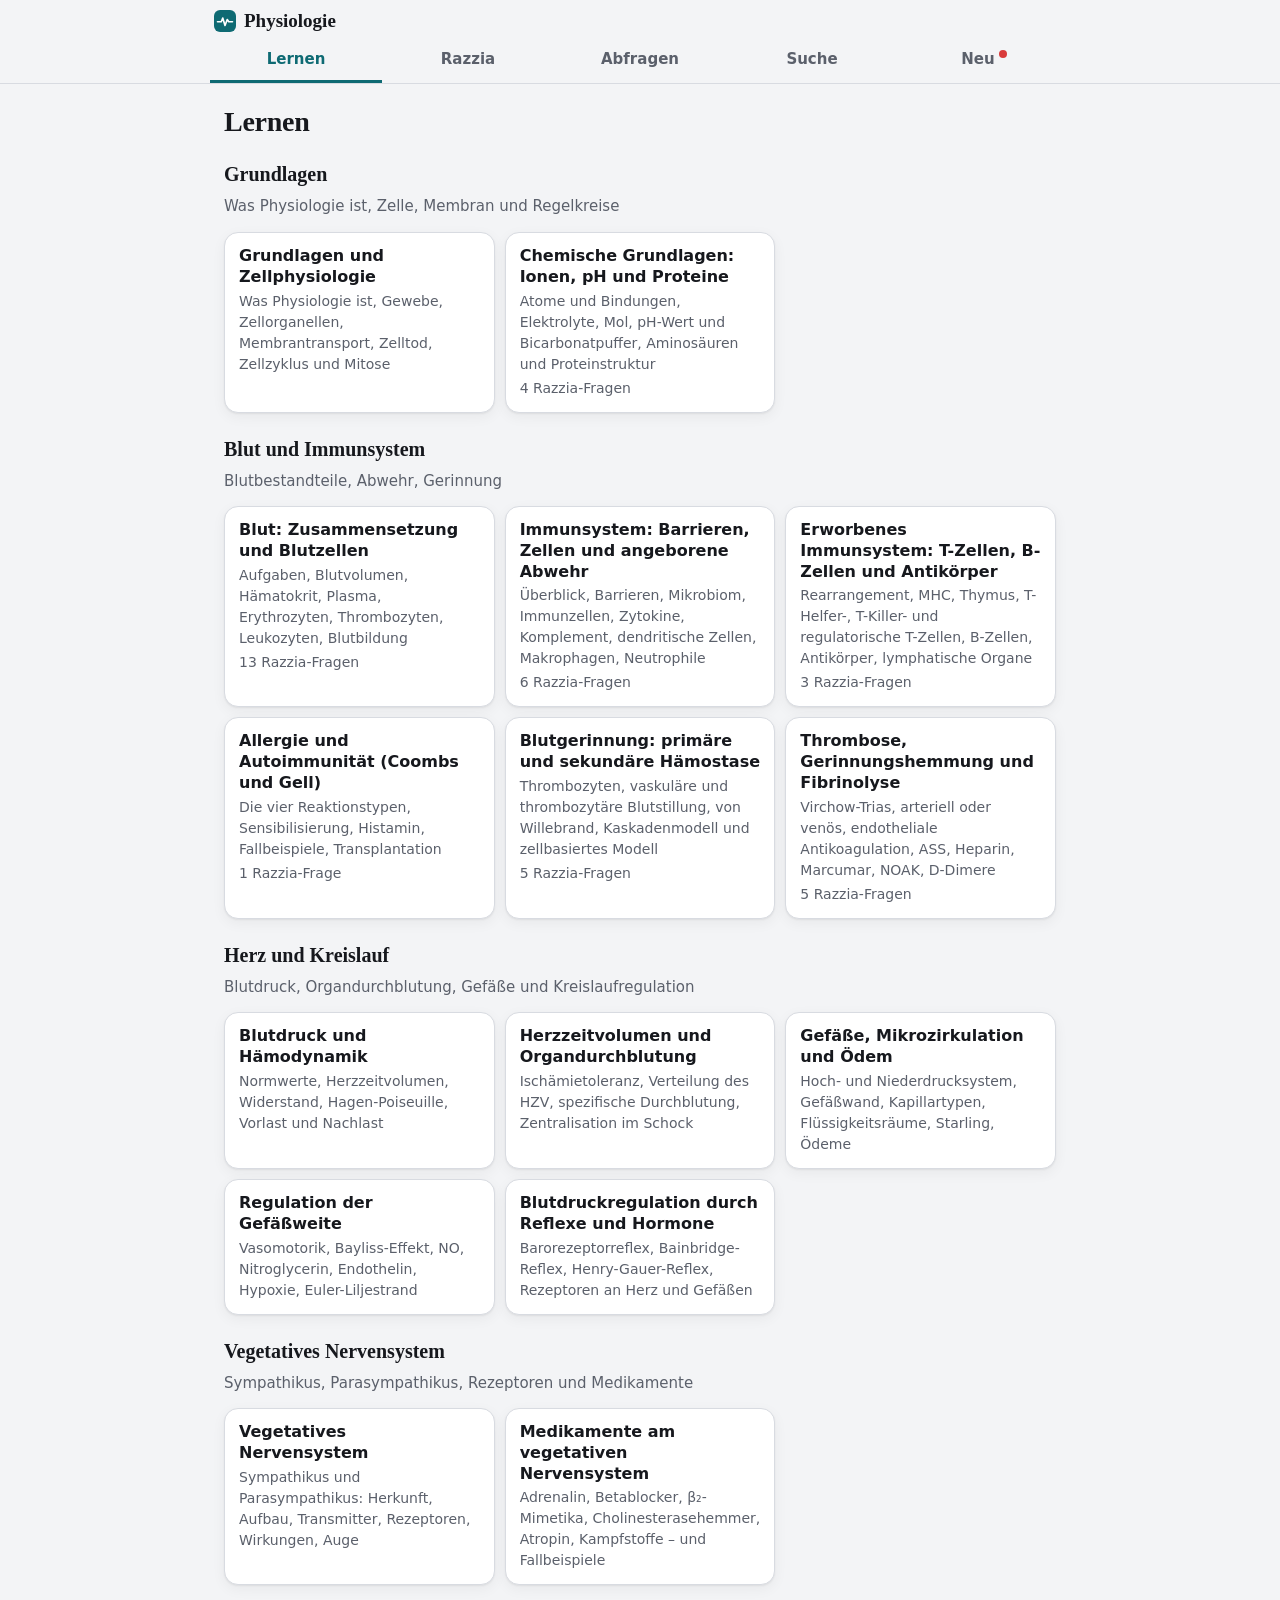
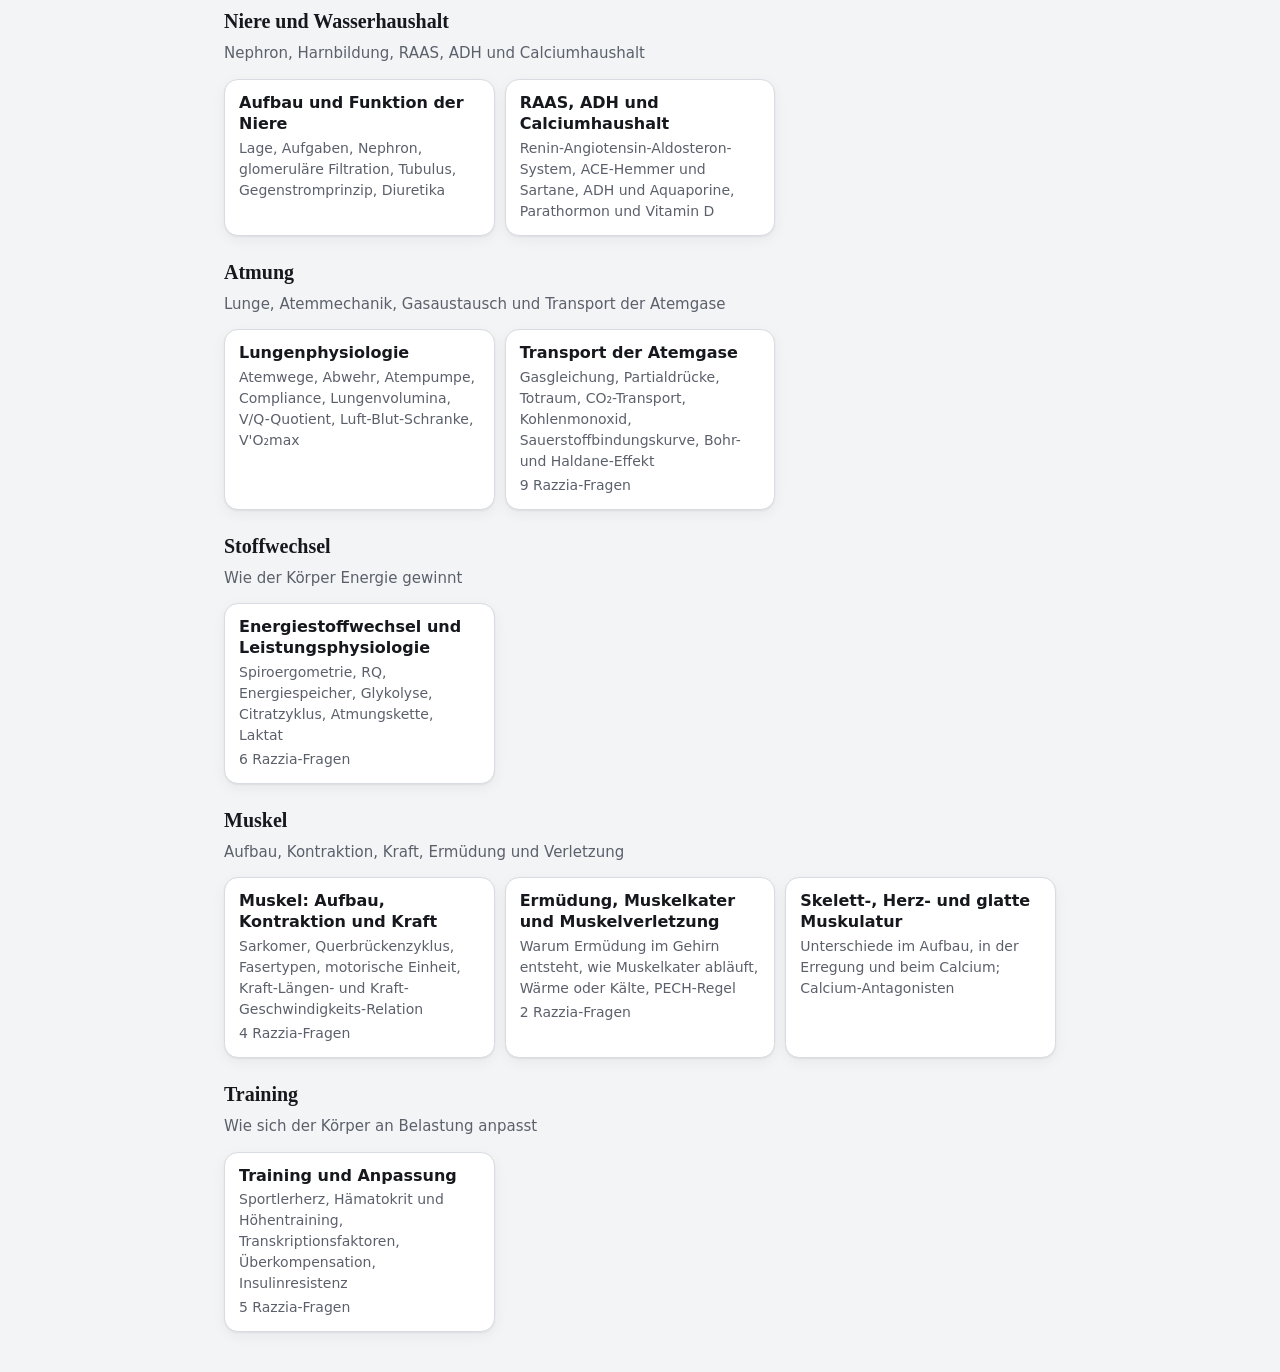
<file: index.html>
<!doctype html>
<html lang="de">
<head>
<meta charset="utf-8">
<meta name="viewport" content="width=device-width, initial-scale=1, viewport-fit=cover">
<meta name="color-scheme" content="light dark">
<meta name="theme-color" content="#F3F4F6" media="(prefers-color-scheme: light)">
<meta name="theme-color" content="#111318" media="(prefers-color-scheme: dark)">
<title>Physiologie</title>
<meta name="robots" content="noindex, nofollow">
<link rel="manifest" href="manifest.webmanifest">
<link rel="apple-touch-icon" href="icon-180.png">
<link rel="icon" type="image/png" sizes="192x192" href="icon-192.png">
<meta name="apple-mobile-web-app-capable" content="yes">
<meta name="mobile-web-app-capable" content="yes">
<meta name="apple-mobile-web-app-title" content="Physiologie">

<style>
:root{--bg:#F3F4F6;--surface:#fff;--ink:#16181D;--muted:#5B606B;--line:#D8DBE1;--field:#F7F8FA;
  --accent:#0E6A73;--on-accent:#fff;--soft:#E2F0F1;--merke:#FFF5DB;--merke-l:#D9A21F;--korr:#F2EDFC;--korr-l:#7D57C9;
  --dot:#D93B3B;--ok:#2E7D4F;--shadow:0 1px 2px rgba(0,0,0,.06),0 4px 14px rgba(0,0,0,.05);
  --serif:"Iowan Old Style","Palatino Linotype",Palatino,Georgia,"Times New Roman",serif;
  --sans:-apple-system,BlinkMacSystemFont,"Segoe UI",Roboto,system-ui,sans-serif}
/* Farben der Schaubilder: --X = kräftig (Linie, Schrift), --X-h = hell (Fläche) */
:root{--rot:#C8372D;--rot-h:#F9DAD6;--blau:#2F64B5;--blau-h:#DAE6F8;--gelb:#A57A00;--gelb-h:#FCEFC4;
  --gruen:#2E8540;--gruen-h:#D8EFDA;--lila:#7D57C9;--lila-h:#E9E0F9;--grau:#6B717D;--grau-h:#E7E9ED}
@media (prefers-color-scheme:dark){:root{--rot:#FF8277;--rot-h:#4A231F;--blau:#82AEF5;--blau-h:#1D2C48;--gelb:#E8C24A;--gelb-h:#3B3216;
  --gruen:#72CF93;--gruen-h:#1B3626;--lila:#B297EC;--lila-h:#2D2342;--grau:#A3A8B3;--grau-h:#2B2F38}}
@media (prefers-color-scheme:dark){:root{--bg:#111318;--surface:#1A1D24;--ink:#ECEEF2;--muted:#A3A8B3;--line:#313642;--field:#14171D;
  --accent:#5CC4CC;--on-accent:#06292C;--soft:#16302F;--merke:#2C2614;--merke-l:#C99A2E;--korr:#231C33;--korr-l:#A98BE6;
  --dot:#FF6B6B;--ok:#6BCB8E;--shadow:none}}
*{box-sizing:border-box}
[hidden]{display:none!important}
html{-webkit-text-size-adjust:100%}
body{margin:0;background:var(--bg);color:var(--ink);font:16px/1.5 var(--sans);-webkit-tap-highlight-color:transparent}
a{color:var(--accent)}
button{font:inherit;color:inherit}
:focus-visible{outline:2px solid var(--accent);outline-offset:2px}

/* Kopf */
.top{position:sticky;top:0;z-index:5;background:color-mix(in srgb,var(--bg) 88%,transparent);backdrop-filter:blur(10px);-webkit-backdrop-filter:blur(10px);
  border-bottom:1px solid var(--line);padding:max(8px,env(safe-area-inset-top)) 12px 0}
.brand{display:flex;align-items:center;gap:8px;font:600 19px/1.2 var(--serif);max-width:860px;margin:0 auto;padding:2px 4px 6px}
.logo{width:22px;height:22px;border-radius:6px;flex:none;background:var(--accent) no-repeat center/18px 18px url("data:image/svg+xml,%3Csvg xmlns='http://www.w3.org/2000/svg' viewBox='0 0 24 24'%3E%3Cpath d='M2 13h5l2-5 3 10 3-8 2 3h5' fill='none' stroke='%23fff' stroke-width='2.2' stroke-linecap='round' stroke-linejoin='round'/%3E%3C/svg%3E")}
@media (prefers-color-scheme:dark){.logo{background-image:url("data:image/svg+xml,%3Csvg xmlns='http://www.w3.org/2000/svg' viewBox='0 0 24 24'%3E%3Cpath d='M2 13h5l2-5 3 10 3-8 2 3h5' fill='none' stroke='%2306292C' stroke-width='2.2' stroke-linecap='round' stroke-linejoin='round'/%3E%3C/svg%3E")}}
.tabs{display:flex;max-width:860px;margin:0 auto}
.tabs a{flex:1;text-align:center;padding:9px 2px 10px;color:var(--muted);text-decoration:none;font-size:15px;font-weight:600;border-bottom:3px solid transparent;position:relative;white-space:nowrap}
.tabs a[aria-current]{color:var(--accent);border-bottom-color:var(--accent)}
.dot{display:inline-block;width:8px;height:8px;border-radius:50%;background:var(--dot);margin-left:4px;vertical-align:super}

main{max-width:860px;margin:0 auto;padding:16px 14px max(40px,env(safe-area-inset-bottom))}
h1{font:600 28px/1.15 var(--serif);margin:6px 0 6px;letter-spacing:-.01em}
h2{font:600 20px/1.25 var(--serif);margin:24px 0 8px}
h3{font-size:16px;margin:14px 0 6px}
.meta{color:var(--muted);margin:0 0 14px;font-size:15px}
.hinweis{color:var(--muted);font-size:14px;margin:8px 0}
.leer{background:var(--surface);border:1px dashed var(--line);border-radius:12px;padding:14px;color:var(--muted)}
.zurueck{display:inline-block;margin:2px 0 8px;text-decoration:none;font-weight:600;font-size:15px}

/* Karten-Listen */
.karten{display:grid;grid-template-columns:repeat(auto-fill,minmax(240px,1fr));gap:10px}
.karte-l,.treffer{display:flex;flex-direction:column;gap:3px;background:var(--surface);border:1px solid var(--line);border-radius:14px;padding:13px 14px;
  text-decoration:none;color:var(--ink);box-shadow:var(--shadow)}
.karte-l:hover,.treffer:hover{border-color:var(--accent)}
.k-t{font-weight:700;line-height:1.3}
.k-m{color:var(--muted);font-size:14px}
.k-k{font-size:14px;color:var(--muted)}

/* Lernformat */
.inhalt{display:flex;flex-wrap:wrap;gap:6px;margin:0 0 6px}
.inhalt button{border:1px solid var(--line);background:var(--surface);border-radius:999px;padding:5px 11px;font-size:14px;cursor:pointer}
.abschnitt{background:var(--surface);border:1px solid var(--line);border-radius:14px;padding:4px 16px 12px;margin:12px 0;box-shadow:var(--shadow);overflow-wrap:break-word;hyphens:auto;-webkit-hyphens:auto}
.abschnitt>h2:first-child{margin-top:12px}
.abschnitt ul{margin:8px 0;padding-left:20px}
.abschnitt li{margin:4px 0}
.abschnitt li::marker{color:var(--accent)}
.abschnitt li ul{margin:4px 0}
.abschnitt p{margin:8px 0}
.quelle{font-size:13px;color:var(--muted);margin:10px 0 0!important}
figure{margin:12px 0}
figcaption{font-size:14px;color:var(--muted);margin-top:6px}

.tbl-wrap{overflow-x:auto;margin:10px 0;-webkit-overflow-scrolling:touch}
table{border-collapse:collapse;width:100%;font-size:15px}
th,td{border:1px solid var(--line);padding:7px 9px;text-align:left;vertical-align:top}
th{background:var(--soft);font-weight:700}
@media (max-width:560px){
  .tbl-wrap.breit table,.tbl-wrap.breit tbody,.tbl-wrap.breit tr,.tbl-wrap.breit td{display:block;width:100%}
  .tbl-wrap.breit thead{display:none}
  .tbl-wrap.breit tr{border:1px solid var(--line);border-radius:10px;margin:0 0 8px;overflow:hidden}
  .tbl-wrap.breit td{border:0;border-top:1px solid var(--line);padding:6px 10px}
  .tbl-wrap.breit td:first-child{border-top:0;background:var(--soft);font-weight:700}
  .tbl-wrap.breit td:not(:first-child)::before{content:attr(data-label);display:block;font-size:12px;font-weight:700;color:var(--muted);text-transform:uppercase;letter-spacing:.03em}
}

/* Ablaufkette */
.fl{display:flex;flex-direction:column;align-items:stretch;gap:0}
.fl-s{background:var(--soft);border:1px solid color-mix(in srgb,var(--accent) 35%,var(--line));border-radius:10px;padding:8px 12px}
.fl-t{font-weight:700}
.fl-u{font-size:14px;color:var(--muted)}
.fl-a{display:flex;align-items:center;gap:8px;padding:2px 0 2px 18px;min-height:24px;color:var(--accent);font-size:13px}
.fl-a::before{content:"↓";font-size:18px;line-height:1}
.fl-a span{color:var(--muted)}
.fl-loop{margin-top:6px;font-size:14px;color:var(--accent);font-weight:600}
.fl.chips{flex-direction:row;flex-wrap:wrap;align-items:center;gap:4px 2px}
.fl.chips .fl-s{padding:4px 10px;border-radius:999px}
.fl.chips .fl-a{padding:0 2px;min-height:0}
.fl.chips .fl-a::before{content:"→"}
.fl.chips .fl-loop{width:100%}

/* Balken */
.br{display:grid;grid-template-columns:minmax(90px,max-content) 1fr max-content;gap:6px 10px;align-items:center}
.br-r{display:contents}
.br-l{font-size:14px;font-weight:600}
.br-t{height:14px;background:var(--field);border:1px solid var(--line);border-radius:999px;overflow:hidden;min-width:60px}
.br-f{height:100%;background:var(--accent);border-radius:999px}
.br-v{font-size:14px;color:var(--muted);white-space:nowrap}
@media (max-width:420px){.br{grid-template-columns:1fr max-content}.br-l{grid-column:1/3;margin-top:4px}}

/* Schichten */
.ly{display:flex;flex-direction:column;gap:3px}
.ly-s{display:flex;justify-content:space-between;gap:10px;flex-wrap:wrap;padding:8px 12px;border-radius:8px;
  background:color-mix(in srgb,var(--accent) calc(10% + var(--i) * 70% / var(--n)),var(--surface));
  margin:0 calc(var(--i) * 10px)}
.ly-n{font-weight:700}
.ly-x{font-size:14px;opacity:.85}
.ly-e{font-size:13px;color:var(--muted);text-align:center}

.merke{background:var(--merke);border-left:4px solid var(--merke-l);border-radius:8px;padding:8px 12px;margin:10px 0}
.merke-k,.korr-k{font-size:12px;font-weight:800;text-transform:uppercase;letter-spacing:.05em;color:var(--merke-l)}
.korr{background:var(--korr);border-left:4px solid var(--korr-l);border-radius:8px;padding:8px 12px;margin:10px 0}
.korr-k{color:var(--korr-l)}
.korr ul{margin:6px 0;padding-left:18px}

.thema-fragen{margin:18px 0}
.thema-fragen a{display:block;text-align:center;background:var(--accent);color:var(--on-accent);text-decoration:none;font-weight:700;padding:13px;border-radius:12px}

/* Fragen */
.leiste{display:flex;gap:10px;align-items:center;justify-content:space-between;flex-wrap:wrap;margin:6px 0 10px}
.frage{background:var(--surface);border:1px solid var(--line);border-radius:14px;margin:10px 0;box-shadow:var(--shadow);overflow:hidden}
.frage-f{display:flex;gap:10px;align-items:flex-start;width:100%;text-align:left;background:none;border:0;padding:13px 14px 4px;cursor:pointer;font-weight:600;line-height:1.4}
.nr{flex:none;min-width:26px;height:26px;border-radius:8px;background:var(--soft);color:var(--accent);display:grid;place-items:center;font-size:13px;font-weight:800}
.ft{flex:1}
.st{flex:none;font-weight:800;color:var(--muted)}
.st.ok{color:var(--ok)}
.frage-abb{padding:0 14px 0 50px}
.frage-abb .abschnitt{box-shadow:none;margin:4px 0 8px;padding:2px 12px 8px;background:var(--field)}
.karte .frage-abb{padding:0}
details.frage-abb summary{cursor:pointer;font-size:14px;color:var(--accent);font-weight:600;padding:2px 0 8px}
.nr{padding:0 5px}
.frage-meta{display:flex;gap:10px;flex-wrap:wrap;padding:0 14px 12px 50px;font-size:13px}
.zum-thema{color:var(--muted)}
.korr-tag{color:var(--korr-l);font-weight:700}
.frage .antwort{display:none;border-top:1px dashed var(--line);padding:2px 14px 12px}
.frage.offen .antwort{display:block;animation:auf .18s ease-out}
.frage:not(.offen) .frage-f::after{content:"Antippen";flex:none;font-size:12px;font-weight:700;color:var(--accent);background:var(--soft);border-radius:999px;padding:3px 8px}
.antwort .abschnitt{box-shadow:none;border:0;padding:0;margin:6px 0;background:none}
@keyframes auf{from{opacity:0;transform:translateY(-3px)}to{opacity:1;transform:none}}

/* Knöpfe */
.knopf{background:var(--accent);color:var(--on-accent);border:0;border-radius:12px;padding:12px 18px;font-weight:700;cursor:pointer}
.knopf.leise{background:var(--surface);color:var(--accent);border:1px solid var(--line)}
.link{background:none;border:0;color:var(--muted);text-decoration:underline;cursor:pointer;margin:18px auto 0;display:block}

/* Abfragen */
.wahl{border:1px solid var(--line);border-radius:14px;background:var(--surface);padding:6px 12px 10px;margin:10px 0}
.wahl legend{font-weight:700;padding:0 6px}
.wahl label,.opt{display:flex;align-items:center;gap:10px;padding:8px 2px;cursor:pointer}
.wahl input,.opt input{width:20px;height:20px;accent-color:var(--accent);flex:none}
.wahl span:nth-child(2){flex:1}
.anz{color:var(--muted);font-size:14px}
#start{width:100%;margin-top:10px;font-size:17px}
.fortschritt{height:6px;background:var(--line);border-radius:999px;overflow:hidden;margin:4px 0 14px}
.fortschritt div{height:100%;background:var(--accent)}
.karte{background:var(--surface);border:1px solid var(--line);border-radius:16px;padding:16px;box-shadow:var(--shadow);overflow-wrap:break-word;hyphens:auto;-webkit-hyphens:auto}
.k-meta{display:flex;justify-content:space-between;gap:10px;flex-wrap:wrap;color:var(--muted);font-size:13px;margin-bottom:8px}
.k-frage{font:600 21px/1.3 var(--serif)}
.karte .antwort{display:none;border-top:1px dashed var(--line);margin-top:12px;padding-top:4px}
.karte.offen .antwort{display:block;animation:auf .18s ease-out}
.karte .antwort .abschnitt{box-shadow:none;border:0;padding:0;background:none}
#zeigen{width:100%;margin-top:12px;font-size:17px}
.k-knoepfe{display:grid;grid-template-columns:1fr 1fr;gap:10px;margin-top:12px}
.k-knoepfe .knopf{font-size:17px}
.ende{background:var(--surface);border:1px solid var(--line);border-radius:16px;padding:16px;box-shadow:var(--shadow)}
.ende .gross{font-size:19px;font-weight:700}

/* Suche */
#q{width:100%;font:inherit;font-size:17px;padding:12px 14px;border:1px solid var(--line);border-radius:12px;background:var(--surface);color:var(--ink);margin:4px 0 6px}
.ergebnis{display:flex;flex-direction:column;gap:8px}
.snip{font-size:14px;color:var(--muted);overflow-wrap:anywhere}
mark{background:color-mix(in srgb,var(--merke-l) 40%,transparent);color:inherit;border-radius:3px;padding:0 1px}

/* Neu */
.neu-eintrag{background:var(--surface);border:1px solid var(--line);border-radius:14px;padding:4px 16px 10px;margin:12px 0;box-shadow:var(--shadow)}
.neu-eintrag .meta{margin:12px 0 0}
.neu-eintrag h2{margin-top:2px}
@media print{.top{position:static}.frage .antwort{display:block}}

/* Schaubilder (inhalt/bilder/*.svg) */
.bild{margin:10px auto 4px;max-width:460px}
@media (max-width:560px){.bild{margin:10px -8px 4px}}
.bild svg{display:block;width:100%;height:auto;color:var(--ink);font-family:var(--sans);overflow:visible}
.bild figcaption{text-align:center}
.bild path,.bild rect,.bild circle,.bild ellipse,.bild line,.bild polyline,.bild polygon{fill:none;stroke:currentColor;stroke-width:1.5;stroke-linejoin:round;stroke-linecap:round}
.bild text{fill:currentColor;stroke:none;font-size:15px}
.bild tspan{font-size:inherit}
.bild .rot{fill:var(--rot-h);stroke:var(--rot)} .bild .rot-v{fill:var(--rot);stroke:none} .bild .rot-s{fill:none;stroke:var(--rot);stroke-width:2} .bild .rot-t{fill:var(--rot)}
.bild .blau{fill:var(--blau-h);stroke:var(--blau)} .bild .blau-v{fill:var(--blau);stroke:none} .bild .blau-s{fill:none;stroke:var(--blau);stroke-width:2} .bild .blau-t{fill:var(--blau)}
.bild .gelb{fill:var(--gelb-h);stroke:var(--gelb)} .bild .gelb-v{fill:var(--gelb);stroke:none} .bild .gelb-s{fill:none;stroke:var(--gelb);stroke-width:2} .bild .gelb-t{fill:var(--gelb)}
.bild .gruen{fill:var(--gruen-h);stroke:var(--gruen)} .bild .gruen-v{fill:var(--gruen);stroke:none} .bild .gruen-s{fill:none;stroke:var(--gruen);stroke-width:2} .bild .gruen-t{fill:var(--gruen)}
.bild .lila{fill:var(--lila-h);stroke:var(--lila)} .bild .lila-v{fill:var(--lila);stroke:none} .bild .lila-s{fill:none;stroke:var(--lila);stroke-width:2} .bild .lila-t{fill:var(--lila)}
.bild .grau{fill:var(--grau-h);stroke:var(--grau)} .bild .grau-v{fill:var(--grau);stroke:none} .bild .grau-s{fill:none;stroke:var(--grau);stroke-width:2} .bild .grau-t{fill:var(--grau)}
.bild .akz{fill:var(--soft);stroke:var(--accent)} .bild .akz-v{fill:var(--accent);stroke:none} .bild .akz-s{fill:none;stroke:var(--accent);stroke-width:2} .bild .akz-t{fill:var(--accent)}
.bild .ink-v{fill:currentColor;stroke:none} .bild .bg-v{fill:var(--surface);stroke:none}
.bild .k{font-size:13px;fill:var(--muted)} .bild .s{font-size:13px} .bild .f{font-weight:700} .bild .g{font-size:17px;font-weight:700} .bild .i{font-style:italic}
.bild .halo{paint-order:stroke;stroke:var(--surface);stroke-width:4px;stroke-linejoin:round}
.bild .w1{stroke-width:1} .bild .w2{stroke-width:2.5} .bild .w3{stroke-width:4} .bild .w0{stroke:none} .bild .d{stroke-dasharray:5 4} .bild .nf{fill:none}

</style>
</head>
<body>
<div id="app"></div>
<script id="data" type="application/json">{"themen":[{"id":"zelle","titel":"Grundlagen und Zellphysiologie","bereich":"Grundlagen","kurz":"Was Physiologie ist, Gewebe, Zellorganellen, Membrantransport, Zelltod, Zellzyklus und Mitose","lern":[{"h":"Was ist Physiologie?","li":["**Physiologie** (griech. physis = Natur, logos = Lehre) befasst sich mit der **Funktion** des Körpers","**Anatomie** (ana = auseinander, temnein = schneiden) untersucht den **Aufbau**","Grundlagenfächer: **Biochemie** (Chemie des Kohlenstoffs) und **Physik** – beide arbeiten mit Modellen (z. B. Atommodell nach Bohr)"],"tc":[["Ebene","Was man betrachtet","Fach"],["1","was wir sehen","Anatomie"],["2","Lichtmikroskop: Zellen","Anatomie"],["3","Elektronenmikroskop: Zellorganellen","Physiologie"],["4","Stoffe und ihre Wechselwirkung","Physiologie (Biochemie)"],["5","Aufbau der Stoffe, Kräfte","Physiologie (Physik)"]],"q":[["GL",1]]},{"h":"Organsysteme und Grundgewebe","li":["Die Physiologie fasst Organe zu **Organsystemen** zusammen: Nerven-, Atmungs-, Herz-Kreislauf-, Immun-, Verdauungs-, Ausscheidungssystem, Bewegungs- und Fortpflanzungsapparat",["**4 Grundgewebe:**","**Epithelgewebe** – kleidet Organe aus (Schleimhäute von Lunge und Magen-Darm, Haut)","**Binde-, Fett- und Knochengewebe**","**Muskelgewebe** – Skelett-, Herz- und glatte Muskulatur","**Nervengewebe**"],"Beispiel Pankreas: kreisförmig angeordnete Drüsenzellen geben Verdauungssaft in den Darm ab (**exokrin**); die Langerhans-Inseln geben Insulin und Glukagon ins Blut (**endokrin**)"],"q":[["GL",1]]},{"h":"Die Zelle in Zahlen","tc":[["Zelle","Größe"],["typische Zelle","10–20 µm"],["Erythrozyt","7,5 µm"],["Lymphozyt","6–8 µm"],["Eizelle","100–200 µm"],["Axon","bis 1 m"]],"li":["Ein 70-kg-Mann hat etwa **30 Billionen Körperzellen** und etwa **39 Billionen Bakterien** (v. a. im Darm) – die Bakterien wiegen nur ca. 0,2 kg","Bakterien (**Prokaryonten**, ohne Zellkern) teilen sich in zwei neue Bakterien; menschliche Zellen (**Eukaryonten**) teilen sich, bleiben aber Teil desselben Organismus"],"q":[["GL",2]]},{"h":"Die Zellorganellen","bild":{"n":"zelle-organellen","u":"Schema einer menschlichen Zelle mit den wichtigsten Organellen (nicht maßstabsgetreu)."},"tb":[["Organell","Aufgabe"],["Zellmembran","grenzt die Zelle ab"],["Zellkern","Informationszentrale mit der DNA (ca. 2 m lang); 46 Chromosomen (23 von der Mutter, 23 vom Vater; Paar 23 = Geschlechtschromosomen)"],["Kernkörperchen (Nukleolus)","bildet die Ribosomen"],["Ribosomen","„Proteinfabrik“: bauen nach der mRNA Proteine; frei im Zytoplasma oder am rauen ER"],["Golgi-Apparat","gibt Proteinen ihre Form, hängt Zucker oder Lipide an, verpackt in Vesikel"],["Lysosomen","bauen Abfall, verschlissene Zellteile und Fremdmaterial (z. B. Viren) ab"],["Mitochondrien","„Kraftwerk“: Atmungskette, ATP; 2 Membranen, innere stark gefaltet; eigene DNA (immer von der Mutter)"],["Zytoskelett","Mikrofilamente und Mikrotubuli: Stabilität, Transport"],["Zilien","z. B. Atemwegsepithel: transportieren Schadstoffe aus der Lunge"]],"m":"**Endosymbiontentheorie:** Mitochondrien waren einmal eigenständige Bakterien, die von einer Wirtszelle aufgenommen wurden – daher die doppelte Membran und die eigene DNA.","q":[["GL","2–3"]]},{"h":"Die Zellmembran","bild":{"n":"membran","u":"Zellmembran als **Lipiddoppelschicht**: Köpfe zum Wasser (außen und innen), Schwänze nach innen. Dazwischen Proteine, außen Zuckerketten (Glykokalyx)."},"li":["Doppelschicht aus **Phospholipiden** (Flüssig-Mosaik-Modell): hydrophile Köpfe nach außen und innen zum Wasser, hydrophobe Schwänze nach innen","Außen Zuckerketten (**Glykokalyx**), z. B. als Rezeptoren","Dazwischen **Transmembranproteine**, z. B. Kanäle für Ionen, Glukose, Laktat","Schützt vor mechanischer und chemischer Schädigung – nicht vor radioaktiver Strahlung"],"q":[["GL",4]]},{"h":"Transport durch die Membran","bild":{"n":"membrantransport","u":"Wege durch die Membran (oben außen, unten innen): Diffusion und Kanäle kommen ohne Energie aus, die **Na⁺/K⁺-Pumpe** und Bläschen brauchen ATP."},"tb":[["Art","Was passiert","Energie"],["Diffusion","Teilchen wandern entlang des Konzentrationsgefälles, bis die Konzentration ausgeglichen ist","nein"],["Osmose","Wasser fließt durch eine **semipermeable** Membran zur höheren Teilchenkonzentration","nein"],["Erleichterter Transport","über Kanalproteine","nein"],["Aktiver Transport","**gegen** das Konzentrationsgefälle (z. B. Na⁺/K⁺-Pumpe)","ja (ATP)"],["Vesikeltransport","große Teilchen in Bläschen: **Endozytose** (hinein), **Exozytose** (hinaus)","ja"]],"m":"**Osmotischer Druck** braucht zwei Dinge: eine Membran, die nur Wasser durchlässt, und einen Konzentrationsunterschied zwischen zwei Räumen.","li":["Beispiel rezeptorvermittelte Endozytose: **LDL**-Cholesterin bindet an den LDL-Rezeptor, die Membran stülpt sich ein, der Rezeptor wird recycelt"],"q":[["GL","4–5"]]},{"h":"Proteinsynthese","fl":{"s":[["Transkriptionsfaktoren aktiviert"],["Transkription","DNA → mRNA im Zellkern"],["mRNA verlässt den Kern","über Kernporen"],["Translation","am Ribosom werden die Aminosäuren in der kodierten Reihenfolge verknüpft"],["Golgi-Apparat","Form, Verpackung"]]},"q":[["GL","3, 5"]]},{"h":"Zelltod: Apoptose und Nekrose","tb":[["","Apoptose","Nekrose"],["Was","**programmierter** Zelltod, vom Körper kontrolliert","Zerstörung **von außen**"],["Auslöser","fehlendes Überlebenssignal (Hormone, Wachstumsfaktoren) oder Todessignal anderer Zellen","Hitze, Kälte, Strahlung, Säuren, Laugen, Infektionen"],["Ablauf","Zelle schrumpft, zerfällt in Bläschen, Fresszellen räumen auf","Zelle schwillt an und platzt"],["Entzündung","**keine**","**schwere Entzündung**"]],"q":[["GL",6]]},{"h":"Lebensdauer und Regeneration","tc":[["Zellen","Lebensdauer (laut Zusammenfassung)"],["Erythrozyten","120 Tage"],["Thrombozyten","8–10 Tage"],["Darmzellen","30–35 Stunden"],["Herzmuskelzellen","ein Leben lang"]],"li":["Ausgereifte **Muskel- und Nervenzellen** teilen sich nicht mehr (bleiben in der Interphase) → nach Herzinfarkt oder Schlaganfall entsteht eine **Narbe**","Muskelgewebe kann aber aus unreifen **Muskelstammzellen** ersetzt werden","Die **Leber** regeneriert sich sogar nach Entfernung von bis zu ¾ (Wachstumsfaktoren) – Sage von Prometheus","Für Leberzellen nennt deine Zusammenfassung 10–15 Tage; Lehrbücher geben eher Monate bis über ein Jahr an"],"q":[["GL","6–7"],["BL","2–3"]]},{"h":"Zellzyklus und Mitose","bild":{"n":"mitose","u":"Die vier Phasen der Mitose – am Ende stehen **2 identische Tochterzellen**."},"fl":{"s":[["G1-Phase","Zelle wächst, Organellen vermehren sich, Proteine werden gebildet"],["S-Phase","DNA wird verdoppelt (Polymerase kopiert jeden Strang)"],["G2-Phase","Kontrolle der Kopie – bei Fehlern Apoptose"],["Prophase","DNA kondensiert zu Chromosomen, Kernmembran löst sich auf, Spindelfasern"],["Metaphase","Chromosomen in der Äquatorialebene"],["Anaphase","Chromatiden werden zu den Polen gezogen („ana“ = auseinander)"],["Telophase","neue Kernmembranen, Zelle schnürt sich ein → 2 identische Tochterzellen"]],"loop":true},"m":"**Meiose** (Keimzellen) ist anders: Austausch von Abschnitten zwischen mütterlichem und väterlichem Chromosom (**Crossing-over**), zwei Teilungen → **4 Tochterzellen mit unterschiedlichem Erbgut**.","li":["Chromosomen vor der Teilung: 2 identische **Chromatiden**, verbunden am **Zentromer**; DNA um **Histone** gewickelt","Geschlecht: Jungen haben ein X von der Mutter und ein Y vom Vater, Mädchen je ein X von Mutter und Vater"],"q":[["GL","7–8"]]}]},{"id":"chemie","titel":"Chemische Grundlagen: Ionen, pH und Proteine","bereich":"Grundlagen","kurz":"Atome und Bindungen, Elektrolyte, Mol, pH-Wert und Bicarbonatpuffer, Aminosäuren und Proteinstruktur","lern":[{"h":"Atome","li":["Atome (griech. atomos = unteilbar) sind die Grundbausteine der Materie; nur eine Atomart = **chemisches Element**","Im Körper: 26 Elemente, v. a. Wasserstoff (63 %), Sauerstoff (26 %), Kohlenstoff (9 %) und Stickstoff (1 %) – gezählt nach der Zahl der Atome","Kern aus positiven **Protonen** und **Neutronen** (99,2 % der Masse); negative **Elektronen** auf bis zu 6 Schalen (je Schale bis 2n² Elektronen)"],"q":[["BL",5]]},{"h":"Chemische Bindungen","tb":[["Bindung","Wie","Beispiel"],["Elektronenpaarbindung (kovalent)","Atome **teilen** sich Elektronen","Methan: C teilt je ein Elektron mit 4 H-Atomen"],["Ionenbindung","ein Atom **gibt** Elektronen ab, ein anderes **nimmt** sie auf; die Ladungen ziehen sich an","Na⁺ und Cl⁻ im Kochsalz"]],"li":["Ziel ist die stabile **Edelgaskonfiguration** (volle äußere Schale)","Positiv geladen = **Kation**, negativ geladen = **Anion**; Ionen heißen auch **Elektrolyte**"],"q":[["BL","5–6"]]},{"h":"Die wichtigen Elektrolyte","tc":[["Ion","Plasma"],["Na⁺","140 mmol/l"],["K⁺","4 mmol/l"],["Ca²⁺","zweifach positiv"],["Cl⁻","einziges der vier, das negativ ist"]],"li":["Alle vier sind wichtig für die Erregungsleitung in Nerven-, Skelett- und Herzmuskelzellen; **Ca²⁺** ist das Schlüsselion der Muskelkontraktion","**Na⁺** hat die höchste Konzentration im Plasma → hauptverantwortlich für den **osmotischen Druck**"],"q":[["BL","6–7"]]},{"h":"Das Mol","li":["**1 Mol** = 6,022 × 10²³ Teilchen (Avogadro) – so viele H-Atome wiegen 1 g","Konzentrationen gibt man gern in mmol/l an, Mengen in g oder mg"],"m":"Beispiel: 0,9 % NaCl = 9 g/l. NaCl wiegt 58,4 g/mol → 9 ÷ 58,4 = 0,154 mol/l = **154 mmol/l**.","q":[["BL",7]]},{"h":"pH-Wert","bild":{"n":"ph-skala","u":"pH-Skala mit Beispielen aus dem Skript. Blut liegt knapp über 7, ist also **leicht basisch**."},"m":"**pH = −log₁₀ [H⁺]**","li":["Säuren geben Protonen (H⁺) ab, Basen nehmen sie auf (Brønsted)","Wasser pH 7,0; sauer unter 7, basisch (alkalisch) über 7","−log₁₀ einfach gesagt: Stellen hinter dem Komma zählen – 0,0000001 → pH 7","**Blut: 7,37–7,43**, also leicht basisch. Schon kleine Änderungen verändern die Form von Proteinen → Funktionsstörungen"],"tc":[["Flüssigkeit","pH"],["Magensäure","1–2"],["Urin","5–7,5"],["Speichel","6,5–7,0"],["Gelenkflüssigkeit","7,4–7,8"],["Pankreassekret","7,5–8,8"]],"q":[["BL","7–8"]]},{"h":"Der Bicarbonatpuffer","m":"**HCO₃⁻ + H⁺ ⇌ H₂CO₃ ⇌ CO₂ + H₂O**","li":["Wichtigstes Puffersystem im Blut: fängt bei Übersäuerung H⁺ ab und gibt bei zu viel Base H⁺ frei","Mehr CO₂ → mehr H⁺ → pH fällt; ebenso wenn Bicarbonat abnimmt","**Carboanhydrase** im Erythrozyten beschleunigt CO₂ + H₂O → H₂CO₃","Die **Lunge** atmet CO₂ ab, die **Niere** scheidet H⁺ und Bicarbonat aus bzw. holt sie zurück"],"q":[["BL","8–9"]]},{"h":"Proteine","bild":{"n":"protein-struktur","u":"Die vier Strukturebenen eines Proteins – von der Kette der Aminosäuren bis zu mehreren Untereinheiten (z. B. Hämoglobin)."},"li":["Griech. proteios = der Erste; Proteine sind die „Sprache der Biochemie“",["Aufgaben","Bewegung (Aktin, Myosin)","Struktur (Kollagen, Tubulin)","Transport (Hämoglobin, Transferrin)","Membranproteine (Ionenkanäle, Na⁺/K⁺-Pumpe)","Enzyme","Speicher (Ferritin speichert Eisen)","Abwehr (Antikörper)"],"Bausteine: **20 Aminosäuren**, die die DNA kodiert (dazu Selenocystein = 21.)","Jede Aminosäure hat eine **Aminogruppe** (Stickstoff), eine **Carboxylgruppe** (gibt H⁺ ab → „-säure“) und einen Rest","**Peptidbindung:** Aminogruppe der einen + Carboxylgruppe der anderen Aminosäure, unter Abspaltung von Wasser (im Ribosom)"],"tc":[["Struktur","Was sie hält"],["Primär","Reihenfolge der Aminosäuren"],["Sekundär","Wasserstoffbrücken → Helix"],["Tertiär","Schwefelbrücken → weitere Faltung"],["Quartär","hydrophile und hydrophobe Abschnitte → Untereinheiten"]],"q":[["BL","9–10"]]}]},{"id":"blut","titel":"Blut: Zusammensetzung und Blutzellen","bereich":"Blut und Immunsystem","kurz":"Aufgaben, Blutvolumen, Hämatokrit, Plasma, Erythrozyten, Thrombozyten, Leukozyten, Blutbildung","lern":[{"h":"Aufgaben des Blutes","tb":[["Aufgabe","Beispiele"],["Transport","Atemgase (Hämoglobin, Plasma), Nährstoffe, Stoffwechselprodukte (Harnstoff, Harnsäure, Kreatinin, Ketonkörper), Elektrolyte, Hormone, Enzyme"],["Gerinnung","Thrombozyten und Plasmafaktoren"],["Immunabwehr","Leukozyten, Plasmafaktoren, Zytokine"],["pH-Regulation","Bicarbonatpuffer"],["Wärme","Plasma als Wärmespeicher"],["Flüssigkeitshaushalt","Plasmaproteine, Elektrolyte"]],"q":[["BL",1]]},{"h":"Zusammensetzung","bild":{"n":"blut-roehrchen","u":"Blut im Röhrchen nach dem Zentrifugieren: Die schweren Zellen sinken nach unten. Der Anteil der Zellen am Gesamtvolumen ist der **Hämatokrit**."},"li":["**Blutvolumen:** ca. **70 ml/kg** Körpergewicht = 4,5–6 l"],"ly":{"s":[["Blutplasma (55 %)","Wasser 90 %, Plasmaproteine 8 % (Albumin 60 %, Globuline 40 %), Elektrolyte, Hormone, Nährstoffe 2 %"],["Blutzellen (45 %)","Erythrozyten 99 %, Leukozyten und Thrombozyten je unter 1 %"]]},"m":["**Hämatokrit** = Anteil der Blutzellen am Gesamtvolumen, normal ca. **42 %**","Frauen **0,37–0,47**, Männer **0,40–0,52**"],"q":[["BL",2]]},{"h":"Wann sich der Hämatokrit ändert","tb":[["Ursache","Hämatokrit","Beispiel"],["weniger Erythrozyten","↓","Eisenmangel, chronische Blutung"],["mehr Erythrozyten (Polyglobulie)","↑","chronischer O₂-Mangel: Herzfehler, Lungenerkrankung, Höhe"],["mehr Plasma","↓","Niereninsuffizienz"],["weniger Plasma","↑","Exsikkose, Durchfall, Erbrechen, starkes Schwitzen"]],"li":["Leukozyten und Thrombozyten machen 10- bzw. 100-mal weniger Volumen aus – sie beeinflussen den Hk praktisch nicht"],"q":[["BL",4]]},{"h":"Die Blutzellen","bild":{"n":"blutzellen","u":"Die drei Blutzellarten ungefähr im Größenverhältnis; die Zahlen sind die Anzahl pro µl Blut. Erythrozyten sind kernlos und in der Mitte eingedellt (Seitenansicht)."},"tb":[["Zelle","Größe","Anzahl pro µl","Lebensdauer","Aufgabe"],["**Erythrozyten** (rote Blutkörperchen)","7,5 µm","**4–5 Mio.**","**120 Tage**","O₂-Transport mit Hämoglobin, auch CO₂ und pH; kernlos"],["**Thrombozyten** (Blutplättchen)","1–3 µm","**150.000–300.000** (Skript Blut: bis 350.000)","**8–10 Tage**","Gerinnung; kernlos, aus Megakaryozyten"],["**Leukozyten** (weiße Blutkörperchen)","6–10 µm","**5.000–10.000**","unterschiedlich","Immunabwehr; können per **Diapedese** ins Gewebe wandern"]],"m":"Die Normwerte sind physiologisches Basiswissen – sie werden gern in der Razzia abgefragt.","li":["Mehr als 10.000 Leukozyten/µl = **Leukozytose** (z. B. Entzündung)","Name: griech. leukos = weiß (weiße Schicht im Röhrchen); Granulozyten nach den Granula (lat. Körnchen)"],"q":[["BL","2–3"],["GE",2]]},{"h":"Leukozyten im Blut – der Häufigkeit nach","bild":{"n":"leukozyten","u":"Die 5 Leukozytenarten im Blut, von häufig nach selten – Merksatz **Never Let Monkeys Eat Bananas**."},"fl":{"s":[["Neutrophile Granulozyten","„Never“"],["Lymphozyten","„Let“"],["Monozyten","„Monkeys“"],["Eosinophile Granulozyten","„Eat“ – Granula rot"],["Basophile Granulozyten","„Bananas“ – Granula blau"]]},"li":["**Nur im Gewebe:** Makrophagen (ausgewanderte Monozyten), dendritische Zellen, Mastzellen","**Monozyten** sind die größten Blutzellen (nicht die häufigsten!), mit nierenförmigem Kern"],"q":[["IM","6–7"]]},{"h":"Blutbildung","fl":{"s":[["Pluripotente Stammzelle","im Knochenmark (lat. plures = mehrere, potens = fähig)"],["Vorläuferzellen","myeloisch oder lymphatisch; Zwischenstufen heißen „-blast“"],["Reife Blutzellen","Erythrozyten (angetrieben durch **Erythropoietin** aus der Niere), Thrombozyten, Leukozyten"]]},"li":["**Leukämie:** entartete Vorläuferzellen (Blasten) verdrängen die normale Blutbildung und werden massenhaft ins Blut geschwemmt","**Polyglobulie:** ungebremste Erythrozytenbildung, meist bei chronischem O₂-Mangel","Alte Blutzellen werden in der **Milz** aus dem Blut entfernt","Frauen verlieren mit der Monatsblutung regelmäßig Erythrozyten"],"q":[["BL","3–4"]]}]},{"id":"immunsystem","titel":"Immunsystem: Barrieren, Zellen und angeborene Abwehr","bereich":"Blut und Immunsystem","kurz":"Überblick, Barrieren, Mikrobiom, Immunzellen, Zytokine, Komplement, dendritische Zellen, Makrophagen, Neutrophile","lern":[{"h":"Überblick","bild":{"n":"immun-ebenen","u":"Drei Abwehrlinien: Barrieren und angeborene Abwehr fangen etwa **95 %** der Erreger ab, gegen den Rest lernt das erworbene Immunsystem."},"li":["Das Immunsystem unterscheidet **Selbst** (eigener Körper) und **Fremd** (Erreger)","Fehler: Reaktion gegen Harmloses = **Allergie** (bis zum anaphylaktischen Schock); Reaktion gegen Eigenes = **Autoimmunität** (z. B. Typ-1-Diabetes, M. Basedow, M. Bechterew, rheumatoide Arthritis)"],"tb":[["Unterscheidung","Möglichkeiten"],["Bestandteil","**zellulär** (Leukozyten) oder **humoral** (Proteine im Plasma: Zytokine, Komplement, Antikörper)"],["Ort","im **Blut** oder im **Gewebe** (Diapedese = Auswandern aus der Blutbahn)"],["Herkunft","**angeboren** (unspezifisch, schnell) oder **erworben** (spezifisch, langsam, mit Gedächtnis)"]],"m":"95 % der Erreger werden von Schleimhäuten, Mikroflora und angeborenem Immunsystem abgefangen. Das erworbene Immunsystem lernt gegen die übrigen 5 % – ohne es wären diese Infektionen tödlich.","q":[["IM","1, 4"],["IM2",1]]},{"h":"Barrieren","tb":[["Organ","Mechanisch","Chemisch"],["Haut","Epithel mit Tight Junctions","Fettsäuren, antimikrobielle Peptide"],["Darm","Epithel, Schleim","Magensäure (niedriger pH), Enzyme, antimikrobielle Peptide"],["Lunge","Schleim, Zilien","Surfactant, antimikrobielle Peptide"],["Auge","Tränenflüssigkeit","Lysozym, antimikrobielle Peptide"]],"li":["Epithelzellen können Erreger erkennen und Chemokine bilden","**Antimikrobielle Peptide (AMP):** über 1000 „natürliche Antibiotika“, stark positiv geladen; mehrere in einer Erregermembran stoßen sich ab und reißen Lücken"],"q":[["IM","4–5"]]},{"h":"Mikrobiom (Normalflora)","li":["Bakterien und Pilze auf Haut, im Gehörgang, in der Vagina, im Nasen-Rachen-Raum und im Darm","**Schützt:** hemmt krankmachende Erreger, besetzt deren Bindungsstellen, bildet Vitamine (Darm: B und K)","**Schädlich**, wenn sie den Ort wechselt (Darmbakterien in Bauchhöhle oder Harnwegen, Hautkeime am Venenkatheter) oder bei Immunschwäche (opportunistische Infektionen)"],"q":[["IM",5]]},{"h":"Die Zellen","tb":[["Zelle","Kennzeichen","Ort"],["Neutrophile Granulozyten","segmentierter Kern, Granula ungefärbt, größte Leukozytengruppe","Blut → Gewebe"],["Eosinophile Granulozyten","Granula rot","Blut"],["Basophile Granulozyten","Granula blau","Blut"],["Lymphozyten (B, T)","großer runder Kern; B und T im Mikroskop nicht unterscheidbar","Blut, lymphatische Organe"],["Monozyten","größte Blutzellen, nierenförmiger Kern","Blut"],["Makrophagen","ausgewanderte Monozyten, „große Fresser“","Gewebe"],["Dendritische Zellen","viele Arme (griech. dendros = Baum), präsentieren Antigene (APC)","nur Gewebe"],["Mastzellen","Granula mit Histamin und Heparin","nur Gewebe"]],"li":["T-Lymphozyten reifen im **Thymus**, B-Lymphozyten im Knochenmark (beim Vogel in der Bursa Fabricii)","Alle Zellen des angeborenen Systems stammen aus der **myeloischen** Vorläuferzelle, B- und T-Zellen aus der **lymphatischen**","**Primäre lymphatische Organe:** Knochenmark und Thymus"],"q":[["IM","6–7, 11"]]},{"h":"Zytokine","li":["Äußerst vielfältige **Proteine**, mit denen Zellen kommunizieren; wirken schon in pikomolaren Mengen","Wirkungen: Wachstum, Ausreifung, Bildung bestimmter Stoffe … bis zur Apoptose","Wirkweise: **parakrin** (Nachbarzelle), **autokrin** (eigene Zelle), **endokrin** (über das Blut)","**Interleukine** steuern Immunvorgänge; **Chemokine** locken Zellen an (Chemotaxis) und führen zur Diapedese"],"q":[["IM",8]]},{"h":"Das Komplementsystem","fl":{"s":[["Antikörper binden am Bakterium","klassischer Weg"],["C1 bindet an den Antikörper","spaltet C2 und C4"],["C4b + C2a = C3-Konvertase","spaltet C3"],["C3a lockt Makrophagen an","Chemotaxis"],["C3b „würzt“ das Bakterium","Opsonierung → Phagozytose"],["C3b → C5 → MAC","Membranangriffskomplex bohrt Poren → Zytolyse"]]},"tc":[["Aktivierungsweg","Auslöser"],["klassisch","Antikörper + C1"],["alternativ","C3 zerfällt spontan, C3b legt sich direkt auf das Bakterium"],["Lektin-Weg","Zucker (Lektine) auf der Bakterienmembran"]],"m":"Nicht alle Zahlen auswendig lernen – wichtig sind **C3a** (Rekrutierung) und **C3b** (Opsonierung, MAC). Prinzip **Kaskade**: wenig C1, mehr C2/C4, noch mehr C3 → Verstärkung.","q":[["IM","8–10"]]},{"h":"Dendritische Zellen: PRR erkennen PAMPs","li":["Erreger tragen typische Molekülmuster (**PAMPs**, pathogen associated molecular patterns)","Dendritische Zellen haben von Geburt an Rezeptoren dafür (**PRR**, pattern recognition receptor, z. B. **TLR5** erkennt Flagellin)","PRR richten sich gegen ganze Erregergruppen (unspezifisch) – im Gegensatz zu hochspezifischen Antikörpern","Die PRR-Ausstattung unterscheidet sich je nach Ort (Haut, Lunge, Darm)"],"fl":{"s":[["PRR bindet PAMP","ca. 1000 Gene werden aktiviert"],["Signal 1: Antigen auf MHC II","Erreger aufgenommen, zerstückelt, präsentiert"],["Signal 2: Ko-Stimulation","Rezeptoren für T-Helferzellen eingebaut"],["Signal 3: Zytokine"],["Wanderung in den Lymphknoten","zur passenden T-Helferzelle"]]},"m":"Die dendritische Zelle ist der „Spion“, der Lymphknoten die „Geheimdienstzentrale“, die T-Helferzelle der „Geheimdienstchef“.","q":[["IM","11–13"]]},{"h":"Makrophagen und Entzündung","bild":{"n":"phagozytose","u":"Phagozytose durch einen Makrophagen: Erreger erkennen, umfließen, Lysosomen leeren ihre Enzyme hinein, der Erreger wird aufgelöst."},"li":["Makrophagen tragen ebenfalls PRR. Sie umfließen den Erreger (**Endozytose**), Lysosomen entleeren sich ins Bläschen → Erreger wird aufgelöst (**Phagozytose**)","Sie setzen Zytokine frei, u. a. Chemokine, die weitere Entzündungszellen anlocken","Die ersten vier Entzündungszeichen stammen von **Celsus** (um die Zeitenwende)"],"tc":[["Entzündungszeichen","Ursache"],["Rubor (Rötung)","mehr Durchblutung"],["Calor (Wärme)","mehr Durchblutung"],["Tumor (Schwellung)","Gefäße durchlässiger, Flüssigkeit und Zellen treten aus"],["Dolor (Schmerz)","Schmerzrezeptoren aktiviert"],["Functio laesa","gestörte Funktion (von Galen ergänzt)"]],"q":[["IM","13–14"]]},{"h":"Neutrophile Granulozyten – 4 Fähigkeiten","li":["1. **Phagozytose**","2. **Reaktive Sauerstoffspezies** (Radikale mit ungepaartem Elektron → oxidativer Stress, schädigen Membran und DNA)","3. **Degranulation** (Exozytose zellschädlicher Stoffe)","4. **NETose:** DNA-Netze außerhalb der Zelle fangen Bakterien","Aktiviert durch **C5a, C3b** und aktiviertes Endothel"],"q":[["IM","14–16"],["R1I",1]]}]},{"id":"immun-erworben","titel":"Erworbenes Immunsystem: T-Zellen, B-Zellen und Antikörper","bereich":"Blut und Immunsystem","kurz":"Rearrangement, MHC, Thymus, T-Helfer-, T-Killer- und regulatorische T-Zellen, B-Zellen, Antikörper, lymphatische Organe","lern":[{"h":"Lernen statt angeboren","li":["T- und B-Lymphozyten sind nicht von Geburt an „fertig“ – sie müssen erst lernen, was fremd ist","T-Zellen: **CD4⁺ = Helferzellen**, **CD8⁺ = Killerzellen** (CD = cluster of differentiation, Oberflächenproteine, sichtbar mit Durchflusszytometrie)","Im Skript steht an dieser Stelle „Das angeborene (spezifische) Immunsystem“ – gemeint ist das **erworbene**"],"q":[["IM",16]]},{"h":"Rearrangement","li":["Ein T- oder B-Zell-Rezeptor besteht aus mehreren Untereinheiten; für jede gibt es viele Genabschnitte","Jede Zelle wählt **zufällig** je einen Abschnitt aus → unzählige verschiedene Rezeptoren (wie ein Passwort aus je einem Groß-, Kleinbuchstaben, einer Zahl, einem Sonderzeichen)","Es entstehen auch defekte oder **selbst-reaktive** Rezeptoren → diese Zellen müssen in Apoptose (sonst Immunschwäche oder Autoimmunität)","Im Jugendalter entstehen täglich einige 100 Mio. T-Zellen, **99 %** werden aussortiert"],"q":[["IM","16–18"]]},{"h":"MHC-Moleküle","bild":{"n":"mhc","u":"**MHC I** (alle Körperzellen) zeigt der T-Killerzelle (CD8), was in der Zelle gebaut wird. **MHC II** (antigenpräsentierende Zellen) zeigt der T-Helferzelle (CD4) Stücke von Erregern."},"tb":[["","MHC I","MHC II"],["Wo","alle Körperzellen","antigenpräsentierende Zellen (dendritische Zellen, B-Zellen)"],["Zeigt","Peptide aus dem Zellinneren („was gerade in der Zelle gebaut wird“)","Stücke aufgenommener Erreger"],["Bindet","**T-Killerzelle**","**T-Helferzelle**"]],"li":["MHC (major histocompatibility complex) = HLA (human leukocyte antigen): Grund für **Abstoßungsreaktionen** nach Transplantation (Übereinstimmung nie 100 % → dauerhaft Immunsuppressiva)"],"m":"An MHC II binden T-Helferzellen, an MHC I T-Killerzellen.","q":[["IM","18–19"]]},{"h":"Der Thymus – Schule der T-Zellen","li":["Primär lymphatisches Organ hinter dem Brustbein, vor dem Herzbeutel; beim Neugeborenen voll entwickelt, ab dem 1. Lebensjahr, verstärkt ab der Pubertät Umbau in Fett (**Involution**)","Bei **Myasthenia gravis** präsentieren Thymuszellen das auslösende Antigen; die Thymusentfernung bessert die Krankheit"],"fl":{"s":[["T-Vorläufer aus dem Knochenmark"],["Rearrangement des T-Zell-Rezeptors"],["Positive Selektion","wer nicht an MHC binden kann, stirbt"],["Negative Selektion","Thymusepithel und dendritische Zellen zeigen körpereigene Proteine – wer stark bindet, stirbt"],["Selbst-tolerante T-Zellen gehen ins Blut","schwach selbst-reaktive werden regulatorische T-Zellen"]]},"q":[["IM","20–22"]]},{"h":"Die T-Zell-Typen","tb":[["T-Zelle","Aufgabe"],["**T-Helferzelle** (CD4)","wird durch die dendritische Zelle (Signal 1–3) im Lymphknoten aktiviert; aktiviert B-Zellen und T-Killerzellen mit Zytokinen"],["**T-Killerzelle** (CD8, zytotoxisch)","kontrolliert MHC I aller Körperzellen; bei Virusinfektion oder Krebszelle → **Perforin** und **Granzym** → Apoptose"],["**Regulatorische T-Zelle** (T-Suppressor)","unterdrückt Immunantworten: am Ende einer Infektion und gegen Autoimmunität (knapp 5 % der T-Zellen bleiben autoaggressiv); über IL-10, TGF-β oder Perforin/Granzym"]],"q":[["IM","22–23"]]},{"h":"B-Zellen","li":["B-Zellen bilden **Antikörper** (Immunglobuline, Gammaglobuline). Eine aktivierte B-Zelle (**Plasmazelle**) bildet bis zu **50.000 Antikörper pro Sekunde**","Immunglobuline = **10 %** der Plasmaeiweiße","Nach der Infektion bleiben **Gedächtniszellen** jahrzehntelang im Knochenmark"],"tb":[["","Thymus-abhängig (95 %)","Thymus-unabhängig (5 %)"],["Ablauf","B-Zelle präsentiert Antigen auf MHC II; aktivierte T-Helferzelle gibt Signal 2 und 3","B-Zelle reagiert direkt auf sich wiederholende Strukturen, z. B. LPS der Bakterienwand"],["Tempo","langsamer","schneller"],["Ergebnis","stark bindende Antikörper, **Gedächtniszellen**","schwächere Antikörper, keine Gedächtniszellen"]],"q":[["IM","23–24"]]},{"h":"Antikörper","bild":{"n":"antikoerper","u":"Antikörper in Y-Form: 2 schwere und 2 leichte Ketten. Die beiden **Fab**-Arme binden das Antigen, der **Fc**-Teil dockt an."},"li":["Form eines **Y**: 2 schwere und 2 leichte Ketten; **Fab** (2×) bindet das Antigen, **Fc** dockt an Immunzellen oder C1 an","**Passive Impfung:** fertige Antikörper werden gegeben · **aktive Impfung:** Gedächtniszellen bilden sie selbst"],"tb":[["Typ","Form","Besonderheit"],["IgM","Pentamer, 10 Bindungsstellen","kommt **zuerst** → frische Infektion; aktiviert Komplement"],["IgE","Monomer","Allergie (Mastzellen)"],["IgG","Monomer","Plazenta-gängig, von Gedächtniszellen, lange haltbar"],["IgA","Dimer","Schleimhäute"],["IgD","–","Entwicklung der B-Zellen"]],"m":"Merkhilfe für die 5 Typen: **MEGAD**.","q":[["IM","25–26"]]},{"h":"Antikörperprofile","bild":{"n":"antikoerper-verlauf","u":"Antikörper nach Erst- und Zweitkontakt: **IgM** kommt zuerst (frische Infektion), **IgG** später und bleibt. Beim zweiten Kontakt steigt IgG schnell und sehr hoch (Gedächtniszellen)."},"tc":[["Situation","IgM","IgG"],["frische Infektion","hoch","keins"],["ältere Erstinfektion","niedrig","hoch"],["frische Reinfektion","mittelhoch","schnell, sehr hoch"],["ältere Reinfektion","keins","sehr hoch"]],"li":["**Drei Wirkungen:** 1. Neutralisation und Agglutination · 2. Opsonierung (Fc an Fcγ-Rezeptoren) · 3. Komplementaktivierung (klassischer Weg)"],"q":[["IM",27]]},{"h":"Angeboren und erworben im Vergleich","tb":[["","angeboren / unspezifisch","erworben / spezifisch"],["Zellen","myeloisch: Neutrophile, Eosinophile, Makrophagen, dendritische Zellen, Mastzellen","lymphatisch: T-Helfer-, T-Killer-, T-Suppressorzellen; B-Zellen, Plasmazellen"],["Humoral","Komplementsystem","Antikörper"],["Tempo","**schnell** (Minuten bis Stunden)","**langsam** (Tage; nach Impfung ca. 14 Tage)"],["Spezifität","gering","sehr hoch"],["Gedächtnis","nein","ja: B- und T-Gedächtniszellen"]],"q":[["IM",28]]},{"h":"Lymphatische Organe","tb":[["","Organe","Aufgabe"],["Primär","Knochenmark, Thymus","Bildung und Reifung (Rearrangement, Selbsttoleranz)"],["Sekundär","Lymphknoten, Milz, MALT: Mandeln (Waldeyer-Rachenring) und GALT (Peyer-Plaques im Ileum, Appendix)","Kontakt mit dem Antigen, Aktivierung der reifen B- und T-Zellen"]],"q":[["IM","28–29"]]}]},{"id":"allergie","titel":"Allergie und Autoimmunität (Coombs und Gell)","bereich":"Blut und Immunsystem","kurz":"Die vier Reaktionstypen, Sensibilisierung, Histamin, Fallbeispiele, Transplantation","lern":[{"h":"Die vier Typen nach Coombs und Gell","tb":[["Typ","Mechanismus","Zeit","Beispiele"],["**I – Soforttyp**","Allergen vernetzt zwei **IgE** auf Mastzellen → Histamin","Sekunden bis Minuten","Heuschnupfen, Asthma, Insektenstich-Anaphylaxie, Nahrungsmittelallergie"],["**II – zytotoxisch**","Antikörper (IgG/IgM) gegen Antigene **auf Zellen** → Agglutination, Opsonierung, Komplement","Stunden bis Tage","Transfusionszwischenfall, Rhesusunverträglichkeit, autoimmunhämolytische Anämie nach Penicillin, Myasthenia gravis, HIT II"],["**III – Immunkomplexe**","lösliche Antigen-Antikörper-Komplexe lagern sich an kleinen Gefäßen ab → Komplement, Neutrophile","Tage bis Wochen","rheumatisches Fieber nach Scharlach, exogen allergische Alveolitis (Farmerlunge, Bäckerasthma), Serumkrankheit"],["**IV – Spättyp**","**T-Zellen**, keine Antikörper","verzögert (Tage)","Kontaktekzem (Nickel), Masern-/Rötelnausschlag, Transplantatabstoßung, Zöliakie"]],"q":[["IM","29–36"]]},{"h":"Allergene","li":["Allergene sind an sich **harmlose** Antigene"],"tc":[["Weg","Beispiele"],["Nahrung","Nüsse, Schokolade, Erdbeeren, Kiwi, Gewürze"],["Einatmen","Pollen (Gräser, Bäume), Hausstaub (Milbenkot), Tierhaare (Hund, Katze, Pferd)"],["Medikamente","Antibiotika, Schmerzmittel"],["Gifte","Insekten, Schlangen, Quallen"]],"q":[["IM","29–30"]]},{"h":"Typ I: Sensibilisierung und Auslösung","bild":{"n":"mastzelle","u":"Allergie Typ I: Nach der Sensibilisierung sitzt IgE auf den Mastzellen. Beim nächsten Kontakt verbindet das Allergen zwei IgE (**Crosslinking**), die Mastzelle schüttet **Histamin** aus."},"fl":{"s":[["B-Zelle nimmt das Allergen auf","über ihren B-Zell-Rezeptor"],["Präsentation auf MHC II"],["Aktivierung durch T-Helferzellen"],["B-Zelle wird Plasmazelle","bildet **IgE**"],["IgE bindet mit Fc an Mastzellen","Sensibilisierung abgeschlossen"],["Erneuter Kontakt","Allergen verbindet zwei IgE (**Crosslinking**) → Histamin"]]},"li":["**Mastzellen** stammen aus der myeloischen Vorläuferzelle und sitzen unter der Schleimhaut von Darm und Atemwegen sowie in der Haut; Granula mit **Histamin und Heparin**"],"tc":[["Histamin an …","Wirkung"],["Bronchien","Spasmus → Atemnot, Stridor"],["Haut","juckende Quaddeln (Urtikaria)"],["Gefäßen","Erweiterung → Kreislaufkollaps"],["Darm","Durchfall, Erbrechen, Bauchschmerzen"]],"m":"Vor jeder Allergie muss eine **Sensibilisierung** stattgefunden haben – beim ersten Kontakt gibt es noch kein passendes IgE.","q":[["IM","30–31"]]},{"h":"Fallbeispiele aus dem Skript","tb":[["Fall","Typ","Erklärung"],["Fußballer mit Wespenallergie kollabiert 5 min nach dem Stich","I","anaphylaktischer Schock → Schocklage, Notruf"],["Quaddeln 30 min nach erster Penicillin-Tablette","I","Arzneimittelallergie"],["Kind auf dem Pony: Tränen, Schnupfen, dann Asthmaanfall","I","Tierhaarallergie"],["Bedside-Test: Spender- und Empfängerblut verklumpen im Feld A","II","Blutgruppen passen – Transfusion möglich"],["Schwindel und große Milz eine Woche nach Penicillin","II","autoimmunhämolytische Anämie"],["Rhesus-negative Mutter, zweites Rhesus-positives Kind","II","IgG gehen über die Plazenta → Morbus haemolyticus neonatorum"],["3 Wochen nach Scharlach: Gelenkschmerzen, Blut im Urin","III","rheumatisches Fieber mit Glomerulonephritis"],["Anstieg der Leberwerte nach Lebertransplantation","IV","Abstoßung → mehr Immunsuppressiva"],["Juckende, nässende Stelle unter dem Jeansknopf","IV","Nickel-Kontaktekzem"],["Wochenlanger Durchfall, Geschwüre im Duodenum","IV","Zöliakie (Gluten auf HLA-II, T-Zellen greifen den Darm an)"]],"q":[["IM","31–37"]]},{"h":"Typ II und III unterscheiden","tb":[["","Typ II","Typ III"],["Antigen","an Zellmembran gebunden","löslich, bildet Immunkomplexe"],["Betroffen","die Zelle mit dem Antigen (z. B. Erythrozyt)","je nach Ablagerungsort: Gelenke, Nieren, Herzklappen"]],"q":[["IM","32–34"]]},{"h":"Transplantation und Immunsuppression","li":["Abstoßung entsteht v. a. durch unterschiedliche **MHC-(HLA-)Moleküle**: zytotoxische T-Zellen töten Zellen mit fremdem MHC","Medikamente greifen an Signal 1, 2 oder der Zellteilung an, z. B. **Ciclosporin, Tacrolimus** (Calcineurin), **Everolimus** (mTOR), **Mycophenolsäure**, **Belatacept** (Ko-Stimulation)"],"q":[["IM","38–39"]]}]},{"id":"haemostase","titel":"Blutgerinnung: primäre und sekundäre Hämostase","bereich":"Blut und Immunsystem","kurz":"Thrombozyten, vaskuläre und thrombozytäre Blutstillung, von Willebrand, Kaskadenmodell und zellbasiertes Modell","lern":[{"h":"Die Hauptakteure","li":["**Thrombozyten:** 1–3 µm, kernlos, 150.000–300.000/µl, leben 8–10 Tage, aus Megakaryozyten im Knochenmark","**Gefäßwand:** Intima (Endothel + Bindegewebe), Media (glatte Muskulatur; Aorta ca. 50 Schichten mit elastischem Gewebe), Adventitia (Bindegewebe mit Vasa und Nervi vasorum)","Im Blut fließen große Zellen in der Mitte, **Thrombozyten am Rand** (laminare Strömung, Scherkräfte) – immer in Tuchfühlung mit dem Endothel"],"q":[["GE","2–3"]]},{"h":"Übersicht: Ein Schauspiel in drei Akten","tb":[["Akt","Was passiert","Ergebnis"],["1. Primäre Hämostase","vaskuläre Blutstillung + Thrombozytenadhäsion, -aktivierung, -aggregation","**weißer Thrombus** (instabil)"],["2. Sekundäre Hämostase","plasmatische Gerinnung: Fibrinogen → Fibrin, Quervernetzung","**roter Thrombus** (Erythrozyten im Fibrinnetz)"],["3. Fibrinolyse","Plasmin spaltet das Fibrin, wenn das Endothel geheilt ist","Thrombus löst sich (D-Dimere)"]],"q":[["GE","1, 17"]]},{"h":"Primäre Hämostase","bild":{"n":"primaere-haemostase","u":"Primäre Hämostase an einer Gefäßwunde: Thrombozyten haften am freiliegenden Kollagen, werden aktiviert und verkleben über Fibrinogen zum **weißen Thrombus**."},"fl":{"s":[["Vaskuläre Blutstillung","glatte Muskeln ziehen sich innerhalb von Sekunden zusammen (ca. 60 s), verstärkt durch Serotonin und Thromboxan A₂"],["Adhäsion","vWF bindet am freiliegenden Kollagen (Typ I, IV); Thrombozyten binden mit dem **vWF-Rezeptor (GP Ib)** und dem **Kollagenrezeptor (GP Ia/IIa)**"],["Aktivierung","Formänderung mit Fortsätzen; Freisetzung von **ADP, Serotonin, Thromboxan A₂** → weitere Thrombozyten werden aktiviert"],["Aggregation","**Fibrinogen** bindet an den Fibrinogenrezeptor (**GP IIb/IIIa**) und verbindet die Thrombozyten → weißer Thrombus"]]},"li":["Der **vWF** stammt aus dem Endothel und trägt im Blut den Faktor VIII","Das Enzym **ADAMTS13** (v. a. aus der Leber) schneidet die langen vWF-Fäden klein. Fehlt es (meist durch Antikörper) → Thrombozyten verklumpen auch ohne Verletzung: **TTP** (thrombotisch-thrombozytopenische Purpura)"],"q":[["GE","3–6"]]},{"h":"Störungen der primären Hämostase","tb":[["Störung","Ursache","Zeichen"],["**Von-Willebrand-Jürgens-Syndrom** – häufigste angeborene Gerinnungsstörung","vWF fehlt oder funktioniert nicht","Nasenbluten, starke Monatsblutung, blaue Flecken, Nachblutungen, Hämarthros"],["Thrombozytopenie (unter 150.000/µl)","meist Antikörper: spontan (M. Werlhof), nach Infekten, nach Heparin","schwere Blutungen erst unter 15.000–20.000/µl"]],"q":[["GE",5]]},{"h":"Arteriosklerose und arterielle Thrombose","fl":{"s":[["Endothelschaden","mechanisch (Bluthochdruck), chemisch (Rauchen), Sauerstoffradikale (LDL, Fettstoffwechselstörung), Zuckerbindung (Diabetes mellitus)"],["Lipoproteine lagern sich in der Intima ein","Makrophagen schaffen es nicht → Entzündung"],["Glatte Muskelzellen wandern ein, die Wand verkalkt"],["Plaque bricht auf","Thrombozyten aggregieren → Verschluss"]]},"li":["Gut **90 %** aller Herzinfarkte entstehen so; bei Schlaganfällen ist es etwa ein Drittel"],"q":[["GE","6–7"]]},{"h":"Sekundäre Hämostase: Kaskadenmodell","bild":{"n":"kaskade","u":"Kaskadenmodell: Beide Wege aktivieren Faktor X, am Ende steht vernetztes Fibrin. **K** = Vitamin-K-abhängige Faktoren (II, VII, IX, X)."},"tb":[["Weg","Start","Ablauf"],["Extrinsisch (exogen)","Verletzung legt **Gewebefaktor (III)** frei","III + VII → aktiviert X"],["Intrinsisch (endogen)","**XII** an negativen Oberflächen (z. B. Glas im Röhrchen)","XII → XI → IX (+ VIII) → aktiviert X"],["Gemeinsame Endstrecke","Xa + Va","Prothrombin (II) → **Thrombin (IIa)** → Fibrinogen (I) → **Fibrin**; XIIIa vernetzt"]],"li":["12 Faktoren, gezählt bis 13 (VI ist in Wirklichkeit Va). Alle außer III (Gewebefaktor) und IV (Ca²⁺) stammen aus der **Leber**; fast alle sind Proteasen","**Vitamin-K-abhängig:** II, VII, IX, X – Merke **1972** (Olympia-Attentat in München)"],"q":[["GE","8–9, 15"]]},{"h":"Warum das Kaskadenmodell nicht reicht","li":["Bei **Hämophilie A** (Faktor VIII fehlt) oder **B** (IX fehlt) dürfte nach dem Modell nichts passieren – der extrinsische Weg wäre ja da","Tatsächlich liefert der extrinsische Weg nur ca. **5 %** des Thrombins – einen „**Thrombinfunken**“"],"fl":{"s":[["III + VIIa auf subendothelialen Zellen","aktivieren X → etwas Thrombin"],["Thrombin gelangt zu den Thrombozyten"],["Thrombin aktiviert XI, VIII, V, XIII und Thrombozyten","XIa aktiviert IX"],["VIIIa + IXa (intrinsische Tenase)","50-mal effektiver als III/VIIa"],["Xa + Va","Va verstärkt Xa 250–1000-fach → massive Thrombinbildung"],["Fibrinnetz, roter Thrombus"]]},"m":"Das Kaskadenmodell beschreibt das **Reagenzglas**, das **zellbasierte Modell** den Körper: die Faktoren reagieren auf Zelloberflächen, beide Wege sind verwoben (VIIa aktiviert auch direkt XI bzw. IX – **Josso-Schleife**).","q":[["GE","9–11"],["VK","1–2"]]}]},{"id":"thrombose","titel":"Thrombose, Gerinnungshemmung und Fibrinolyse","bereich":"Blut und Immunsystem","kurz":"Virchow-Trias, arteriell oder venös, endotheliale Antikoagulation, ASS, Heparin, Marcumar, NOAK, D-Dimere","lern":[{"h":"Virchow-Trias","bild":{"n":"virchow","u":"Virchow-Trias: die drei Ursachen, die eine Thrombose begünstigen."},"li":["Rudolf Virchow prägte die Begriffe Thrombose, Embolie und Leukämie"],"tc":[["Komponente","Steht im Vordergrund bei …"],["1. veränderter Blutfluss","Venen (Immobilisation, lange Reisen)"],["2. veränderte Gefäßwand","Arterien (Arteriosklerose, aufgebrochener Plaque)"],["3. veränderte Blutzusammensetzung (Thrombophilie)","Venen: Flüssigkeitsmangel, Tumoren (z. B. Pankreaskarzinom), Faktor-V-Leiden, APC-Resistenz, Protein-C/S-Mangel"]],"q":[["GE","12–13"]]},{"h":"Arteriell oder venös?","tb":[["","Arteriell","Venös"],["Strömung","schnell, hohe Scherkräfte","langsam, Stase"],["Entstehung","Plaque reißt → **Thrombozyten** lagern sich an","**plasmatische Gerinnung** auch ohne Verletzung"],["Folge","Herzinfarkt, Schlaganfall","tiefe Venenthrombose → **Lungenembolie** (Embolus über das rechte Herz in die Lunge: Druck aufs rechte Herz, belüftete, aber nicht durchblutete Abschnitte = Totraum)"],["Medikamente","**Thrombozytenaggregationshemmer**","**Antikoagulantien**"]],"m":"Arterielles System → Thrombozytenaggregationshemmer (ASS, Clopidogrel). Venöses System → Antikoagulantien (Heparin, Marcumar, NOAK).","q":[["GE","12–13"]]},{"h":"Antikoagulation durch das Endothel","li":["Gesundes Endothel verhindert, dass der Thrombus über die Verletzung hinaus wächst","Antithrombin III, Protein C und Protein S stammen aus der Leber"],"tb":[["Substanz","Wirkung"],["NO, Prostazyklin (PGI₂)","verhindern die Aktivierung ruhender Thrombozyten"],["Heparansulfat","Co-Faktor für **Antithrombin III** → hemmt IIa, IXa, Xa, XIa, XIIa"],["TFPI","hemmt den extrinsischen Weg (Gewebefaktor + VII)"],["Thrombomodulin","bindet Thrombin; aktiviert mit **Protein S** das **Protein C** → inaktiviert Va und VIIIa"]],"q":[["GE",13]]},{"h":"Thrombozytenaggregationshemmer","tb":[["Wirkstoff","Angriffspunkt","Dauer"],["**ASS** (Aspirin, meistverkauftes Medikament)","hemmt **irreversibel** die Cyclooxygenase → kein Thromboxan A₂","8–10 Tage (Lebensdauer des Thrombozyten)"],["**Clopidogrel**, Prasugrel","**ADP-Rezeptor** irreversibel blockiert (Ticagrelor: reversibel)","Lebensdauer des Thrombozyten"],["Abciximab, Eptifibatid, Tirofiban","Fibrinogenrezeptor (GP IIb/IIIa)","–"]],"m":"**ASS + Ibuprofen:** Ibuprofen hemmt die COX nur reversibel (24–48 h) und blockiert ASS den Zugang. Für den Herzschutz müssen über 95 % gehemmt sein → **ASS ½ h vor oder frühestens 8 h nach Ibuprofen**.","q":[["GE","7–8"]]},{"h":"Antikoagulantien","tb":[["Wirkstoff","Wirkung","Wichtig"],["**Hirudin**","hemmt Thrombin","aus dem Speichel des Blutegels"],["**Heparin**","verstärkt Antithrombin III 1000-fach (hemmt Xa, IIa)","muss gespritzt werden; **HIT I** (früh, harmlos) und **HIT II** (nach ca. 2 Wochen, Antikörper gegen PF4 → Thrombosen und Thrombozytopenie, ca. 5 %; Heparin sofort absetzen). Fraktioniertes Heparin: weniger HIT, aber Vorsicht bei Niereninsuffizienz"],["**Vitamin-K-Antagonisten** (Marcumar)","verhindern das Vitamin-K-Recycling → weniger II, VII, IX, X","sehr wirksam, aber aufwendige Kontrolle, Blutungsgefahr"],["**NOAK** (Rivaroxaban, Apixaban, Edoxaban)","hemmen direkt **Faktor Xa**","1 Tablette täglich, weniger spontane Blutungen, wenig Kontrolle – aber teuer"]],"li":["**Vitamin K** entdeckte Henrik Dam (Nobelpreis 1943): Küken mit fettfreiem Futter bluteten; „K“ für Koagulation"],"q":[["GE","14–15"]]},{"h":"Fibrinolyse","bild":{"n":"fibrinolyse","u":"Fibrinolyse: tPA aus dem Endothel macht aus Plasminogen **Plasmin**, das das Fibrinnetz zerschneidet. Die Spaltstücke (D-Dimere) zeigen eine laufende Gerinnung an."},"fl":{"s":[["Endothel bildet tPA"],["tPA wandelt Plasminogen in **Plasmin**"],["Plasmin spaltet die Fibrinfäden"],["Spaltprodukte: **D-Dimere**"]]},"li":["**D-Dimere im Blut** → irgendwo läuft Gerinnung und gleichzeitig Fibrinolyse → Hinweis auf Thrombose","Bei Lungenembolie reicht die eigene Fibrinolyse nicht → **Fibrinolytika** (Streptokinase, Urokinase) aktivieren mehr Plasmin; auch bei Schlaganfall oder Herzinfarkt, wenn kein Katheter möglich ist"],"m":"Unter Fibrinolytika steigt die **Blutungsgefahr** erheblich.","q":[["GE","15–16"]]}]},{"id":"energie","titel":"Energiestoffwechsel und Leistungsphysiologie","bereich":"Stoffwechsel","razzia":2,"kurz":"Spiroergometrie, RQ, Energiespeicher, Glykolyse, Citratzyklus, Atmungskette, Laktat","lern":[{"h":"Warum der Sprinter nicht so lange und der Marathonläufer nicht so schnell läuft","li":["Hohe Intensität geht nur kurz, hohe Ausdauer nur bei geringerer Intensität","Bei hoher Intensität begrenzen **Glykogenspeicher** und **O₂-Angebot** (anaerobe Glykolyse nur kurz möglich)","Bei Ausdauerleistung werden **Fette** verbrannt – das braucht viel O₂, also muss die Intensität sinken"],"tb":[["Disziplin","Woher die Energie kommt"],["100 m (Weltrekord 9,58 s)","nur 5–6 s ATP, dann Kreatinphosphat, anaerobe und aerobe Glykolyse; es gewinnt, wer am wenigsten langsamer wird"],["1000 m (131,96 s)","Mix aus aerober und anaerober Glykolyse"],["Marathon (2 h 3 min)","aerobe Glykolyse und Fettoxidation; leere Glykogenspeicher = „Mann mit dem Hammer“. Taktik: knapp unter der Laktatschwelle laufen, im Ziel-Sprint „Gas geben“ (anaerob)"]],"q":[["MT1","1–4"]]},{"h":"Spiroergometrie","li":["**Definition:** fortlaufende Messung von **O₂-Aufnahme (V'O₂)** und **CO₂-Abgabe (V'CO₂)** pro Minute unter steigender Last (Watt bzw. km/h)","**Laufband** wird bevorzugt: beim Laufen trägt die Muskulatur das Körpergewicht allein; auf dem Fahrrad trägt der Rahmen mit → V'O₂max auf dem Laufband höher","Protokolle: **Rampe** (neuer) oder **Stufen**, danach eine Nachlastphase","V'O₂ und V'CO₂ hängen von den beanspruchten Muskelgruppen und ihrem Trainingszustand ab; sie korrelieren mit Herzfrequenz und Atemminutenvolumen"],"m":["**Respiratorischer Quotient RQ = V'CO₂ ÷ V'O₂**","RQ **0,7** = Fettverbrennung · RQ **1,0** = Kohlenhydratverbrennung · über 1 = zusätzliches CO₂ aus der Pufferung von H⁺","Fettverbrennung braucht mehr O₂ als Kohlenhydratverbrennung"],"q":[["MT1",2],["MT1",12]]},{"h":"Was die V'O₂max begrenzt (Zahnradmodell nach Wasserman)","fl":{"s":[["Lunge","Ventilation und Diffusion"],["Herz und Kreislauf","Herzminutenvolumen (HMV)"],["Muskel","Kapillarisierung, Mitochondrien, Transkriptionsfaktoren"]]},"li":["Die **V'O₂max** gilt als Hauptkriterium der Ausdauerleistungsfähigkeit","Beim **trainierten** Breitensportler begrenzt vor allem das **HMV**: das Sportlerherz schafft unter Belastung fast 50 % mehr HMV","Das **Schlagvolumen** erreicht bei etwa **50 % der V'O₂max** ein Plateau – danach steigt das HMV nur noch über die Herzfrequenz","Der Muskel könnte 2–3-mal mehr Blut verarbeiten, als das Herz maximal liefert","Für Breitensportler sind **mitochondriale Verbesserungen** entscheidend für den Trainingsfortschritt"],"q":[["MT1",3]]},{"h":"Energiebereitstellung unter Belastung","fl":{"s":[["ATP","maximale Energie, nach etwa 6 s verbraucht"],["Kreatinphosphat","überträgt sein Phosphat auf ADP, reicht knapp 1 min"],["Anaerobe Glykolyse","schneller als die aerobe, begrenzt durch H⁺ und Schmerz"],["Aerobe Glykolyse","liefert überlappend ab 1–2 min reichlich Energie"],["Fettsäureoxidation","läuft nach knapp 60 min an"]]},"q":[["MT1",3]]},{"h":"Energiespeicher","br":{"s":[["Triglyceride (11 kg)",420000,"420.000 kJ"],["Protein",100000,"100.000 kJ"],["Glykogen",2500,"2.500 kJ"],["Blutglukose",170,"170 kJ"]],"c":"Energiespeicher eines 70 kg schweren Menschen"},"li":["Glykogen: ⅓ in der Leber, ⅔ in der Muskulatur; 1 g Glykogen bindet etwa **2,7 g Wasser** (hydrophil) → schwer","Fette sind wasserfrei (hydrophob) → als Speicher viel leichter","ATP-Umsatz: in Ruhe etwa **40 kg pro Tag** (35 % durch die Skelettmuskulatur), 2 h Dauerlauf: 60 kg"],"q":[["MT1",4]]},{"h":"Stoffwechsel und seine Regulation","li":["**Stoffwechsel** = Abfolge miteinander gekoppelter Reaktionen","Energie entsteht durch **Oxidation** (Abgabe von Elektronen auf Sauerstoff) von Kohlenstoffverbindungen und wird als **ATP** gespeichert","**Wozu Energie?** Muskelkontraktion · Transport durch die Zellmembran (Na⁺/K⁺-ATPase) · Synthese von Makromolekülen"],"tb":[["Stellschraube","Beispiel"],["1. Menge an Substrat","Glukose und O₂ müssen da sein; Glukose muss in die Zelle (Glukosetransporter, gesteuert über den Insulinrezeptor)"],["2. Menge an Enzymen","über die Transkription (DNA → RNA)"],["3. Aktivität der Enzyme","Phosphorylierung (Phosphat aus ATP); Hemmung durch das Produkt („Feedback“)"]],"q":[["MT1","5–6"]]},{"h":"Drei Stufen der Energiegewinnung","tb":[["Stufe","Was passiert","Energie"],["1. Verdauung","Speichel (Mund), Magensäure (Magen), Galle und Pankreassaft (Zwölffingerdarm) spalten die Nahrung","keine"],["2. Umwandlung in Acetylgruppen","Glykolyse (Kohlenhydrate, Zytosol), β-Oxidation (Fette, Mitochondrium) → Acetyl-CoA","gering"],["3. Citratzyklus und Atmungskette","Acetyl-CoA → CO₂; Elektronen aus NADH+H⁺ und FADH₂ gehen in der Atmungskette auf O₂ → Wasser","aerob 32 ATP je Glukose"]],"li":["**Citratzyklus** (Hans Adolf Krebs, Nobelpreis 1953): im Mitochondrium, 8 Schritte. Teil 1: Acetyl-CoA wird auf Oxalacetat übertragen und zu 2 CO₂ abgebaut. Teil 2: Oxalacetat wird regeneriert"],"fl":{"s":[["Acetyl-CoA + Oxalacetat"],["Citrat"],["Abbau, 2 CO₂ werden frei"],["Oxalacetat"]],"loop":true},"q":[["MT1","6–7"]]},{"h":"Die Nährstoffe","tb":[["Nährstoff","Bau","Aufgaben"],["Kohlenhydrate","meist 6er- oder 5er-Kohlenstoffkette mit OH-Gruppen, hydrophil (Glukose, Fruktose)","Energiequelle · AB0-/D-Blutgruppen · Rückgrat der DNA (Desoxyribose) · Schleime · Knorpel"],["Fette","Triglyceride = Glycerin + 3 Fettsäuren; Lipase aus dem Pankreas spaltet sie","größter Energiespeicher · Lipogenese (Fettzellen bis 1000-fach größer) · Biomembranen (Phospholipide) · Steroidhormone (Testosteron, Cortisol)"],["Proteine","Aminosäureketten, komplex gefaltet","Aktin/Myosin, Hämoglobin · Antikörper · Na⁺/K⁺-ATPase · Hormone"]],"li":["**Gesättigt** (alle C-Atome mit H besetzt): fest bei Raumtemperatur (Butter, Schmalz) · **ungesättigt** (Doppelbindung): flüssig (Olivenöl, Fisch, Avocado, Nüsse)",["**Proteinstruktur:**","**Primär:** Abfolge der Aminosäuren (3 Basen der DNA kodieren eine Aminosäure, Aufbau im rER)","**Sekundär:** Wasserstoffbrücken zwischen nicht benachbarten Aminosäuren falten die Kette","**Tertiär:** Disulfidbrücken (S–S) zwischen entfernten Aminosäuren","**Quartär:** hydrophile und hydrophobe Abschnitte ergeben die endgültige Form"]],"q":[["MT1","8–9"]]},{"h":"Stoffwechselwege","tc":[["Fachwort","Bedeutung"],["Glykogenese","Glukose → Glykogen"],["Glykogenolyse","Glykogen → Glukose"],["Lipogenese","Glukose bzw. Fettsäuren → Fettspeicher"],["Lipolyse","Fettspeicher → Energie"],["Gluconeogenese","Aminosäuren (und Laktat) → Glukose, kostet Energie"]],"li":["**Gehirn:** nur Glukose (und Ketonkörper) – Fettsäuren passieren die Blut-Hirn-Schranke nicht. Ein minimaler Glukosevorrat muss immer da sein, sonst droht Bewusstlosigkeit","**Fasten:** Lipolyse; für den Glukosevorrat Glykogenolyse und Gluconeogenese aus Aminosäuren","**Überschuss:** Glukose füllt die Glykogenspeicher, danach die Fettspeicher; überschüssige Aminosäuren gehen als Harnstoff in den Urin"],"q":[["MT1",10]]},{"h":"Atmungskette","li":["**Oxidation** = ein Stoff (Elektronendonator, Reduktionsmittel) gibt Elektronen an Sauerstoff ab (Elektronenakzeptor, Oxidationsmittel). Der Donator wird oxidiert, O₂ wird reduziert, es entsteht Wasser","Ort: **innere Mitochondrienmembran** – viele Einstülpungen, viel Platz für die Komplexe („Kraftwerk der Zelle“)","Elektronen aus NADH+H⁺ und FADH₂ (aus Glykolyse, β-Oxidation, Citratzyklus) wandern von Komplex zu Komplex (Elektronentransportkette) → Protonengradient → treibt die **ATP-Synthase** an („Turbine“: ADP + P → ATP)","Ohne O₂ steht die Atmungskette still. Das Gehirn stirbt nach etwa **8 min** ohne O₂ irreversibel ab","**Cyanid** blockiert die Atmungskette (Cytochrom) → „inneres Ersticken“ trotz Sauerstoff"],"tc":[["Brennstoff","Gleichung","RQ"],["Glukose","C₆H₁₂O₆ + 6 O₂ → 6 CO₂ + 6 H₂O","6 ÷ 6 = 1,0"],["Palmitat (Fettsäure)","C₁₆H₃₂O₂ + 23 O₂ → 16 CO₂ + 16 H₂O","16 ÷ 23 ≈ 0,7"]],"q":[["MT1","12–13"]]},{"h":"Glykolyse","li":["Im **Zytoplasma jeder Körperzelle**: Glukose (C₆) wird in **10 Schritten** in 2 Pyruvat (C₃) zerlegt","Verbraucht 2 ATP, bildet 4 → netto **2 ATP** + 2 NADH+H⁺","Pyruvat → **Acetyl-CoA** (Pyruvat-Dehydrogenase, CO₂ wird frei) → Citratzyklus im Mitochondrium","Glukose stammt aus der Nahrung, dem Glykogenspeicher oder der Gluconeogenese","Gesteigert durch **Insulin** (mehr Hexokinase), gehemmt durch **Glukagon** und durch einen **niedrigen pH** (hemmt die Phosphofruktokinase 1)"],"m":"Nicht verwechseln: **Glukagon** (Hormon) ≠ **Glykogen** (Speicher).","q":[["MT1","13–14"]]},{"h":"Fettsäurestoffwechsel (β-Oxidation)","fl":{"s":[["Nahrungsfett → Fettsäuren + Glycerin"],["Aktivierung im Zytoplasma","in Leber- und Muskelzellen"],["Transport ins Mitochondrium","mit Hilfe von Carnitin"],["β-Oxidation in 4 Schritten","liefert FADH₂ und NADH+H⁺"],["Acetyl-CoA → Citratzyklus"]]},"li":["Die β-Oxidation selbst bildet **kein ATP** – das entsteht erst in der Atmungskette"],"q":[["MT1",14]]},{"h":"Anaerobe Energiegewinnung","tb":[["Art","Reaktion","Merkmal"],["Alaktazid","Myokinase: ADP + ADP → AMP + ATP · Kreatinkinase: Kreatinphosphat + ADP → Kreatin + ATP","sofort, aber kleiner ATP-Speicher (Organismus ca. 100 g)"],["Laktazid (anaerobe Glykolyse)","Glukose → 2 Pyruvat → 2 **Laktat**","nur 2 ATP statt 32 je Glukose; überbrückt den Start, Erythrozyten (ohne Mitochondrien) leben davon"]],"m":"Die anaerobe Glykolyse führt zur Übersäuerung – aber nicht durch Milchsäure! Gebildet wird **Laktat**, das Anion der Milchsäure.","li":["Bei O₂-Mangel staut sich NADH+H⁺ → Citratzyklus, β-Oxidation und Glykolyse werden gehemmt"],"q":[["MT1",15]]},{"h":"Laktatabbau im Cori-Zyklus","fl":{"s":[["Muskel bildet Laktat","anaerobe Glykolyse, gibt es ins Blut ab"],["Herz und Leber nehmen Laktat auf","viel NAD⁺ → Laktat wird wieder zu Pyruvat (Laktatdehydrogenase)"],["Leber bildet Glukose","Gluconeogenese, oder speichert sie als Glykogen"],["Glukose zurück ins Blut","für den Muskel"]],"loop":true},"li":["Das Vorkommen oder Fehlen von **NAD⁺** entscheidet über die Richtung der Laktatdehydrogenase","Unter extremer Belastung gewinnt das **Herz über 50 %** seiner Energie aus Laktat"],"q":[["MT1","15–16"]]},{"h":"Ketonkörper","li":["Bei Fasten oder Glukosemangel in der Zelle (z. B. insulinpflichtiger Diabetes) werden vermehrt Fettsäuren abgebaut","Überschuss an Acetyl-CoA → die **Leber** bildet wasserlösliche Ketonkörper: **Acetacetat, β-Hydroxybutyrat, Aceton**","Gehirn, Herz, Skelettmuskel und Nierenrinde wandeln sie zu Acetyl-CoA um und nutzen sie im Citratzyklus","Aceton kann nicht verwertet werden → wird über Atemluft und Urin ausgeschieden"],"q":[["MT2",1]]}]},{"id":"muskel","titel":"Muskel: Aufbau, Kontraktion und Kraft","bereich":"Muskel","razzia":2,"kurz":"Sarkomer, Querbrückenzyklus, Fasertypen, motorische Einheit, Kraft-Längen- und Kraft-Geschwindigkeits-Relation","lern":[{"h":"Das Sarkomer","bild":{"n":"sarkomer","u":"Sarkomer im Längsschnitt: Aktin hängt an den Z-Streifen, Myosin liegt in der Mitte (A-Streifen). In der **H-Zone** gibt es nur Myosin, im **I-Streifen** nur Aktin. Bei der Kontraktion gleitet Aktin zur Mitte – H-Zone und I-Streifen werden schmaler, der A-Streifen bleibt gleich lang."},"li":["Unter dem Mikroskop zeigt der Skelettmuskel die **Querstreifung**: dunkle **A-Streifen** (anisotrop), helle **I-Streifen** (isotrop), darin schmale **Z-Streifen**","**Sarkomer** = Abschnitt zwischen zwei Z-Streifen, Länge ca. **2–2,5 µm**, Durchmesser ca. 1 µm; bei einer Kontraktion verkürzt es sich um ca. **0,4 µm**","Die Z-Scheiben sind der Ausgangspunkt für alle anderen Filamente"],"tc":[["Gruppe","Proteine"],["Kontraktil","Aktin, Myosin"],["Verankerung","Nebulin, Titin; in der Z-Scheibe u. a. Telethonin, Aktinin"],["Regulation","Troponin, Tropomyosin"]],"q":[["MT2","1–2"]]},{"h":"Aufbau eines Skelettmuskels","ly":{"s":[["Muskel","umhüllt von Muskelfaszie / Epimysium"],["Sekundärbündel","Perimysium"],["Primärbündel","mehrere Muskelfasern"],["Muskelfaser = Muskelzelle","Endomysium, Sarkolemm, bis zu 500 Zellkerne"],["Myofibrille","hintereinander geschaltete Sarkomere"],["Sarkomer","Aktin und Myosin"]],"c":"Von außen nach innen"},"li":["Neben den Muskelfasern liegen **Satellitenzellen** = muskuläre Stammzellen, wichtig für die Regeneration","Blutkapillaren liegen zwischen den Fasern im Endomysium"],"m":"Ein „Muskelfaserriss“ ist streng genommen ein **Muskelbündelriss**: es reißt ein Sekundärbündel, nicht eine einzelne Zelle.","q":[["MT2",2]]},{"h":"Aktin und Myosin","li":["Ein Myosinfilament besteht aus ca. **300 Myosinmolekülen**; jedes hat Schwanz, Hals und Kopf",["Der **Myosinkopf** hat:","eine Bindungsstelle für ATP","eine Bindungsstelle für Aktin","eine ATPase-Aktivität"],"Das **Aktinfilament** ist eine Doppelhelix aus kugeligen Aktinmolekülen; dazwischen liegen Tropomyosin und Troponin","Auslöser der Bindung: Anstieg des **Ca²⁺** in der Zelle und Bindung an **Troponin** (im glatten Muskel: Calmodulin)"],"m":["Entscheidend: unter ATP-Verbrauch spannt sich der Myosinkopf von **45° auf 90°** vor.","Die Myosin-Bindungsstelle am Aktin ist entweder mit Tropomyosin oder mit Myosin besetzt – „Myosin mit -myosin“."],"q":[["MT2",3]]},{"h":"Querbrückenzyklus","fl":{"s":[["Ca²⁺ wird frei","aus dem sarkoplasmatischen Retikulum, bindet an Troponin"],["Tropomyosin wird verschoben","die Bindungsstellen am Aktin werden frei"],["Bindung","gespannter Myosinkopf (90°) bindet an Aktin"],["Kraftschlag","Kopf geht in 45° zurück, Aktin und Myosin verschieben sich → Sarkomer verkürzt sich"],["Lösen","ATP bindet am Myosinkopf → er gibt das Aktin frei"],["Spannen","ATP-Spaltung spannt den Kopf wieder auf 90°"]],"loop":true},"li":["Ca²⁺ wird unter **Energieverbrauch** ins sarkoplasmatische Retikulum zurückgepumpt, Tropomyosin deckt das Aktin wieder ab – außer ein neues Aktionspotenzial setzt wieder Ca²⁺ frei","Ein Myosinkopf macht etwa **5 Kraftschläge pro Sekunde**; die Köpfe sind in unterschiedlichen Phasen",["**ATP verbrauchen:**","1. das Spannen des Myosinkopfes","2. das Zurückpumpen von Ca²⁺","3. an der Endplatte die Wiederaufnahme von ACh"]],"m":"**Totenstarre:** ohne ATP löst sich der Myosinkopf nicht mehr vom Aktin. Beginn nach 1–2 h an Lidern, Kaumuskeln (2–4 h) und kleinen Gelenken, dann Hals und weiter abwärts (Nysten-Regel), voll nach 6–12 h, löst sich nach 24–48 h.","q":[["MT2","4–5"]]},{"h":"Muskelfasertypen","tb":[["Merkmal","Typ I (slow twitch)","Typ IIb (fast twitch)"],["Anteil","ca. 50 %","10–20 % (Typ IIa intermediär: ca. 30 %)"],["Myosinkette","leicht","schwer"],["Leistung","sehr ausdauernd; exakt kontrollierte Bewegungen mit wenig Kraft (Feinarbeit)","rasche Ermüdung, hohe Kraft"],["Mitochondrien, Myoglobin","hoch („rot“)","niedrig („weiß“)"],["ATP-Gewinnung","v. a. β-Oxidation","v. a. Glykolyse"],["ATPase-Aktivität","moderat, ca. 10 Querbrückenzyklen pro Kopf und Sekunde","hoch, ca. 100 pro Sekunde"],["Ansteuerung","kleine Motoneurone, geringe Reizstärke genügt","große Motoneurone, hohe Reizstärke („eiserner Wille“), erst bei über 75 % der V'O₂max"]],"li":["Verteilung teils genetisch festgelegt, variiert zwischen Menschen, Abnahme im Alter","Vermutlich bestimmt das zeitliche Muster der Aktionspotenziale über Ca²⁺-empfindliche Transkriptionsfaktoren, welche Myosinkette gebildet wird"],"q":[["MT2","5–6"]]},{"h":"Motorische Einheit und Endplatte","li":["**Motorische Einheit** = α-Motoneuron im **Vorderhorn** des Rückenmarks + alle von ihm innervierten Muskelfasern","Ein Motoneuron versorgt bis zu 100 Fasern (Skript); jede Faser hat nur **ein** Motoneuron; die Fasern einer Einheit liegen mosaikartig verteilt"],"fl":{"s":[["ACh wird in den Spalt freigesetzt"],["ACh bindet an Rezeptoren des Sarkolemms"],["Kationenkanal öffnet","Aktionspotenzial in der Muskelfaser"],["Ca²⁺ aus dem sarkoplasmatischen Retikulum"],["Kontraktion"]]},"m":"**Myasthenia gravis:** Antikörper gegen ACh-Rezeptoren (Typ-II-Reaktion) → weniger Rezeptoren, weniger Ca²⁺, weniger Kraft. Therapie: ACh-Esterase-Hemmer, Kortison, Plasmapherese.","q":[["MT2","10–12"]]},{"h":"Wovon die Muskelkraft abhängt","li":["Die Kraft hängt von der **Zahl der Aktin-Myosin-Bindungen** ab. Diese wird bestimmt durch:",["**Impulsfrequenz** (Superposition): mehr Aktionspotenziale pro Zeit","Typ I arbeitet bei allen Intensitäten, Typ IIa bei hohen, Typ IIb bei besonders hoher Kraft"],["**Rekrutierung** motorischer Einheiten","kleine Motoneurone springen schon bei geringem ZNS-Reiz an (v. a. Typ I, fein dosiert)","starke Reize aktivieren große Motoneurone mit mehr und v. a. Typ-II-Fasern"],"**Sarkomerlänge** (Kraft-Längen-Relation)","**Kontraktionsgeschwindigkeit** (Kraft-Geschwindigkeits-Relation)"],"q":[["MT2",12]]},{"h":"Kraft-Längen-Relation","li":["Bei einer Sarkomerlänge von etwa **2,8 µm** können die meisten Myosinköpfe an Aktin binden → höchste Kraft","Kürzeres Sarkomer: die Filamente stoßen an, kein Platz für Bewegung · längeres Sarkomer: zu wenige Köpfe erreichen das Aktin","Dazu kommt die **passive Spannung** von Sehnen, Faszien und Bindegewebe – sie wird umso größer, je mehr der Muskel gedehnt wird"],"q":[["MT2",13]]},{"h":"Kraft-Geschwindigkeits-Relation (Hill)","li":["Leistung **P = F · v** (Kraft mal Geschwindigkeit) – eine Übung geht mit hohem Gewicht oder schneller Bewegung","Hill-Gleichung: **(F + a) · (v + b) = konstant** → je schneller, desto weniger Kraft","Schnellkraft und Maximalkraft sind beide trainierbar, der inverse Zusammenhang bleibt"],"br":{"s":[["exzentrisch (bremsend, Muskel wird gedehnt)",90,"≈ 90 %"],["isometrisch (keine Längenänderung)",80,"≈ 80 %"],["konzentrisch (Muskel verkürzt sich)",60,"≈ 60 %"]],"c":"Erreichbarer Anteil der Maximalkraft. 100 % nur bei Todesangst oder unter Drogen."},"q":[["MT2","13–14"]]}]},{"id":"training","titel":"Training und Anpassung","bereich":"Training","razzia":2,"kurz":"Sportlerherz, Hämatokrit und Höhentraining, Transkriptionsfaktoren, Überkompensation, Insulinresistenz","lern":[{"h":"Idealbedingungen für hohe Leistung (und hohe V'O₂max)","li":["Hohe Glykogenspeicher","Hohe O₂-Anlieferung","Hohe Mitochondriendichte","Gutes Verhältnis Muskelmasse zu Körpergewicht","Bessere Glukoseaufnahme in die Zelle","Bessere Glykolyse und β-Oxidation","Besserer Abtransport von Abfallstoffen, auch CO₂"],"m":"These: Mit Training kommen wir diesem Ideal auf verschiedenen Ebenen näher.","q":[["MT2",6]]},{"h":"Das Sportlerherz","tb":[["Wert","Untrainiert","Ausdauertrainiert"],["Herzgewicht","200–300 g","350–500 g"],["Herzvolumen","600–800 ml","900–1300 ml"],["Herzfrequenz Ruhe · Belastung","60–80 · ca. 200 /min","40–60 · ca. 200 /min"],["Schlagvolumen Ruhe · Belastung","60–90 · 75–105 ml","95–115 · 170–200 ml"],["Herzminutenvolumen Ruhe · Belastung","ca. 5 · ca. 18 l","ca. 5 · ca. 39 l"]],"li":["Ausdauertraining vergrößert das Herz; es kann unter Belastung sein **Schlagvolumen verdoppeln**","Das maximale HMV ist beim Ausdauertrainierten **fast verdoppelt** → mehr O₂ in die Muskeln, mehr CO₂ zur Lunge","Ruhe-HMV bleibt gleich (ca. 5 l) – der Trainierte schafft es mit niedrigerer Frequenz"],"q":[["MT2",6],["MTG",15]]},{"h":"Hämatokrit","m":["**Hämatokrit = Erythrozytenvolumen ÷ Blutvolumen**","Blutvolumen = Erythrozytenvolumen + Plasmavolumen"],"tc":[["Gruppe","Blut (ml/kg)","Erythrozyten","Plasma","Hk (%)"],["Untrainiert","77","30","47","45,0"],["Semitrainiert","91","36","55","45,5"],["Ski alpin","88","36","52","44,8"],["Schwimmen","97","37","60","43,5"],["Leichtathletik","105","40","65","43,4"],["Radrennsport","107","46","61","47,2"],["Triathlon","107","40","67","43,2"]],"li":["Trainierte haben **mehr Blut**; das Plasmavolumen nimmt etwas stärker zu als das Erythrozytenvolumen → Hk sinkt leicht („**Sportleranämie**“) – mehr Plasma bedeutet bessere Durchblutung der Kapillaren","Triathleten haben etwa 100 g mehr Eiweiß im Plasma (bindet Wasser)","Direkt nach dem Wettkampf ist der Hk durch Flüssigkeitsverlust hoch (je nach Intensität und Temperatur); die Hypovolämie lässt die Niere mehr Na⁺ zurückhalten","Flüssigkeitsverlust beim Sport normal 1–2 l pro Stunde, beim Hawaii-Triathlon bis 17 l geschätzt","Die Hk-Werte der Tabelle sind im Venenblut gemessen; mit der Formel aus den ml/kg-Werten kommt etwas weniger heraus"],"q":[["MTG",15],["MT2","6–7"]]},{"h":"Sonderfall Höhentraining","fl":{"s":[["In großer Höhe sinkt der pO₂"],["Die Niere schüttet Erythropoietin (EPO) aus"],["Mehr Erythrozyten aus dem Knochenmark"],["Hämatokrit steigt","mehr O₂-Transportkapazität"]]},"tb":[["Phase","Erythrozytenvolumen","Plasmavolumen","Hämatokrit"],["Akut (Stunden bis Tage)","gleich","sinkt","steigt"],["Langfristig (Wochen)","steigt","normalisiert sich","bleibt erhöht"]],"li":["Nachteil: mit steigendem Hk **steigt die Viskosität** → Gefahr von „Verstopfungen“ in kleinen Kapillaren","Hinweise, dass EPO das Wachstum von Tumorzellen anregt"],"q":[["MT2",7]]},{"h":"Wie Training Gene anschaltet","li":["**Transkription:** Transkriptionsfaktoren lassen bestimmte DNA-Abschnitte in mRNA umschreiben (im Zellkern)","**Translation:** am rER verbinden tRNA-Moleküle unter ATP-Verbrauch die passenden Aminosäuren zur Kette → Protein","Je drei Basen der DNA kodieren eine Aminosäure"],"tb":[["Training","Signalweg","Ergebnis"],["Widerstands- bzw. Krafttraining","Phospholipase D → Phosphatidsäure aus dem Sarkolemm → **mTOR**","mehr mRNA und rER-Protein → **Hypertrophie** (myofibrilläre Proteine, schwere Myosinketten, Typ IIb)"],["Intensives Ausdauertraining (bis über die anaerobe Schwelle)","pO₂ im Muskel sinkt → **HIF** → VEGF","**Angiogenese** (neue Gefäße, bessere Durchblutung); mehr Glykolyse-Enzyme und Glukosetransporter"],["Ausdauer, v. a. HIIT","ATP-Abbau → AMP → **AMPK**","mehr Enzyme der β-Oxidation; nach ~6 Wochen **+50–100 % Mitochondrien**"]],"m":"Die höchsten AMP-Werte entstehen bei kurzen, sehr intensiven Phasen mit kurzen Pausen (**HIIT**).","q":[["MT2","7–9"]]},{"h":"Regenerative Überkompensation","fl":{"s":[["Trainingsreiz","Belastung, Stoffwechselkapazität sinkt"],["Erholung","Transkriptionsfaktoren werden aktiv"],["Überkompensation","mehr Muskelprotein und mitochondriale Enzyme als vorher"],["Nächster Reiz zur richtigen Zeit"]]},"li":["**Pause zu kurz:** keine Zeit für die Überkompensation („Abtraining“)","**Pause zu lang:** der Zugewinn geht schon wieder zurück"],"m":"Belastung löst die Anpassung aus – besser wird man in den Ruhepausen.","q":[["MT2",9]]},{"h":"Use it or lose it","li":["Studie mit isometrischem Quadrizepstraining (4× pro Woche): Muskelquerschnitt steigt bis Trainingsende auf ca. +6 %","Nach dem Stopp ist der Zuwachs nach 1 Monat größtenteils, nach 2–3 Monaten ganz weg","Folge für die Praxis: kontinuierlich trainieren, nach Pausen niedriger einsteigen"],"q":[["R2","9–10"]]},{"h":"Sport und Diabetes mellitus","li":["Glukose aus der Nahrung füllt erst die Glykogenspeicher (reichen in Ruhe etwa einen Tag), dann die Fettspeicher",["**Diabetes mellitus** ist gekennzeichnet durch:","Überproduktion von Glukose in der Leber","vermehrte Gluconeogenese (Muskelabbau)","schlechtere Glukoseaufnahme in die Zelle (Insulinresistenz)"],"**Typ 1** (meist vor dem 20. Lebensjahr): autoimmune Zerstörung der β-Zellen → kein Insulin","**Typ 2** (bei uns ~90 %): Insulin anfangs sogar erhöht, aber der Rezeptor führt nicht mehr zum Einbau von Glukosetransportern","Die **Skelettmuskulatur** verbraucht etwa **85 %** der aufgenommenen Glukose"],"fl":{"s":[["Adipositas","Triglyceride übersteigen die Speicherkapazität der Fettzellen"],["Fett in Leber- und Muskelzellen"],["DAG und Ceramide","β-Oxidation schafft den Abbau nicht"],["Insulinrezeptor wirkt nicht mehr","weniger Glukosekanäle in der Membran"],["Blutzucker steigt","Glukose bindet an Endothelproteine und schädigt die Gefäße"]]},"m":"Training aktiviert die **AMPK** → bessere β-Oxidation → die Ursache der Insulinresistenz verschwindet: der Muskel baut wieder mehr Glukosekanäle ein, der Blutzucker sinkt.","q":[["MT2","9–10"]]}]},{"id":"muskelkater","titel":"Ermüdung, Muskelkater und Muskelverletzung","bereich":"Muskel","razzia":2,"kurz":"Warum Ermüdung im Gehirn entsteht, wie Muskelkater abläuft, Wärme oder Kälte, PECH-Regel","lern":[{"h":"Ermüdung entsteht im Gehirn","fl":{"s":[["Muskel unter Anstrengung","es häufen sich H⁺, Laktat und extrazelluläres ATP"],["Sensoren an afferenten Nervenendigungen","ASIC (H⁺), TRPV1, P2X (ATP) – dicht unter den Faszien, nahe den Gefäßen"],["Weiterleitung","frequenzkodiert: mehr Metaboliten → mehr Aktionspotenziale → Rückenmark → Gehirn"],["Empfindung im Gehirn","Ermüdung oder Schmerz"]]},"tc":[["H⁺","ATP","Laktat","Empfindung"],["erhöht","–","–","keine"],["–","erhöht","–","keine"],["–","–","erhöht","keine"],["mäßig erhöht","mäßig erhöht","mäßig erhöht","**Ermüdung**"],["hoch","hoch","hoch","**Schmerz**"]],"li":["**Nur die Kombination** der drei Metaboliten erzeugt eine Empfindung – einzeln erzeugen sie keinerlei Sinneseindruck","Ermüdung ist eine **Schutzfunktion des ZNS**: würde man die Signale blockieren, könnte der Muskel weiterarbeiten – bis zu ernsthaften Schäden"],"q":[["MTG","19–20"]]},{"h":"Woher kommen die Protonen?","li":["Aus der **ATP-Spaltung** bei den Querbrückenzyklen (ATP → ADP + Phosphat + H⁺)","Gebildet wird **Laktat**, nicht Milchsäure. Laktat + H⁺ = Milchsäure","Übersäuerung hemmt Enzyme (z. B. die Phosphofruktokinase der Glykolyse)"],"m":"„Milchsäure macht Muskelkater“ ist falsch: Laktat ist schnell verwertet, Muskelkater kommt erst nach 24–72 h und ist eine Verletzung mit Entzündung.","q":[["MTG",19],["MT1","14–15"]]},{"h":"Muskelkater (DOMS)","li":["**Beschwerden:** Schmerzen, Muskelverspannung, Bewegungseinschränkung","**Verlauf:** Höhepunkt nach **24–72 h**, Erholung nach **5–7 Tagen**","**Ursache:** Mikrotraumen, Zellschaden (Myoglobin, Kreatinkinase u. a. treten ins Blut über), Entzündungszellen wandern ein, Entzündungsmediatoren werden frei","Vor allem nach **exzentrischem** Training"],"fl":{"s":[["Exzentrische (bremsende) Belastung","Mikrotraumen im Muskelgewebe"],["Strukturschaden","Z-Streifen verbreitert, verschmiert oder aufgelöst"],["Membranschaden","Ca²⁺ strömt ein, ATP-Produktion gestört, Myoglobin tritt ins Blut aus"],["Entzündung (Tag 1–3)","Makrophagen und Neutrophile räumen ab, leichtes Ödem"],["Mediatoren","K⁺, Bradykinin, Prostaglandin E₂ sensibilisieren Aδ- und C-Fasern"],["Bewegung verstärkt den Schmerz","mechanische Reizung der sensibilisierten Nervenenden"],["Spontane Besserung","nach einigen Tagen – mit oder ohne Behandlung"]]},"q":[["MTG",20],["MTG",24]]},{"h":"Was hilft gegen Muskelkater?","li":["Ausprobiert wurde vieles: Massage, Wärme, Kälte, Dehnen, Medikamente, Elektrolyte (Mg²⁺, Ca²⁺), Sport, Ultraschall, Aminosäuren (BCAA), Koffein, Antioxidantien, Arnika, Sauerkirschsaft …","Behandlungen haben nur **begrenzte Wirkung**; leichte Aktivität lindert vorübergehend – hört man auf, kommt der Schmerz zurück","**Metaanalyse** (J Rehabil Med 2022, 59 Studien, 1367 Teilnehmende): in den **ersten 48 h** linderte **Wärme** (Wärmekissen) am besten, **nach 48 h** eher **Kälte**","Laut Skript kann Wärme auch die **Kraftverluste** besser lindern als Eis; länger dauernde Wärme (Auflagen über Stunden) ist kurzen Eisanwendungen überlegen","Kritik an den Studien: oft klein, schlecht verblindet, sehr unterschiedliche Verfahren"],"q":[["MTG","20–25"]]},{"h":"Wärme und Kälte im Vergleich","tb":[["","Wärme","Kälte (Kryotherapie)"],["Gefäße","Durchblutung ↑, Abfluss von Entzündungsmarkern","Vasokonstriktion, danach reaktive Hyperämie"],["Stoffwechsel","↑ – mehr Energie für die Proteinsynthese, Erholung der Übersäuerung","↓ – weniger Energiebedarf, weniger Sauerstoffradikale"],["Nerven","Entspannung, Schmerzlinderung","langsamere Nervenleitung, neuronale Hemmung, Sympathikus aktiviert"],["Gut für","Muskelkater, Verspannung","frische Verletzung: weniger Schwellung, Ödem, Schmerz und Schaden"]],"li":["20 min Kälte senken die Temperatur in 1 cm Tiefe um ca. 15 °C, in 3 cm um ca. 9 °C (Myrer)","**Van-’t-Hoff-Regel:** pro 10 °C Abkühlung wird der sekundäre (hypoxische und enzymatische) Schaden 2- bis 3-mal kleiner","Kälte steigert zuerst den Muskeltonus, dann senkt sie ihn"],"q":[["MTG","28–29"]]},{"h":"Muskelverletzungen","li":["Häufigste Sportverletzungen: im Fußball ⅓ aller Verletzungen, in Leichtathletik und Spielsportarten über 50 %","Über **90 %** sind Überdehnungen bzw. Zerrungen, der Rest v. a. Prellungen","Spitzenreiter: **M. rectus femoris, M. semitendinosus, M. gastrocnemius**","Meist **exzentrischer** Mechanismus (Kraft von außen trifft einen angespannten Muskel); Risse meist nahe dem Übergang Muskel–Sehne","**Diagnostik:** Schmerz, Schwellung, Funktionsverlust, Hämatom, tastbare Lücke, Dehnen und Anspannen gegen Widerstand – keine schmerzhaften Untersuchungen (Einblutung); ggf. Ultraschall, MRT"],"q":[["MTG","25–26"]]},{"h":"PECH-Regel – warum sie wirkt","tb":[["Maßnahme","Wirkung"],["**P**ause","Ruhigstellung verhindert weitere Einblutung"],["**E**is","Schmerzlinderung, Vasokonstriktion (kleineres Hämatom), Entzündungshemmung"],["**C**ompression","weniger Hämatom, vermutlich weniger Entzündung"],["**H**ochlagern","weniger Hämatom, weniger Ödem"]],"li":["Weitere Therapie: Physiotherapie, manuelle Therapie, Elektrotherapie, Ultraschall, Stoßwelle, Dehnung, Kinesiotaping, NSAR, Injektionen","Kortison hemmt auch die Regeneration","**Zurück zum Sport**, wenn der Muskel so weit dehnbar ist wie auf der gesunden Seite und einfache Bewegungen nicht mehr wehtun – in den ersten Wochen ist die Gefahr eines erneuten Risses deutlich erhöht"],"q":[["MTG","26–27"]]}]},{"id":"lunge","titel":"Lungenphysiologie","bereich":"Atmung","razzia":2,"kurz":"Atemwege, Abwehr, Atempumpe, Compliance, Lungenvolumina, V/Q-Quotient, Luft-Blut-Schranke, V'O₂max","lern":[{"h":"Überblick","tb":[["Abschnitt","Teile","Aufgabe"],["Obere Atemwege","Mund, Nase, Nasen-Rachen-Raum","**Konduktion:** Luft leiten, reinigen, befeuchten (mukoziliäre Clearance)"],["Untere Atemwege","Kehlkopf, Luftröhre, Bronchien und Bronchiolen (bis 22 Teilungen), Alveolen (ab der 17. Teilung)","**Gasaustausch:** O₂ in den Körper, CO₂ aus dem Energiestoffwechsel hinaus"]],"fl":{"s":[["1. Ventilation","Belüftung der Alveolen; Atemzentrum in der Medulla oblongata, Chemorezeptoren; Zwerchfell (80 %) + Atemhilfsmuskeln"],["2. Perfusion","Durchblutung der Lunge (Herzzeitvolumen, Shunt)"],["3. Alveoläre Diffusion","„äußere Atmung“: O₂-Aufnahme, CO₂-Abgabe, verstärkt durch den Haldane-Effekt"],["4. Konvektion","Transport von O₂ und CO₂ im Blut"],["5. Kapilläre Diffusion","„innere Atmung“: O₂ ins Gewebe (verstärkt durch den Bohr-Effekt), CO₂ aus dem Gewebe"]],"c":"Diese 5 Prozesse müssen aufeinander abgestimmt sein"},"q":[["LP","1–2"]]},{"h":"Wie O₂ und CO₂ im Blut reisen","tc":[["Gas","Form","Anteil"],["O₂","an Hämoglobin gebunden (Oxyhämoglobin)","98 %"],["O₂","physikalisch gelöst","2 %"],["CO₂","als Bicarbonat (HCO₃⁻)","70 %"],["CO₂","an Hämoglobin (Carbaminohämoglobin)","30 % (Lehrbücher: ~20 %)"],["CO₂","physikalisch gelöst","10 %"]],"li":["Die CO₂-Werte im Skript ergeben zusammen mehr als 100 %; Lehrbücher nennen etwa 70 / 20 / 10 %","Der Begriff „innere Atmung“ wird zweifach benutzt: Gasabgabe ans Gewebe (S. 2) und die ATP-Bildung in der Atmungskette (S. 11)"],"q":[["LP",2],["LP",11]]},{"h":"Aufbau der Atemwege","li":["**Tunica mucosa** (Schleimhaut): respiratorisches Flimmerepithel + Lamina propria","**Tunica fibromusculocartilaginea**: Bindegewebe, vegetativ innervierte glatte Muskulatur, Knorpel – Knorpel und Stützgewebe halten Trachea und Bronchien auch bei Unterdruck offen","**Tunica adventitia**: äußere Bindegewebsschicht","Von der Trachea bis zu den Alveolen wird das Epithel immer niedriger; in den Alveolen ist es nur noch **einschichtig** (Luft-Blut-Schranke)"],"q":[["LP","3–4"]]},{"h":"Abwehr im Atmungssystem","li":["Nasenhaare und Nasenschleimhaut filtern grobe Partikel; im Nasen-Rachen-Raum wird die Luft langsamer und körperwarm","Der Bronchialschleim bindet Partikel von **5–20 µm**, das Flimmerepithel transportiert sie Richtung Rachen (ca. **1 cm/min**)"],"tb":[["Zellen bzw. Struktur","Abwehr"],["Flimmerzellen, Becherzellen, Drüsen (Glandulae tracheales)","mukoziliärer Transport"],["Plasmazellen (Lamina propria, BALT)","IgA"],["Drüsen, Keulenzellen (Club-Zellen, früher Clara-Zellen)","antimikrobielle Proteine, z. B. Lysozym"],["Keulenzellen","Opsonisierung (CCSP-A, CCSP-D)"],["Alveolarmakrophagen","Phagozytose, Entzündung"],["Basalzellen","Regeneration der Schleimhaut"]],"m":["Mukoziliäre Clearance gestört durch: Kälte, trockene Luft, Allergien, **Rauchen**; angeboren beim **Kartagener-Syndrom** (Zilien-Defekt) und bei **Mukoviszidose** (defekter Chloridkanal → zu wenig Wasser im Schleim → zäh)","Neuroendokrine Zellen (**PNEC**) an den Bronchialteilungen messen Atemgase, sind mit Hirnstamm und Parasympathikus verbunden (Serotonin) → wohl verantwortlich für **Niesen und Husten**"],"q":[["LP","3–5"]]},{"h":"Glatte Muskulatur, Asthma und COPD","li":["Die glatte Muskulatur regelt die Weite der Atemwege und damit den Totraum: **Parasympathikus** verengt in Ruhe, **Sympathikus** erweitert bei forcierter Atmung","Bei Allergie setzen Mastzellen **Histamin** frei → Bronchospasmus; Bronchospasmen auch bei Infekten und obstruktiven Erkrankungen"],"tb":[["","COPD","Asthma bronchiale"],["Auslöser","Rauchen, Industriegase, offenes Feuer → Makrophagen aktiviert","Allergene → dendritische Zellen starten eine Entzündungsreaktion"],["Schleimhaut","weniger Flimmer- und Keulenzellen, mehr Becher- und Basalzellen; Flimmerepithel baut sich ab","mehr Becherzellen (zäher Schleim), Ödem, Bronchokonstriktion"],["Verlauf","Lungenfunktion wird **immer schlechter**","zwischen den Anfällen **normal**"]],"q":[["LP","5–6"]]},{"h":"Die Atempumpe","tb":[["","Inspiration","Exspiration"],["In Ruhe","Zwerchfell kontrahiert, Kuppel senkt sich; Mm. intercostales externi heben die schräg stehenden Rippen → Thorax weitet sich → Sog im Pleuraspalt → Lunge dehnt sich, Luft strömt ein","**passiv:** elastische Rückstellkräfte der Lunge, Druck aus dem Bauchraum, Haftung der Pleurablätter"],["Forciert","zusätzlich Atemhilfsmuskeln","Mm. intercostales interni senken den Thorax, Bauchmuskeln drücken"]],"li":["Das **Zwerchfell** leistet etwa **80 %** der Ruheatmung","**Inspiratorische Hilfsmuskeln:** M. sternocleidomastoideus, Mm. scaleni, M. serratus posterior superior, M. serratus anterior, Mm. pectorales minor und major","**Exspiratorische Hilfsmuskeln:** Mm. intercostales interni, gerade, quere und schräge Bauchmuskeln, M. latissimus dorsi","Hilfsmuskeln werden nötig bei Sport, bei Lähmungen, Muskelerkrankungen und wenn sich eine Lungenerkrankung verschlechtert"],"q":[["LP","6–7"]]},{"h":"Compliance, Surfactant und Pleura","li":["**Compliance** = Dehnbarkeit der Lunge = ΔV ÷ Δp, normal **0,13 l/cmH₂O** (pro 1 cmH₂O Druckanstieg 130 ml mehr Volumen)","In Ruhe herrscht Gleichgewicht zwischen Lunge und Brustwand. Rückstellkraft der Lunge: ca. **30 %** elastische und kollagene Fasern, **70 %** Oberflächenspannung in den Alveolen","**Surfactant** (aus **Typ-II-Pneumozyten**, phospholipidhaltig) senkt die Oberflächenspannung – trotzdem macht sie noch 70 % der Rückstellkraft aus","Im Pleuraspalt herrscht in Ruhe **Unterdruck** (Sog). Wird die Brustwand samt Pleura verletzt, strömt Luft ein → die Lunge kollabiert (**Pneumothorax**)"],"tc":[["Compliance","Ursachen"],["erniedrigt (Lunge „steifer“)","Thoraxdeformität, schwere Kyphoskoliose, Rippenserienfraktur, Lungenfibrose, kollabierte Lunge"],["erhöht","COPD mit Emphysem (weniger Alveolen und elastische Fasern)"]],"q":[["LP","7–8"]]},{"h":"Lungenvolumina","tb":[["Abkürzung","Bedeutung"],["AV (Atemzugvolumen, Tidalvolumen)","pro Atemzug in Ruhe: **400–600 ml** (ca. 6 ml/kg, ~10 % der TK)"],["IRV","zusätzlich zur Ruheatmung einatembar"],["ERV","zusätzlich zur Ruheatmung ausatembar"],["VK (Vitalkapazität)","größtmögliche bewegbare Luftmenge = IRV + AV + ERV"],["RV (Residualvolumen)","bleibt immer in der Lunge"],["FRK (funktionelle Residualkapazität)","nach normaler Ausatmung in der Lunge = ERV + RV; hält die Alveolen offen"],["TK (Totalkapazität)","VK + RV"],["Totraum","Luft in den Atemwegen ohne Gasaustausch (Nasopharynx, Trachea, Bronchien, nicht durchblutete Alveolen)"]],"li":["**Atemminutenvolumen** = Atemfrequenz × Atemzugvolumen · inspiratorische Kapazität = IRV + AV","Ventilation = alveoläre Ventilation + Totraumventilation. **Je tiefer die Atmung, desto größer der alveoläre Anteil**","**Spirometrie:** Fluss-Volumen-Kurve; höchster Fluss zu Beginn der Ausatmung (PEF = Weite von Trachea und Bronchien), FEV25 = mittlere, FEV50–75 = kleine Atemwege","**FEV1** = in 1 s maximal ausgeatmetes Volumen","**Bodyplethysmographie** misst auch RV und Atemwegswiderstand bei normaler Atmung (Kammer, Gesetz von Boyle-Mariotte)","Gasaustausch pro Tag: O₂ 400–600 l, CO₂ 350–700 l"],"q":[["LP","9–10"]]},{"h":"Restriktiv oder obstruktiv?","tb":[["","Restriktive Störung","Obstruktive Störung"],["Was ist los?","Lunge kann sich nicht ausdehnen","Atemwegswiderstand erhöht"],["Messwerte","VK, FRK, RV vermindert; FEV1 kann relativ sogar erhöht sein","FEV1 vermindert, Tiffeneau-Index (FEV1 ÷ FVK) vermindert"],["Ursachen","Rippenserienfraktur, Skoliose, Pneumonie, Pleuraverwachsungen, neuromuskuläre Erkrankungen (Myasthenia gravis, MS, ALS)","Bronchospasmus (Asthma, COPD), zäher Schleim (Asthma, Mukoviszidose)"]],"q":[["LP",11]]},{"h":"Ventilations-Perfusions-Verhältnis (V/Q)","li":["V/Q = alveoläre Ventilation ÷ Durchblutung: 4 l/min ÷ 5 l/min = **0,8**","Im Stehen nimmt die **Durchblutung nach unten stark zu** (Schwerkraft: oben 0,07 l/min, basal 1,3 l/min), die Belüftung weniger stark"],"br":{"s":[["Lungenspitze",3.3,"V/Q 3,3"],["gesamt",0.84,"0,84"],["Lungenbasis",0.6,"0,6"]],"c":"V/Q-Quotient im Stehen"},"tc":[["Extremfall","Beispiel","V/Q","Folge"],["keine Belüftung","verlegter Atemweg","→ 0","Rechts-links-**Shunt**"],["keine Durchblutung","Lungenembolie","→ ∞","mehr **Totraum**"]],"m":"**Euler-Liljestrand-Mechanismus:** schlecht belüftete Alveolen (Hypoxie) verengen ihre Gefäße → das Blut fließt dorthin, wo Luft ist.","q":[["LP","12–13"]]},{"h":"Die Luft-Blut-Schranke","li":["Alveolen v. a. aus **Typ-I-Pneumozyten**, umsponnen von einem dichten Kapillarnetz","Etwa **300 Millionen Alveolen**, Austauschfläche **70–100 m²** – etwa 50-mal die Hautoberfläche (ca. 2 m²)","Trennwand zwischen Luft und Blut nur **0,2 µm** dick","Kontaktzeit ca. **0,75 s**; schon nach **0,25 s** sind die Partialdrücke von O₂ und CO₂ ausgeglichen → Reserve für Belastung"],"ly":{"s":[["Alveolarluft"],["Flüssigkeitsfilm mit Surfactant"],["Typ-I-Pneumozyt"],["gemeinsame Basalmembran"],["Kapillarendothel"],["Blut"]]},"q":[["LP","11–13"]]},{"h":"V'O₂max und Spiroergometrie","li":["In Ruhe verbrauchen wir etwa **300 ml O₂ pro Minute** (je nach Muskelmasse)","**V'O₂max** = maximale Sauerstoffaufnahme (eingeatmetes minus ausgeatmetes O₂ pro Minute), seit 1968 Goldstandard der WHO für „Ausdauer“; meist auf das Körpergewicht bezogen (ml/min/kg)","Gemessen per **Spiroergometrie** (Ergometer + Spirometrie); korreliert mit der Laktatschwelle","Bei Gesunden begrenzt **nicht die Lunge** (sie arbeitet selbst bei Ausbelastung nicht am Limit), sondern Transport und Muskelstoffwechsel; beim Trainierten vor allem das Herzminutenvolumen"],"tb":[["Ebene","Einflussfaktoren"],["Lunge","Atemminutenvolumen, Diffusionskapazität, V/Q"],["Transport","Hämoglobin, Herzzeitvolumen"],["Muskel","mehr Typ-I-Fasern, Kapillarisierung, Myoglobin, Mitochondrien, Enzyme, Substrate, Pufferkapazität"]],"br":{"s":[["Untrainiert",40,"30–50 ml/min/kg"],["Spitzensport",90,"bis 90 ml/min/kg"]],"c":"Typische V'O₂max"},"m":["Moderates Ausdauertraining steigert die V'O₂max bei Einsteigern im Mittel um **16 %**.","Am besten wirkt **Intervalltraining**: 10 × 2 min bei 105 % der V'O₂max, 3 Tage pro Woche über 8 Wochen."],"q":[["LP","13–15"],["MT1",3]]}]},{"id":"muskeltypen","titel":"Skelett-, Herz- und glatte Muskulatur","bereich":"Muskel","kurz":"Unterschiede im Aufbau, in der Erregung und beim Calcium; Calcium-Antagonisten","lern":[{"h":"Die drei Muskeltypen im Vergleich","tb":[["","Skelettmuskulatur","Herzmuskulatur","Glatte Muskulatur"],["Zellen","„Muskelfasern“","„Kardiomyozyten“","„glatte Muskelzellen“"],["Querstreifung","ja, streng geordnete Sarkomere (A-, I-, Z-Streifen)","ja, Zellen über **Glanzstreifen** mit Gap Junctions verbunden","nein, Sarkomere unregelmäßig angeordnet"],["Vorkommen","willkürliche Muskulatur des Bewegungsapparats","Herz","Hohlorgane (Speiseröhre, Magen, Darm, Harnwege, Gebärmutter), Gefäße, Bronchien"],["Kerne","bis zu 500","1 in der Zellmitte","1 in der Zellmitte"],["Länge","20–30 cm","50–120 µm","ca. 200 µm"],["Calcium","T- und L-System des sarkoplasmatischen Retikulums","nur T-System; Ca²⁺ von innen und außen, auch über Gap Junctions","nur T-System; Ca²⁺ v. a. über Membrankanäle von außen"],["Ansteuerung","willkürlich, motorische Endplatte (ACh), motorische Einheit","unwillkürlich: Erregungsleitungssystem, Schrittmacherzellen („funny current“), Alles-oder-nichts","unwillkürlich: **Single Unit** (Darm, Gebärmutter; Erregung über Gap Junctions) oder **Multi Unit** (Gefäße, Bronchien; einzeln innerviert)"]],"q":[["HK",4]]},{"h":"Calcium in der glatten Muskulatur","li":["Skelettmuskel: Ca²⁺ aus dem sarkoplasmatischen Retikulum, freigesetzt durch ein fortgeleitetes Aktionspotenzial, bindet an **Troponin**","Glatter Muskel: Ca²⁺ strömt v. a. über **L-Typ-Calciumkanäle** in die Zelle und bindet an **Calmodulin**","Die Kanäle öffnen sich durch vegetatives Nervensystem, Darmnervensystem, Hormone (z. B. Oxytocin an Gebärmutter und Brustdrüse), lokale Stoffe (z. B. Histamin an Gefäßen und Bronchien) oder Dehnung","Glatte Muskulatur hat keine feste Zugrichtung – sie „fällt in sich zusammen“","ATP braucht der Muskel für den **Querbrückenzyklus** und für die Calciumpumpe (**SERCA**)"],"m":"**Calcium-Antagonisten** („-dipin“, z. B. Nifedipin, Amlodipin) blockieren die L-Typ-Kanäle der Gefäßmuskeln → weniger Kontraktion → der Blutdruck sinkt.","q":[["HK","4–5"]]},{"h":"Warum der Sympathikus Gefäße eng stellt","fl":{"s":[["Noradrenalin bindet an α₁-Rezeptoren"],["L-Typ-Ca²⁺-Kanal wird aktiviert","durch Anhängen eines energiereichen Phosphats"],["Ca²⁺ strömt ein, bindet Calmodulin"],["Myosin-Leichtketten werden aktiviert"],["Kontraktion → Vasokonstriktion"]]},"q":[["HK",5],["HK",29]]}]},{"id":"atemgase","titel":"Transport der Atemgase","bereich":"Atmung","kurz":"Gasgleichung, Partialdrücke, Totraum, CO₂-Transport, Kohlenmonoxid, Sauerstoffbindungskurve, Bohr- und Haldane-Effekt","lern":[{"h":"Physikalische Grundlagen","m":"**Allgemeine Gasgleichung: p · V ÷ T = konstant**","li":["Gase nehmen 1000–2000-mal mehr Raum ein als dieselbe Masse als Flüssigkeit","Erhitzen bei gleichem Druck → Volumen steigt; im geschlossenen Behälter steigt der Druck; Zusammendrücken bei gleicher Temperatur → Druck steigt","Luftdruck auf Meereshöhe ≈ **1013 hPa ≈ 1 bar ≈ 760 mmHg**; mit der Höhe wird die Luft „dünner“","mmHg = Torr (Torricelli); 1 mmHg ≈ 133 Pa"],"q":[["AG","2, 4"]]},{"h":"Partialdrücke berechnen","li":["Jedes Gas trägt entsprechend seinem Anteil zum Gesamtdruck bei (**Partialdruck**). Vorher den Wasserdampfdruck abziehen"],"tc":[["Gas","Anteil","Partialdruck (760 − 18 = 742 mmHg)"],["Stickstoff","78 %","579 mmHg"],["**Sauerstoff**","21 %","**156 mmHg**"],["Kohlendioxid","0,04 %","0,3 mmHg"],["Edelgase","1 %","7 mmHg"]],"q":[["AG",4]]},{"h":"Ein-, Aus- und Alveolarluft","tc":[["mmHg","Einatemluft","Ausatemluft","Alveolarluft"],["pO₂","156","115","100"],["pCO₂","0,3","33","40"],["pH₂O","18 (20 °C)","47 (37 °C)","47"]],"li":["In der **Alveole** ist pO₂ noch niedriger und pCO₂ höher als in der Ausatemluft","Grund ist der **Totraum**: von 500 ml Atemzug erreichen nur 350 ml die Alveolen; 150 ml in Nase, Rachen, Luftröhre und Bronchien nehmen nicht am Gasaustausch teil"],"q":[["AG",3]]},{"h":"Wie die Gase im Blut reisen","tb":[["","Sauerstoff","Kohlendioxid"],["an Hämoglobin","**98 %** (Oxyhämoglobin)","ca. **20 %** (Carbaminohämoglobin)"],["physikalisch gelöst","2 % (ca. 3 ml/dl)","ca. **10 %**"],["als Bicarbonat","–","ca. **70 %**"]],"fl":{"s":[["CO₂ diffundiert aus dem Gewebe in den Erythrozyten"],["Carboanhydrase","CO₂ + H₂O → H₂CO₃ (sehr schnell)"],["H₂CO₃ → HCO₃⁻ + H⁺","H⁺ bindet am Hb (senkt die O₂-Affinität, Bohr-Effekt)"],["HCO₃⁻ ins Plasma","im Austausch gegen Cl⁻"],["In der Lunge alles rückwärts","CO₂ wird abgeatmet"]]},"li":["Im Plasma läuft die Umwandlung ohne Enzym nur langsam","O₂ und 20 % des CO₂ binden am **zweiwertigen Eisen (Fe²⁺)** der Hämgruppe"],"q":[["AG","3, 5, 7–8"]]},{"h":"Kohlenmonoxid-Vergiftung","li":["CO entsteht bei Verbrennung mit wenig O₂ und bindet an dasselbe Fe²⁺ – mit **300-mal höherer Affinität** als O₂","Schon **0,1 % CO** in der Atemluft besetzt etwa die Hälfte des Hämoglobins"],"tc":[["CO-Hb-Anteil","Bedeutung"],["0,4–1,6 %","normal"],["3–10 %","bei Rauchern noch normal"],["ab ca. 15 %","Atemnot bei Anstrengung"],["höher","Schwindel, Kopfschmerz, Verwirrtheit, Krampfanfälle, Bewusstlosigkeit"],["über 50 %","akute Lebensgefahr"]],"m":"Niemals einen Kohlegrill in geschlossenen Räumen betreiben – CO riecht man nicht. Bei Hausbränden sterben die meisten an CO, nicht an der Hitze.","q":[["AG","5–6"]]},{"h":"Die Sauerstoffbindungskurve","bild":{"n":"o2-bindungskurve","u":"S-förmige O₂-Bindungskurve (schwarz) mit **Rechtsverschiebung** (rot, z. B. Azidose, CO₂↑, Wärme, 2,3-DPG↑) und **Linksverschiebung** (blau). P50 = pO₂ bei 50 % Sättigung."},"li":["**Sauerstoffsättigung (SpO₂)** = Anteil der Hb-Moleküle (in %), die O₂ tragen","Trägt man SpO₂ gegen pO₂ auf, entsteht eine **S-förmige (sigmoidale)** Kurve","**Positive Kooperativität:** jedes gebundene O₂ verändert die Form des Hb und erleichtert die Bindung des nächsten","Steiler Anstieg zwischen etwa 20 und 60 % Sättigung, **Plateau ab ca. 90 %** (bei etwa 60 mmHg) – weitere O₂-Gabe bringt dort kaum noch etwas"],"tc":[["pO₂ (mmHg)","Sättigung normal (ca.)"],["27","50 %"],["40","75 %"],["60","90 %"],["100","97 %"]],"q":[["AG","8–9, 12"]]},{"h":"Bohr-Effekt und Haldane-Effekt","tb":[["","Bohr-Effekt","Haldane-Effekt"],["Was","**CO₂ und H⁺** (und 2,3-DPG) senken die **O₂-Affinität** des Hb","**O₂** senkt die **CO₂-Affinität** des Hb"],["Wo","im **Gewebe** (z. B. arbeitender Oberschenkel)","in der **Lunge**"],["Folge","O₂ wird leichter abgegeben → mehr O₂ für den Muskel; Kurve nach **rechts**","CO₂ wird leichter abgegeben → je mehr O₂ aufgenommen wird, desto mehr CO₂ geht raus"]],"li":["Bohr (1904; Vater von Niels Bohr): H⁺/CO₂ an Aminosäuren stabilisieren die **T-Form** des Hb mit geringer Affinität (statt der R-Form)","**2,3-DPG** aus einem Seitenweg der Glykolyse senkt die Affinität im Erythrozyten zusätzlich – gereinigtes Hb bindet O₂ stärker"],"q":[["AG","9–12"]]},{"h":"Rechts- und Linksverschiebung","tb":[["","Linksverschiebung","Rechtsverschiebung"],["Affinität","erhöht – O₂ wird festgehalten","erniedrigt – O₂ wird leichter abgegeben"],["Ursachen","akute Alkalose, niedriger pCO₂, niedrige Temperatur, wenig 2,3-DPG, CO-Hämoglobin, Met-Hämoglobin","akute Azidose, hoher pCO₂, hohe Temperatur, viel 2,3-DPG"]],"m":"Mit aktivem Bohr-Effekt braucht es für 90 % Sättigung etwa **75 mmHg** statt 60 mmHg (aus der Kurve abgelesen).","q":[["AG",12]]}]},{"id":"blutdruck","titel":"Blutdruck und Hämodynamik","bereich":"Herz und Kreislauf","kurz":"Normwerte, Herzzeitvolumen, Widerstand, Hagen-Poiseuille, Vorlast und Nachlast","lern":[{"h":"Was beim Blutdruck gemessen wird","li":["Gemessen wird der **arterielle** Blutdruck. Er pendelt zwischen **Systole** (Kontraktion des Herzens) und **Diastole** (Erschlaffung)","In der Diastole ist der Druck **nicht null** – die elastischen Arterien speichern Druck (**Windkesselfunktion**, elastische Fasern der Tunica media)","**Mittlerer arterieller Druck (MAP):** herzfern MAP = RRdia + ⅓ (RRsys − RRdia), herznah MAP = RRdia + ½ (RRsys − RRdia)"],"tc":[["Blutdruck (mmHg)","Einordnung (ESC-Leitlinie 2024)"],["unter 120/70","normal"],["120–139 / 70–89","erhöhter Blutdruck"],["ab 140 und/oder ab 90","arterielle Hypertonie"]],"q":[["HK",1],["HK",34],["HKG",3]]},{"h":"Normwerte der Herzfrequenz","tc":[["Alter","Schläge pro Minute"],["Neugeborenes","140"],["Kleinkind","120"],["Erwachsene","60–80"],["Senioren","70–90"]],"li":["Zu schnell = **Tachykardie**, zu langsam = **Bradykardie**"],"q":[["HK",1]]},{"h":"Die Grundformel: Ohmsches Gesetz des Kreislaufs","m":["**RR = TPR × HZV** bzw. **TPR = RR ÷ HZV**","**HZV = HF × SV**"],"li":["Physik: R = U ÷ I (Widerstand = Spannung ÷ Stromstärke). Im Kreislauf: totaler peripherer Widerstand (TPR) = Blutdruck ÷ Herzzeitvolumen","Beispiel: HF 60/min × SV 70 ml = **4,2 l/min**","Bezogen auf die Körperoberfläche (Herzindex): normal ca. **3 l/min/m²**"],"q":[["HK",1],["IMG",1]]},{"h":"Wovon der Blutdruck abhängt","tb":[["Größe","Beeinflusst durch"],["**Herzfrequenz**","Parasympathikus (ACh) senkt, Sympathikus (Noradrenalin, Adrenalin) steigert · Hormone: Adrenalin, Schilddrüsenhormone (T3, T4) steigern · Ionen (Ca²⁺, K⁺, Na⁺); sehr hohes Kalium stellt das Herz still (Kardioplegie)"],["**Schlagvolumen**","**Vorlast** (Preload = enddiastolisches Volumen, hängt vom Blutvolumen ab) · **Kontraktilität** (Inotropie: Sympathikus, Glukagon, T3/T4, Calcium; Frank-Starling: mehr Vorlast → mehr SV) · **Nachlast** (Afterload: erhöht bei Hypertonie, Arteriosklerose, Aortenklappenstenose)"],["**Totaler peripherer Widerstand**","Hämatokrit (Viskosität: hoch bei Polyglobulie und Dehydration, niedrig bei Anämie, z. B. Hb unter 8 g/dl) · Gefäßlänge (Körpergröße, Körpergewicht) · **Gefäßradius** (Vasokonstriktion/-dilatation)"]],"q":[["HK",2],["HKP",2]]},{"h":"Hagen-Poiseuille: warum der Radius alles entscheidet","m":"**R = 8 · η · l ÷ (π · r⁴)**","tb":[["Zeichen","Bedeutung","Was ihn ändert"],["η (Eta)","Viskosität","v. a. der Hämatokrit: Hk ↓ → Widerstand ↓"],["l","Gefäßlänge","je schwerer der Mensch, desto länger die Gefäße"],["r","Radius","glatte Muskulatur der Tunica media"]],"li":["Der Radius geht mit der **4. Potenz** ein: **verdoppelt sich der Radius, sinkt der Widerstand auf 1/16**","Deshalb ist die glatte Gefäßmuskulatur der Hauptregler des TPR – und der wichtigste Faktor beim Bluthochdruck","Achtung: Im Skript (S. 2) steht, der Widerstand „steigt um das 16-Fache“ – richtig ist, er **sinkt** auf 1/16 (so auch in deinen Notizen)","**Flussgeschwindigkeit v = Fluss ÷ Querschnitt:** je größer der Gesamtquerschnitt, desto langsamer fließt das Blut","Laminare Strömung = geordnet in Schichten; Wirbel (turbulente Strömung) begünstigen Thromben"],"q":[["HK","2–3"],["HKP",2]]},{"h":"Blutvolumen und Blutdruck","fl":{"s":[["Blutvolumen sinkt","z. B. Blutverlust, Flüssigkeitsmangel"],["Vorlast sinkt"],["Schlagvolumen sinkt"],["HZV und Blutdruck sinken"]]},"li":["Hämatokrit ↓ → Viskosität ↓ → Strömungswiderstand und TPR ↓ → Blutdruck ↓","Laut Unterricht hilft Blutspenden deshalb bei Grenzwert-Hypertonie"],"m":"Den Zusammenhang von Blutvolumen und Blutdruck solltest du für die Klausur sicher erklären können.","q":[["HKP",2]]},{"h":"Überblick: Wer den Blutdruck regelt","tb":[["","System","Beispiele"],["**kurzfristig**","Autoregulation der Gefäße","Dehnung (Bayliss-Effekt)"],["","Endothel","NO, Endothelin-1"],["","lokale Mediatoren","pO₂ (Euler-Liljestrand), pCO₂, pH, Adenosin, Histamin, Thromboxan A₂"],["","vegetatives Nervensystem","Barorezeptorreflex (A. carotis), Bainbridge-Reflex (rechter Vorhof), Stressreaktion"],["**langfristig**","Blutvolumen und Gefäßdurchmesser","RAAS (Niere, Lunge), ADH (Hypothalamus, Hypophyse, Niere), Henry-Gauer-Reflex"]],"q":[["HK",3]]},{"h":"Schilddrüse und Kreislauf","tb":[["","Hyperthyreose","Hypothyreose"],["Gefäßwiderstand","↓","↑"],["Herz","HF, Kontraktilität, Schlagvolumen ↑, Blutvolumen ↑ (RAAS, EPO)","↓"],["Blutdruck","systolisch ↑","diastolisch ↑"]],"q":[["HKG","5–6"]]},{"h":"Folgen eines dauerhaft hohen Blutdrucks","li":["**Gehirn:** Schlaganfall, Hirnblutung, vaskuläre Demenz, Netzhautschäden","**Herz:** Hypertrophie und Erweiterung, koronare Herzkrankheit, Herzinfarkt, Herzinsuffizienz, Vorhofflimmern","**Gefäße:** Arteriosklerose, Verkalkung · **Niere:** sinkende Filtrationsrate, Eiweiß im Urin","Ursachen: Gene, Verhalten (Bewegungsmangel, Salz, Alkohol), Umwelt und soziale Faktoren"],"q":[["HKG",4]]}]},{"id":"durchblutung","titel":"Herzzeitvolumen und Organdurchblutung","bereich":"Herz und Kreislauf","kurz":"Ischämietoleranz, Verteilung des HZV, spezifische Durchblutung, Zentralisation im Schock","lern":[{"h":"Grundprinzipien","li":["Organe haben einen unterschiedlich hohen Energiebedarf → unterschiedliche **Ischämietoleranz** (wie lange ein Organ ohne Durchblutung überlebt)","Organe können ihre Durchblutung je nach Lage stark verändern:",["Beispiele","**Sport:** Muskulatur braucht viel Blut (Glukose, Fettsäuren, O₂, Abtransport von CO₂)","**Verdauung:** mehr Blut für Darm und Leber (Nährstoffe aufnehmen, Giftstoffe entfernen)","**Überhitzung:** mehr Hautdurchblutung zur Kühlung","**Schock:** lebenswichtige Organe mit geringer Ischämietoleranz haben Vorrang"]],"q":[["HK",6]]},{"h":"Ischämietoleranz","tb":[["Organ","Dauer ohne Blut","Folge"],["Gehirn","2–3 s","Ohnmacht"],["Gehirn","2–3 min","irreversible Schäden der Hirnrinde"],["Gehirn","8 min","irreversibler Hirntod"],["Herz","15–30 min","Herzinfarkt"],["Niere, Leber","2–3 h","Nieren- bzw. Leberversagen"],["Darm","6 h","Darminfarkt, Sepsis"],["Extremitäten","2–4 h / 6–8 h / 8–12 h","Nervenschäden / Muskelnekrosen / Hautnekrosen"]],"li":["**Kälte verlängert die Ischämietoleranz**, weil der Stoffwechsel langsamer läuft","Gehirn: sehr anspruchsvoll · Muskel: mittendrin · Herz: „Allesfresser“ (nutzt sogar Laktat). Mehr Kapillaren = mehr Spielraum"],"q":[["HK",6],["HK",5],["HKP",3]]},{"h":"Durchblutung in Ruhe und maximal","tb":[["Organ","Ruhe (l/min)","Maximum (l/min)","Steigerung"],["Skelettmuskel","0,75","18","24-fach"],["Haut","0,2","3,8","19-fach"],["Speicheldrüsen","0,02","0,25","12-fach"],["Verdauungssystem","0,7","5,5","8-fach"],["Leber","0,5","3,0","6-fach"],["Myokard","0,21","1,2","5-fach"],["Fettgewebe","0,8","3,0","4-fach"],["Gehirn","0,75","2,1","3-fach"],["Nieren","1,2","1,4","1,2-fach"]],"br":{"s":[["Skelettmuskel",24,"24×"],["Haut",19,"19×"],["Speicheldrüsen",12,"12×"],["Verdauung",8,"8×"],["Leber",6,"6×"],["Myokard",5,"5×"],["Fettgewebe",4,"4×"],["Gehirn",3,"3×"],["Nieren",1.2,"1,2×"]],"c":"Maximale Steigerung der Durchblutung"},"q":[["HK",7]]},{"h":"Wer bekommt wie viel vom HZV?","li":["In Ruhe ist der **Darm** mit ca. 30 % der größte „Verbraucher“","**Gehirn** 15 % – gemessen an seiner Größe sehr viel (hohe spezifische Durchblutung)","**Nieren** 20 % – nötig für die Blutwäsche","**Muskulatur** nur 15 % in Ruhe, unter Belastung bis zum **20-Fachen**","**Haut und Fettgewebe** ca. 20 % – lassen sich im Notfall gefahrlos drosseln (Zentralisation)","**Herz** braucht 5 % für sich selbst (Koronardurchblutung)"],"q":[["HK",7]]},{"h":"Spezifische Durchblutung (ml Blut pro Minute pro Gramm)","li":["Am höchsten: **Niere**, dann **Gehirn** und **Myokard**","Die Niere kann ihre ohnehin hohe Durchblutung kaum steigern","Stark steigern können: Speicheldrüsen, Myokard (Sport, Stress), Gehirn (Prüfung), Skelettmuskel (Training), Verdauung (Essen), Haut (Hitze)","Alle Maxima zusammen ergäben ein theoretisches HZV von 38 l/min – das geht nicht gleichzeitig. Wer hart trainiert, sollte nicht gerade essen oder überhitzen","Das Sportlerherz kann das HZV etwa **vervierfachen** – nur so ist die 20-fache Muskeldurchblutung möglich"],"m":"**Schock:** Der Sympathikus drosselt Haut, Fett und Verdauung zugunsten von Gehirn und Herz (**Zentralisation**) → Blässe, weniger Urin.","q":[["HK",8],["HKG",2]]}]},{"id":"mikrozirkulation","titel":"Gefäße, Mikrozirkulation und Ödem","bereich":"Herz und Kreislauf","kurz":"Hoch- und Niederdrucksystem, Gefäßwand, Kapillartypen, Flüssigkeitsräume, Starling, Ödeme","lern":[{"h":"Großer und kleiner Kreislauf","tb":[["","Körperkreislauf (groß)","Lungenkreislauf (klein)"],["Arterien","O₂-reich","O₂-arm"],["Venen","O₂-arm","O₂-reich"]],"li":["Beide zusammen = **Makrozirkulation**; die kleinsten Gefäße = **Mikrozirkulation**"],"q":[["HKG",3]]},{"h":"Hoch- und Niederdrucksystem","tb":[["","Hochdrucksystem („Niagarafälle“)","Niederdrucksystem („Mississippi-Becken“)"],["Gefäße","Aorta, Arterien","Kapillaren, Venen, Hohlvenen, Lunge"],["Druck","hoch, großes Druckgefälle: 120/80 mmHg","niedrig: zentraler Venendruck 3–8 mmHg, linker Vorhof 15–20 mmHg"],["Blutvolumen","**15 %**","**85 %**"]],"li":["Der zentrale Venendruck (ZVD) wird über einen zentralen Venenkatheter gemessen"],"q":[["HK",9],["HKG","3, 9"]]},{"h":"Die Gefäßwand","ly":{"s":[["Adventitia","Bindegewebe, Nerven, Vasa vasorum → Ernährung"],["Media","glatte Muskulatur → Engstellung und Erweiterung"],["Intima","Endothel + subendotheliales Bindegewebe → Durchblutungsregulation, Gerinnung"]],"c":"Von außen nach innen"},"li":["„Am meisten sexy ist die Intima“: das **Endothel** bildet z. B.",["Endothel-Produkte","**NO und Prostazyklin** → hemmen die Thrombozytenaggregation, erweitern Gefäße","**Heparan** und **Thrombomodulin** → hemmen die Gerinnung"]],"q":[["HK",9],["HKG","10–11"]]},{"h":"Die Endstrombahn","fl":{"s":[["Arteriole"],["Metarteriole","Anfangsteil noch mit glatter Muskulatur"],["Präkapillärer Sphinkter","regelt die Durchblutung der Kapillare, drosselt Druck und Geschwindigkeit"],["Kapillare","nur Endothel + durchlässige Basalmembran"],["Postkapilläre Venole","wieder dreischichtig, aber ohne Sphinkter"]]},"li":["Arteriovenöse Anastomosen können die Kapillaren umgehen","Durch die Kapillarwand gehen fettlösliche und kleine wasserlösliche Stoffe (Glukose, Ionen, kleine Proteine), Narkosegase, O₂ und CO₂","**Lymphgefäße** (nur Endothelschicht) leiten die filtrierte Flüssigkeit ab; sie sind meist kollabiert und öffnen sich, wenn der Gewebedruck steigt"],"q":[["HK","9, 11"],["HKG",12]]},{"h":"Kapillartypen","tb":[["Typ","Wo","Durchlässigkeit für wasserlösliche Stoffe"],["kontinuierlich, mit Tight Junctions","Gehirn, Rückenmark (Blut-Hirn-Schranke)","fast undurchlässig"],["kontinuierlich","Herz, Skelettmuskel, glatte Muskulatur","wenig durchlässig"],["gefenstert (fenestriert)","Magen-Darm, Nieren, Drüsen, Adergeflecht","gut durchlässig"],["diskontinuierlich (Sinusoide)","Leber, Milz, rotes Knochenmark","sehr gut durchlässig"]],"q":[["HKG",14]]},{"h":"Die Flüssigkeitsräume","li":["**60 %** des Körpergewichts sind Wasser: ⅔ **intrazellulär** (40 %), ⅓ **extrazellulär** (20 %)","**Extrazellulärraum** = Interstitium (zwischen den Zellen) + Plasma (+ Lymphe)","**Blutvolumen** ≈ **8 %** des Körpergewichts: 3 % Blutzellen (zählen zum Intrazellulärraum) + 5 % Plasma (Extrazellulärraum)","**3. Raum (third space):** Ergüsse in Gelenk („tanzende Patella“), Pleura, Herzbeutel, Bauch (Aszites). Er gehört zum Extrazellulärraum: nimmt er zu, nimmt der EZR zu – der IZR bleibt gleich"],"ly":{"s":[["Intrazellulärraum","40 % des Körpergewichts"],["Interstitium","15 %"],["Plasma","5 %"]],"c":"Verteilung des Körperwassers (gesamt 60 %)"},"q":[["HK",10],["HKG","14–15"]]},{"h":"Flüssigkeitsaustausch (Starling)","li":["Am Anfang der Kapillare drückt der Blutdruck (ca. **30 mmHg** gegen 5 mmHg im Gewebe) Flüssigkeit hinaus: ca. **20 l pro Tag**","Der Filtrationsdruck sinkt entlang der Kapillare","Plasmaeiweiße – v. a. **Albumin** aus der Leber – bleiben im Gefäß und erzeugen den **kolloidosmotischen (onkotischen) Druck** → er zieht Wasser zurück","Es wird immer etwas mehr filtriert als zurückgeholt; den Rest bringt die **Lymphe** zurück ins Venensystem"],"m":["**Netto-Filtrationsdruck = Filtrationsdruck − kolloidosmotischer Druck**","Nicht verwechseln: der **osmotische** Druck kommt von den kleinen gelösten Teilchen, v. a. **Na⁺** (140 mmol/l). Na⁺ geht durch das Endothel, deshalb ist der osmotische Druck in Plasma und Interstitium gleich. Albumin kann nicht durch – deshalb ist der kolloidosmotische Druck im Plasma höher."],"tc":[["Zeichen in der Starling-Gleichung","Bedeutung"],["Kf","Filtrationskoeffizient (Durchlässigkeit)"],["Pc − Pi","Druck in der Kapillare minus Gewebedruck"],["σ","Reflexionskoeffizient"],["πc − πi","onkotischer Druck im Plasma minus im Gewebe"]],"q":[["HK",11],["HKG",13]]},{"h":"Ödeme","li":["**Ödem** = Flüssigkeitszunahme im Interstitium"],"tb":[["Ursache","Beispiele"],["Kolloidosmotischer Druck ↓ (zu wenig Albumin)","Leberinsuffizienz, Mangelernährung (Eiweiß), Verbrennungen, Eiweißverlust über die Niere (nephrotisches Syndrom)"],["Filtrationsdruck ↑","Thrombose, venöse Stauung, Herzinsuffizienz – **nicht** bei arterieller Hypertonie (der Bayliss-Effekt schützt die Kapillaren)"],["Gefäße durchlässiger","z. B. Histamin (Allergie, Entzündung)"],["Lymphabfluss gestört","meist nach Operationen → Lymphdrainage durch Physios"]],"q":[["HK","11–12"],["HKG",13]]}]},{"id":"gefaessregulation","titel":"Regulation der Gefäßweite","bereich":"Herz und Kreislauf","kurz":"Vasomotorik, Bayliss-Effekt, NO, Nitroglycerin, Endothelin, Hypoxie, Euler-Liljestrand","lern":[{"h":"Vasomotorik","li":["**Vasokonstriktion** = aktive Kontraktion der glatten Gefäßmuskelzellen → Durchmesser kleiner","**Vasodilatation** = Erschlaffung → Durchmesser passiv größer","Am Ende läuft alles über **Ca²⁺** in der Muskelzelle: über Gap Junctions aus Nachbarzellen und/oder über Calciumkanäle von außen","Der Calciumkanal hat 5 Untereinheiten; bei einem Membranpotenzial von −40 bis −50 mV lässt er 10 Mio. Ca²⁺-Ionen pro Sekunde ein. Der L-Typ-Kanal der Gefäßmuskeln öffnet aber v. a. durch Anhängen eines Phosphats"],"tc":[["Wie der Kanal öffnet","Beispiel"],["ligandengesteuert","Noradrenalin, Hormone"],["spannungsabhängig","Depolarisation"],["mechanisch","Dehnung → Bayliss-Effekt"]],"q":[["HK","12–13"]]},{"h":"Lokal oder überregional, schnell oder langsam","li":["**Lokale** Mechanismen wirken **sofort**, aber nur, solange die Stoffe gebildet werden","Das **vegetative Nervensystem** regelt schnell, je nach Innervation in ganz verschiedenen Organen","**Langfristige**, überregionale Regulation läuft über **Hormone** im Blut – sie wirken überall, wo passende Rezeptoren sitzen"],"q":[["HK","12, 15"]]},{"h":"Bayliss-Effekt (myogene Autoregulation)","li":["Der Blutdruck schwankt ständig. Manche Organe – v. a. die **Niere** – brauchen einen **stabilen Perfusionsdruck** (ca. 50 mmHg)"],"fl":{"s":[["Perfusionsdruck steigt"],["Gefäßwand wird gedehnt"],["Mechanisch gesteuerte Ca²⁺-Kanäle öffnen"],["Zelle wird weniger negativ","viele spannungsabhängige Ca²⁺-Kanäle öffnen"],["Kontraktion → Gefäß wird enger","Durchblutung bleibt gleich"]]},"q":[["HK",15]]},{"h":"NO – das Gas aus dem Endothel","li":["**Furchgott** (Nobelpreis 1998): ACh **erweiterte** Arterienringe – aber nur, solange das Endothel da war. Er postulierte einen „endothelial derived relaxing factor“ (EDRF) – es ist **NO**","Histamin, Serotonin oder Bradykinin binden am Endothel → **eNOS**: Arginin → Citrullin + **NO**","NO diffundiert in die Muskelschicht → **Relaxation** (über cGMP)"],"tc":[["Wirkung von NO",""],["Vasodilatation","Gefäß wird weiter"],["hemmt die Thrombozytenaggregation","weniger Thrombosen"],["hemmt die Vermehrung glatter Muskelzellen","Schutz vor Arteriosklerose"]],"m":"**Nitroglycerin** (Nitrospray bei Angina pectoris) wird über die Mundschleimhaut aufgenommen und setzt in der Muskelzelle schnell NO frei → Vasodilatation. Es entsteht schnell eine **Nitrotoleranz**. Lebensgefährlich nach Viagra (starker Blutdruckabfall)!","q":[["HK","16–17"]]},{"h":"Endothelin-1 – der stärkste Vasokonstriktor","li":["1988 entdeckt; Peptid aus dem Endothel, bindet an **ETA-Rezeptoren** der Muskelzellen → öffnet Ca²⁺-Kanäle → **Vasokonstriktion**","Fördert auch die Zellvermehrung","Gegenregelung: über **ETB-Rezeptoren** am Endothel wird mehr NO frei"],"q":[["HK",17]]},{"h":"Hypoxie: Erweiterung – nur nicht in der Lunge","tb":[["","Gehirn, Herz, Niere","Lunge"],["Bei O₂-Mangel","**Vasodilatation** → mehr Blut, die gelieferte O₂-Menge bleibt erhalten","**Vasokonstriktion** (Euler-Liljestrand, hypoxische pulmonale Vasokonstriktion)"],["Mechanismus","Muskelzellen verlieren K⁺ → Hyperpolarisation → Ca²⁺-Kanäle schließen","schlecht belüftete Alveolen werden weniger durchblutet"],["Sinn","Organe mit geringer Ischämietoleranz schützen","nur belüftete Alveolen durchbluten → weniger **Shunt**"]],"q":[["HK","17–18"]]},{"h":"Kontraktion und Erschlaffung der glatten Muskelzelle","fl":{"s":[["Ca²⁺ steigt","L-Typ-Kanal oder sarkoplasmatisches Retikulum"],["Ca²⁺ bindet **Calmodulin**","statt Troponin"],["Kinase phosphoryliert die Myosin-Leichtketten"],["Kontraktion = Vasokonstriktion"]]},"tc":[["Verengen","Erweitern"],["Noradrenalin (α₁), Angiotensin II, Endothelin","NO, ANP (über cGMP), β₂-Aktivierung, Prostazyklin"]],"li":["Eine Phosphatase inaktiviert die Leichtketten → Relaxation = Vasodilatation"],"q":[["HK",29]]}]},{"id":"kreislaufreflexe","titel":"Blutdruckregulation durch Reflexe und Hormone","bereich":"Herz und Kreislauf","kurz":"Barorezeptorreflex, Bainbridge-Reflex, Henry-Gauer-Reflex, Rezeptoren an Herz und Gefäßen","lern":[{"h":"Warum es einen Reflex braucht","li":["Beim Aufstehen fließt das Blut wegen der Schwerkraft schwerer aus den Beinvenen zum Herzen zurück"],"fl":{"s":[["Aufstehen"],["Vorlast sinkt"],["Schlagvolumen und HZV sinken"],["Blutdruck sinkt"],["Barorezeptorreflex gleicht aus"]]},"q":[["HK",18]]},{"h":"Barorezeptorreflex (Pressorezeptorreflex)","tc":[["Komponente","Was"],["1. Rezeptoren","Pressorezeptoren im Karotissinus und Aortenbogen messen die Wanddehnung"],["2. Afferenzen","Hirnnerven IX (glossopharyngeus) und X (vagus)"],["3. Kreislaufzentrum","Medulla oblongata"],["4. Efferenzen","Parasympathikus (Vagus, ACh an M₂) und Sympathikus"],["5. Effektoren","Herz, Arteriolen, Nebennierenmark"]],"li":["Fällt der Druck, steigen **innerhalb von 2 Herzschlägen** Herzfrequenz, Kontraktilität und TPR"],"m":"Ein akuter Blutdruckabfall führt zu einem Anstieg – ein akuter Anstieg zu einem Abfall.","q":[["HK","18–19"]]},{"h":"Bainbridge-Reflex","fl":{"s":[["Mehr Blutvolumen","mehr venöser Rückstrom"],["Rechter Vorhof wird gedehnt","Dehnungsrezeptoren"],["Afferenzen im N. vagus","zum Kreislaufzentrum"],["Sympathikus ↑ / Parasympathikus ↓ am Sinusknoten"],["Herzfrequenz steigt"]]},"li":["Der Sympathikus beschleunigt die Erregungsbildung im Sinusknoten, der Parasympathikus verzögert sie","Achtung Skript (S. 17): Auslöser ist der erhöhte **Vorhofdruck** bzw. das Volumen (nicht der arterielle Druck), und die Rezeptoren melden über **Afferenzen**, nicht Efferenzen des Vagus"],"q":[["HK","17–18"]]},{"h":"Rezeptoren an Herz und herznahen Gefäßen","tb":[["Rezeptor","Lage","Misst","Verschaltung"],["Pressorezeptoren","Aortenbogen, Karotisgabel","Wanddehnung (Druck)","vegetatives Nervensystem"],["Volumenrezeptoren","rechter Vorhof, Hohlvenen","Dehnung (Füllung)","vegetatives Nervensystem + Hypothalamus → Hypophysenhinterlappen"],["Chemorezeptoren","Aortenbogen, Karotisgabel (N. vagus)","pO₂, pCO₂, pH","Atem- und Kreislaufzentrum"]],"m":"**Henry-Gauer-Reflex:** schlechte Füllung des rechten Herzens (Volumenmangel) → mehr **ADH** aus der Hypophyse → die Niere spart Wasser.","q":[["EX5",14]]},{"h":"Langfristig: Hormone","tb":[["System","Wirkung","Mehr dazu"],["RAAS","Angiotensin II verengt Gefäße, Aldosteron hält Na⁺ und Wasser zurück → Volumen und Druck steigen","Lernseite „RAAS, ADH und Calciumhaushalt“"],["ADH","Wasserrückresorption im Sammelrohr, Vasokonstriktion","ebenda"],["Adrenalin/Noradrenalin","aus dem Nebennierenmark, wirken wie der Sympathikus","Lernseite „Vegetatives Nervensystem“"]],"q":[["HK",3],["EX5","9–13"]]}]},{"id":"vns","titel":"Vegetatives Nervensystem","bereich":"Vegetatives Nervensystem","kurz":"Sympathikus und Parasympathikus: Herkunft, Aufbau, Transmitter, Rezeptoren, Wirkungen, Auge","lern":[{"h":"Zwei Systeme aus der Evolution","tb":[["","Parasympathikus","Sympathikus"],["Spitzname","„Ruhenerv“, Homöostase","„fight or flight“"],["Alter","älter (ca. 2,5 Mrd. Jahre, „Urwürmer“ mit Fressschlauch)","jünger (ca. 500 Mio. Jahre, Kambrium: Jäger erzeugten Druck zur Flucht)"],["Transmitter","Acetylcholin (ACh)","Noradrenalin (Schweißdrüsen: ACh)"],["Wirkweise","sehr gezielt auf einzelne Organe in Brust, Bauch und Becken","innerviert auch die Extremitäten, aktiviert oft viele Organe gleichzeitig"]],"li":["Andere Namen: **autonomes** Nervensystem (nicht willentlich steuerbar), **viszerales** Nervensystem (glatte Muskulatur der Eingeweide, Gefäße und Drüsen)","Zentren: Hypothalamus, limbisches System, Hirnstamm und Rückenmark"],"q":[["HK","20–22"]]},{"h":"Was der Sympathikus macht","tb":[["Organ","Sympathikus","Parasympathikus"],["Auge","Pupille weit (Mydriasis), Fernakkommodation","Pupille eng (Miosis), Nahakkommodation"],["Mund","trocken","Speichel"],["Haut","Schweiß (über ACh)","–"],["Herz","HF, Kraft und HZV steigen","HF sinkt"],["Kreislauf","Zentralisation (Blut von außen nach innen)","–"],["Lunge","Bronchien weit","Bronchien eng"],["Magen-Darm","Peristaltik sinkt (Atonie)","Peristaltik, Sekretion ↑"],["Harnblase","M. detrusor erschlafft (Harn halten)","M. detrusor kontrahiert (Harn lassen)"],["Stoffwechsel","Glykogenolyse, weniger Insulin, Na⁺/K⁺-ATPase ↑ → Hypokaliämie","Insulinfreisetzung"]],"q":[["HK",21],["HK","32–33"],["HK","36–37"]]},{"h":"Aufbau: zwei Neurone","bild":{"n":"vns-aufbau","u":"Zwei Neurone hintereinander: Beim **Sympathikus** liegt das Ganglion nah am Rückenmark (kurz → lang), beim **Parasympathikus** nah am Organ (lang → kurz). Die Willkürmotorik kommt mit einer Synapse aus. N = Nikotin-, M = Muskarinrezeptor."},"tb":[["","Sympathikus","Parasympathikus"],["1. Neuron","Seitenhorn des Rückenmarks **Th1–L2**","„drum herum“ (para = daneben): **Hirnstamm** und sakrales Rückenmark **S2–S4**"],["Umschaltung (Ganglion)","nahe am ZNS: **Grenzstrang** (paravertebral) oder vor der Wirbelsäule (prävertebral: Ganglion coeliacum, mesentericum)","nahe am oder **im Erfolgsorgan**"],["Fasern","präganglionär **kurz**, postganglionär **lang**","präganglionär **lang**, postganglionär **kurz**"]],"li":["Willkürmotorik: **eine** Synapse (Motoneuron → Muskel). Vegetativ: **zwei** Synapsen (Ganglion, Erfolgsorgan)","Der **N. vagus** (X) besteht aus Axonen erster parasympathischer Neurone aus dem Hirnstamm, die bis in den Bauchraum ziehen"],"q":[["HK","22, 26"]]},{"h":"Kranialer Parasympathikus","tb":[["Hirnnerv","Ganglion","Wirkung"],["III (oculomotorius)","Ganglion ciliare","Nahakkommodation (M. ciliaris), Miosis (M. sphincter pupillae)"],["VII (facialis)","Ganglion submandibulare, Ganglion pterygopalatinum","Speichel, Tränen"],["IX (glossopharyngeus)","Ganglion oticum","Ohrspeicheldrüse"],["X (vagus)","in den Organen","Herz, Bronchien, Magen-Darm"],["sakral S2–S4","in den Organen","Harnblase, Genitalorgane"]],"q":[["HK",22]]},{"h":"Transmitter","tc":[["","präganglionär","postganglionär"],["Sympathikus","ACh (Nikotinrezeptor)","Noradrenalin (Schweißdrüsen: ACh)"],["Parasympathikus","ACh (Nikotinrezeptor)","ACh (Muskarinrezeptor)"]],"li":["**Nebennierenmark:** wird vom Sympathikus innerviert und gibt **Adrenalin (80 %)** und **Noradrenalin (20 %)** ins Blut","**ACh** = Ester aus Essigsäure und Cholin. Die **Acetylcholinesterase** spaltet es (10.000 Moleküle pro Sekunde – das schnellste bekannte Enzym); Cholin wird wieder aufgenommen und recycelt"],"q":[["HK","26–27"],["HK",37]]},{"h":"Rezeptoren","tb":[["Rezeptor","Wo","Wirkung"],["α₁","glatte Muskulatur der Widerstandsgefäße, Hohlorgane, Schließmuskeln, M. dilatator pupillae","**Kontraktion** (Ca²⁺ ↑ über Calmodulin)"],["α₂","präsynaptisch an sympathischen Nervenenden (Autorezeptor)","hemmt die eigene Noradrenalin-Freisetzung"],["β₁","Herz","Erregungsleitung (dromotrop), Frequenz (chronotrop), Kraft (inotrop) ↑"],["β₂","Bronchien, tiefe Gefäße (Muskel), Darm, Blase u. a.","**Relaxation**"],["M₂ (ACh)","Herz","Gegenspieler von β₁: Frequenz, Leitung, Kraft ↓"],["M₃ (ACh)","glatte Muskulatur, Drüsen","Kontraktion (Signalweg wie α₁), Sekretion"],["Nikotin (ACh)","motorische Endplatte (muskulär), vegetative Ganglien (neuronal)","Na⁺-Kanal öffnet → Aktionspotenzial"]],"m":["**Noradrenalin:** α₁ > β₁ > β₂ – einer der stärksten Vasokonstriktoren (septischer Schock)","**Adrenalin:** β₂ > β₁ > α₁ – niedrig dosiert: diastolischer Druck ↓, Bronchien weit, weniger Histamin aus Mastzellen; hoch dosiert: HF, SV und systolischer Druck ↑"],"li":["α₁-Aktivierung der Widerstandsgefäße erhöht v. a. den **systolischen**, β₂-Erschlaffung der Muskelgefäße senkt den **diastolischen** Druck"],"q":[["HK","27, 31–32, 34, 36"]]},{"h":"Ionen an der Membran","tc":[["Ion","im Plasma"],["Na⁺","140 mmol/l"],["K⁺","4 mmol/l"],["Ca²⁺ (frei)","ca. 1 mmol/l"],["Cl⁻","116 mmol/l (Skript; Lehrbücher meist um 100)"]],"li":["Öffnet ein Kanal, fließen die Ionen ihrem Gradienten nach","**Depolarisation:** Innenseite wird weniger negativ (Einstrom positiver Ionen) · **Hyperpolarisation:** stärker negativ (Ausstrom positiver oder Einstrom negativer Ionen)","Die **Na⁺/K⁺-ATPase** pumpt unter ATP-Verbrauch 3 Na⁺ hinaus und 2 K⁺ hinein → Innenseite negativ (**Ruhemembranpotenzial**)"],"q":[["HK","28–29"]]},{"h":"Das Auge","bild":{"n":"auge-pupille","u":"Pupille: Der Parasympathikus zieht den Ringmuskel zusammen (**Miosis**), der Sympathikus den strahlenförmigen Muskel (**Mydriasis**)."},"tb":[["","Parasympathikus (M₃)","Sympathikus (α₁)"],["Pupille","M. sphincter pupillae (ringförmig) kontrahiert → **Miosis**","M. dilatator pupillae (längs) kontrahiert → **Mydriasis**"],["Linse","M. ciliaris kontrahiert → Zonulafasern locker → Linse rund → **Nahakkommodation**","M. ciliaris erschlafft → Zonulafasern gespannt → Linse flach → **Fernakkommodation**"],["Kammerwasser","fließt **besser** ab (gut beim Glaukom)","fließt schlechter ab"]],"m":"**Glaukom (grüner Star):** gestörter Kammerwasserabfluss erhöht den Augeninnendruck (Ursachen: Medikamente wie pupillenerweiternde Tropfen, Kortison, Anticholinergika, Verletzungen, Tumoren, Fehlbildungen). Erst Kopfschmerzen, rote Augen, Farbringe, später Gesichtsfeldausfälle. Kammerwasser entsteht in der hinteren Augenkammer und fließt über die Pupille zum Schlemm-Kanal ab.","q":[["HK","30, 32, 36"]]}]},{"id":"vns-medikamente","titel":"Medikamente am vegetativen Nervensystem","bereich":"Vegetatives Nervensystem","kurz":"Adrenalin, Betablocker, β₂-Mimetika, Cholinesterasehemmer, Atropin, Kampfstoffe – und Fallbeispiele","lern":[{"h":"Medikamente an den Adrenozeptoren","bild":{"n":"agonist-antagonist","u":"Prinzip der Medikamente am vegetativen Nervensystem: **Agonisten** lösen am Rezeptor dasselbe Signal aus wie der Transmitter, **Antagonisten** (Blocker) besetzen ihn, ohne ein Signal auszulösen."},"tb":[["Wirkstoff","Mechanismus","Einsatz"],["Adrenalin","β₂ > β₁ > α₁","Reanimation, anaphylaktischer Schock"],["Noradrenalin","α₁ > β₁ > β₂","septischer Schock"],["Xylometazolin, Oxymetazolin, Naphazolin, Phenylephrin","α-Agonisten: Nasenschleimhaut schwillt ab","Schnupfen, Sinusitis"],["Clonidin, Moxonidin","α₂-Agonisten: Blutdruck ↓, Sedierung","Hypertonie"],["Salbutamol, Fenoterol, Terbutalin (kurz); Formoterol, Salmeterol (12 h); Indacaterol, Vilanterol (24 h)","β₂-Agonisten: Bronchien weit, weniger Histamin","Asthma, COPD"],["Prazosin, Doxazosin","α₁-Blocker: Gefäße weit","M. Raynaud"],["Tamsulosin, Silodosin","α₁A-Blocker: Prostata entspannt","gutartige Prostatavergrößerung"],["Propranolol, Timolol, Carvedilol (unselektiv); Bisoprolol, Metoprolol, Atenolol, Nebivolol (β₁-selektiv)","Betablocker","Hypertonie, KHK, Herzinfarkt, Tachykardie, Herzinsuffizienz, Glaukom, Migräne, Tremor"]],"m":"**Betablocker** („-olol“) senken den Blutdruck nicht über die Gefäße, sondern über ein kleineres **HZV** (β₁), empfindlichere Barorezeptoren und eine Hemmung des RAAS.","q":[["HK","34–35"]]},{"h":"Medikamente an den ACh-Rezeptoren","tb":[["Wirkstoff","Mechanismus","Einsatz"],["Carbachol, Pilocarpin","M₃-Agonisten: Pupille eng, Kammerwasser fließt ab, mehr Speichel","Glaukom, Mundtrockenheit"],["Donepezil, Galantamin, Rivastigmin","Cholinesterasehemmer (ZNS)","Demenz"],["Neostigmin, Pyridostigmin","Cholinesterasehemmer (nicht ZNS-gängig)","Myasthenia gravis, Darmatonie nach OP, Aufheben von Muskelrelaxanzien"],["Physostigmin","Cholinesterasehemmer (ZNS-gängig)","zentrales anticholinerges Syndrom"],["Atropin","M₁–M₅-Antagonist","Bradykardie (2 mg → HF +40), Pupillenerweiterung"],["Ipratropium, Tiotropium (inhalativ)","M₃-Antagonisten in der Lunge","COPD"],["Butylscopolamin","M₃-Antagonist am Darm","Darmkrämpfe, Reizdarm"],["Tolterodin, Solifenacin, Oxybutynin","M₃-Antagonisten an der Blase","Reizblase"],["Biperiden","M₁-Antagonist","Parkinson"]],"q":[["HK","37–38"]]},{"h":"Vergiftungen","tb":[["","Zu viel ACh (Organophosphate: Sarin, Tabun, VX, Nowitschok)","Zu wenig ACh-Wirkung (Atropin)"],["Auge","enge Pupille, Nahakkommodation","weite Pupille, Fernakkommodation"],["Drüsen","Schwitzen, Speichel","trockener Mund, trockene warme Haut"],["Herz","Bradykardie","Tachykardie"],["Lunge","Bronchokonstriktion","Bronchien weit"],["Darm, Blase","Krämpfe, Einstuhlen, Einnässen","Atonie, Harnverhalt"],["Muskeln, ZNS","Krämpfe, Zwerchfelllähmung","erst Erregung, dann Bewusstlosigkeit"]],"li":["Organophosphate hemmen die Cholinesterase **irreversibel** – international geächtete Kampfstoffe"],"q":[["HK","37–38"]]},{"h":"Fallbeispiele: Was würdest du tun?","tb":[["Problem","Sympathikus …","Parasympathikus …"],["Bradykardie","steigern über β₁ (Adrenalin)","senken über M₂ (Atropin)"],["Tachykardie","senken: β₁ blockieren (Betablocker)","steigern über M₂"],["Bronchospasmus","steigern über β₂ (Adrenalin, β₂-Spray)","senken über M₃ (Atropin; als Spray, z. B. Ipratropium, damit es nur lokal wirkt)"],["Glaukom","hemmen (Betablocker-Augentropfen)","steigern (Pilocarpin: enge Pupille, lockere Zonulafasern, besserer Abfluss)"]],"m":"**Anaphylaxie:** Histamin → Bronchospasmus, Blutdruckabfall, Juckreiz, Bauchkrämpfe. Antihistaminika reichen bei schweren Verläufen nicht – dann **Adrenalin**.","q":[["HK","39–40"]]}]},{"id":"niere","titel":"Aufbau und Funktion der Niere","bereich":"Niere und Wasserhaushalt","kurz":"Lage, Aufgaben, Nephron, glomeruläre Filtration, Tubulus, Gegenstromprinzip, Diuretika","lern":[{"h":"Lage und Aufbau","bild":{"n":"niere-schnitt","u":"Niere im Längsschnitt: außen die **Rinde**, darunter das **Mark** mit den Pyramiden. Der Harn fließt über die Nierenkelche ins Nierenbecken und in den Harnleiter."},"li":["Zwei Nieren, je ca. **12 × 5 × 4 cm**, im **Retroperitoneum** neben der Wirbelsäule (BWK 12), direkt unter dem Zwerchfell","Die rechte Niere liegt etwas tiefer; ihr unterer Pol auf Höhe des Bauchnabels","Auf den oberen Polen sitzen die **Nebennieren** – sie gehören nicht zur Niere und haben eigene Aufgaben","**Rinde:** Glomeruli, proximale und distale Tubuli · **Mark:** Henle-Schleifen und Sammelrohre · dann Nierenkelche und Nierenbecken"],"q":[["EX5",1]]},{"h":"Aufgaben der Niere","tb":[["Aufgabe","Beispiele"],["Harn bilden, entgiften","Medikamente, Umweltgifte, Abfallprodukte: Harnstoff (Eiweiß), Harnsäure (Purine), Kreatinin (Muskel)"],["Regulation","Säure-Basen-Haushalt, Wasser- und Elektrolythaushalt, Blutdruck (langfristig: Blutvolumen, Angiotensin II), Calciumhaushalt, Gluconeogenese"],["Hormone","**Renin** (Blutdruck), **Erythropoietin** (Blutbildung), aktives **Vitamin D₃** (Calcium)"]],"q":[["EX5","1–2"]]},{"h":"Das Nephron","bild":{"n":"nephron","u":"Ein Nephron schematisch: Filtration im Glomerulus (Rinde), dann proximaler Tubulus, Henle-Schleife (taucht ins Mark), distaler Tubulus und Sammelrohr."},"li":["Kleinste Funktionseinheit; ca. **1 Mio. Nephrone** pro Niere – mit 80 Jahren nur noch etwa ⅓. Deshalb sind Ältere anfälliger für Nierenversagen bei Flüssigkeitsmangel, und Medikamente müssen niedriger dosiert werden"],"fl":{"s":[["Glomerulus","Gefäßknäuel in der Bowman-Kapsel: Filtration"],["Proximaler Tubulus","60 % der Rückresorption, Sekretion"],["Henle-Schleife","Gegenstromprinzip"],["Distaler Tubulus","Ca²⁺ (Parathormon), Na⁺ (RAAS)"],["Sammelrohr","Wasser (ADH)"]]},"m":"**Zwei Kapillarsysteme hintereinander:** Die Arteriole bildet erst den Glomerulus und verlässt ihn wieder **als Arteriole** (nur Filtration, kein Stoffaustausch). Erst danach versorgt sie das Kapillarnetz entlang der Tubuli, das Energie für Resorption und Sekretion liefert.","q":[["EX5","2–3"],["EX5",5]]},{"h":"Glomeruläre Filtration","bild":{"n":"filtrationsdruck","u":"Druckbilanz am Glomerulus: Der Blutdruck drückt nach außen (55 mmHg), kolloidosmotischer Druck und Bowman-Kapsel halten dagegen – übrig bleiben etwa **10 mmHg** für die Filtration."},"li":["Durch die Nieren fließen ca. **1500 l Blut pro Tag** – etwa 20 % des HZV bzw. das 300-Fache des Blutvolumens (im Skript steht „300-mal das HZV“)","Daraus filtrieren die Glomeruli **180 l Primärharn** pro Tag = **GFR 120 ml/min**","Filtration ist passiv (Druck); Resorption und Sekretion im Tubulus sind **aktiv** und verbrauchen Energie"],"m":"**Netto-Filtrationsdruck = hydrostatischer Druck − (kolloidosmotischer Druck + Gegendruck der Bowman-Kapsel)**","br":{"s":[["hydrostatischer Druck",55,"55 mmHg"],["kolloidosmotischer Druck",27.5,"25–30 mmHg"],["Gegendruck Bowman-Kapsel",15,"15 mmHg"],["effektiv",10,"≈ 10 mmHg"]],"c":"Druckbilanz am Glomerulus"},"q":[["EX5",3]]},{"h":"Was die Filtration beeinflusst","li":["Der hydrostatische Druck hängt vom arteriellen Druck und vom **Bayliss-Effekt** ab","**Weite zuführende** und **enge abführende** Arteriole erhöhen den Druck im Glomerulus","Das Endothel der zuführenden Arteriole bildet **Prostaglandin E₂** und **Prostazyklin** → Vasodilatation. Medikamente, die die Cyclooxygenase hemmen (z. B. Aspirin, NSAR), können die Nierendurchblutung verschlechtern","**Filter:** fenestriertes Endothel + doppelte Basalmembran + Ausläufer der **Podozyten**; nur kleine Teilchen (laut Skript bis 14 kDa, 4–20 nm) passieren; negative Ladung hält Anionen zurück","**Mesangiumzellen:** Stützzellen, bilden PGE₂, können phagozytieren"],"q":[["EX5",4]]},{"h":"Der Tubulus","tb":[["Abschnitt","Was passiert"],["Proximaler Tubulus","Rückresorption von Na⁺, Glukose, Bicarbonat, Aminosäuren …; Sekretion organischer An- und Kationen (Harnsäure, Medikamente, Schadstoffe)"],["Henle-Schleife","Gegenstromprinzip: hohe Osmolarität im Mark (NKCC2)"],["Distaler Tubulus","Ca²⁺-Rückresorption (Nebenschilddrüse); Mess- und Na⁺-Resorptionsort für das RAAS"],["Sammelrohr","Wasserrückresorption unter ADH aus der Neurohypophyse"]],"li":["Die Tubuluszellen haben eine Seite zum Lumen (**apikal**) und eine zum Blut (**basolateral**). Die basolaterale **Na⁺/K⁺-ATPase** treibt die Resorption an","**Na⁺ + Bicarbonat:** Na⁺/H⁺-Austauscher und Carboanhydrase (CO₂ + H₂O ⇌ H₂CO₃)","**SGLT2** holt Glukose mit Na⁺ zurück. **Gliflozine** („-flozin“) blockieren ihn → mehr Zucker im Urin, niedrigerer Blutzucker; auch Standard bei Herzinsuffizienz","**Sekretion:** OAT1 (organische Anionen), OCT2 (organische Kationen) – so werden Medikamente und Schadstoffe ausgeschieden, die den Filter nicht passieren"],"q":[["EX5","5–6"]]},{"h":"Das Gegenstromprinzip","bild":{"n":"gegenstrom","u":"Gegenstromprinzip: Der aufsteigende Ast pumpt Salz ins Mark (NKCC2), der absteigende gibt Wasser ab. So wird das Mark nach innen immer salziger (**400 → 1200 mosmol/l**)."},"fl":{"s":[["Aufsteigender Ast","NKCC2 pumpt Na⁺, K⁺, 2 Cl⁻ ins Gewebe; für Wasser **undurchlässig**"],["Nierenmark wird salzig","Osmolarität steigt von der Rinde zum Mark: 400 → 1200 mosmol/l"],["Absteigender Ast","sehr **wasserdurchlässig** → Wasser folgt dem osmotischen Sog ins Gewebe"],["Primärharn wird konzentriert","treibt wiederum den NKCC2 an"]],"loop":true},"li":["So entsteht im Mark mit wenig Energie eine hohe Osmolarität – Voraussetzung, dass das Sammelrohr Wasser zurückholen kann"],"m":"**Schleifendiuretika** (Furosemid, Torasemid) blockieren den NKCC2 → viel Urin. Gefahr: **Hypokaliämie** (K⁺ unter 3,5 mmol/l). Diuretika helfen bei Herzinsuffizienz mit Ödemen, anderen Ödemen, Niereninsuffizienz und Hypertonie.","q":[["EX5","5, 7–8"]]}]},{"id":"raas","titel":"RAAS, ADH und Calciumhaushalt","bereich":"Niere und Wasserhaushalt","kurz":"Renin-Angiotensin-Aldosteron-System, ACE-Hemmer und Sartane, ADH und Aquaporine, Parathormon und Vitamin D","lern":[{"h":"Renin-Angiotensin-Aldosteron-System","bild":{"n":"raas","u":"RAAS als Kaskade: Renin aus der Niere und ACE aus der Lunge machen aus Angiotensinogen (Leber) das **Angiotensin II**. Seine Wirkungen heben den Blutdruck."},"li":["Langfristige Blutdruckregulation über **Plasmavolumen** (Wasser, Natrium) und den Vasokonstriktor **Angiotensin II**","Eine Kaskade von Plasmafaktoren – ähnlich wie die Gerinnung"],"fl":{"s":[["Blutdruck oder Na⁺ im Urin sinkt","Sympathikus ↑ (β₁)"],["Polkissenzellen setzen **Renin** frei"],["Angiotensinogen → Angiotensin I","Angiotensinogen aus Leber und Fettgewebe"],["ACE → **Angiotensin II**","ACE aus dem Lungenendothel"],["Wirkungen","Gefäße eng, Aldosteron, ADH, Durst → Blutdruck steigt"]]},"q":[["EX5","9–11"]]},{"h":"Der juxtaglomeruläre Apparat","bild":{"n":"jga","u":"Juxtaglomerulärer Apparat am Gefäßpol: Die **Macula densa** misst Na⁺ im distalen Tubulus, die **Polkissenzellen** in der Wand der zuführenden Arteriole setzen Renin frei."},"tb":[["Zellen","Wo","Aufgabe"],["Macula densa","Epithel des distalen Tubulus neben dem Glomerulus","misst die Na⁺-Konzentration im Tubulus"],["Extraglomeruläre Mesangiumzellen","neben der zuführenden Arteriole","Barorezeptoren für den Druck in der Arteriole"],["Polkissenzellen (juxtaglomeruläre Zellen)","Wand der zuführenden Arteriole","setzen **Renin** frei; tragen β₁-Rezeptoren"]],"q":[["EX5","9–10"]]},{"h":"Was Angiotensin II und Aldosteron tun","tb":[["Ziel","Wirkung"],["Gefäße","Vasokonstriktion"],["Gehirn / Neurohypophyse","ADH-Freisetzung, Durst, Salzappetit"],["Proximaler Tubulus","mehr Na⁺-Rückresorption"],["Nebennierenrinde","**Aldosteron**-Bildung"],["Nebennierenmark","Adrenalinfreisetzung"]],"li":["**Aldosteron** bindet im distalen Tubulus an den Mineralokortikoidrezeptor → mehr Na⁺/K⁺-Pumpen, mehr Na⁺-Kanäle (**ENaC**) und K⁺-Kanäle → Na⁺ wird zurückgeholt, **K⁺ ausgeschieden** → weniger Urin, mehr Plasmavolumen"],"q":[["EX5","10–12"]]},{"h":"Medikamente gegen das RAAS","tb":[["Gruppe","Erkennbar an","Wirkung"],["ACE-Hemmer","„-pril“ (Ramipril, Enalapril, Captopril, Lisinopril)","weniger Angiotensin II"],["Angiotensin-II-Rezeptorblocker","„-sartan“","blockieren den AT₁-Rezeptor"],["Aldosteronantagonisten","Spironolacton, Eplerenon","schwach harntreibend, aber **Kalium steigt**; bei Aszites (mit Schleifendiuretika) und Herzinsuffizienz (bremsen den bindegewebigen Umbau)"]],"q":[["EX5","10, 13"]]},{"h":"Wie die Niere ihre Filtration konstant hält","bild":{"n":"gfr-arteriolen","u":"Fällt der Blutdruck, wird die zuführende Arteriole weit (PGE₂) und die abführende eng (Angiotensin II) – der Druck im Glomerulus und damit die GFR bleiben gleich."},"tb":[["Situation","Was passiert","GFR"],["Normal","–","normal"],["Blutdruck fällt","PGE₂ weitet die zuführende Arteriole, Angiotensin II verengt die abführende","bleibt gleich"],["+ NSAR","keine PGE₂-Erweiterung der zuführenden Arteriole","fällt"],["+ ACE-Hemmer oder Sartan","keine Angiotensin-II-Verengung der abführenden Arteriole","fällt"]],"m":"GFR steigt bei **Weitstellung der zuführenden** und **Engstellung der abführenden** Arteriole.","q":[["EX5","11–12"]]},{"h":"ADH und die Kontrolle der Osmolarität","bild":{"n":"adh-aquaporin","u":"ADH bindet an der Blutseite der Sammelrohrzelle. Daraufhin werden **Aquaporin-2**-Kanäle auf der Harnseite eingebaut, und Wasser fließt ins salzige Mark zurück."},"fl":{"s":[["Osmolarität im Plasma steigt","meist Wassermangel"],["Osmorezeptoren im Hypothalamus","Durst und Salzappetit"],["ADH wird gebildet","im Hypothalamus, über Axone in den Hypophysenhinterlappen, dort ins Blut"],["ADH bindet am Sammelrohr","Vasopressin-Rezeptor → Vesikel mit **Aquaporin-2**"],["Aquaporine in die Membran","Wasser folgt dem salzigen Nierenmark → zurück ins Blut"]]},"li":["ADH (Adiuretin, Vasopressin) wirkt außerdem **vasokonstriktorisch**","Die Hypophyse: **Vorderlappen** (Adenohypophyse) und **Hinterlappen** (Neurohypophyse, Axonenden aus dem Hypothalamus)"],"tb":[["Störung","Ursache","Folge"],["Kein ADH (Diabetes insipidus)","Kopfverletzung, Hirn-OP, Entzündung, Tumor","viel Urin, großer Durst, Na⁺ steigt; Therapie: Desmopressin-Nasenspray"],["Zu viel ADH (SIADH)","Schlaganfall, Schädel-Hirn-Trauma, Meningitis, Pneumonie, Tumoren","wenig, sehr konzentrierter Urin; **Hyponatriämie**"]],"q":[["EX5","13–14"]]},{"h":"Calciumhaushalt","bild":{"n":"calcium","u":"Calciumhaushalt: **PTH** holt Ca²⁺ aus dem Knochen, **Vitamin D₃** aus dem Darm. Zusammen lassen sie die Niere mehr Ca²⁺ zurückholen. Calcitonin wirkt dagegen, spielt aber kaum eine Rolle."},"li":["**99 %** des Calciums steckt als Calciumphosphat in Knochen und Zähnen; nur 0,01 % liegt in den Zellen (v. a. im Retikulum)","Freies Ca²⁺ braucht man für Querbrückenzyklus, Aktionspotenzial, Gerinnung (Faktor IV), Zellteilung","Aufnahme im Darm, Einbau in den Knochen, Ausscheidung über die Niere"],"tb":[["Hormon","Woher","Wirkung"],["**Parathormon (PTH)**","Nebenschilddrüsen","Osteoklasten setzen Ca²⁺ und Phosphat frei; mit Vitamin D mehr Ca²⁺-Rückresorption in der Niere, **weniger Phosphat-Rückresorption**"],["**Vitamin D₃ (Calcitriol)**","Haut (Sonne), Leber, Niere","mehr Ca²⁺- und Phosphataufnahme aus dem Darm"],["**Calcitonin**","Schilddrüse","Gegenspieler, aber geringe Bedeutung (nach Schilddrüsen-OP kaum Folgen)"]],"m":["Nicht verwechseln: PTH setzt **mehr Phosphat aus dem Knochen** frei, aber die Niere holt **weniger Phosphat** zurück.","Vitamin D wirkt auch aufs Immunsystem: in einer Metaanalyse senkte regelmäßige Einnahme akute Atemwegsinfekte (Skript: Experten empfehlen 4000 IE täglich)."],"q":[["EX5","8–9"]]}]}],"fragensets":[{"id":"razzia1","titel":"Razzia 1","razzia":1,"kurz":"Aufwärmfragen, Immunsystem, Koagulation und Atemgastransport (mündliche Prüfung „Blut“)","fragen":[{"id":"r1-w1","nr":"W1","thema":"atemgase","f":"Aufwärmfrage: Welche zwei Atemgase gibt es?","a":[{"li":["**Sauerstoff (O₂)** und **Kohlendioxid (CO₂)**"]}],"q":[["R1W",1]]},{"id":"r1-w2","nr":"W2","thema":"chemie","f":"Aufwärmfrage: Was ist ein Elektrolyt?","a":[{"li":["**Ionen** = elektrisch geladene Teilchen","Wichtig in der Physiologie: Na⁺, K⁺, Ca²⁺ (Kationen) und Cl⁻ (Anion)"]}],"q":[["R1W",1],["BL",6]]},{"id":"r1-w3","nr":"W3","thema":"chemie","f":"Aufwärmfrage: Welches Elektrolyt dominiert im Blutplasma?","a":[{"li":["**Natrium (Na⁺)**, ca. 140 mmol/l","Deshalb hauptverantwortlich für den **osmotischen Druck**"]}],"q":[["R1W",1],["BL","6–7"]]},{"id":"r1-w4","nr":"W4","thema":"blut","f":"Aufwärmfrage: Was bedeutet pluripotente Stammzelle?","a":[{"li":["Lat. plures = mehrere, potens = in der Lage sein","Ausgangszelle im **Knochenmark**, aus der über Zwischenstufen („-blasten“) **alle Blutzellen** entstehen: Erythrozyten, Thrombozyten, Leukozyten (z. B. T-Killer- und T-Helferzellen, Makrophagen, dendritische Zellen, Mastzellen)"]}],"q":[["R1W",1],["BL",4]]},{"id":"r1-w5","nr":"W5","thema":"blut","f":"Aufwärmfrage: Wie viele Erythrozyten sind normalerweise in 1 µl Blut?","a":[{"li":["**4–5 Millionen** pro µl"]}],"q":[["R1W",1],["BL",2]],"korr":["Vorlage: „3,5–5 Mio. in 1 µm“ → Skript: **4–5 Mio. pro µl** (Mikroliter, nicht Mikrometer)."]},{"id":"r1-w6","nr":"W6","thema":"blut","f":"Aufwärmfrage: Wie viele Thrombozyten sind normalerweise in 1 µl Blut?","a":[{"li":["**150.000–300.000** pro µl (Skript Blut: bis 350.000)","Unter 150.000: Thrombozytopenie; schwere Blutungen unter 15.000–20.000"]}],"q":[["R1W",1],["GE",2],["GE",5]]},{"id":"r1-w7","nr":"W7","thema":"blut","f":"Aufwärmfrage: Wie viele Leukozyten sind normalerweise in 1 µl Blut?","a":[{"li":["**5.000–10.000** pro µl","Mehr bei Entzündungen (Leukozytose)"]}],"q":[["R1W",1],["BL","2–3"]]},{"id":"r1-w8","nr":"W8","thema":"blut","f":"Aufwärmfrage: Woher kommt der Name Granulozyt?","a":[{"li":["Lat. **granulum = Körnchen** – die Zellen haben reichlich Granula im Zytoplasma"]}],"q":[["R1W",1],["IM",6]]},{"id":"r1-w9","nr":"W9","thema":"blut","f":"Aufwärmfrage: Welche Leukozytensubgruppen sind im Blut?","a":[{"li":["Der Häufigkeit nach: **N**eutrophile Granulozyten, **L**ymphozyten, **M**onozyten, **E**osinophile, **B**asophile Granulozyten"]}],"q":[["R1W",1],["IM",7]]},{"id":"r1-w10","nr":"W10","thema":"blut","f":"Aufwärmfrage: Welche Leukozytensubgruppen sind nur im Gewebe?","a":[{"li":["**Makrophagen** (ausgewanderte Monozyten), **dendritische Zellen**, **Mastzellen**"]}],"q":[["R1W",1],["IM","6–7"]]},{"id":"r1-w11","nr":"W11","thema":"chemie","f":"Aufwärmfrage: Wie definiert sich der pH?","a":[{"li":["**pH = −log₁₀ [H⁺]** (negativer dekadischer Logarithmus der Wasserstoffionen-Konzentration)","Blut: 7,37–7,43 (leicht basisch)"]}],"q":[["R1W",1],["BL","7–8"]]},{"id":"r1-w12","nr":"W12","thema":"chemie","f":"Aufwärmfrage: Was bedeutet hydrophil, hydrophob, lipophil, lipophob?","a":[{"li":["**hydrophil:** wasserliebend (wasserlöslich)","**hydrophob:** wassermeidend (nicht wasserlöslich)","**lipophil:** fettlöslich","**lipophob:** fettabweisend"]}],"q":[["R1W",1]]},{"id":"r1-w13","nr":"W13","thema":"blut","f":"Aufwärmfrage: Woher haben Leukozyten ihren Namen?","a":[{"li":["Griech. **leukos = weiß** – nach der weißen Schicht im Blutröhrchen"]}],"q":[["R1W",1],["BL",3]]},{"id":"r1-w14","nr":"W14","thema":"blut","f":"Aufwärmfrage: Was ist der Hämatokrit?","a":[{"li":["**Anteil der Blutzellen am Gesamtvolumen** des Blutes","Normal etwa 42 %: Frauen 0,37–0,47, Männer 0,40–0,52"]}],"q":[["R1W",1],["BL",2]]},{"id":"r1-w15","nr":"W15","thema":"blut","f":"Aufwärmfrage: Welche Proteine findet man im Plasma?","a":[{"li":["**Albumin** (ca. 60 %) und **Globuline** (ca. 40 %, dazu gehören die Antikörper)","Außerdem z. B. Gerinnungsfaktoren, Komplementfaktoren"]}],"q":[["R1W",1],["BL",2]]},{"id":"r1-w16","nr":"W16","thema":"blut","f":"Aufwärmfrage: Nenne zwei Aufgaben des Organsystems Blut.","a":[{"li":["**Transport** (O₂, CO₂, Nährstoffe, Stoffwechselprodukte, Elektrolyte, Hormone)","**Gerinnung**","**Immunabwehr**","außerdem pH-Regulation, Wärmehaushalt, Flüssigkeitshaushalt"]}],"q":[["R1W",1],["BL",1]]},{"id":"r1-w17","nr":"W17","thema":"energie","f":"Aufwärmfrage: Welche Nährstoffe kann man unterscheiden?","a":[{"li":["**Energieliefernd:** Kohlenhydrate, **Fette**, Eiweiße","**Nicht energieliefernd:** Vitamine, Mineralstoffe, Ballaststoffe, Wasser"]}],"q":[["R1W",1],["GL",2]],"korr":["In der Vorlage fehlen die **Fette** bei den energieliefernden Nährstoffen – sie sind sogar der größte Energiespeicher."]},{"id":"r1-w18","nr":"W18","thema":"immunsystem","f":"Aufwärmfrage: Wie unterscheiden sich Monozyten von Makrophagen?","a":[{"li":["**Monozyten** werden im Knochenmark gebildet und schwimmen im **Blut** (größte Blutzellen)","**Makrophagen** = Monozyten, die per **Diapedese** ins **Gewebe** ausgewandert sind („große Fresser“)"]}],"q":[["R1W",1],["IM","6–7"]]},{"id":"r1-w19","nr":"W19","thema":"blut","f":"Aufwärmfrage: Nenne einen Zelltyp aus der pluripotenten Stammzelle.","a":[{"li":["z. B. **Mastzelle** – oder jede andere Blutzelle: Erythrozyt, Thrombozyt, Granulozyt, Lymphozyt, Monozyt"]}],"q":[["R1W",1],["BL",4]]},{"id":"r1-w20","nr":"W20","thema":"blut","f":"Aufwärmfrage: Was bedeutet basophil?","a":[{"li":["Granula, die sich mit **basischen Farbstoffen blau** anfärben lassen","Eosinophile färben sich rot, Neutrophile gar nicht"]}],"q":[["R1W",1],["IM",6]]},{"id":"r1-i1","nr":"I.1","thema":"immunsystem","f":"Wie sehen neutrophile Granulozyten aus? Welche 4 Fähigkeiten haben sie? Wie werden sie aktiviert?","a":[{"h":"Aussehen","li":["**Segmentierter Kern:** mit der Reifung immer mehr Segmente (2 = „hantelförmig“, 5 = „hypersegmentiert“)","**Granula** reichlich im Zytoplasma; in der Färbung **neutral** (färben sich weder rot noch blau)","**Größte Leukozytengruppe** im Blut"]},{"h":"4 Fähigkeiten","li":["1. **Phagozytose** (Lysosomen verschmelzen mit dem Phagosom)","2. **Reaktive Sauerstoffspezies** (Sauerstoffradikale) bilden → oxidativer Stress für den Erreger","3. **Degranulation:** zellschädliche Stoffe per Exozytose freisetzen","4. **NETose:** Kernmembran auflösen und mit der DNA Netze bilden, die Bakterien einfangen"]},{"h":"Aktivierung","li":["durch die Komplementfaktoren **C5a und C3b** und bei Kontakt mit **aktiviertem Endothel**"]}],"q":[["R1I",1],["IM","6, 14–16"]]},{"id":"r1-i2","nr":"I.2","thema":"immunsystem","f":"Wie unterscheiden sich PRRs von T-Zell-Rezeptoren hinsichtlich ihrer Entstehung und ihres Zielspektrums?","a":[{"tb":[["","PRR (pattern recognition receptor)","TCR (T-Zell-Rezeptor)"],["Immunsystem","angeboren","erworben"],["Entstehung","von Geburt an vorhanden, unveränderlich (dendritische Zellen, Makrophagen)","in jeder T-Zelle individuell durch **Rearrangement** der Genabschnitte zusammengebaut, im Thymus geprüft"],["Zielspektrum","**breit:** erkennt Molekülmuster ganzer Erregergruppen (**PAMPs**, z. B. Flagellin über TLR5)","**hochspezifisch:** ein einzelnes Antigen-Peptid, das auf einem **MHC-Molekül** präsentiert wird"]],"m":"Die Bindung des TCR an das MHC-II-Molekül mit Antigen der dendritischen Zelle ist **Signal 1** für die Aktivierung der T-Helferzelle."}],"q":[["R1I",1],["IM","11–12, 17–19"]],"korr":["Genauer: der TCR erkennt nicht das MHC-Molekül allein, sondern das **Antigen-Peptid im MHC-Molekül**."]},{"id":"r1-i3","nr":"I.3","thema":"immunsystem","f":"Über welche drei Wege kann das Komplementsystem aktiviert werden? Welche beiden Aufgaben hat C3b? Welche drei Wirkungen hat das Komplementsystem?","a":[{"h":"Drei Wege","tb":[["Weg","Auslöser"],["Klassisch","Antikörper am Bakterium binden **C1** → C1 spaltet C2 und C4 → **C4b2a = C3-Konvertase** spaltet C3"],["Alternativ","C3 zerfällt **spontan** in C3a und C3b; C3b legt sich ohne Antikörper auf das Bakterium"],["Lektin-Weg","spezielle **Zucker** (Lektine) auf der Bakterienmembran"]]},{"h":"C3b hat zwei Aufgaben","li":["1. **Opsonierung** („Würzen“): Makrophagen erkennen C3b und fressen das Bakterium","2. löst über C5 die Bildung des **MAC** (membrane attack complex) aus"]},{"h":"Drei Wirkungen","li":["1. **Opsonierung** → Phagozytose","2. **Zytolyse:** der MAC bohrt Poren in die Bakterienmembran → Wasser strömt ein → Zelltod","3. **Chemotaxis:** **C3a** lockt Makrophagen an (Rekrutierung)"],"m":"Prinzip **Kaskade**: wenig C1, mehr C2/C4, noch mehr C3 → Verstärkung. Genauso bei Gerinnung und RAAS."}],"q":[["R1I","1–2"],["IM","8–10"]]},{"id":"r1-i4","nr":"I.4","thema":"immunsystem","f":"Welche mechanischen und chemischen Barrieren haben a) die Haut, b) der Darm, c) die Lunge, d) die Augen? Hat das Mikrobiom auch eine Barrierefunktion?","a":[{"tb":[["Organ","Mechanisch","Chemisch"],["a) Haut","Epithel mit Tight Junctions","Fettsäuren, antimikrobielle Peptide"],["b) Darm","Epithel, Schleim","niedriger pH (Magensäure), Enzyme, antimikrobielle Peptide"],["c) Lunge","Schleim, Zilien (Flimmerepithel)","Surfactant, antimikrobielle Peptide"],["d) Augen","Tränenflüssigkeit spült","Lysozym in Tränen, antimikrobielle Peptide"]],"li":["**Antimikrobielle Peptide (AMP):** über 1000 „natürliche Antibiotika“ aus den Epithelzellen; stark positiv geladen, stoßen sich in der Erregermembran ab und reißen Lücken","Die Epithelzellen können Erreger auch erkennen und Chemokine bilden"]},{"h":"Mikrobiom","li":["**Ja:** die Normalflora (Haut, Gehörgang, Vagina, Nasen-Rachen-Raum, Darm) hemmt das Wachstum krankmachender Erreger und **besetzt ihre Bindungsstellen** auf den Schleimhäuten","Bildet außerdem Vitamine (Darm: Vitamin B und K)","Schädlich wird sie nur, wenn sie den Ort wechselt (z. B. Darmbakterien in der Bauchhöhle) oder bei Immunschwäche"],"m":"95 % der Erreger fangen Schleimhäute, Mikroflora und angeborenes Immunsystem ab."}],"q":[["R1I",2],["IM","4–5"]]},{"id":"r1-i5","nr":"I.5","thema":"immunsystem","f":"Erläutern Sie die drei Signale einer antigenpräsentierenden dendritischen Zelle.","a":[{"li":["Die dendritische Zelle patrouilliert im Gewebe. Ihre **PRRs** erkennen **PAMPs** von Erregern → ca. 1000 Gene werden aktiviert"],"fl":{"s":[["Signal 1: Antigenpräsentation","Erreger wird aufgenommen, zerstückelt, Bruchstücke auf **MHC II** präsentiert → bindet den TCR"],["Signal 2: Ko-Stimulation","Einbau von Rezeptoren in die Membran, an die T-Helferzellen binden"],["Signal 3: Zytokine","Botenstoffe für die T-Zelle"]]},"m":"Die dendritische Zelle ist der „Spion“: sie wandert in den Lymphknoten („Geheimdienstzentrale“) zur passenden T-Helferzelle. Nur Signal 1 + 2 + 3 zusammen aktivieren die T-Zelle."}],"q":[["R1I","2–3"],["IM","11–13"]]},{"id":"r1-i6","nr":"I.6","thema":"immun-erworben","f":"Erläutern Sie den Unterschied von MHC-I- zu MHC-II-Molekülen. Welche Rolle spielt der Thymus? Wie wirken T-Killerzellen?","a":[{"h":"MHC I und MHC II","tb":[["","MHC I","MHC II"],["Wo","**alle** kernhaltigen Körperzellen","nur **antigenpräsentierende Zellen** (dendritische Zellen, B-Zellen)"],["Was wird präsentiert","Peptide aus dem **Zellinneren** (zeigt, was in der Zelle passiert – auch Virus- oder Krebsproteine)","Teile **aufgenommener Erreger** (Fremdantigene)"],["Wer bindet","**T-Killerzellen** (CD8)","**T-Helferzellen** (CD4)"]],"li":["MHC = major histocompatibility complex, beim Menschen = HLA → verantwortlich für Abstoßungsreaktionen"]},{"h":"Thymus = „Schule der T-Zellen“","li":["**Positive Selektion:** T-Zellen, die nicht an MHC binden können, sterben (Apoptose)","**Negative Selektion:** T-Zellen, die stark an körpereigene Proteine binden, sterben → nur selbst-tolerante bleiben","Etwa **99 %** werden aussortiert; schwach selbst-reaktive werden zu regulatorischen T-Zellen"]},{"h":"T-Killerzellen","li":["Kontrollieren ständig die MHC-I-Moleküle der Körperzellen","Erkennen sie ein fremdes Peptid (Virusinfektion, Krebszelle) → setzen **Perforin** und **Granzym** frei → Löcher in der Zell**membran** → **Apoptose**"]}],"q":[["R1I",3],["IM","18–22"]],"korr":["„Schädigung der Zellwand durch Perforin“ → menschliche Zellen haben keine Zellwand, sondern eine **Zellmembran** (auch das Skript schreibt „Zellwand“)."]},{"id":"r1-i7","nr":"I.7","thema":"immun-erworben","f":"Welche drei unterschiedlichen Typen von T-Zellen kennen Sie? Welche Aufgaben haben T-Suppressorzellen?","a":[{"tb":[["T-Zelle","Aufgabe"],["**T-Helferzelle** (CD4)","erkennt Antigen auf MHC II, aktiviert mit Zytokinen B-Zellen und T-Killerzellen → gezielte Antwort"],["**T-Killerzelle** (CD8, zytotoxisch)","tötet infizierte oder entartete Zellen (MHC I) mit Perforin und Granzym"],["**T-Suppressor- bzw. regulatorische T-Zelle**","unterdrückt Immunantworten"]]},{"h":"Aufgaben der T-Suppressorzellen","li":["Schalten das Immunsystem **am Ende einer Infektion** wieder ab, damit keine körpereigenen Zellen zerstört werden","Verhindern, dass es überhaupt anläuft, wenn dendritische Zellen körpereigene Proteine präsentieren → Schutz vor **Autoimmunität** (auch nach dem Thymus sind knapp **5 %** der T-Zellen autoaggressiv)",["**Drei Wege:**","Zytokine (IL-10, TGF-β) hemmen die dendritische Zelle","… und die T-Helferzelle","Perforin/Granzym töten die autoreaktive T-Helferzelle"]]}],"q":[["R1I",3],["IM","22–23"]]},{"id":"r1-i8","nr":"I.8","thema":"immun-erworben","f":"Erläutern Sie die verschiedenen Antikörpertypen. Wie kann man eine frische Reinfektion erkennen? Welche drei Wirkungen haben Antikörper?","a":[{"h":"Antikörpertypen („MEGAD“)","tb":[["Typ","Form","Besonderheit"],["IgM","Pentamer (J-Kette), 10 Bindungsstellen","kommt **als erster** → zeigt frische Infektion; groß; aktiviert Komplement"],["IgE","Monomer","**Allergie:** auf Mastzellen, Vernetzung setzt Histamin frei"],["IgG","Monomer","kleiner, geht über die **Plazenta**; von Gedächtniszellen gebildet"],["IgA","Dimer (J-Kette)","v. a. in **Schleimhäuten** von Atem- und Verdauungstrakt"],["IgD","–","Entwicklung der B-Zellen"]],"li":["Aufbau: 2 schwere + 2 leichte Ketten, „Y“-Form; **Fab** bindet das Antigen, **Fc** dockt an Immunzellen oder C1 an"]},{"h":"Antikörperprofile","tc":[["Situation","IgM","IgG"],["frische Infektion","hoch","keins"],["ältere Erstinfektion","niedrig","hoch"],["**frische Reinfektion**","mittelhoch","**schnell und sehr hoch**"],["ältere Reinfektion","keins","sehr hoch"]]},{"h":"Drei Wirkungen","li":["1. **Neutralisation/Agglutination:** besetzen die Andockproteine von Viren, verklumpen Erreger → leichter zu fressen","2. **Opsonierung:** Fc bindet an Fcγ-Rezeptoren von Neutrophilen, Makrophagen, dendritischen Zellen, NK-Zellen","3. **Komplementaktivierung** (klassischer Weg über C1)"]}],"q":[["R1I","3–6"],["IM","25–27"]]},{"id":"r1-i9","nr":"I.9","thema":"allergie","f":"Nennen Sie drei besonders häufige inhalative Allergene. Wie kommt es zur allergischen Reaktion vom Soforttyp nach Coombs und Gell bei einer Pferdeallergie? Was löst die Histaminfreisetzung aus und welche Wirkungen hat Histamin?","a":[{"h":"Inhalative Allergene","li":["**Pollen** (Gräser, Bäume)","**Hausstaub** (Kot der Hausstaubmilbe)","**Tierepithelien** (Hunde-, Katzen-, Pferdehaare)"]},{"h":"Ablauf bei der Pferdeallergie (Typ I)","fl":{"s":[["Erstkontakt = Sensibilisierung","B-Zelle nimmt das Allergen auf und präsentiert es auf MHC II"],["T-Helferzelle aktiviert die B-Zelle","sie wird zur Plasmazelle und bildet **IgE**"],["IgE setzt sich mit Fc auf Mastzellen","in Schleimhaut von Atemwegen und Darm, in der Haut"],["Erneuter Kontakt mit Pferdehaar","das Allergen verbindet zwei benachbarte IgE (**Crosslinking**)"],["Mastzelle schüttet in Sekunden bis Minuten Histamin aus"]]}},{"h":"Wirkungen von Histamin","tb":[["Ort","Wirkung"],["Bronchien","Spasmus → Atemnot, Stridor (beim Pferd v. a. das)"],["Haut","juckende Quaddeln (Urtikaria)"],["Gefäße","Erweiterung → Kreislaufkollaps"],["Darm","Durchfall, Erbrechen, Bauchschmerzen"]],"m":"Ohne vorherige Sensibilisierung gibt es kein passendes IgE – also keine Allergie beim ersten Kontakt."}],"q":[["R1I",6],["IM","29–31"]],"korr":["In der Vorlage als Frage „4“ nummeriert – laut Fragenliste ist es **Frage 9**.","Schreibfehler: Coombs und **Gell**."]},{"id":"r1-k1","nr":"II.1","thema":"thrombose","f":"Was ist Antikoagulation? Nennen Sie vier endotheliale Substanzen mit antikoagulatorischer Wirkung und gehen Sie auf eine davon näher ein.","a":[{"li":["**Antikoagulation** = Hemmung der Gerinnung im Bereich **gesunder** Endothelzellen, damit der Thrombus nicht über die Verletzung hinaus das ganze Gefäß verschließt (Thrombose)"],"tb":[["Substanz","Wirkung"],["NO (Stickstoffmonoxid)","verhindert die Aktivierung ruhender Thrombozyten"],["PGI₂ (Prostazyklin)","verhindert die Aktivierung ruhender Thrombozyten"],["Heparansulfat","Co-Faktor für **Antithrombin III** → inaktiviert IIa, IXa, Xa, XIa, XIIa"],["TFPI (tissue factor pathway inhibitor)","hemmt den extrinsischen Weg (Gewebefaktor + VII)"],["Thrombomodulin","siehe unten"]]},{"h":"Beispiel Thrombomodulin","fl":{"s":[["Thrombomodulin bindet Thrombin (IIa)"],["aktiviert mit Protein S das Protein C"],["aktiviertes Protein C inaktiviert Va und VIIIa"]]}}],"q":[["R1K",1],["GE",13]],"korr":["„zusammen mit Protein 5“ → **Protein S**.","„Heparin-sulfat“ → **Heparansulfat** (heparinähnliches Molekül des Endothels)."]},{"id":"r1-k2","nr":"II.2","thema":"haemostase","f":"Was versteht man unter Thrombozytenaggregation? Wie wirken ASS und Clopidogrel? Wann werden sie eingesetzt?","a":[{"li":["**Thrombozytenaggregation** = Vernetzung aktivierter Thrombozyten über **Fibrinogen**, das an ihre Fibrinogenrezeptoren (GP IIb/IIIa) bindet → weißer Thrombus"]},{"tb":[["Wirkstoff","Wirkung","Dauer"],["**ASS** (Aspirin)","hemmt **irreversibel** die Cyclooxygenase (COX-1) im Thrombozyten → kein Thromboxan A₂","ganze Lebensdauer des Thrombozyten: **8–10 Tage**"],["**Clopidogrel** (Prasugrel)","blockiert **irreversibel** den **ADP-Rezeptor** → keine Aktivierung über ADP (Ticagrelor: reversibel)","Restwirkung ca. 7 Tage – vor geplanten Operationen beachten"],["GP-IIb/IIIa-Antagonisten","blockieren den Fibrinogenrezeptor","–"]],"m":"**Einsatz:** im **arteriellen** System – Vorbeugung und Therapie von Herzinfarkt (akutes Koronarsyndrom) und Schlaganfall."}],"q":[["R1K",1],["GE","6–8, 13"]]},{"id":"r1-k3","nr":"II.3","thema":"haemostase","f":"Was ist die häufigste angeborene Gerinnungsstörung? Erklären Sie, wie es dazu kommt.","a":[{"li":["**Von-Willebrand-Jürgens-Syndrom** – nicht die Hämophilie!","Der **von-Willebrand-Faktor (vWF)** fehlt ganz oder funktioniert nicht richtig","Ohne vWF können sich die Thrombozyten nicht an das freiliegende Kollagen heften → **Thrombozytenadhäsion** gestört → Blutungsneigung","**Symptome:** häufiges Nasenbluten, verstärkte Monatsblutungen, viele blaue Flecken, Nachblutungen; auffällig: spontane Gelenkeinblutung (**Hämarthros**)"],"m":"Der vWF wird vom Endothel gebildet und trägt im Blut auch Faktor VIII."}],"q":[["R1K",1],["GE","4–5"]]},{"id":"r1-k4","nr":"II.4","thema":"haemostase","f":"Wodurch kann die plasmatische Gerinnung prinzipiell aktiviert werden? Erläutern Sie am Beispiel der Hämophilie A die Grenzen der klassischen Gerinnungskaskade.","a":[{"h":"Aktivierung","li":["Gefäßverletzung legt den **Gewebefaktor (Faktor III)** frei – er sitzt auf Fibroblasten und glatten Muskelzellen unter dem Endothel","III bildet mit **VII** einen Komplex → aktiviert **X** → X spaltet **II** (Prothrombin → Thrombin)","Im Reagenzglas: Aktivierung von **XII** an negativ geladenen Oberflächen (Glas) → XI → IX → VIII (intrinsischer Weg)"]},{"h":"Das Problem mit dem Kaskadenmodell","li":["Hämophilie A = Mangel an **Faktor VIII**, der nur auf dem intrinsischen Weg liegt","Nach dem Modell müsste der extrinsische Weg allein reichen – die Patienten **bluten aber trotzdem**","Der extrinsische Weg liefert nur ca. **5 %** des Thrombins: nur einen „**Thrombinfunken**“","Erst der intrinsische Zweig (VIIIa/IXa = 50-mal effektiver) macht daraus ein „loderndes Fibrin-Feuer“"],"m":"Das Kaskadenmodell beschreibt gut das **Reagenzglas**. Den Körper beschreibt besser das **zellbasierte Modell**: die Faktoren reagieren auf Zelloberflächen, beide Wege sind verwoben (Thrombin aktiviert XI, VIII, V, XIII; VIIa aktiviert auch IX/XI – Josso-Schleife)."}],"q":[["R1K","1–3"],["GE","9–11"]]},{"id":"r1-k5","nr":"II.5","thema":"haemostase","f":"Beschreiben Sie die letzten Schritte der Fibrinbildung aus Fibrinogen. Wo findet dieser Prozess statt? Welche Rolle haben Faktor II und Faktor XIII?","a":[{"fl":{"s":[["Xa + Va spalten Prothrombin (II)","massive Thrombinbildung"],["Thrombin (IIa) spaltet Fibrinogen (I) → Fibrin (Ia)"],["Fibrinmoleküle lagern sich zu langen Fäden zusammen"],["Faktor XIIIa vernetzt die Fäden quer","„fibrinstabilisierender Faktor“"],["Erythrozyten verfangen sich → roter Thrombus"]]},"li":["**Wo:** auf der Oberfläche **aktivierter Thrombozyten** an der Verletzung – dort sitzt das Fibrinogen auf den Fibrinogenrezeptoren","**Faktor II (Thrombin):** Schlüsselenzym – spaltet Fibrinogen, aktiviert XIII, XI, VIII, V und Thrombozyten","**Faktor XIII:** macht aus losen Fäden ein **festes Netz**"]}],"q":[["R1K",3],["GE","9–11"]]},{"id":"r1-k6","nr":"II.6","thema":"thrombose","f":"Nennen Sie ein Medikament aus der Gruppe der Antikoagulantien. Beschreiben Sie seine Wirkung und Indikation.","a":[{"li":["**Antikoagulantien** blockieren gezielt Gerinnungsfaktoren (sekundäre Hämostase). **Indikation:** Vorbeugung und Therapie von Thrombosen im **venösen** System inkl. Lungenembolie"],"tb":[["Medikament","Wirkung","Besonderheit"],["**NOAK** (Rivaroxaban, Apixaban, Edoxaban)","hemmen direkt **Faktor Xa**","1 Tablette täglich, weniger spontane Blutungen, wenig Kontrolle nötig – aber teuer"],["**Heparin**","verstärkt **Antithrombin III** 1000-fach (hemmt Xa, IIa)","muss gespritzt werden; Gefahr **HIT II** (Antikörper gegen PF4, nach ca. 2 Wochen, ca. 5 %)"],["**Vitamin-K-Antagonisten** (Marcumar)","verhindern das Vitamin-K-Recycling → weniger Faktoren **II, VII, IX, X** („1972“)","aufwendige Kontrolle, Blutungsgefahr"],["Hirudin (Blutegel)","hemmt Thrombin","–"]]}],"q":[["R1K",4],["GE","14–15"]]},{"id":"r1-k7","nr":"II.7","thema":"haemostase","f":"Erläutern Sie die beiden Komponenten der primären Hämostase. Warum ist eine sekundäre Hämostase überhaupt notwendig?","a":[{"h":"1. Vaskuläre Blutstillung","li":["Innerhalb von Sekunden ziehen sich die glatten Muskelzellen um die Verletzung zusammen (wohl reflektorisch), ca. 60 s; unterstützt durch Serotonin und Thromboxan A₂ aus den Thrombozyten","Weniger Blutverlust, Blutstrom umgeleitet","Laminare Strömung: große Zellen fließen in der Mitte, **Thrombozyten am Rand** – direkt am „Ort des Geschehens“"]},{"h":"2. Thrombozytäre Blutstillung (weißer Thrombus)","fl":{"s":[["Adhäsion","Kollagen liegt frei; vWF bindet daran, Thrombozyten binden mit dem vWF-Rezeptor (GP Ib) und Kollagenrezeptor"],["Aktivierung","Formänderung mit langen Fortsätzen; Freisetzung von **ADP** und **Thromboxan A₂** → aktiviert weitere Thrombozyten (positive Rückkopplung), verstärkt die Vasokonstriktion"],["Aggregation","Fibrinogen bindet an GP IIb/IIIa und vernetzt die Thrombozyten → **weißer Thrombus** (noch ohne Erythrozyten)"]]}},{"h":"Warum sekundäre Hämostase?","m":"Der weiße Thrombus ist **instabil** und würde sich lösen. Erst das **Fibrinnetz** der sekundären Hämostase macht ihn zum festen **roten Thrombus**."}],"q":[["R1K","4–5"],["GE","3–6"]]},{"id":"r1-k8","nr":"II.8","thema":"thrombose","f":"Warum sind bei einer Lungenembolie die D-Dimere erhöht? Wie kommen sie zustande? Welche Therapie gibt es bei einem Herz-Kreislauf-Stillstand durch eine Lungenembolie?","a":[{"li":["**D-Dimere** sind **Spaltprodukte von Fibrin**","Der Körper versucht, das Gerinnsel aufzulösen (**Fibrinolyse**): Endothel bildet tPA → Plasminogen → **Plasmin** → spaltet die Fibrinfäden → D-Dimere im Blut","Erhöhte D-Dimere zeigen also: irgendwo läuft **Gerinnung und gleichzeitig Fibrinolyse**","Bei der Lungenembolie reicht die körpereigene Fibrinolyse nicht, um die Lungenstrombahn wieder zu öffnen"],"m":"**Therapie:** Reanimation und **Fibrinolytika** (Lyse, z. B. Streptokinase, Urokinase) → mehr Plasmin. Achtung: Blutungsgefahr steigt erheblich."}],"q":[["R1K",5],["GE","12, 15–16"]]},{"id":"r1-k9","nr":"II.9","thema":"thrombose","f":"Welche Gefahren drohen bei gleichzeitiger Einnahme von ASS und Ibuprofen?","a":[{"li":["**ASS** hemmt die COX-1 der Thrombozyten **irreversibel** (8–10 Tage)","**Ibuprofen** (NSAR) hemmt sie nur **reversibel** (ca. 24–48 h)","Nimmt man beides, besetzt Ibuprofen einen Teil der COX-Moleküle – ASS kommt dort nicht mehr dran. Wenn Ibuprofen abgebaut ist, arbeiten diese Thrombozyten wieder","Für den Herzschutz müssen aber **über 95 %** der COX-1 gehemmt sein → die Hemmung reicht nicht → Gefahr eines **Thrombus** (Herzinfarkt, Schlaganfall)"],"m":"**ASS eine halbe Stunde vor oder frühestens 8 h nach Ibuprofen** nehmen."}],"q":[["R1K","5–6"],["GE",8]],"korr":["Deine Notiz „nochmal nachschauen im Skript“: bestätigt – Skript S. 8 nennt genau ½ h vorher oder ≥ 8 h danach."]},{"id":"r1-k10","nr":"II.10","thema":"thrombose","f":"Erläutern Sie den unterschiedlichen Pathomechanismus inkl. Risikofaktoren eines arteriellen und eines venösen thrombotischen Gefäßverschlusses.","a":[{"tb":[["","Arteriell","Venös"],["Strömung","schnell, hohe Scherkräfte","langsam, Stase (z. B. lange Reisen, Immobilisation)"],["Hauptproblem","**Thrombozyten**: Plaque (Arteriosklerose) bricht auf → Thrombozyten lagern sich an → Verschluss","**plasmatische Gerinnung**: Faktoren lagern sich bei langsamem Fluss zusammen → Fibringerinnsel auch ohne Verletzung"],["Virchow-Trias im Vordergrund","veränderte **Gefäßwand**","veränderter **Blutfluss** und veränderte **Blutzusammensetzung** (Thrombophilie)"],["Risikofaktoren","Bluthochdruck, Rauchen, Fettstoffwechselstörung (LDL), Diabetes mellitus","Immobilisation, Flüssigkeitsmangel, Tumoren, angeborene Defekte (Faktor-V-Leiden, APC-Resistenz, Protein-C/S-Mangel)"],["Folge","Herzinfarkt (> 90 % durch Thrombose auf Arteriosklerose), Schlaganfall","tiefe Venenthrombose → Lungenembolie"],["Medikamente","**Thrombozytenaggregationshemmer** (ASS, Clopidogrel); beim akuten Koronarsyndrom zusätzlich Antikoagulantien","**Antikoagulantien** (Heparin, NOAK, Marcumar)"]],"m":"Arteriell → Thrombozytenaggregationshemmer. Venös → Antikoagulantien."}],"q":[["R1K",6],["GE","6–7, 12–13"]]},{"id":"r1-a1","nr":"III.1","thema":"atemgase","f":"Was besagt die allgemeine Gasgleichung? Wie berechnet sich der Sauerstoffpartialdruck? (Luftdruck auf Meereshöhe 760 mmHg, Wasserdampfdruck bei 20 °C 18 mmHg)","a":[{"h":"Allgemeine Gasgleichung","m":"**p · V ÷ T = konstant**","li":["Erhitzt man ein Gas bei gleichem Druck, dehnt es sich aus; im geschlossenen Behälter steigt stattdessen der Druck","Bei gleicher Temperatur: Kompression → kleineres Volumen, höherer Druck"]},{"h":"Sauerstoffpartialdruck","li":["Luft ist ein Gasgemisch; jedes Gas hat einen **Partialdruck** entsprechend seinem Anteil","Vorher den **Wasserdampfdruck** abziehen"],"tc":[["Schritt","Rechnung"],["trockene Luft","760 − 18 = **742 mmHg**"],["O₂ (21 %)","0,21 × 742 ≈ **156 mmHg**"],["N₂ (78 %)","0,78 × 742 ≈ 579 mmHg"],["CO₂ (0,04 %)","≈ 0,3 mmHg"]],"m":"Einheit: mmHg = Torr (nach Torricelli). 1 bar = 100.000 Pa ≈ 760 mmHg."}],"q":[["R1A",1],["AG","2, 4"]],"korr":["Die Rechnung fehlte in der Vorlage. Bei Frage III.8 steht stattdessen „90 × 7,42 = 667,8 mmHg“ – das ist falsch: der O₂-Partialdruck ist **21 % von 742 mmHg ≈ 156 mmHg**."]},{"id":"r1-a2","nr":"III.2","thema":"atemgase","f":"Zeichnen Sie die Sauerstoffbindungskurve. Was ist „positive cooperativity“ und wie zeigt sie sich auf der Kurve?","abb":[{"h":"Sauerstoffbindungskurve (nachgezeichnet)","tc":[["pO₂ (mmHg)","Sättigung normal","Rechtsverschiebung (Bohr)"],["20","≈ 35 %","≈ 25 %"],["27","≈ 50 % (P50)","≈ 40 %"],["40","≈ 75 %","≈ 65 %"],["60","≈ 90 %","≈ 85 %"],["75","≈ 94 %","≈ 90 %"],["100","≈ 97 %","≈ 96 %"]],"li":["Werte ungefähr aus der Kurve im Skript (S. 12) abgelesen"]}],"a":[{"li":["**Zeichnung:** x-Achse pO₂ (0–100 mmHg), y-Achse O₂-Sättigung (0–100 %); **S-förmige (sigmoidale)** Kurve","**Positive Kooperativität:** bindet O₂ an eine der 4 Hämgruppen, ändert sich die Form (Konformation) des Hämoglobins → die übrigen Hämgruppen binden O₂ **leichter**; mit jedem weiteren O₂ steigt die Affinität noch mehr","**Auf der Kurve:** flacher Beginn, dann **steiler Anstieg (20–60 %)**, dann **Plateau ab ca. 90 %**"],"m":"Häm = zweiwertiges Eisen (Fe²⁺) im Hämoglobin."}],"q":[["R1A",1],["AG","8–9"]]},{"id":"r1-a3","nr":"III.3","thema":"atemgase","f":"Was besagt der Begriff Sauerstoffsättigung? Bei welcher Sättigung und welchem pO₂ geht der steile Anstieg in die Plateauphase über? Welchen Effekt hat in dieser Phase Sauerstoffgabe?","abb":[{"h":"Sauerstoffbindungskurve (nachgezeichnet)","tc":[["pO₂ (mmHg)","Sättigung normal","Rechtsverschiebung (Bohr)"],["20","≈ 35 %","≈ 25 %"],["27","≈ 50 % (P50)","≈ 40 %"],["40","≈ 75 %","≈ 65 %"],["60","≈ 90 %","≈ 85 %"],["75","≈ 94 %","≈ 90 %"],["100","≈ 97 %","≈ 96 %"]],"li":["Werte ungefähr aus der Kurve im Skript (S. 12) abgelesen"]}],"a":[{"li":["**Sauerstoffsättigung (SpO₂)** = Anteil der Hämoglobinmoleküle (in %), die mit O₂ besetzt sind","Übergang ins Plateau bei etwa **90 % Sättigung** und einem **pO₂ von etwa 60 mmHg**","Im Plateau sind fast alle Hb-Moleküle besetzt → **zusätzlicher Sauerstoff erhöht die Sättigung kaum noch**"]}],"q":[["R1A","1–2"],["AG","8–9, 12"]],"korr":["Ergänzt: der pO₂ am Übergang (ca. **60 mmHg**, abgelesen aus der Kurve im Skript) fehlte in der Vorlage."]},{"id":"r1-a4","nr":"III.4","thema":"atemgase","f":"Was ist der Haldane-Effekt? Wieso ist er beim Gasaustausch in der Lunge vorteilhaft?","a":[{"li":["**Haldane-Effekt:** bindet O₂ an Hämoglobin, sinkt dessen **Affinität zu CO₂** → CO₂ wird leichter abgegeben","In der Lunge ist viel O₂ → das Hb nimmt O₂ auf und gibt dadurch **zusätzlich CO₂ ab** (die CO₂-Bindungskurve wird flacher)"],"m":"**Vorteil:** je mehr O₂ in der Lunge aufgenommen wird, desto mehr CO₂ kann gleichzeitig abgegeben werden. Gegenstück zum Bohr-Effekt im Gewebe."}],"q":[["R1A",2],["AG","8, 11–12"]]},{"id":"r1-a5","nr":"III.5","thema":"atemgase","f":"Welche Faktoren im arbeitenden Muskel beeinflussen die Sauerstoffaffinität des Hämoglobins? In welche Richtung verschiebt sich die Bindungskurve?","abb":[{"h":"Sauerstoffbindungskurve (nachgezeichnet)","tc":[["pO₂ (mmHg)","Sättigung normal","Rechtsverschiebung (Bohr)"],["20","≈ 35 %","≈ 25 %"],["27","≈ 50 % (P50)","≈ 40 %"],["40","≈ 75 %","≈ 65 %"],["60","≈ 90 %","≈ 85 %"],["75","≈ 94 %","≈ 90 %"],["100","≈ 97 %","≈ 96 %"]],"li":["Werte ungefähr aus der Kurve im Skript (S. 12) abgelesen"]}],"a":[{"li":["Im arbeitenden Muskel entstehen **CO₂** und **H⁺** (pH sinkt), es wird **wärmer**, und **2,3-DPG** (aus einem Seitenweg der Glykolyse) wirkt ebenfalls","Sie senken die O₂-Affinität des Hb (**Bohr-Effekt**) → **Rechtsverschiebung**: für dieselbe Sättigung braucht es einen höheren pO₂","Folge: das Hb gibt im Muskel **mehr O₂ ab** – die angelieferte O₂-Menge steigt"],"tc":[["Linksverschiebung (Affinität ↑)","Rechtsverschiebung (Affinität ↓)"],["akute Alkalose, pCO₂ ↓, Temperatur ↓, wenig 2,3-DPG, CO-Hb, Met-Hb","akute Azidose, pCO₂ ↑, Temperatur ↑, viel 2,3-DPG"]]}],"q":[["R1A",3],["AG","9–12"]]},{"id":"r1-a6","nr":"III.6","thema":"atemgase","f":"Welche vier biochemischen Möglichkeiten gibt es für den Transport von Kohlendioxid im Blut?","a":[{"tb":[["Weg","Anteil","Wie"],["1. physikalisch gelöst","ca. 10 %","geht direkt aus dem Gewebe durch die Kapillarwand ins Plasma"],["2. Bicarbonat im Plasma","gering","CO₂ + H₂O → H₂CO₃ → HCO₃⁻ + H⁺ – ohne Enzym nur **langsam**"],["3. Bicarbonat aus dem Erythrozyten","Hauptweg (Bicarbonat gesamt ca. 70 %)","**Carboanhydrase** im Erythrozyten macht es **sehr schnell**; H⁺ bindet am Hb (Bohr), HCO₃⁻ geht im Austausch gegen Cl⁻ ins Plasma"],["4. Carbaminohämoglobin","ca. 20 %","CO₂ direkt an Hämoglobin gebunden"]]}],"q":[["R1A",3],["AG","5, 7–8"]]},{"id":"r1-a7","nr":"III.7","thema":"atemgase","f":"Welche Unterschiede finden sich im pO₂ und pCO₂ in der Ausatemluft verglichen zur Alveolarluft? Wie kommen sie zustande? Wo ist im Blutkreislauf der pCO₂ am niedrigsten und wo am höchsten?","a":[{"tc":[["","Einatemluft","Ausatemluft","Alveolarluft"],["pO₂ (mmHg)","156","115","100"],["pCO₂ (mmHg)","0,3","33","40"]],"li":["In der **Alveole** ist der pO₂ noch niedriger und der pCO₂ höher als in der Ausatemluft","Grund: **Totraum** – von 500 ml Atemzug erreichen nur ca. 350 ml die Alveolen; die 150 ml aus Nase, Rachen, Luftröhre und Bronchien nehmen nicht am Gasaustausch teil und mischen sich beim Ausatmen mit der Alveolarluft"]},{"h":"pCO₂ im Blutkreislauf","li":["**Am niedrigsten:** im **arteriellen** Blut, das die Lunge verlässt (ca. 40 mmHg, gleich der Alveolarluft)","**Am höchsten:** im **venösen** Blut aus stoffwechselaktivem Gewebe, z. B. arbeitender Muskel (gemischt-venös ca. 46 mmHg)"]}],"q":[["R1A",3],["AG",3]],"korr":["„Im Blutkreislauf ist der pCO₂ in der Ausatemluft am geringsten und in der Alveolarluft am höchsten“ beantwortet die Frage nicht – gefragt ist das **Blut**: niedrigster Wert arteriell, höchster venös aus dem Gewebe (Werte aus Lehrbüchern, nicht im Skript)."]},{"id":"r1-a8","nr":"III.8","thema":"atemgase","f":"Was versteht man unter Sauerstoffaffinität? Was ist der Bohr-Effekt, wodurch wird er ausgelöst, und welchem pO₂ entspricht eine Sättigung von 90 % bei aktivem Bohr-Effekt?","abb":[{"h":"Sauerstoffbindungskurve (nachgezeichnet)","tc":[["pO₂ (mmHg)","Sättigung normal","Rechtsverschiebung (Bohr)"],["20","≈ 35 %","≈ 25 %"],["27","≈ 50 % (P50)","≈ 40 %"],["40","≈ 75 %","≈ 65 %"],["60","≈ 90 %","≈ 85 %"],["75","≈ 94 %","≈ 90 %"],["100","≈ 97 %","≈ 96 %"]],"li":["Werte ungefähr aus der Kurve im Skript (S. 12) abgelesen"]}],"a":[{"li":["**Sauerstoffaffinität** = Bestreben des Hämoglobins, sich mit O₂ zu verbinden","**Bohr-Effekt** (Christian Bohr, 1904): **CO₂ und H⁺** (und 2,3-DPG) senken die O₂-Affinität → O₂ wird im Gewebe leichter abgegeben","Mechanismus: H⁺ bzw. CO₂ binden an Aminosäuren des Hb → Ladung und Wasserstoffbrücken ändern sich → Hb wird in der **T-Form** (geringe Affinität) statt der R-Form stabilisiert","Gereinigtes Hb (ohne Erythrozyt) hat eine höhere Affinität – im Erythrozyten senkt **2,3-DPG** sie"],"m":"**90 % Sättigung:** normal bei ca. **60 mmHg**; bei aktivem Bohr-Effekt (Rechtsverschiebung) braucht es einen **höheren pO₂** – laut Kurve im Skript etwa **75 mmHg**."}],"q":[["R1A","3–4"],["AG","9–12"]],"korr":["„90 × 7,42 (760 − 18) = 667,8 mmHg“ ist keine sinnvolle Rechnung (das wären 90 % von 742 mmHg). Der Wert wird aus der **Bindungskurve abgelesen**: rechtsverschoben etwa 75 mmHg statt 60 mmHg."]}]},{"id":"razzia2","titel":"Razzia 2","razzia":2,"kurz":"Energiestoffwechsel, Leistungsphysiologie, Muskelkontraktion und Muskelkater","fragen":[{"id":"r2-1","nr":"I","thema":"energie","f":"Warm-up: Benenne die Stoffwechselwege des Energiestoffwechsels (Kohlenhydrate, Fette, Eiweiße) – Fachwörter, keine Formeln.","a":[{"h":"Drei Schritte der Energiegewinnung","tb":[["Schritt","Was passiert","Wo","Energie"],["1. Verdauung","Aufspaltung durch Speichel, Magensäure, Galle und Pankreassaft","Mund, Magen, Zwölffingerdarm","keine"],["2. Umwandlung in Acetylgruppen","Kohlenhydrate: **Glykolyse**, Fette: **β-Oxidation** → Acetyl-CoA","Glykolyse im Zytosol, β-Oxidation in den Mitochondrien","geringe Menge"],["3. Citratzyklus und Atmungskette","Acetyl-CoA wird im **Citratzyklus** zu CO₂ abgebaut; die Elektronen aus NADH+H⁺ und FADH₂ gehen in der **Atmungskette** auf O₂ über, dabei entsteht Wasser","Mitochondrium","aerob **32 ATP**, anaerob nur **2 ATP** je Glukose"]]},{"h":"Citratzyklus","li":["Im **Mitochondrium**, **8 Schritte** in 2 Teilen","**Teil 1:** Acetyl-CoA wird auf das Trägermolekül Oxalacetat übertragen und zu 2 CO₂ umgewandelt","**Teil 2:** Oxalacetat wird wieder regeneriert"],"fl":{"s":[["Acetyl-CoA + Oxalacetat"],["Abbau, 2 CO₂ werden frei"],["Oxalacetat regeneriert"]],"loop":true}},{"h":"Die Fachwörter","tc":[["Fachwort","Bedeutung"],["Glykolyse","Glukose → Pyruvat"],["Glykogenese","Glukose → Glykogen (Speicher füllen)"],["Glykogenolyse","Glykogen → Glukose"],["Gluconeogenese","Glukose neu bilden aus Aminosäuren (und Laktat), kostet Energie"],["Lipogenese","Glukose und Fettsäuren → Fettspeicher"],["Lipolyse","Fettspeicher abbauen"],["β-Oxidation","Fettsäuren → Acetyl-CoA"],["Ketonkörperbildung","bei Glukosemangel in der Leber aus Acetyl-CoA"]],"q":[["MT1",10],["MT2",1]]},{"h":"Aufgaben der Nährstoffe","tb":[["Nährstoff","Aufgaben"],["Kohlenhydrate","Energiequelle · AB0-/D-Blutgruppen · Rückgrat der DNA · Schleime · Knorpel"],["Fette","größter Energiespeicher · Lipogenese (Fettzellen können sich 1000-fach vergrößern) · Biomembranen · Steroidhormone"],["Proteine","Aktin und Myosin · Hämoglobin · Antikörper · Na⁺/K⁺-ATPase · Hormone"]],"li":["**Gesättigte Fettsäuren** (alle C-Atome mit H besetzt): bei Raumtemperatur fest – Butter, Schmalz","**Ungesättigte Fettsäuren** (H-Atome fehlen → Doppelbindung): flüssig – Fisch, Oliven, Avocado, Nüsse"],"q":[["MT1","8–9"]]},{"h":"Gehirn, Fasten, Überschuss","li":["**Gehirn:** nur Glukose (und Ketonkörper) – Fettsäuren passieren die Blut-Hirn-Schranke nicht → bei Unterzucker droht Bewusstlosigkeit","**Fasten:** Lipolyse, Glykogenolyse und Gluconeogenese halten den Glukosevorrat","**Überschuss:** Glukose füllt erst die Glykogenspeicher (Glykogenese), dann die Fettspeicher (Lipogenese); überschüssige Aminosäuren → Harnstoff im Urin"],"q":[["MT1",10]]}],"q":[["R2",1],["MT1",7]],"korr":["„Anaerobe Glykolyse: 2 ADP“ → **2 ATP** (Muskel und Training 1, S. 15: pro mol Glukose nur 2 mol ATP).","„Umwandlung in Acetylgruppen im Zytosol der Mitochondrien“ → Glykolyse im **Zytosol**, β-Oxidation und Bildung von Acetyl-CoA in den **Mitochondrien** (Teil 1, S. 13–14).","Schreibfehler: „Rückgrad der DANN“ → Rückgrat der **DNA**, „Coencym“ → Coenzym, „Citrazyklus“ → Citratzyklus.","„Ungesättigte FS: fehlt H⁺“ → es fehlen **H-Atome**, keine H⁺-Ionen; dadurch entsteht die Doppelbindung."]},{"id":"r2-2","nr":"II.1","thema":"energie","f":"Wofür benötigt der Organismus Energie? Was sind Vor- und Nachteile des ATP-, des Glykogen- und des Fettspeichers?","a":[{"h":"Wofür Energie?","li":["**Mechanische Arbeit:** Muskelkontraktion (Skelett-, glatte und Herzmuskulatur)","**Transport** von Molekülen durch die Zellmembran, z. B. Na⁺/K⁺-ATPase","**Synthese** von Makromolekülen, z. B. Hämoglobin, Proteine im rER","**Katabolismus** = Abbau von Nährstoffen, Energie wird frei · **Anabolismus** = Aufbau (z. B. Proteinsynthese), verbraucht ATP"],"m":"„-ase“ = Enzym, das sein Substrat abbaut: Lipase baut Fett ab, ATPase spaltet ATP."},{"h":"Die drei Speicher","tb":[["Speicher","Vorteil","Nachteil"],["ATP","sofort verfügbar, maximale Leistung","winzig: nach etwa **6 s** verbraucht"],["Glykogen (⅓ Leber, ⅔ Muskel)","schnell mobilisierbar, mit und ohne O₂ nutzbar → mittlere bis hohe Intensität","bindet Wasser (1 g Glykogen ≈ 2,7 g Wasser) → schwer, wenig Energie pro Gramm, begrenzt"],["Fett","riesiger, leichter Speicher (wasserfrei, mehr als doppelte Energiedichte)","nur langsam und nur mit O₂ verwertbar → nicht für hohe Intensität"]]},{"h":"Größe der Speicher","br":{"s":[["Triglyceride (11 kg)",420000,"420.000 kJ"],["Protein",100000,"100.000 kJ"],["Glykogen",2500,"2.500 kJ"],["Blutglukose",170,"170 kJ"]],"c":"Energiespeicher eines 70 kg schweren Menschen"},"li":["ATP-Umsatz: in Ruhe etwa **40 kg ATP pro Tag**, bei 2 h Dauerlauf 60 kg – ATP muss ständig neu gebildet werden"],"q":[["MT1",4]]}],"q":[["R2",2],["MT1","3–5"]],"korr":["ATP-Vorrat „1–2 Sekunden“ → laut Skript ist ATP nach etwa **6 s** verbraucht (Teil 1, S. 3–4: der Sprinter hat 5–6 s ATP).","Katabolismus und Anabolismus sind in der Vorlage (und im Skript S. 5) vermischt. Katabolismus = Abbau mit Energiegewinn, Anabolismus = Aufbau mit Energieverbrauch."]},{"id":"r2-3","nr":"II.2","thema":"energie","f":"Welche aeroben und welche anaeroben Stoffwechselwege zur Energiegewinnung kennen Sie? Was sind Vor- und Nachteile?","a":[{"h":"Überblick","tb":[["Weg","Woher","Vorteil","Nachteil"],["Anaerob-**alaktazid**","ATP und **Kreatinphosphat**","sofort, maximale Leistung","sehr klein: ATP ~6 s, mit Kreatinphosphat bis knapp 1 min"],["Anaerob-**laktazid** (anaerobe Glykolyse)","Glukose → Pyruvat → **Laktat**","schneller als aerob, überbrückt den Start","nur **2 ATP** je Glukose; H⁺ fallen an → Übersäuerung, Schmerz"],["**Aerobe Glykolyse**","Glukose → Acetyl-CoA → Citratzyklus → Atmungskette","**32 ATP** je Glukose, kein Laktat","braucht O₂ und Anlaufzeit, liefert langsamer"],["**β-Oxidation**","Fettsäuren → Acetyl-CoA (Carnitin bringt sie ins Mitochondrium)","fast unbegrenzter Vorrat → Stunden Ausdauer","geringste Energieflussrate, viel O₂ nötig → nur geringere Intensität"]]},{"h":"Zeitlicher Ablauf unter Belastung","fl":{"s":[["ATP","reicht etwa 6 s"],["Kreatinphosphat","regeneriert ATP, bis knapp 1 min"],["Anaerobe Glykolyse","überbrückt, begrenzt durch H⁺ und Schmerz"],["Aerobe Glykolyse","liefert ab 1–2 min reichlich Energie"],["Fettsäureoxidation","läuft nach knapp 60 min voll an"]]},"q":[["MT1",3]]},{"h":"Wichtige Details","li":["Glykolyse im **Zytoplasma**: verbraucht 2 ATP, bildet 4 → netto **2 ATP** + 2 NADH+H⁺","β-Oxidation: **4 Schritte** im Mitochondrium; liefert FADH₂ und NADH+H⁺, bildet aber **selbst kein ATP**","Laktat ist das **Anion** der Milchsäure – gebildet wird Laktat, nicht Milchsäure","Bei O₂-Mangel steht die Atmungskette still → NADH+H⁺ staut sich → Citratzyklus, β-Oxidation und Glykolyse werden gehemmt"],"q":[["MT1","13–15"]]},{"m":"Hohe Intensität geht nur kurz, hohe Ausdauer nur bei geringerer Intensität – deshalb läuft der Sprinter nicht so lange und der Marathonläufer nicht so schnell."}],"q":[["R2",3],["MT1",3],["MT1","13–15"]],"korr":["Alaktazide Dauer „5–15 s“ → Skript: ATP ~6 s, mit Kreatinphosphat bis knapp 1 min (Teil 1, S. 3). Viele Lehrbücher nennen kürzere Zeiten – im Zweifel die Skriptwerte lernen.","Fettspeicher „bei 75 kg“ → Skript: bei **70 kg** Körpergewicht 11 kg Triglyceride = 420.000 kJ (Teil 1, S. 14).","„FADH“ → **FADH₂**."]},{"id":"r2-4","nr":"II.3","thema":"muskelkater","f":"Was ist das physiologische Korrelat von Muskelermüdung und Muskelschmerzen? Warum ist die Milchsäuretheorie sicher falsch?","a":[{"h":"Muskelermüdung","li":["Mit zunehmender Anstrengung häufen sich im Muskel **Protonen (H⁺), Laktat und extrazelluläres ATP** an","Rezeptoren an afferenten Nervenendigungen messen sie (**ASIC** für H⁺, **TRPV1**, **P2X** für ATP) und melden frequenzkodiert ans ZNS","**Nur die Kombination** löst eine Empfindung aus (Tabelle)","Die Empfindung entsteht **im Gehirn**, nicht im Muskel → Schutzfunktion vor Überlastung","Dazu im Muskel: Energiemangel (ATP, Kreatinphosphat, Glykogen sinken), Übersäuerung hemmt Enzyme (z. B. Phosphofruktokinase) und die Ca²⁺-Freisetzung"],"tc":[["H⁺","ATP","Laktat","Empfindung"],["erhöht","–","–","keine"],["–","erhöht","–","keine"],["–","–","erhöht","keine"],["mäßig","mäßig","mäßig","**Ermüdung**"],["hoch","hoch","hoch","**Schmerz**"]],"q":[["MTG","19–20"],["MT1",14]]},{"h":"Muskelschmerz (Muskelkater, DOMS)","fl":{"s":[["Exzentrische (bremsende) Belastung"],["Mikrotraumen","Z-Streifen verbreitert oder aufgelöst, Membran geschädigt, Ca²⁺ strömt ein"],["Entzündung (Tag 1–3)","Makrophagen und Neutrophile räumen ab, Ödem, Gewebedruck steigt"],["Mediatoren","Bradykinin, Prostaglandin E₂, K⁺ sensibilisieren die Schmerzfasern"],["Schmerz","Höhepunkt nach 24–72 h, erholt nach 5–7 Tagen"]]},"q":[["MTG",20],["MTG",24]]},{"h":"Warum die Milchsäuretheorie falsch ist","li":["**Zeitlich passt es nicht:** Laktat ist kurz nach der Belastung wieder verwertet (Herz, Leber, Cori-Zyklus), Muskelkater kommt erst nach 24–72 h","**Es entsteht keine Milchsäure:** gebildet wird **Laktat** (das Anion). Laktat + H⁺ = Milchsäure","**Die H⁺ stammen aus der ATP-Spaltung** bei den Querbrückenzyklen, nicht aus Milchsäure","**Muskelkater ist eine kleine Verletzung mit Entzündung**, kein „Säurekater“"],"q":[["MT1","15–16"],["MTG",19]]},{"h":"Pufferung","li":["**Bicarbonatpuffer:** H⁺ + HCO₃⁻ → H₂CO₃ → H₂O + **CO₂**, das CO₂ wird abgeatmet"],"m":"Laktat ≠ Milchsäure. Nicht Laktat säuert den Muskel an, sondern freie H⁺."}],"q":[["R2",4],["MTG","19–20"],["MTG",24],["MT1",15]],"korr":["„24–73 h“ → **24–72 h** (Grafiken S. 24).","Ergänzt nach Skript: Ermüdung entsteht erst durch die **Kombination** von H⁺, Laktat und ATP und wird im Gehirn empfunden (Grafiken S. 19–20).","Der Bicarbonatpuffer wirkt nicht nur „in der aeroben Energiegewinnung“, sondern immer, wenn H⁺ anfallen.","Formeln richtig geschrieben: H₂CO₃, H₂O, CO₂ (statt H²CO³, CO²)."]},{"id":"r2-5","nr":"II.4","thema":"training","f":"Wie entsteht die periphere Insulinresistenz und warum kann man mit Sport dem Auftreten eines Diabetes mellitus Typ 2 vorbeugen?","a":[{"h":"Hintergrund","li":["Die **Skelettmuskulatur** nimmt etwa **85 %** der aufgenommenen Glukose auf","**Typ 2** (bei uns ~90 %): Insulin ist anfangs sogar **erhöht**, wirkt aber nicht (Insulinresistenz)","**Typ 1**: autoimmune Zerstörung der β-Zellen → kein Insulin"]},{"h":"Entstehung","fl":{"s":[["Zu viele Triglyceride","Adipositas, viszerales Bauchfett, viele freie Fettsäuren"],["Fett in Muskel- und Leberzellen","wird durch β-Oxidation nicht genug abgebaut"],["DAG und Ceramide entstehen","Fett-Zwischenprodukte, aktivieren z. B. Proteinkinase C"],["Insulinsignal blockiert","Insulin bindet, aber der Rezeptor „wirkt“ nicht"],["Weniger GLUT4 in der Membran","Glukose bleibt im Blut, Blutzucker steigt"],["Pankreas schüttet mehr Insulin aus","und erschöpft sich auf Dauer"]]},"li":["Hoher Blutzucker bindet an Oberflächenproteine des Endothels und schädigt die Gefäßwände"]},{"h":"Warum Sport vorbeugt","li":["Muskelarbeit verbraucht ATP → AMP steigt → **AMPK** wird aktiviert","AMPK steigert die **β-Oxidation** → die Fett-Zwischenprodukte werden abgebaut → **Ursache beseitigt**, Insulin wirkt wieder","Muskelarbeit bringt GLUT4 auch **ohne Insulin** in die Membran → der Muskel nimmt Glukose direkt auf","Intensives Training → **HIF** → mehr Glykolyse-Enzyme und mehr Glukosetransporter","Mehr Mitochondrien (+50–100 % nach etwa 6 Wochen) und weniger Fettmasse"],"m":"Sport umgeht die Insulinresistenz (AMPK statt Insulin) und beseitigt ihre Ursache (Fettabbau durch β-Oxidation)."}],"q":[["R2",5],["MT2","8–10"]],"korr":["Ergänzt nach Skript: die Fett-Zwischenprodukte heißen **DAG und Ceramide** (Teil 2, S. 10).","Die Wirkdauer „24 bis 48 Stunden nach dem Training“ steht nicht in den Unterlagen – deshalb weggelassen."]},{"id":"r2-6","nr":"II.5","thema":"training","f":"Wie berechnet sich der Hämatokrit? Wie verändern sich beide Komponenten beim Höhentraining?","a":[{"h":"Formel","m":["**Hämatokrit = Erythrozytenvolumen ÷ Blutvolumen**","Blutvolumen = Erythrozytenvolumen + Plasmavolumen"],"li":["Beispiel: 36 ml/kg Erythrozyten und 54 ml/kg Plasma → 36 ÷ 90 = **40 %**"]},{"h":"Höhentraining","tb":[["Phase","Erythrozytenvolumen","Plasmavolumen","Hämatokrit"],["Akut (Stunden bis Tage)","gleich","sinkt (Flüssigkeitsverlust und -verschiebung)","steigt"],["Langfristig (Wochen)","steigt (EPO → Blutbildung)","normalisiert sich","bleibt erhöht"]],"fl":{"s":[["Weniger O₂ in der Höhe","pO₂ sinkt"],["Niere schüttet EPO aus"],["Mehr Erythrozyten aus dem Knochenmark"],["Hämatokrit steigt","mehr O₂-Transportkapazität"]]},"li":["Nachteil: mit steigendem Hämatokrit **steigt die Viskosität** → Gefahr von „Verstopfungen“ in kleinen Kapillaren","Es gibt Hinweise, dass EPO das Wachstum von Tumorzellen anregt"],"q":[["MT2",7]]},{"h":"Ausdauertraining ohne Höhe","li":["Plasmavolumen steigt etwas stärker als das Erythrozytenvolumen → Hämatokrit sinkt leicht („**Sportleranämie**“), dafür bessere Durchblutung in den Kapillaren","Direkt nach dem Wettkampf ist der Hämatokrit durch den Flüssigkeitsverlust erhöht (Sport: 1–2 l pro Stunde)"],"tc":[["Gruppe","Blut (ml/kg)","Erythrozyten (ml/kg)","Plasma (ml/kg)","Hk (%)"],["Untrainiert","77","30","47","45,0"],["Leichtathletik","105","40","65","43,4"],["Radrennsport","107","46","61","47,2"],["Triathlon","107","40","67","43,2"]],"m":"Die Hk-Werte der Tabelle sind im Venenblut gemessen. Aus den ml/kg-Werten gerechnet kommt etwas weniger heraus (30 ÷ 77 ≈ 39 %). In einer Rechenaufgabe immer mit der Formel rechnen.","q":[["MTG",15],["MT2","6–7"]]}],"q":[["R2",5],["MTG",15],["MT2","6–7"]],"korr":["Hinweis zum Skript (Teil 2, S. 7): Dort steht, mit steigendem Hämatokrit „sinkt“ die Viskosität. Richtig ist: sie **steigt** – deshalb die Gefahr von Verstopfungen."]},{"id":"r2-7","nr":"II.6a","thema":"energie","f":"Abbildung (Howley 1995): Aus welchen Nährstoffen bezogen die Probanden zu Beginn des Experiments ihre Energie?","abb":[{"h":"Abbildung (nachgezeichnet)","li":["Spiroergometrie auf dem Laufband, Steigung 0–12,5 %. Gemessen: O₂-Aufnahme (V'O₂) und RQ (RER).","Beschriftung im Original: „High value due to buffering of lactic acid“"],"tc":[["Steigung","V'O₂ (l/min, ca.)","RQ (ca.)"],["0 %","2,3","0,88"],["2,5 %","2,6","0,90"],["5 %","2,9","0,95"],["7,5 %","3,2","1,03"],["10 %","3,5","1,10"],["12,5 %","3,5","1,20"]]}],"a":[{"li":["Zu Beginn liegt der **RQ bei etwa 0,88** → **Mischstoffwechsel** aus Kohlenhydraten und Fetten","RQ 0,7 = reine Fettverbrennung, RQ 1,0 = reine Kohlenhydratverbrennung","0,88 liegt näher an 1,0 → etwa **60 % Kohlenhydrate und 40 % Fett**"],"tc":[["Nährstoff","Rechnung","RQ"],["Fett (Palmitat)","16 CO₂ ÷ 23 O₂","0,7"],["Kohlenhydrat (Glukose)","6 CO₂ ÷ 6 O₂","1,0"]],"m":"RQ = abgegebenes CO₂ ÷ aufgenommenes O₂ (V'CO₂ ÷ V'O₂). Fettverbrennung braucht mehr O₂."}],"q":[["R2",6],["MT1",2],["MT1",12]]},{"id":"r2-8","nr":"II.6b","thema":"energie","f":"Der RQ ist, ausgehend von der Verbrennung der Nährstoffe, maximal 1. Wie kommt es, dass hier Werte bis 1,2 erreicht werden? Argumentieren Sie von der Definition des RQ aus.","abb":[{"h":"Abbildung (nachgezeichnet)","li":["Spiroergometrie auf dem Laufband, Steigung 0–12,5 %. Gemessen: O₂-Aufnahme (V'O₂) und RQ (RER).","Beschriftung im Original: „High value due to buffering of lactic acid“"],"tc":[["Steigung","V'O₂ (l/min, ca.)","RQ (ca.)"],["0 %","2,3","0,88"],["2,5 %","2,6","0,90"],["5 %","2,9","0,95"],["7,5 %","3,2","1,03"],["10 %","3,5","1,10"],["12,5 %","3,5","1,20"]]}],"a":[{"li":["**Definition:** RQ = V'CO₂ ÷ V'O₂. Bei reiner Verbrennung höchstens 1,0 (Glukose: 6 CO₂ auf 6 O₂)","Wird **mehr CO₂ abgeatmet, als der Stoffwechsel bildet**, steigt der Quotient über 1"]},{"h":"Woher das zusätzliche CO₂ kommt","fl":{"s":[["Belastung über der anaeroben (Laktat-)Schwelle"],["Anaerobe Glykolyse liefert zusätzlich Energie","Laktat und H⁺ fallen an"],["Bicarbonat puffert die H⁺","H⁺ + HCO₃⁻ → H₂CO₃ → H₂O + CO₂"],["Zusätzliches „nicht-metabolisches“ CO₂","dazu atmet man verstärkt ab (Hyperventilation)"],["V'CO₂ steigt stärker als V'O₂","RQ über 1, hier bis 1,2"]]}},{"li":["Genau genommen misst man am Mund die **RER** (respiratory exchange ratio). Sie zeigt den Gasaustausch, nicht nur die Verbrennung in der Zelle"],"m":"RQ über 1 heißt nicht „mehr als 100 % Kohlenhydrate“, sondern: zusätzliches CO₂ aus der Pufferung."}],"q":[["R2",6],["MT1",2],["MT1",15]],"korr":["Über der Schwelle läuft die aerobe Energiegewinnung **weiter** – die anaerobe Glykolyse kommt **dazu** (Vorlage: „schaltet um“).","Die Begründung ist jetzt direkt aus der Definition (CO₂ ÷ O₂) abgeleitet, wie in der Frage verlangt."]},{"id":"r2-9","nr":"III.1","thema":"muskel","f":"Erläutern Sie den Begriff „motorische Endplatte“ und in diesem Zusammenhang die Pathophysiologie der Myasthenia gravis. Welches Therapieprinzip wird angewendet?","a":[{"h":"Motorische Endplatte","li":["Neuromuskuläre Synapse: Verbindung zwischen **Motoneuron** und **Muskelfaser**, Überträgerstoff **Acetylcholin (ACh)**"],"fl":{"s":[["Aktionspotenzial im Motoneuron"],["ACh wird in den synaptischen Spalt freigesetzt"],["ACh bindet an ACh-Rezeptoren","auf dem Sarkolemm (postsynaptische Membran)"],["Kationenkanal öffnet sich","Aktionspotenzial in der Muskelfaser"],["Ca²⁺ aus dem sarkoplasmatischen Retikulum","Kontraktion"]]}},{"li":["Danach: ACh-Esterase spaltet ACh, bzw. ACh wird ins Nervenende zurückgepumpt (Reuptake, verbraucht Energie)"]},{"h":"Myasthenia gravis","li":["„Schwere Muskelschwäche“: **Autoimmunerkrankung** der motorischen Endplatte",["**Antikörper gegen ACh-Rezeptoren** (Typ-II-Reaktion nach Coombs und Gell):","Rezeptoren blockiert – ACh kann nicht andocken","Rezeptoren abgebaut bzw. ins Zellinnere aufgenommen","Komplement zerstört die postsynaptischen Falten"],"Folge: weniger Rezeptoren → weniger Ca²⁺-Freisetzung → weniger Kontraktion → weniger Kraft"]},{"h":"Therapie","tb":[["Prinzip","Wie","Beispiel"],["Symptomatisch","ACh-Esterase hemmen → mehr und länger ACh im Spalt gleicht die geringere Rezeptorzahl aus","Pyridostigmin"],["Immunsuppressiv (ursächlich)","Entzündung und Antikörperbildung bremsen","Kortison, Azathioprin"],["Akut","Antikörper aus dem Blut entfernen bzw. abfangen","Plasmapherese, Immunglobuline i. v."]]}],"q":[["R2",7],["MT2","11–12"]]},{"id":"r2-10","nr":"III.2","thema":"muskel","f":"Definieren Sie den Begriff „motorische Einheit“. Geben Sie die anatomische Lokalisation der jeweiligen Komponenten an.","a":[{"m":"Motorische Einheit = ein **α-Motoneuron** + **alle Muskelfasern**, die es innerviert. Feuert das Motoneuron, kontrahieren alle seine Fasern gleichzeitig."},{"h":"Lage der Komponenten","tb":[["Komponente","Lage"],["Zellkörper des α-Motoneurons","Vorderhorn der grauen Substanz des Rückenmarks; für Kopf und Hals: motorische Hirnnervenkerne im Hirnstamm"],["Axon","verlässt das Rückenmark über die Vorderwurzel (Radix anterior), läuft im peripheren Nerv zum Muskel"],["Motorische Endplatte","zwischen der Endaufzweigung des Axons und dem Sarkolemm der Muskelfaser"],["Muskelfasern","im Skelettmuskel, mosaikartig verteilt (nicht alle nebeneinander)"]]},{"li":["Ein Motoneuron versorgt mit seinen Ästen **bis zu 100 Muskelfasern** (Skript); jede Faser hat nur **ein** Motoneuron","Ein Muskel hat viele motorische Einheiten mit verschiedenen Fasertypen","**Kleine Motoneurone** (schon bei geringem Reiz): v. a. Typ-I-Fasern, fein dosierte Bewegungen · **große Motoneurone** (starker Reiz): mehr Fasern, v. a. Typ II, hohe Kraft"],"q":[["MT2","11–12"]]}],"q":[["R2",7],["MT2","10–12"]],"korr":["Hinweis: Das Skript nennt „bis zu 100“ Fasern pro Motoneuron. In großen Beinmuskeln sind es laut Lehrbüchern weit über 1000, in Augenmuskeln nur wenige."]},{"id":"r2-11","nr":"III.3","thema":"muskel","f":"Erläutern Sie die Abläufe des Querbrückenzyklus.","a":[{"li":["Aktin (dünn) und Myosin (dick) gleiten ineinander → das Sarkomer verkürzt sich (um etwa 0,4 µm)","Antrieb: **ATP** · Steuerung: **Ca²⁺**"]},{"h":"Die Schritte","fl":{"s":[["Ca²⁺ wird frei","aus dem sarkoplasmatischen Retikulum, bindet an **Troponin**"],["Bindungsstellen werden frei","Troponin verschiebt **Tropomyosin** vom Aktin"],["Bindung","der gespannte Myosinkopf (90°) bindet an Aktin"],["Kraftschlag","Phosphat und ADP gehen ab, der Kopf kippt von 90° auf 45° und zieht das Aktin mit"],["Lösen","neues ATP bindet → der Kopf löst sich vom Aktin"],["Spannen","Myosin-ATPase spaltet ATP → Kopf wieder auf 90° vorgespannt"]],"loop":true}},{"h":"Was ATP verbraucht","li":["1. ATP-Spaltung zum Vorspannen des Kopfes","2. Zurückpumpen von Ca²⁺ ins sarkoplasmatische Retikulum","3. an der Endplatte: Wiederaufnahme von ACh","Ist das Ca²⁺ weg, deckt Tropomyosin das Aktin wieder ab → Erschlaffung","Jeder Kopf macht etwa **5 Kraftschläge pro Sekunde**; die Köpfe arbeiten zeitversetzt"],"m":"**Totenstarre:** kein ATP mehr → der Myosinkopf kann sich nicht vom Aktin lösen. Beginn nach 1–2 h an den Lidern, voll nach 6–12 h, löst sich nach 24–48 h."}],"q":[["R2",7],["MT2","3–5"]],"korr":["„Myosinkopf kippt durch Energieverlust“ → genauer: die beim Vorspannen gespeicherte Energie wird beim Kraftschlag frei."]},{"id":"r2-12","nr":"III.4","thema":"muskel","f":"Stellen Sie den Zusammenhang von Kraft und Kontraktionsgeschwindigkeit dar (Zeichnung) und erläutern Sie den Einfluss eines Geschwindigkeits- bzw. Krafttrainings.","a":[{"h":"Kraft-Geschwindigkeits-Relation (Hill-Kurve)","li":["**Je schneller die Kontraktion, desto weniger Kraft** – und umgekehrt (inverser Zusammenhang, Hyperbel)","Hill-Gleichung: **(F + a) · (v + b) = konstant**","Höchste Geschwindigkeit ohne Last (v max); bei maximaler Last ist v = 0 → **isometrische** Maximalkraft","**Exzentrisch** (Muskel wird unter Spannung gedehnt, bremst) ist sogar **mehr** Kraft möglich als isometrisch","Leistung **P = F · v** – eine Übung geht mit hohem Gewicht oder mit schneller Bewegung",["**So zeichnest du sie:**","x-Achse Kraft (Last), y-Achse Geschwindigkeit","Kurve fällt von v max (Last 0) erst steil, dann flacher bis F max (v = 0)","exzentrisch läuft sie unter der x-Achse weiter (mehr Kraft als F max)"]],"br":{"s":[["exzentrisch",90,"≈ 90 %"],["isometrisch",80,"≈ 80 %"],["konzentrisch",60,"≈ 60 %"]],"c":"Anteil der Maximalkraft je Kontraktionsform laut Skript. 100 % nur bei Todesangst oder unter Drogen."},"q":[["MT2","13–14"]]},{"h":"Einfluss des Trainings","tb":[["Training","Was sich verbessert","Wo sich die Kurve verschiebt"],["Krafttraining (hohe Last)","Maximalkraft: mehr kontraktile Proteine (Hypertrophie über mTOR, v. a. Typ-II-Fasern), mehr rekrutierte motorische Einheiten","am Kraft-Ende nach außen: mehr Kraft bei langsamer Bewegung"],["Geschwindigkeits- bzw. Schnellkrafttraining (geringe Last, schnell)","Kontraktionsgeschwindigkeit: schnellere Rekrutierung, höhere Impulsfrequenz","am Geschwindigkeits-Ende nach oben: schneller bei leichter Last"]],"li":["Beides ist trainierbar, der inverse Zusammenhang bleibt","Krafttraining macht auch bei mittleren und hohen Lasten schneller, weil dieselbe Last einen kleineren Teil der Maximalkraft ausmacht"],"q":[["MT2",8],["MT2",12]]}],"q":[["R2",8],["MT2","13–14"]],"korr":["„F und V = konstant“ → die Hill-Gleichung lautet **(F + a) · (v + b) = konstant**.","Ergänzt: der Einfluss von Kraft- und Geschwindigkeitstraining war in der Vorlage kaum ausgeführt.","Hinweis zum Skript (Teil 2, S. 14): exzentrisch heißt dort „Verkürzung des Muskels gegen Widerstand“. Richtig ist **Verlängerung** unter Spannung (bremsend), so wie in den Grafiken S. 20."]},{"id":"r2-13","nr":"III.5","thema":"muskelkater","f":"Was spricht physiologisch gesehen für einen Saunabesuch zur Vorbeugung von Muskelkater nach schwerem exzentrischem Krafttraining?","a":[{"h":"Wirkungen von Wärme","li":["**Durchblutung ↑** (Vasodilatation) → Entzündungsstoffe und Abbauprodukte werden schneller abtransportiert, O₂ und Aminosäuren kommen schneller an","**Stoffwechsel ↑** → mehr Energie für die Proteinsynthese bei der Reparatur","**Übersäuerung erholt sich** schneller","Muskeltonus sinkt, Schmerzlinderung (u. a. durch Endorphine)"],"q":[["MTG",29]]},{"h":"Was die Studien sagen","li":["Metaanalyse (J Rehabil Med 2022, 59 Studien): **in den ersten 48 h** linderte **Wärme** (Wärmekissen) den Schmerz am besten, **nach 48 h** eher **Kälte**","Länger dauernde Wärme (Wärmeauflagen über Stunden) war kurzen Eisanwendungen überlegen","Einschränkung: die Studien sind oft klein und schlecht verblindet"],"m":"Muskelkater ist keine Muskelverletzung: Bei Zerrung oder Faserriss gilt **PECH** (Pause, Eis, Compression, Hochlagern) – Kälte vermindert Einblutung und Schwellung.","q":[["MTG","22–25"],["MTG",27]]}],"q":[["R2",9],["MTG",29],["MTG","22–25"]],"korr":["Die Erklärung über die Muskelspindeln steht nicht in den Unterlagen; ersetzt durch die Wärmewirkungen aus dem Skript (Grafiken S. 29).","Ergänzt: Studienlage und Abgrenzung zur Muskelverletzung (PECH)."]},{"id":"r2-14","nr":"III.6a","thema":"training","f":"Studie (J Strength Cond Res 2010): Viermal pro Woche isometrisches Quadrizepstraining. Welche Beobachtungen wurden gemacht?","abb":[{"h":"Abbildung (nachgezeichnet)","li":["Relative Änderung des Muskelquerschnitts während 2 Monaten Training und 3 Monaten Pause"],"br":{"s":[["Vorher",0,"0 %"],["1 Monat",1,"≈ +1 %"],["2 Monate",4,"≈ +4 %"],["Trainingsende",6,"≈ +6 %"],["1 Monat Pause",1,"≈ +1 %"],["2 Monate Pause",0,"≈ 0 %"],["3 Monate Pause",0,"≈ 0 %"]],"c":"Werte aus der Abbildung abgelesen (ungefähr)"}}],"a":[{"li":["Während des Trainings steigt der Muskelquerschnitt stetig (nach 1 und nach 2 Monaten)","**Maximum direkt am Trainingsende**, etwa +6 %","Nach dem Trainingsstopp **schneller Rückgang**: nach 1 Monat ist der Zuwachs größtenteils weg","Nach 2–3 Monaten **kein messbarer Zuwachs** mehr – wieder auf dem Ausgangswert"]}],"q":[["R2","9–10"]]},{"id":"r2-15","nr":"III.6b","thema":"training","f":"Welche physiologischen Veränderungen auf Ebene der Muskelfasern liegen den Beobachtungen zugrunde?","abb":[{"h":"Abbildung (nachgezeichnet)","li":["Relative Änderung des Muskelquerschnitts während 2 Monaten Training und 3 Monaten Pause"],"br":{"s":[["Vorher",0,"0 %"],["1 Monat",1,"≈ +1 %"],["2 Monate",4,"≈ +4 %"],["Trainingsende",6,"≈ +6 %"],["1 Monat Pause",1,"≈ +1 %"],["2 Monate Pause",0,"≈ 0 %"],["3 Monate Pause",0,"≈ 0 %"]],"c":"Werte aus der Abbildung abgelesen (ungefähr)"}}],"a":[{"tb":[["Phase","Was in der Faser passiert"],["Training → **Hypertrophie**","Mechanischer Reiz → Phospholipase D → Phosphatidsäure → **mTOR** → mehr mRNA und Protein im rER → mehr kontraktile Proteine (Aktin, Myosin), parallel eingebaut → die Faser wird **dicker**"],["Pause → **Atrophie**","Reiz fehlt → weniger Proteinsynthese, mehr Proteinabbau → überschüssige Strukturproteine werden abgebaut → die Faser wird **dünner** („use it or lose it“)"]],"li":["**Regenerative Überkompensation:** besser wird man in den Pausen – sind sie zu lang, geht der Zugewinn wieder zurück"],"q":[["MT2","8–9"]]}],"q":[["R2",10],["MT2","8–9"]]},{"id":"r2-16","nr":"III.6c","thema":"training","f":"Welche Konsequenzen würden Sie als Fitnesstrainer aus den Beobachtungen ziehen?","abb":[{"h":"Abbildung (nachgezeichnet)","li":["Relative Änderung des Muskelquerschnitts während 2 Monaten Training und 3 Monaten Pause"],"br":{"s":[["Vorher",0,"0 %"],["1 Monat",1,"≈ +1 %"],["2 Monate",4,"≈ +4 %"],["Trainingsende",6,"≈ +6 %"],["1 Monat Pause",1,"≈ +1 %"],["2 Monate Pause",0,"≈ 0 %"],["3 Monate Pause",0,"≈ 0 %"]],"c":"Werte aus der Abbildung abgelesen (ungefähr)"}}],"a":[{"li":["**Kontinuität:** Training nicht ganz stoppen – der Zuwachs ist innerhalb weniger Wochen weg","Bei Zeitmangel lieber **reduziert weitertrainieren** als pausieren","Nach Verletzung oder Pause **niedriger wieder einsteigen**, weil die Muskelmasse schnell verloren geht","**Pausen richtig dosieren:** nicht zu kurz (keine Überkompensation), nicht zu lang (Zugewinn geht zurück)","Isometrisches Training baut nachweislich Muskelquerschnitt auf → gut für Reha und bei Gelenkschmerzen"]}],"q":[["R2",10],["MT2",9]],"korr":["„1 Training pro Woche erhält den Querschnitt weitgehend“ steht nicht in den Unterlagen und lässt sich aus der Abbildung nicht ablesen – deshalb vorsichtiger formuliert."]}]}],"neu":[{"id":"2026-11-26-bilder","datum":"26. November 2026","titel":"Schaubilder in den Lernseiten","punkte":["**33 neue Schaubilder**, selbst gezeichnet und passend zu den Skripten – jeweils direkt unter der Überschrift, mit kurzer Bildunterschrift.","**Grundlagen:** Zelle, Zellmembran, Membrantransport, Mitose, pH-Skala, Proteinstruktur.","**Blut und Immunsystem:** Blut im Röhrchen, Blutzellen, Leukozyten, Abwehr-Ebenen, Phagozytose, MHC, Antikörper, IgM/IgG-Verlauf, Mastzelle, primäre Hämostase, Gerinnungskaskade, Virchow-Trias, Fibrinolyse.","**Vegetatives Nervensystem:** Sympathikus und Parasympathikus, Pupille, Agonist und Antagonist.","**Niere:** Längsschnitt, Nephron, Filtrationsdruck, Gegenstromprinzip, RAAS, juxtaglomerulärer Apparat, GFR-Regulation, ADH und Aquaporine, Calciumhaushalt.","**Außerdem:** Sarkomer und O₂-Bindungskurve. Weitere Abteilungen folgen."]},{"id":"2026-11-26-start","datum":"26. November 2026","titel":"Die Physiologie-App ist da","punkte":["**Lernen** nach Abteilungen: Grundlagen, Blut und Immunsystem, Herz und Kreislauf, Vegetatives Nervensystem, Niere und Wasserhaushalt, Atmung, Stoffwechsel, Muskel, Training – 24 Lernseiten aus allen Skripten.","**Razzia:** Razzia 1 (Aufwärmfragen, Immunsystem, Koagulation, Atemgastransport) und Razzia 2 – alle Fragen mit geprüften Antworten und Quellenangabe.","**✎ Korrigiert und ergänzt:** wo Vorlage oder Skript einen Fehler hatten, steht dabei, was geändert wurde und warum.","**Abfragen:** Fragen gemischt üben, „Nochmal“ kommt am Ende wieder.","**Suche** über alle Lernseiten, Fragen und Antworten."]}],"abteilungen":[{"id":"grundlagen","titel":"Grundlagen","kurz":"Was Physiologie ist, Zelle, Membran und Regelkreise"},{"id":"blut","titel":"Blut und Immunsystem","kurz":"Blutbestandteile, Abwehr, Gerinnung"},{"id":"herz","titel":"Herz und Kreislauf","kurz":"Blutdruck, Organdurchblutung, Gefäße und Kreislaufregulation"},{"id":"vns","titel":"Vegetatives Nervensystem","kurz":"Sympathikus, Parasympathikus, Rezeptoren und Medikamente"},{"id":"niere","titel":"Niere und Wasserhaushalt","kurz":"Nephron, Harnbildung, RAAS, ADH und Calciumhaushalt"},{"id":"atmung","titel":"Atmung","kurz":"Lunge, Atemmechanik, Gasaustausch und Transport der Atemgase"},{"id":"stoffwechsel","titel":"Stoffwechsel","kurz":"Wie der Körper Energie gewinnt"},{"id":"muskel","titel":"Muskel","kurz":"Aufbau, Kontraktion, Kraft, Ermüdung und Verletzung"},{"id":"training","titel":"Training","kurz":"Wie sich der Körper an Belastung anpasst"}],"bilder":{"adh-aquaporin":"\u003csvg xmlns=\"http://www.w3.org/2000/svg\" viewBox=\"0 0 360 230\">\u003cdefs>\u003cmarker id=\"adh-aquaporin-b\" viewBox=\"0 0 10 10\" refX=\"9\" refY=\"5\" markerWidth=\"8\" markerHeight=\"8\" orient=\"auto-start-reverse\" markerUnits=\"userSpaceOnUse\">\u003cpath d=\"M0 0L10 5L0 10z\" class=\"blau-v\"/>\u003c/marker>\u003cmarker id=\"adh-aquaporin-a\" viewBox=\"0 0 10 10\" refX=\"9\" refY=\"5\" markerWidth=\"8\" markerHeight=\"8\" orient=\"auto-start-reverse\" markerUnits=\"userSpaceOnUse\">\u003cpath d=\"M0 0L10 5L0 10z\" class=\"ink-v\"/>\u003c/marker>\u003c/defs>\u003crect x=\"0\" y=\"40\" width=\"104\" height=\"160\" class=\"gelb w0\"/>\u003crect x=\"256\" y=\"40\" width=\"104\" height=\"160\" class=\"rot w0\"/>\u003crect x=\"104\" y=\"40\" width=\"152\" height=\"160\" class=\"grau\"/>\u003ccircle cx=\"226\" cy=\"182\" r=\"12\" class=\"lila\"/>\u003crect x=\"98\" y=\"61\" width=\"12\" height=\"18\" rx=\"3\" class=\"blau\"/>\u003crect x=\"98\" y=\"103\" width=\"12\" height=\"18\" rx=\"3\" class=\"blau\"/>\u003crect x=\"98\" y=\"141\" width=\"12\" height=\"18\" rx=\"3\" class=\"blau\"/>\u003ccircle cx=\"150\" cy=\"92\" r=\"9\" class=\"bg-v\"/>\u003ccircle cx=\"150\" cy=\"92\" r=\"9\" class=\"w1\"/>\u003crect x=\"147\" y=\"87\" width=\"6\" height=\"10\" rx=\"2\" class=\"blau-v\"/>\u003ccircle cx=\"176\" cy=\"120\" r=\"9\" class=\"bg-v\"/>\u003ccircle cx=\"176\" cy=\"120\" r=\"9\" class=\"w1\"/>\u003crect x=\"173\" y=\"115\" width=\"6\" height=\"10\" rx=\"2\" class=\"blau-v\"/>\u003ccircle cx=\"162\" cy=\"70\" r=\"9\" class=\"bg-v\"/>\u003ccircle cx=\"162\" cy=\"70\" r=\"9\" class=\"w1\"/>\u003crect x=\"159\" y=\"65\" width=\"6\" height=\"10\" rx=\"2\" class=\"blau-v\"/>\u003cpath d=\"M250 124H262M250 108H262M250 108V124\" class=\"lila-s w2\"/>\u003cpath d=\"M300 110L308 116L300 122L292 116Z\" class=\"lila-v\"/>\u003cline x1=\"244\" y1=\"116\" x2=\"194\" y2=\"104\" class=\"w1\" marker-end=\"url(#adh-aquaporin-a)\"/>\u003cline x1=\"20\" y1=\"70\" x2=\"340\" y2=\"70\" class=\"blau-s w2\" marker-end=\"url(#adh-aquaporin-b)\"/>\u003cline x1=\"20\" y1=\"150\" x2=\"340\" y2=\"150\" class=\"blau-s w2\" marker-end=\"url(#adh-aquaporin-b)\"/>\u003ctext x=\"52\" y=\"24\" text-anchor=\"middle\" class=\"s f\">Harn\u003c/text>\u003ctext x=\"52\" y=\"220\" text-anchor=\"middle\" class=\"k\">im Sammelrohr\u003c/text>\u003ctext x=\"180\" y=\"24\" text-anchor=\"middle\" class=\"s f\">Zelle\u003c/text>\u003ctext x=\"308\" y=\"24\" text-anchor=\"middle\" class=\"s f\">Blut\u003c/text>\u003ctext x=\"308\" y=\"220\" text-anchor=\"middle\" class=\"k\">salziges Mark\u003c/text>\u003ctext x=\"308\" y=\"140\" text-anchor=\"middle\" class=\"s f lila-t\">ADH\u003c/text>\u003ctext x=\"30\" y=\"64\" class=\"s blau-t\">H₂O\u003c/text>\u003ctext x=\"30\" y=\"144\" class=\"s blau-t\">H₂O\u003c/text>\u003ctext x=\"180\" y=\"222\" text-anchor=\"middle\" class=\"s blau-t\">Aquaporin-2\u003c/text>\u003c/svg>","agonist-antagonist":"\u003csvg xmlns=\"http://www.w3.org/2000/svg\" viewBox=\"0 0 360 202\">\u003crect x=\"8\" y=\"120\" width=\"104\" height=\"16\" class=\"grau w0\"/>\u003cline x1=\"8\" y1=\"120\" x2=\"112\" y2=\"120\" class=\"w1\"/>\u003cpath d=\"M38 136V108H50V120C50 128 70 128 70 120V108H82V136\" class=\"lila\"/>\u003crect x=\"128\" y=\"120\" width=\"104\" height=\"16\" class=\"grau w0\"/>\u003cline x1=\"128\" y1=\"120\" x2=\"232\" y2=\"120\" class=\"w1\"/>\u003cpath d=\"M158 136V108H170V120C170 128 190 128 190 120V108H202V136\" class=\"lila\"/>\u003crect x=\"248\" y=\"120\" width=\"104\" height=\"16\" class=\"grau w0\"/>\u003cline x1=\"248\" y1=\"120\" x2=\"352\" y2=\"120\" class=\"w1\"/>\u003cpath d=\"M278 136V108H290V120C290 128 310 128 310 120V108H322V136\" class=\"lila\"/>\u003cpath d=\"M50 114C50 102 70 102 70 114V120H50Z\" class=\"akz\"/>\u003cline x1=\"60\" y1=\"140\" x2=\"60\" y2=\"166\" class=\"gruen-s w3\"/>\u003cpath d=\"M52 160L60 170L68 160\" class=\"gruen-s w3\"/>\u003cpath d=\"M170 112C170 98 190 98 190 112V120H170Z\" class=\"gruen\"/>\u003cline x1=\"180\" y1=\"140\" x2=\"180\" y2=\"166\" class=\"gruen-s w3\"/>\u003cpath d=\"M172 160L180 170L188 160\" class=\"gruen-s w3\"/>\u003crect x=\"286\" y=\"100\" width=\"28\" height=\"22\" rx=\"4\" class=\"rot\"/>\u003cpath d=\"M328 96C328 84 348 84 348 96V102H328Z\" class=\"akz\"/>\u003cpath d=\"M290 154L310 174M310 154L290 174\" class=\"rot-s w3\"/>\u003ctext x=\"60\" y=\"24\" text-anchor=\"middle\" class=\"f\">Transmitter\u003c/text>\u003ctext x=\"60\" y=\"41\" text-anchor=\"middle\" class=\"k\">z. B. NA, ACh\u003c/text>\u003ctext x=\"180\" y=\"24\" text-anchor=\"middle\" class=\"f\">Agonist\u003c/text>\u003ctext x=\"180\" y=\"41\" text-anchor=\"middle\" class=\"k\">z. B. Salbutamol\u003c/text>\u003ctext x=\"300\" y=\"24\" text-anchor=\"middle\" class=\"f\">Antagonist\u003c/text>\u003ctext x=\"300\" y=\"41\" text-anchor=\"middle\" class=\"k\">z. B. Betablocker,\u003c/text>\u003ctext x=\"300\" y=\"57\" text-anchor=\"middle\" class=\"k\">Atropin\u003c/text>\u003ctext x=\"60\" y=\"194\" text-anchor=\"middle\" class=\"s gruen-t\">Signal\u003c/text>\u003ctext x=\"180\" y=\"194\" text-anchor=\"middle\" class=\"s gruen-t\">Signal wie echt\u003c/text>\u003ctext x=\"300\" y=\"194\" text-anchor=\"middle\" class=\"s rot-t\">kein Signal\u003c/text>\u003ctext x=\"8\" y=\"148\" class=\"k\">Zelle\u003c/text>\u003c/svg>","antikoerper-verlauf":"\u003csvg xmlns=\"http://www.w3.org/2000/svg\" viewBox=\"0 0 360 202\">\u003cdefs>\u003cmarker id=\"antikoerper-verlauf-a\" viewBox=\"0 0 10 10\" refX=\"9\" refY=\"5\" markerWidth=\"8\" markerHeight=\"8\" orient=\"auto-start-reverse\" markerUnits=\"userSpaceOnUse\">\u003cpath d=\"M0 0L10 5L0 10z\" class=\"ink-v\"/>\u003c/marker>\u003c/defs>\u003cpath d=\"M40 22V176H350\" class=\"w2\"/>\u003cline x1=\"52\" y1=\"30\" x2=\"52\" y2=\"176\" class=\"grau-s w1 d\"/>\u003cline x1=\"200\" y1=\"30\" x2=\"200\" y2=\"176\" class=\"grau-s w1 d\"/>\u003cpath d=\"M52 176C59.0 176 59.0 176 66 176C81.0 176 81.0 112 96 112C111.0 112 111.0 172 126 172C138.0 172 138.0 176 150 176\" class=\"gelb-s w3\"/>\u003cpath d=\"M52 176C67.0 176 67.0 176 82 176C107.0 176 107.0 98 132 98C166.0 98 166.0 150 200 150C205.0 150 205.0 152 210 152\" class=\"blau-s w3\"/>\u003cpath d=\"M200 176C206.0 176 206.0 176 212 176C221.0 176 221.0 132 230 132C241.0 132 241.0 176 252 176C257.0 176 257.0 176 262 176\" class=\"gelb-s w3\"/>\u003cpath d=\"M210 152C212.0 152 212.0 152 214 152C230.0 152 230.0 36 246 36C298.0 36 298.0 64 350 64\" class=\"blau-s w3\"/>\u003ctext x=\"52\" y=\"194\" text-anchor=\"middle\" class=\"k\">1. Kontakt\u003c/text>\u003ctext x=\"200\" y=\"194\" text-anchor=\"middle\" class=\"k\">2. Kontakt\u003c/text>\u003ctext x=\"350\" y=\"194\" text-anchor=\"end\" class=\"k\">Zeit\u003c/text>\u003ctext x=\"30\" y=\"100\" text-anchor=\"middle\" class=\"k\" transform=\"rotate(-90 30 100)\">Menge\u003c/text>\u003cline x1=\"64\" y1=\"30\" x2=\"88\" y2=\"30\" class=\"gelb-s w3\"/>\u003ctext x=\"94\" y=\"35\" class=\"s\">IgM (zuerst)\u003c/text>\u003cline x1=\"64\" y1=\"52\" x2=\"88\" y2=\"52\" class=\"blau-s w3\"/>\u003ctext x=\"94\" y=\"57\" class=\"s\">IgG (bleibt)\u003c/text>\u003ctext x=\"278\" y=\"108\" text-anchor=\"middle\" class=\"s\">schnell und\u003c/text>\u003ctext x=\"278\" y=\"124\" text-anchor=\"middle\" class=\"s\">sehr hoch\u003c/text>\u003c/svg>","antikoerper":"\u003csvg xmlns=\"http://www.w3.org/2000/svg\" viewBox=\"0 0 360 246\">\u003cpolygon points=\"179.0,236.0 179.0,140.0 163.0,140.0 163.0,236.0\" class=\"blau\"/>\u003cpolygon points=\"197.0,236.0 197.0,140.0 181.0,140.0 181.0,236.0\" class=\"blau\"/>\u003cpolygon points=\"177.6,141.5 122.6,59.5 109.4,68.5 164.4,150.5\" class=\"blau\"/>\u003cpolygon points=\"195.6,150.5 250.6,68.5 237.4,59.5 182.4,141.5\" class=\"blau\"/>\u003cpolygon points=\"145.7,124.0 99.7,58.0 88.3,66.0 134.3,132.0\" class=\"lila\"/>\u003cpolygon points=\"225.7,132.0 271.7,66.0 260.3,58.0 214.3,124.0\" class=\"lila\"/>\u003cline x1=\"176\" y1=\"158\" x2=\"184\" y2=\"158\" class=\"gelb-s w2\"/>\u003cline x1=\"176\" y1=\"166\" x2=\"184\" y2=\"166\" class=\"gelb-s w2\"/>\u003cpath d=\"M92 46L108 40L118 50L108 58Z\" class=\"gruen\"/>\u003cpath d=\"M268 46L252 40L242 50L252 58Z\" class=\"gruen\"/>\u003cline x1=\"70\" y1=\"104\" x2=\"110\" y2=\"100\" class=\"w1\"/>\u003ctext x=\"16\" y=\"96\" class=\"f\">Fab\u003c/text>\u003cpath d=\"M208 148H216V236H208\" class=\"w1\"/>\u003ctext x=\"224\" y=\"184\" class=\"f\">Fc\u003c/text>\u003ctext x=\"224\" y=\"201\" class=\"k\">dockt an Immunzellen\u003c/text>\u003ctext x=\"224\" y=\"217\" class=\"k\">oder an C1 an\u003c/text>\u003ctext x=\"16\" y=\"113\" class=\"k\">bindet\u003c/text>\u003ctext x=\"16\" y=\"129\" class=\"k\">Antigen\u003c/text>\u003ctext x=\"180\" y=\"26\" text-anchor=\"middle\" class=\"s gruen-t\">Antigen\u003c/text>\u003cline x1=\"146\" y1=\"22\" x2=\"118\" y2=\"40\" class=\"gruen-s w1\"/>\u003cline x1=\"214\" y1=\"22\" x2=\"242\" y2=\"40\" class=\"gruen-s w1\"/>\u003cline x1=\"228\" y1=\"100\" x2=\"284\" y2=\"120\" class=\"w1\"/>\u003ctext x=\"288\" y=\"124\" class=\"s lila-t\">leichte\u003c/text>\u003ctext x=\"288\" y=\"140\" class=\"s lila-t\">Kette\u003c/text>\u003cline x1=\"166\" y1=\"210\" x2=\"120\" y2=\"210\" class=\"w1\"/>\u003ctext x=\"116\" y=\"206\" text-anchor=\"end\" class=\"s blau-t\">schwere\u003c/text>\u003ctext x=\"116\" y=\"222\" text-anchor=\"end\" class=\"s blau-t\">Kette\u003c/text>\u003c/svg>","auge-pupille":"\u003csvg xmlns=\"http://www.w3.org/2000/svg\" viewBox=\"0 0 360 206\">\u003cpath d=\"M18 104C50 50 130 50 162 104C130 158 50 158 18 104Z\" class=\"bg-v\"/>\u003cpath d=\"M18 104C50 50 130 50 162 104C130 158 50 158 18 104Z\" class=\"w2\"/>\u003ccircle cx=\"90\" cy=\"104\" r=\"44\" class=\"blau\"/>\u003cline x1=\"107\" y1=\"104\" x2=\"131\" y2=\"104\" class=\"blau-s w1\"/>\u003cline x1=\"106.4\" y1=\"108.4\" x2=\"129.6\" y2=\"114.6\" class=\"blau-s w1\"/>\u003cline x1=\"104.7\" y1=\"112.5\" x2=\"125.5\" y2=\"124.5\" class=\"blau-s w1\"/>\u003cline x1=\"102\" y1=\"116\" x2=\"119\" y2=\"133\" class=\"blau-s w1\"/>\u003cline x1=\"98.5\" y1=\"118.7\" x2=\"110.5\" y2=\"139.5\" class=\"blau-s w1\"/>\u003cline x1=\"94.4\" y1=\"120.4\" x2=\"100.6\" y2=\"143.6\" class=\"blau-s w1\"/>\u003cline x1=\"90\" y1=\"121\" x2=\"90\" y2=\"145\" class=\"blau-s w1\"/>\u003cline x1=\"85.6\" y1=\"120.4\" x2=\"79.4\" y2=\"143.6\" class=\"blau-s w1\"/>\u003cline x1=\"81.5\" y1=\"118.7\" x2=\"69.5\" y2=\"139.5\" class=\"blau-s w1\"/>\u003cline x1=\"78\" y1=\"116\" x2=\"61\" y2=\"133\" class=\"blau-s w1\"/>\u003cline x1=\"75.3\" y1=\"112.5\" x2=\"54.5\" y2=\"124.5\" class=\"blau-s w1\"/>\u003cline x1=\"73.6\" y1=\"108.4\" x2=\"50.4\" y2=\"114.6\" class=\"blau-s w1\"/>\u003cline x1=\"73\" y1=\"104\" x2=\"49\" y2=\"104\" class=\"blau-s w1\"/>\u003cline x1=\"73.6\" y1=\"99.6\" x2=\"50.4\" y2=\"93.4\" class=\"blau-s w1\"/>\u003cline x1=\"75.3\" y1=\"95.5\" x2=\"54.5\" y2=\"83.5\" class=\"blau-s w1\"/>\u003cline x1=\"78\" y1=\"92\" x2=\"61\" y2=\"75\" class=\"blau-s w1\"/>\u003cline x1=\"81.5\" y1=\"89.3\" x2=\"69.5\" y2=\"68.5\" class=\"blau-s w1\"/>\u003cline x1=\"85.6\" y1=\"87.6\" x2=\"79.4\" y2=\"64.4\" class=\"blau-s w1\"/>\u003cline x1=\"90\" y1=\"87\" x2=\"90\" y2=\"63\" class=\"blau-s w1\"/>\u003cline x1=\"94.4\" y1=\"87.6\" x2=\"100.6\" y2=\"64.4\" class=\"blau-s w1\"/>\u003cline x1=\"98.5\" y1=\"89.3\" x2=\"110.5\" y2=\"68.5\" class=\"blau-s w1\"/>\u003cline x1=\"102\" y1=\"92\" x2=\"119\" y2=\"75\" class=\"blau-s w1\"/>\u003cline x1=\"104.7\" y1=\"95.5\" x2=\"125.5\" y2=\"83.5\" class=\"blau-s w1\"/>\u003cline x1=\"106.4\" y1=\"99.6\" x2=\"129.6\" y2=\"93.4\" class=\"blau-s w1\"/>\u003ccircle cx=\"90\" cy=\"104\" r=\"15\" class=\"lila-s w3\"/>\u003ccircle cx=\"90\" cy=\"104\" r=\"11\" class=\"ink-v\"/>\u003cpath d=\"M198 104C230 50 310 50 342 104C310 158 230 158 198 104Z\" class=\"bg-v\"/>\u003cpath d=\"M198 104C230 50 310 50 342 104C310 158 230 158 198 104Z\" class=\"w2\"/>\u003ccircle cx=\"270\" cy=\"104\" r=\"44\" class=\"blau\"/>\u003cline x1=\"306\" y1=\"104\" x2=\"311\" y2=\"104\" class=\"blau-s w2\"/>\u003cline x1=\"304.8\" y1=\"113.3\" x2=\"309.6\" y2=\"114.6\" class=\"blau-s w2\"/>\u003cline x1=\"301.2\" y1=\"122\" x2=\"305.5\" y2=\"124.5\" class=\"blau-s w2\"/>\u003cline x1=\"295.5\" y1=\"129.5\" x2=\"299\" y2=\"133\" class=\"blau-s w2\"/>\u003cline x1=\"288\" y1=\"135.2\" x2=\"290.5\" y2=\"139.5\" class=\"blau-s w2\"/>\u003cline x1=\"279.3\" y1=\"138.8\" x2=\"280.6\" y2=\"143.6\" class=\"blau-s w2\"/>\u003cline x1=\"270\" y1=\"140\" x2=\"270\" y2=\"145\" class=\"blau-s w2\"/>\u003cline x1=\"260.7\" y1=\"138.8\" x2=\"259.4\" y2=\"143.6\" class=\"blau-s w2\"/>\u003cline x1=\"252\" y1=\"135.2\" x2=\"249.5\" y2=\"139.5\" class=\"blau-s w2\"/>\u003cline x1=\"244.5\" y1=\"129.5\" x2=\"241\" y2=\"133\" class=\"blau-s w2\"/>\u003cline x1=\"238.8\" y1=\"122\" x2=\"234.5\" y2=\"124.5\" class=\"blau-s w2\"/>\u003cline x1=\"235.2\" y1=\"113.3\" x2=\"230.4\" y2=\"114.6\" class=\"blau-s w2\"/>\u003cline x1=\"234\" y1=\"104\" x2=\"229\" y2=\"104\" class=\"blau-s w2\"/>\u003cline x1=\"235.2\" y1=\"94.7\" x2=\"230.4\" y2=\"93.4\" class=\"blau-s w2\"/>\u003cline x1=\"238.8\" y1=\"86\" x2=\"234.5\" y2=\"83.5\" class=\"blau-s w2\"/>\u003cline x1=\"244.5\" y1=\"78.5\" x2=\"241\" y2=\"75\" class=\"blau-s w2\"/>\u003cline x1=\"252\" y1=\"72.8\" x2=\"249.5\" y2=\"68.5\" class=\"blau-s w2\"/>\u003cline x1=\"260.7\" y1=\"69.2\" x2=\"259.4\" y2=\"64.4\" class=\"blau-s w2\"/>\u003cline x1=\"270\" y1=\"68\" x2=\"270\" y2=\"63\" class=\"blau-s w2\"/>\u003cline x1=\"279.3\" y1=\"69.2\" x2=\"280.6\" y2=\"64.4\" class=\"blau-s w2\"/>\u003cline x1=\"288\" y1=\"72.8\" x2=\"290.5\" y2=\"68.5\" class=\"blau-s w2\"/>\u003cline x1=\"295.5\" y1=\"78.5\" x2=\"299\" y2=\"75\" class=\"blau-s w2\"/>\u003cline x1=\"301.2\" y1=\"86\" x2=\"305.5\" y2=\"83.5\" class=\"blau-s w2\"/>\u003cline x1=\"304.8\" y1=\"94.7\" x2=\"309.6\" y2=\"93.4\" class=\"blau-s w2\"/>\u003ccircle cx=\"270\" cy=\"104\" r=\"34\" class=\"lila-s w1\"/>\u003ccircle cx=\"270\" cy=\"104\" r=\"30\" class=\"ink-v\"/>\u003ctext x=\"90\" y=\"20\" text-anchor=\"middle\" class=\"f\">Miosis (eng)\u003c/text>\u003ctext x=\"90\" y=\"37\" text-anchor=\"middle\" class=\"k\">Parasympathikus (M₃)\u003c/text>\u003ctext x=\"270\" y=\"20\" text-anchor=\"middle\" class=\"f\">Mydriasis (weit)\u003c/text>\u003ctext x=\"270\" y=\"37\" text-anchor=\"middle\" class=\"k\">Sympathikus (α₁)\u003c/text>\u003ctext x=\"90\" y=\"182\" text-anchor=\"middle\" class=\"s lila-t\">M. sphincter pupillae\u003c/text>\u003ctext x=\"90\" y=\"198\" text-anchor=\"middle\" class=\"k\">Ring zieht sich zu\u003c/text>\u003ctext x=\"270\" y=\"182\" text-anchor=\"middle\" class=\"s blau-t\">M. dilatator pupillae\u003c/text>\u003ctext x=\"270\" y=\"198\" text-anchor=\"middle\" class=\"k\">Strahlen ziehen auf\u003c/text>\u003c/svg>","blut-roehrchen":"\u003csvg xmlns=\"http://www.w3.org/2000/svg\" viewBox=\"0 0 360 300\">\u003crect x=\"40\" y=\"40\" width=\"60\" height=\"124\" class=\"gelb w0\"/>\u003crect x=\"40\" y=\"164\" width=\"60\" height=\"7\" class=\"bg-v\"/>\u003cpath d=\"M40 171V240A30 30 0 0 0 100 240V171Z\" class=\"rot-v\"/>\u003cpath d=\"M40 20V240A30 30 0 0 0 100 240V20\" class=\"w2\"/>\u003cline x1=\"32\" y1=\"20\" x2=\"108\" y2=\"20\" class=\"w2\"/>\u003cline x1=\"40\" y1=\"164\" x2=\"100\" y2=\"164\" class=\"w1\"/>\u003cline x1=\"40\" y1=\"171\" x2=\"100\" y2=\"171\" class=\"w1\"/>\u003cline x1=\"104\" y1=\"100\" x2=\"126\" y2=\"100\" class=\"w1\"/>\u003ctext x=\"132\" y=\"96\" class=\"f\">Blutplasma ≈ 55 %\u003c/text>\u003ctext x=\"132\" y=\"113\" class=\"k\">Wasser 90 %, Proteine 8 %,\u003c/text>\u003ctext x=\"132\" y=\"129\" class=\"k\">Salze, Nährstoffe u. a. 2 %\u003c/text>\u003cline x1=\"104\" y1=\"167\" x2=\"126\" y2=\"167\" class=\"w1\"/>\u003ctext x=\"132\" y=\"163\" class=\"f\">Leukozyten + Thrombozyten\u003c/text>\u003ctext x=\"132\" y=\"180\" class=\"k\">zusammen unter 1 %\u003c/text>\u003cline x1=\"104\" y1=\"225\" x2=\"126\" y2=\"225\" class=\"w1\"/>\u003ctext x=\"132\" y=\"221\" class=\"f\">Erythrozyten ≈ 45 %\u003c/text>\u003ctext x=\"132\" y=\"238\" class=\"k\">rote Blutkörperchen\u003c/text>\u003cpath d=\"M30 164H22V270H30\" class=\"rot-s\"/>\u003ctext x=\"12\" y=\"217\" text-anchor=\"middle\" transform=\"rotate(-90 12 217)\" class=\"rot-t f\">Hämatokrit\u003c/text>\u003c/svg>","blutzellen":"\u003csvg xmlns=\"http://www.w3.org/2000/svg\" viewBox=\"0 0 360 198\">\u003ccircle cx=\"58\" cy=\"64\" r=\"34\" class=\"rot-v\"/>\u003ccircle cx=\"58\" cy=\"64\" r=\"15\" class=\"rot\"/>\u003cpath d=\"M28 120C28 110 44 110 58 115C72 110 88 110 88 120C88 130 72 130 58 125C44 130 28 130 28 120Z\" class=\"rot-v\"/>\u003ctext x=\"98\" y=\"124\" class=\"k\">Seitenansicht\u003c/text>\u003ccircle cx=\"196\" cy=\"66\" r=\"42\" class=\"grau\"/>\u003ccircle cx=\"182\" cy=\"56\" r=\"9\" class=\"lila-v\"/>\u003ccircle cx=\"198\" cy=\"70\" r=\"9\" class=\"lila-v\"/>\u003ccircle cx=\"214\" cy=\"58\" r=\"9\" class=\"lila-v\"/>\u003cpath d=\"M182 56L198 70L214 58\" class=\"lila-s w2\"/>\u003cellipse cx=\"304\" cy=\"50\" rx=\"9\" ry=\"6\" class=\"lila\"/>\u003cellipse cx=\"322\" cy=\"70\" rx=\"9\" ry=\"6\" class=\"lila\"/>\u003cellipse cx=\"300\" cy=\"80\" rx=\"9\" ry=\"6\" class=\"lila\"/>\u003ctext x=\"58\" y=\"156\" text-anchor=\"middle\" class=\"f\">Erythrozyt\u003c/text>\u003ctext x=\"58\" y=\"173\" text-anchor=\"middle\" class=\"k\">7,5 µm\u003c/text>\u003ctext x=\"58\" y=\"190\" text-anchor=\"middle\" class=\"k\">4–5 Mio.\u003c/text>\u003ctext x=\"196\" y=\"156\" text-anchor=\"middle\" class=\"f\">Leukozyt\u003c/text>\u003ctext x=\"196\" y=\"173\" text-anchor=\"middle\" class=\"k\">6–10 µm\u003c/text>\u003ctext x=\"196\" y=\"190\" text-anchor=\"middle\" class=\"k\">5.000–10.000\u003c/text>\u003ctext x=\"306\" y=\"156\" text-anchor=\"middle\" class=\"f\">Thrombozyt\u003c/text>\u003ctext x=\"306\" y=\"173\" text-anchor=\"middle\" class=\"k\">1–3 µm\u003c/text>\u003ctext x=\"306\" y=\"190\" text-anchor=\"middle\" class=\"k\">150.000–300.000\u003c/text>\u003c/svg>","calcium":"\u003csvg xmlns=\"http://www.w3.org/2000/svg\" viewBox=\"0 0 360 298\">\u003cdefs>\u003cmarker id=\"calcium-a\" viewBox=\"0 0 10 10\" refX=\"9\" refY=\"5\" markerWidth=\"8\" markerHeight=\"8\" orient=\"auto-start-reverse\" markerUnits=\"userSpaceOnUse\">\u003cpath d=\"M0 0L10 5L0 10z\" class=\"ink-v\"/>\u003c/marker>\u003cmarker id=\"calcium-g\" viewBox=\"0 0 10 10\" refX=\"9\" refY=\"5\" markerWidth=\"8\" markerHeight=\"8\" orient=\"auto-start-reverse\" markerUnits=\"userSpaceOnUse\">\u003cpath d=\"M0 0L10 5L0 10z\" class=\"grau-v\"/>\u003c/marker>\u003c/defs>\u003ccircle cx=\"180\" cy=\"150\" r=\"42\" class=\"akz\"/>\u003ctext x=\"180\" y=\"148\" text-anchor=\"middle\" class=\"g\">Ca²⁺\u003c/text>\u003ctext x=\"180\" y=\"166\" text-anchor=\"middle\" class=\"k\">im Blut\u003c/text>\u003crect x=\"36\" y=\"44\" width=\"56\" height=\"12\" class=\"grau\"/>\u003ccircle cx=\"36\" cy=\"42\" r=\"8\" class=\"grau\"/>\u003ccircle cx=\"36\" cy=\"58\" r=\"8\" class=\"grau\"/>\u003ccircle cx=\"92\" cy=\"42\" r=\"8\" class=\"grau\"/>\u003ccircle cx=\"92\" cy=\"58\" r=\"8\" class=\"grau\"/>\u003crect x=\"36\" y=\"44\" width=\"56\" height=\"12\" class=\"grau w0\"/>\u003ccircle cx=\"36\" cy=\"42\" r=\"8\" class=\"grau w0\"/>\u003ccircle cx=\"36\" cy=\"58\" r=\"8\" class=\"grau w0\"/>\u003ccircle cx=\"92\" cy=\"42\" r=\"8\" class=\"grau w0\"/>\u003ccircle cx=\"92\" cy=\"58\" r=\"8\" class=\"grau w0\"/>\u003ctext x=\"52\" y=\"86\" text-anchor=\"middle\" class=\"s f\">Knochen\u003c/text>\u003ctext x=\"52\" y=\"102\" text-anchor=\"middle\" class=\"k\">99 % des Ca²⁺\u003c/text>\u003cpath d=\"M284 34C304 24 334 28 338 44C342 60 314 56 314 70C314 84 344 80 344 94\" class=\"rot-s w3\"/>\u003ctext x=\"314\" y=\"122\" text-anchor=\"middle\" class=\"s f\">Darm\u003c/text>\u003cpath d=\"M180 246C194 246 202 256 202 268C202 280 194 290 180 290C170 290 164 284 166 278C168 274 174 272 174 268C174 264 168 262 166 258C164 252 170 246 180 246Z\" class=\"rot\"/>\u003ctext x=\"210\" y=\"274\" class=\"s f\">Niere\u003c/text>\u003cline x1=\"100\" y1=\"56\" x2=\"150\" y2=\"120\" class=\"w2\" marker-end=\"url(#calcium-a)\"/>\u003ctext x=\"132\" y=\"66\" class=\"s f\">PTH\u003c/text>\u003ctext x=\"132\" y=\"82\" class=\"k\">Osteoklasten\u003c/text>\u003cline x1=\"140\" y1=\"136\" x2=\"106\" y2=\"70\" class=\"grau-s w1 d\" marker-end=\"url(#calcium-g)\"/>\u003ctext x=\"16\" y=\"150\" class=\"k\">Calcitonin (gering)\u003c/text>\u003cline x1=\"284\" y1=\"96\" x2=\"220\" y2=\"134\" class=\"w2\" marker-end=\"url(#calcium-a)\"/>\u003ctext x=\"234\" y=\"158\" class=\"s f\">Vitamin D₃\u003c/text>\u003ctext x=\"234\" y=\"174\" class=\"k\">aus dem Darm\u003c/text>\u003cline x1=\"180\" y1=\"242\" x2=\"180\" y2=\"196\" class=\"w2\" marker-end=\"url(#calcium-a)\"/>\u003ctext x=\"188\" y=\"220\" class=\"s\">PTH + Vitamin D:\u003c/text>\u003ctext x=\"188\" y=\"236\" class=\"k\">Ca²⁺ zurückholen\u003c/text>\u003c/svg>","fibrinolyse":"\u003csvg xmlns=\"http://www.w3.org/2000/svg\" viewBox=\"0 0 360 202\">\u003cdefs>\u003cmarker id=\"fibrinolyse-a\" viewBox=\"0 0 10 10\" refX=\"9\" refY=\"5\" markerWidth=\"8\" markerHeight=\"8\" orient=\"auto-start-reverse\" markerUnits=\"userSpaceOnUse\">\u003cpath d=\"M0 0L10 5L0 10z\" class=\"ink-v\"/>\u003c/marker>\u003c/defs>\u003cellipse cx=\"46\" cy=\"80\" rx=\"13\" ry=\"9\" class=\"rot-v\" transform=\"rotate(20 46 80)\"/>\u003cellipse cx=\"92\" cy=\"70\" rx=\"13\" ry=\"9\" class=\"rot-v\" transform=\"rotate(-30 92 70)\"/>\u003cellipse cx=\"70\" cy=\"112\" rx=\"13\" ry=\"9\" class=\"rot-v\" transform=\"rotate(10 70 112)\"/>\u003cline x1=\"14\" y1=\"60\" x2=\"140\" y2=\"140\" class=\"gelb-s w2\"/>\u003cline x1=\"14\" y1=\"140\" x2=\"140\" y2=\"64\" class=\"gelb-s w2\"/>\u003cline x1=\"30\" y1=\"50\" x2=\"120\" y2=\"150\" class=\"gelb-s w2\"/>\u003cline x1=\"64\" y1=\"50\" x2=\"22\" y2=\"150\" class=\"gelb-s w2\"/>\u003cline x1=\"92\" y1=\"50\" x2=\"140\" y2=\"120\" class=\"gelb-s w2\"/>\u003cline x1=\"112\" y1=\"50\" x2=\"52\" y2=\"150\" class=\"gelb-s w2\"/>\u003cline x1=\"14\" y1=\"98\" x2=\"140\" y2=\"102\" class=\"gelb-s w2\"/>\u003cline x1=\"134\" y1=\"52\" x2=\"86\" y2=\"150\" class=\"gelb-s w2\"/>\u003cellipse cx=\"116\" cy=\"118\" rx=\"13\" ry=\"9\" class=\"rot-v\" transform=\"rotate(50 116 118)\"/>\u003cellipse cx=\"38\" cy=\"138\" rx=\"13\" ry=\"9\" class=\"rot-v\" transform=\"rotate(-15 38 138)\"/>\u003cline x1=\"160\" y1=\"100\" x2=\"206\" y2=\"100\" class=\"w2\" marker-end=\"url(#fibrinolyse-a)\"/>\u003ctext x=\"183\" y=\"40\" text-anchor=\"middle\" class=\"s f\">tPA\u003c/text>\u003ctext x=\"183\" y=\"56\" text-anchor=\"middle\" class=\"k\">Plasminogen\u003c/text>\u003ctext x=\"183\" y=\"72\" text-anchor=\"middle\" class=\"s f\">→ Plasmin\u003c/text>\u003ctext x=\"183\" y=\"124\" text-anchor=\"middle\" class=\"k\">spaltet\u003c/text>\u003cline x1=\"249.2\" y1=\"146.4\" x2=\"259.2\" y2=\"146.4\" class=\"gelb-s w2\" transform=\"rotate(23 249.2 146.4)\"/>\u003cline x1=\"306.6\" y1=\"62.2\" x2=\"316.6\" y2=\"62.2\" class=\"gelb-s w2\" transform=\"rotate(45 306.6 62.2)\"/>\u003cline x1=\"341.9\" y1=\"74.1\" x2=\"351.9\" y2=\"74.1\" class=\"gelb-s w2\" transform=\"rotate(116 341.9 74.1)\"/>\u003cline x1=\"277.1\" y1=\"97.5\" x2=\"287.1\" y2=\"97.5\" class=\"gelb-s w2\" transform=\"rotate(89 277.1 97.5)\"/>\u003cline x1=\"245.1\" y1=\"133.7\" x2=\"255.1\" y2=\"133.7\" class=\"gelb-s w2\" transform=\"rotate(16 245.1 133.7)\"/>\u003cline x1=\"250.1\" y1=\"55.9\" x2=\"260.1\" y2=\"55.9\" class=\"gelb-s w2\" transform=\"rotate(48 250.1 55.9)\"/>\u003cline x1=\"270.9\" y1=\"140.6\" x2=\"280.9\" y2=\"140.6\" class=\"gelb-s w2\" transform=\"rotate(68 270.9 140.6)\"/>\u003cline x1=\"235.6\" y1=\"78.8\" x2=\"245.6\" y2=\"78.8\" class=\"gelb-s w2\" transform=\"rotate(178 235.6 78.8)\"/>\u003cline x1=\"229.6\" y1=\"113.5\" x2=\"239.6\" y2=\"113.5\" class=\"gelb-s w2\" transform=\"rotate(68 229.6 113.5)\"/>\u003cline x1=\"301.3\" y1=\"86.5\" x2=\"311.3\" y2=\"86.5\" class=\"gelb-s w2\" transform=\"rotate(124 301.3 86.5)\"/>\u003cline x1=\"281.7\" y1=\"116.4\" x2=\"291.7\" y2=\"116.4\" class=\"gelb-s w2\" transform=\"rotate(162 281.7 116.4)\"/>\u003cline x1=\"291.8\" y1=\"67.6\" x2=\"301.8\" y2=\"67.6\" class=\"gelb-s w2\" transform=\"rotate(12 291.8 67.6)\"/>\u003cline x1=\"335.5\" y1=\"100.9\" x2=\"345.5\" y2=\"100.9\" class=\"gelb-s w2\" transform=\"rotate(35 335.5 100.9)\"/>\u003cline x1=\"335.5\" y1=\"109.6\" x2=\"345.5\" y2=\"109.6\" class=\"gelb-s w2\" transform=\"rotate(131 335.5 109.6)\"/>\u003cellipse cx=\"250\" cy=\"86\" rx=\"13\" ry=\"9\" class=\"rot-v\" transform=\"rotate(10 250 86)\"/>\u003cellipse cx=\"312\" cy=\"120\" rx=\"13\" ry=\"9\" class=\"rot-v\" transform=\"rotate(-20 312 120)\"/>\u003cellipse cx=\"290\" cy=\"70\" rx=\"13\" ry=\"9\" class=\"rot-v\" transform=\"rotate(40 290 70)\"/>\u003ctext x=\"78\" y=\"178\" text-anchor=\"middle\" class=\"s f\">roter Thrombus\u003c/text>\u003ctext x=\"78\" y=\"194\" text-anchor=\"middle\" class=\"k\">Fibrinnetz mit Erythrozyten\u003c/text>\u003ctext x=\"282\" y=\"178\" text-anchor=\"middle\" class=\"s f\">D-Dimere\u003c/text>\u003ctext x=\"282\" y=\"194\" text-anchor=\"middle\" class=\"k\">Spaltstücke im Blut\u003c/text>\u003c/svg>","filtrationsdruck":"\u003csvg xmlns=\"http://www.w3.org/2000/svg\" viewBox=\"0 0 360 216\">\u003cdefs>\u003cmarker id=\"filtrationsdruck-r\" viewBox=\"0 0 10 10\" refX=\"9\" refY=\"5\" markerWidth=\"14\" markerHeight=\"14\" orient=\"auto-start-reverse\" markerUnits=\"userSpaceOnUse\">\u003cpath d=\"M0 0L10 5L0 10z\" class=\"rot-v\"/>\u003c/marker>\u003cmarker id=\"filtrationsdruck-b\" viewBox=\"0 0 10 10\" refX=\"9\" refY=\"5\" markerWidth=\"14\" markerHeight=\"14\" orient=\"auto-start-reverse\" markerUnits=\"userSpaceOnUse\">\u003cpath d=\"M0 0L10 5L0 10z\" class=\"blau-v\"/>\u003c/marker>\u003cmarker id=\"filtrationsdruck-y\" viewBox=\"0 0 10 10\" refX=\"9\" refY=\"5\" markerWidth=\"14\" markerHeight=\"14\" orient=\"auto-start-reverse\" markerUnits=\"userSpaceOnUse\">\u003cpath d=\"M0 0L10 5L0 10z\" class=\"gelb-v\"/>\u003c/marker>\u003cmarker id=\"filtrationsdruck-g\" viewBox=\"0 0 10 10\" refX=\"9\" refY=\"5\" markerWidth=\"14\" markerHeight=\"14\" orient=\"auto-start-reverse\" markerUnits=\"userSpaceOnUse\">\u003cpath d=\"M0 0L10 5L0 10z\" class=\"gruen-v\"/>\u003c/marker>\u003c/defs>\u003crect x=\"0\" y=\"62\" width=\"360\" height=\"76\" class=\"rot w0\"/>\u003crect x=\"0\" y=\"138\" width=\"360\" height=\"76\" class=\"gelb w0\"/>\u003cline x1=\"0\" y1=\"138\" x2=\"360\" y2=\"138\" class=\"w2 d\"/>\u003ctext x=\"190\" y=\"84\" text-anchor=\"middle\" class=\"k\">Blut in der Kapillare\u003c/text>\u003ctext x=\"190\" y=\"206\" text-anchor=\"middle\" class=\"k\">Primärharn im Bowman-Raum\u003c/text>\u003ctext x=\"4\" y=\"132\" class=\"k\">Filter\u003c/text>\u003cline x1=\"46\" y1=\"72\" x2=\"46\" y2=\"182\" class=\"rot-s w3\" marker-end=\"url(#filtrationsdruck-r)\"/>\u003cline x1=\"136\" y1=\"166\" x2=\"136\" y2=\"111\" class=\"blau-s w3\" marker-end=\"url(#filtrationsdruck-b)\"/>\u003cline x1=\"226\" y1=\"176\" x2=\"226\" y2=\"146\" class=\"gelb-s w3\" marker-end=\"url(#filtrationsdruck-y)\"/>\u003cline x1=\"316\" y1=\"126\" x2=\"316\" y2=\"152\" class=\"gruen-s w3\" marker-end=\"url(#filtrationsdruck-g)\"/>\u003ctext x=\"46\" y=\"16\" text-anchor=\"middle\" class=\"s f rot-t\">hydro-\u003c/text>\u003ctext x=\"46\" y=\"31\" text-anchor=\"middle\" class=\"s f rot-t\">statisch\u003c/text>\u003ctext x=\"46\" y=\"49\" text-anchor=\"middle\" class=\"s\">55 mmHg\u003c/text>\u003ctext x=\"136\" y=\"16\" text-anchor=\"middle\" class=\"s f blau-t\">kolloid-\u003c/text>\u003ctext x=\"136\" y=\"31\" text-anchor=\"middle\" class=\"s f blau-t\">osmotisch\u003c/text>\u003ctext x=\"136\" y=\"49\" text-anchor=\"middle\" class=\"s\">25–30 mmHg\u003c/text>\u003ctext x=\"226\" y=\"16\" text-anchor=\"middle\" class=\"s f gelb-t\">Bowman-\u003c/text>\u003ctext x=\"226\" y=\"31\" text-anchor=\"middle\" class=\"s f gelb-t\">Kapsel\u003c/text>\u003ctext x=\"226\" y=\"49\" text-anchor=\"middle\" class=\"s\">15 mmHg\u003c/text>\u003ctext x=\"316\" y=\"16\" text-anchor=\"middle\" class=\"s f gruen-t\">netto\u003c/text>\u003ctext x=\"316\" y=\"49\" text-anchor=\"middle\" class=\"s\">≈ 10 mmHg\u003c/text>\u003c/svg>","gegenstrom":"\u003csvg xmlns=\"http://www.w3.org/2000/svg\" viewBox=\"0 0 360 272\">\u003cdefs>\u003cmarker id=\"gegenstrom-b\" viewBox=\"0 0 10 10\" refX=\"9\" refY=\"5\" markerWidth=\"8\" markerHeight=\"8\" orient=\"auto-start-reverse\" markerUnits=\"userSpaceOnUse\">\u003cpath d=\"M0 0L10 5L0 10z\" class=\"blau-v\"/>\u003c/marker>\u003cmarker id=\"gegenstrom-r\" viewBox=\"0 0 10 10\" refX=\"9\" refY=\"5\" markerWidth=\"8\" markerHeight=\"8\" orient=\"auto-start-reverse\" markerUnits=\"userSpaceOnUse\">\u003cpath d=\"M0 0L10 5L0 10z\" class=\"rot-v\"/>\u003c/marker>\u003cmarker id=\"gegenstrom-a\" viewBox=\"0 0 10 10\" refX=\"9\" refY=\"5\" markerWidth=\"7\" markerHeight=\"7\" orient=\"auto-start-reverse\" markerUnits=\"userSpaceOnUse\">\u003cpath d=\"M0 0L10 5L0 10z\" class=\"ink-v\"/>\u003c/marker>\u003c/defs>\u003crect x=\"0\" y=\"0\" width=\"360\" height=\"44\" class=\"grau w0\"/>\u003crect x=\"0\" y=\"44\" width=\"360\" height=\"236\" class=\"gelb w0\"/>\u003cline x1=\"0\" y1=\"44\" x2=\"360\" y2=\"44\" class=\"w1 d\"/>\u003ctext x=\"356\" y=\"38\" text-anchor=\"end\" class=\"k\">Rinde\u003c/text>\u003ctext x=\"356\" y=\"60\" text-anchor=\"end\" class=\"k\">Mark\u003c/text>\u003cpath d=\"M130 16V236C130 266 190 266 190 236V16\" class=\"bg-v\"/>\u003cline x1=\"130\" y1=\"16\" x2=\"130\" y2=\"236\" class=\"blau-s w3\"/>\u003cline x1=\"190\" y1=\"16\" x2=\"190\" y2=\"236\" class=\"rot-s w3\"/>\u003cpath d=\"M130 236C130 266 190 266 190 236\" class=\"w3\"/>\u003cline x1=\"150\" y1=\"60\" x2=\"150\" y2=\"92\" class=\"w1\" marker-end=\"url(#gegenstrom-a)\"/>\u003cline x1=\"170\" y1=\"92\" x2=\"170\" y2=\"60\" class=\"w1\" marker-end=\"url(#gegenstrom-a)\"/>\u003cline x1=\"124\" y1=\"100\" x2=\"88\" y2=\"100\" class=\"blau-s w2\" marker-end=\"url(#gegenstrom-b)\"/>\u003ctext x=\"84\" y=\"105\" text-anchor=\"end\" class=\"s blau-t\">H₂O\u003c/text>\u003cline x1=\"196\" y1=\"100\" x2=\"232\" y2=\"100\" class=\"rot-s w2\" marker-end=\"url(#gegenstrom-r)\"/>\u003cline x1=\"124\" y1=\"160\" x2=\"88\" y2=\"160\" class=\"blau-s w2\" marker-end=\"url(#gegenstrom-b)\"/>\u003ctext x=\"84\" y=\"165\" text-anchor=\"end\" class=\"s blau-t\">H₂O\u003c/text>\u003cline x1=\"196\" y1=\"160\" x2=\"232\" y2=\"160\" class=\"rot-s w2\" marker-end=\"url(#gegenstrom-r)\"/>\u003cline x1=\"124\" y1=\"220\" x2=\"88\" y2=\"220\" class=\"blau-s w2\" marker-end=\"url(#gegenstrom-b)\"/>\u003ctext x=\"84\" y=\"225\" text-anchor=\"end\" class=\"s blau-t\">H₂O\u003c/text>\u003cline x1=\"196\" y1=\"220\" x2=\"232\" y2=\"220\" class=\"rot-s w2\" marker-end=\"url(#gegenstrom-r)\"/>\u003ctext x=\"238\" y=\"165\" class=\"s rot-t\">Na⁺, K⁺, 2 Cl⁻\u003c/text>\u003ctext x=\"238\" y=\"182\" class=\"k\">(NKCC2)\u003c/text>\u003ctext x=\"8\" y=\"106\" class=\"s f\">400\u003c/text>\u003ctext x=\"8\" y=\"166\" class=\"s f\">800\u003c/text>\u003ctext x=\"8\" y=\"226\" class=\"s f\">1200\u003c/text>\u003ctext x=\"8\" y=\"246\" class=\"k\">mosmol/l\u003c/text>\u003ctext x=\"124\" y=\"20\" text-anchor=\"end\" class=\"s f blau-t\">absteigend\u003c/text>\u003ctext x=\"124\" y=\"36\" text-anchor=\"end\" class=\"k\">lässt Wasser durch\u003c/text>\u003ctext x=\"196\" y=\"20\" class=\"s f rot-t\">aufsteigend\u003c/text>\u003ctext x=\"196\" y=\"36\" class=\"k\">dicht für Wasser\u003c/text>\u003c/svg>","gfr-arteriolen":"\u003csvg xmlns=\"http://www.w3.org/2000/svg\" viewBox=\"0 0 360 208\">\u003cdefs>\u003cmarker id=\"gfr-arteriolen-a\" viewBox=\"0 0 10 10\" refX=\"9\" refY=\"5\" markerWidth=\"8\" markerHeight=\"8\" orient=\"auto-start-reverse\" markerUnits=\"userSpaceOnUse\">\u003cpath d=\"M0 0L10 5L0 10z\" class=\"rot-v\"/>\u003c/marker>\u003c/defs>\u003cpath d=\"M8 82H146M8 118H146\" class=\"rot-s w2\"/>\u003cpath d=\"M214 93H352M214 107H352\" class=\"rot-s w2\"/>\u003ccircle cx=\"180\" cy=\"100\" r=\"36\" class=\"akz\"/>\u003ccircle cx=\"168\" cy=\"90\" r=\"9\" class=\"rot\"/>\u003ccircle cx=\"190\" cy=\"88\" r=\"9\" class=\"rot\"/>\u003ccircle cx=\"172\" cy=\"110\" r=\"9\" class=\"rot\"/>\u003ccircle cx=\"194\" cy=\"110\" r=\"9\" class=\"rot\"/>\u003cline x1=\"40\" y1=\"100\" x2=\"100\" y2=\"100\" class=\"rot-s w2\" marker-end=\"url(#gfr-arteriolen-a)\"/>\u003cline x1=\"250\" y1=\"100\" x2=\"300\" y2=\"100\" class=\"rot-s w1\" marker-end=\"url(#gfr-arteriolen-a)\"/>\u003ctext x=\"77\" y=\"30\" text-anchor=\"middle\" class=\"s f\">Vas afferens weit\u003c/text>\u003ctext x=\"77\" y=\"47\" text-anchor=\"middle\" class=\"k\">durch PGE₂\u003c/text>\u003ctext x=\"283\" y=\"30\" text-anchor=\"middle\" class=\"s f\">Vas efferens eng\u003c/text>\u003ctext x=\"283\" y=\"47\" text-anchor=\"middle\" class=\"k\">durch Angiotensin II\u003c/text>\u003ctext x=\"180\" y=\"56\" text-anchor=\"middle\" class=\"s f\">Druck ↑\u003c/text>\u003cline x1=\"180\" y1=\"136\" x2=\"180\" y2=\"158\" class=\"gelb-s w3\"/>\u003cpath d=\"M173 152L180 162L187 152\" class=\"gelb-s w3\"/>\u003ctext x=\"180\" y=\"200\" text-anchor=\"middle\" class=\"s f\">GFR bleibt gleich\u003c/text>\u003ctext x=\"77\" y=\"146\" text-anchor=\"middle\" class=\"k\">NSAR\u003c/text>\u003ctext x=\"77\" y=\"162\" text-anchor=\"middle\" class=\"k\">verhindern das\u003c/text>\u003ctext x=\"77\" y=\"178\" text-anchor=\"middle\" class=\"k\">Weitstellen\u003c/text>\u003ctext x=\"283\" y=\"146\" text-anchor=\"middle\" class=\"k\">ACE-Hemmer, Sartane\u003c/text>\u003ctext x=\"283\" y=\"162\" text-anchor=\"middle\" class=\"k\">verhindern das\u003c/text>\u003ctext x=\"283\" y=\"178\" text-anchor=\"middle\" class=\"k\">Engstellen\u003c/text>\u003c/svg>","immun-ebenen":"\u003csvg xmlns=\"http://www.w3.org/2000/svg\" viewBox=\"0 0 360 218\">\u003cdefs>\u003cmarker id=\"immun-ebenen-a\" viewBox=\"0 0 10 10\" refX=\"9\" refY=\"5\" markerWidth=\"8\" markerHeight=\"8\" orient=\"auto-start-reverse\" markerUnits=\"userSpaceOnUse\">\u003cpath d=\"M0 0L10 5L0 10z\" class=\"grau-v\"/>\u003c/marker>\u003c/defs>\u003crect x=\"58\" y=\"6\" width=\"88\" height=\"168\" rx=\"10\" class=\"grau\"/>\u003crect x=\"150\" y=\"6\" width=\"100\" height=\"168\" rx=\"10\" class=\"akz\"/>\u003crect x=\"254\" y=\"6\" width=\"102\" height=\"168\" rx=\"10\" class=\"lila\"/>\u003crect x=\"7\" y=\"50\" width=\"14\" height=\"8\" rx=\"4\" class=\"gruen\" transform=\"rotate(10 14 54)\"/>\u003crect x=\"21\" y=\"68\" width=\"14\" height=\"8\" rx=\"4\" class=\"gruen\" transform=\"rotate(-20 28 72)\"/>\u003crect x=\"5\" y=\"88\" width=\"14\" height=\"8\" rx=\"4\" class=\"gruen\" transform=\"rotate(30 12 92)\"/>\u003crect x=\"23\" y=\"104\" width=\"14\" height=\"8\" rx=\"4\" class=\"gruen\" transform=\"rotate(0 30 108)\"/>\u003crect x=\"9\" y=\"122\" width=\"14\" height=\"8\" rx=\"4\" class=\"gruen\" transform=\"rotate(15 16 126)\"/>\u003crect x=\"25\" y=\"36\" width=\"14\" height=\"8\" rx=\"4\" class=\"gruen\" transform=\"rotate(-10 32 40)\"/>\u003cline x1=\"38\" y1=\"80\" x2=\"56\" y2=\"80\" class=\"grau-s w2\" marker-end=\"url(#immun-ebenen-a)\"/>\u003crect x=\"59\" y=\"46\" width=\"14\" height=\"8\" rx=\"4\" class=\"gruen\" transform=\"rotate(90 66 50)\"/>\u003crect x=\"61\" y=\"68\" width=\"14\" height=\"8\" rx=\"4\" class=\"gruen\" transform=\"rotate(90 68 72)\"/>\u003crect x=\"58\" y=\"90\" width=\"14\" height=\"8\" rx=\"4\" class=\"gruen\" transform=\"rotate(90 65 94)\"/>\u003crect x=\"62\" y=\"112\" width=\"14\" height=\"8\" rx=\"4\" class=\"gruen\" transform=\"rotate(90 69 116)\"/>\u003cpath d=\"M170 56C168 40 196 34 212 44C232 40 238 64 226 74C232 92 206 100 192 92C174 98 160 84 170 72C160 66 162 58 170 56Z\" class=\"bg-v\"/>\u003cpath d=\"M170 56C168 40 196 34 212 44C232 40 238 64 226 74C232 92 206 100 192 92C174 98 160 84 170 72C160 66 162 58 170 56Z\" class=\"akz-s\"/>\u003ccircle cx=\"186\" cy=\"66\" r=\"9\" class=\"lila-v\"/>\u003ccircle cx=\"212\" cy=\"72\" r=\"11\" class=\"gelb\"/>\u003crect x=\"205\" y=\"68\" width=\"14\" height=\"8\" rx=\"4\" class=\"gruen\" transform=\"rotate(30 212 72)\"/>\u003crect x=\"233\" y=\"100\" width=\"14\" height=\"8\" rx=\"4\" class=\"gruen\" transform=\"rotate(-20 240 104)\"/>\u003crect x=\"151\" y=\"108\" width=\"14\" height=\"8\" rx=\"4\" class=\"gruen\" transform=\"rotate(20 158 112)\"/>\u003crect x=\"298\" y=\"62\" width=\"14\" height=\"8\" rx=\"4\" class=\"gruen\" transform=\"rotate(0 305 66)\"/>\u003cpath d=\"M290 96V84M290 84L283 76M290 84L297 76\" class=\"lila-s w2\" transform=\"rotate(40 290 84)\"/>\u003cpath d=\"M320 96V84M320 84L313 76M320 84L327 76\" class=\"lila-s w2\" transform=\"rotate(-40 320 84)\"/>\u003cpath d=\"M305 58V46M305 46L298 38M305 46L312 38\" class=\"lila-s w2\" transform=\"rotate(180 305 46)\"/>\u003cpath d=\"M282 128V116M282 116L275 108M282 116L289 108\" class=\"lila-s w2\" transform=\"rotate(0 282 116)\"/>\u003cpath d=\"M326 124V112M326 112L319 104M326 112L333 104\" class=\"lila-s w2\" transform=\"rotate(0 326 112)\"/>\u003ctext x=\"102\" y=\"26\" text-anchor=\"middle\" class=\"s f\">Barrieren\u003c/text>\u003ctext x=\"200\" y=\"26\" text-anchor=\"middle\" class=\"s f\">angeboren\u003c/text>\u003ctext x=\"305\" y=\"26\" text-anchor=\"middle\" class=\"s f\">erworben\u003c/text>\u003ctext x=\"102\" y=\"140\" text-anchor=\"middle\" class=\"k\">Haut,\u003c/text>\u003ctext x=\"102\" y=\"155\" text-anchor=\"middle\" class=\"k\">Schleimhaut,\u003c/text>\u003ctext x=\"102\" y=\"170\" text-anchor=\"middle\" class=\"k\">Mikrobiom\u003c/text>\u003ctext x=\"200\" y=\"140\" text-anchor=\"middle\" class=\"k\">Fresszellen,\u003c/text>\u003ctext x=\"200\" y=\"155\" text-anchor=\"middle\" class=\"k\">Komplement\u003c/text>\u003ctext x=\"200\" y=\"170\" text-anchor=\"middle\" class=\"k\">schnell\u003c/text>\u003ctext x=\"305\" y=\"140\" text-anchor=\"middle\" class=\"k\">T-, B-Zellen,\u003c/text>\u003ctext x=\"305\" y=\"155\" text-anchor=\"middle\" class=\"k\">Antikörper\u003c/text>\u003ctext x=\"305\" y=\"170\" text-anchor=\"middle\" class=\"k\">Gedächtnis\u003c/text>\u003cpath d=\"M60 186V194H248V186\" class=\"w1\"/>\u003ctext x=\"154\" y=\"212\" text-anchor=\"middle\" class=\"s\">fangen ≈ 95 % ab\u003c/text>\u003cpath d=\"M256 186V194H354V186\" class=\"w1\"/>\u003ctext x=\"305\" y=\"212\" text-anchor=\"middle\" class=\"s\">Rest ≈ 5 %\u003c/text>\u003c/svg>","jga":"\u003csvg xmlns=\"http://www.w3.org/2000/svg\" viewBox=\"0 0 360 248\">\u003ccircle cx=\"190\" cy=\"166\" r=\"56\" class=\"akz\"/>\u003ccircle cx=\"174\" cy=\"150\" r=\"11\" class=\"rot\"/>\u003ccircle cx=\"198\" cy=\"146\" r=\"11\" class=\"rot\"/>\u003ccircle cx=\"214\" cy=\"166\" r=\"11\" class=\"rot\"/>\u003ccircle cx=\"178\" cy=\"176\" r=\"11\" class=\"rot\"/>\u003ccircle cx=\"200\" cy=\"186\" r=\"11\" class=\"rot\"/>\u003cpath d=\"M30 40C80 60 130 90 180 112\" class=\"rot-s w3\"/>\u003cpath d=\"M200 112C240 90 290 60 340 40\" class=\"rot-s w2\"/>\u003crect x=\"132\" y=\"60\" width=\"116\" height=\"24\" rx=\"12\" class=\"lila\"/>\u003cellipse cx=\"176\" cy=\"80\" rx=\"3.5\" ry=\"5\" class=\"lila-v\"/>\u003cellipse cx=\"186\" cy=\"80\" rx=\"3.5\" ry=\"5\" class=\"lila-v\"/>\u003cellipse cx=\"196\" cy=\"80\" rx=\"3.5\" ry=\"5\" class=\"lila-v\"/>\u003cellipse cx=\"206\" cy=\"80\" rx=\"3.5\" ry=\"5\" class=\"lila-v\"/>\u003ccircle cx=\"150\" cy=\"92\" r=\"7\" class=\"gelb\"/>\u003ccircle cx=\"150\" cy=\"92\" r=\"2\" class=\"gelb-v\"/>\u003ccircle cx=\"162\" cy=\"98\" r=\"7\" class=\"gelb\"/>\u003ccircle cx=\"162\" cy=\"98\" r=\"2\" class=\"gelb-v\"/>\u003ccircle cx=\"138\" cy=\"86\" r=\"7\" class=\"gelb\"/>\u003ccircle cx=\"138\" cy=\"86\" r=\"2\" class=\"gelb-v\"/>\u003ctext x=\"30\" y=\"30\" class=\"k rot-t\">Vas afferens\u003c/text>\u003ctext x=\"340\" y=\"30\" text-anchor=\"end\" class=\"k rot-t\">Vas efferens\u003c/text>\u003ctext x=\"190\" y=\"48\" text-anchor=\"middle\" class=\"s lila-t\">distaler Tubulus\u003c/text>\u003ctext x=\"10\" y=\"140\" class=\"s f\">Polkissenzellen\u003c/text>\u003ctext x=\"10\" y=\"156\" class=\"k\">setzen Renin frei\u003c/text>\u003cline x1=\"122\" y1=\"128\" x2=\"138\" y2=\"98\" class=\"w1\"/>\u003ctext x=\"350\" y=\"140\" text-anchor=\"end\" class=\"s f\">Macula densa\u003c/text>\u003ctext x=\"350\" y=\"156\" text-anchor=\"end\" class=\"k\">misst Na⁺\u003c/text>\u003cline x1=\"258\" y1=\"126\" x2=\"208\" y2=\"88\" class=\"w1\"/>\u003ctext x=\"190\" y=\"240\" text-anchor=\"middle\" class=\"s\">Glomerulus\u003c/text>\u003c/svg>","kaskade":"\u003csvg xmlns=\"http://www.w3.org/2000/svg\" viewBox=\"0 0 360 394\">\u003cdefs>\u003cmarker id=\"kaskade-a\" viewBox=\"0 0 10 10\" refX=\"9\" refY=\"5\" markerWidth=\"8\" markerHeight=\"8\" orient=\"auto-start-reverse\" markerUnits=\"userSpaceOnUse\">\u003cpath d=\"M0 0L10 5L0 10z\" class=\"ink-v\"/>\u003c/marker>\u003c/defs>\u003ctext x=\"90\" y=\"18\" text-anchor=\"middle\" class=\"s f gruen-t\">extrinsisch\u003c/text>\u003ctext x=\"270\" y=\"18\" text-anchor=\"middle\" class=\"s f blau-t\">intrinsisch\u003c/text>\u003crect x=\"20\" y=\"28\" width=\"140\" height=\"44\" rx=\"8\" class=\"gruen\"/>\u003ctext x=\"90\" y=\"47\" text-anchor=\"middle\" class=\"s f\">Verletzung:\u003c/text>\u003ctext x=\"90\" y=\"63\" text-anchor=\"middle\" class=\"s\">Gewebefaktor (III)\u003c/text>\u003cline x1=\"90\" y1=\"72\" x2=\"90\" y2=\"92\" class=\"w2\" marker-end=\"url(#kaskade-a)\"/>\u003crect x=\"40\" y=\"94\" width=\"100\" height=\"30\" rx=\"8\" class=\"gruen\"/>\u003ctext x=\"90\" y=\"114\" text-anchor=\"middle\" class=\"s f\">VIIa\u003c/text>\u003ccircle cx=\"138\" cy=\"96\" r=\"9\" class=\"gelb-v\"/>\u003ctext x=\"138\" y=\"100.5\" text-anchor=\"middle\" class=\"s f\">K\u003c/text>\u003crect x=\"200\" y=\"28\" width=\"140\" height=\"44\" rx=\"8\" class=\"blau\"/>\u003ctext x=\"270\" y=\"47\" text-anchor=\"middle\" class=\"s f\">XII\u003c/text>\u003ctext x=\"270\" y=\"63\" text-anchor=\"middle\" class=\"s\">z. B. an Glas\u003c/text>\u003cline x1=\"270\" y1=\"72\" x2=\"270\" y2=\"82\" class=\"w2\" marker-end=\"url(#kaskade-a)\"/>\u003crect x=\"225\" y=\"84\" width=\"90\" height=\"26\" rx=\"8\" class=\"blau\"/>\u003ctext x=\"270\" y=\"102\" text-anchor=\"middle\" class=\"s f\">XIa\u003c/text>\u003cline x1=\"270\" y1=\"110\" x2=\"270\" y2=\"120\" class=\"w2\" marker-end=\"url(#kaskade-a)\"/>\u003crect x=\"215\" y=\"122\" width=\"110\" height=\"26\" rx=\"8\" class=\"blau\"/>\u003ctext x=\"270\" y=\"140\" text-anchor=\"middle\" class=\"s f\">IXa + VIIIa\u003c/text>\u003ccircle cx=\"323\" cy=\"124\" r=\"9\" class=\"gelb-v\"/>\u003ctext x=\"323\" y=\"128.5\" text-anchor=\"middle\" class=\"s f\">K\u003c/text>\u003cpath d=\"M90 124C90 150 140 156 158 166\" class=\"w2\" marker-end=\"url(#kaskade-a)\"/>\u003cpath d=\"M270 148C270 158 230 160 204 166\" class=\"w2\" marker-end=\"url(#kaskade-a)\"/>\u003crect x=\"130\" y=\"168\" width=\"100\" height=\"30\" rx=\"8\" class=\"rot\"/>\u003ctext x=\"180\" y=\"188\" text-anchor=\"middle\" class=\"s f\">Xa + Va\u003c/text>\u003ccircle cx=\"228\" cy=\"170\" r=\"9\" class=\"gelb-v\"/>\u003ctext x=\"228\" y=\"174.5\" text-anchor=\"middle\" class=\"s f\">K\u003c/text>\u003cline x1=\"180\" y1=\"198\" x2=\"180\" y2=\"212\" class=\"w2\" marker-end=\"url(#kaskade-a)\"/>\u003crect x=\"95\" y=\"214\" width=\"170\" height=\"44\" rx=\"8\" class=\"rot\"/>\u003ctext x=\"180\" y=\"233\" text-anchor=\"middle\" class=\"s f\">Thrombin (IIa)\u003c/text>\u003ctext x=\"180\" y=\"249\" text-anchor=\"middle\" class=\"s\">aus Prothrombin (II)\u003c/text>\u003ccircle cx=\"263\" cy=\"216\" r=\"9\" class=\"gelb-v\"/>\u003ctext x=\"263\" y=\"220.5\" text-anchor=\"middle\" class=\"s f\">K\u003c/text>\u003cline x1=\"180\" y1=\"258\" x2=\"180\" y2=\"272\" class=\"w2\" marker-end=\"url(#kaskade-a)\"/>\u003crect x=\"95\" y=\"274\" width=\"170\" height=\"44\" rx=\"8\" class=\"rot\"/>\u003ctext x=\"180\" y=\"293\" text-anchor=\"middle\" class=\"s f\">Fibrin\u003c/text>\u003ctext x=\"180\" y=\"309\" text-anchor=\"middle\" class=\"s\">aus Fibrinogen (I)\u003c/text>\u003cline x1=\"180\" y1=\"318\" x2=\"180\" y2=\"332\" class=\"w2\" marker-end=\"url(#kaskade-a)\"/>\u003crect x=\"95\" y=\"334\" width=\"170\" height=\"30\" rx=\"8\" class=\"rot\"/>\u003ctext x=\"180\" y=\"354\" text-anchor=\"middle\" class=\"s f\">XIIIa vernetzt\u003c/text>\u003ctext x=\"8\" y=\"386\" class=\"k\">gemeinsame Endstrecke: rot\u003c/text>\u003ccircle cx=\"240\" cy=\"381\" r=\"8\" class=\"gelb-v\"/>\u003ctext x=\"240\" y=\"385.5\" text-anchor=\"middle\" class=\"s f\">K\u003c/text>\u003ctext x=\"254\" y=\"386\" class=\"k\">Vitamin K nötig\u003c/text>\u003c/svg>","leukozyten":"\u003csvg xmlns=\"http://www.w3.org/2000/svg\" viewBox=\"0 0 360 164\">\u003cdefs>\u003cmarker id=\"leukozyten-a\" viewBox=\"0 0 10 10\" refX=\"9\" refY=\"5\" markerWidth=\"8\" markerHeight=\"8\" orient=\"auto-start-reverse\" markerUnits=\"userSpaceOnUse\">\u003cpath d=\"M0 0L10 5L0 10z\" class=\"grau-v\"/>\u003c/marker>\u003c/defs>\u003ccircle cx=\"36\" cy=\"50\" r=\"27\" class=\"grau\"/>\u003ccircle cx=\"24\" cy=\"44\" r=\"6.5\" class=\"lila-v\"/>\u003ccircle cx=\"34\" cy=\"58\" r=\"6.5\" class=\"lila-v\"/>\u003ccircle cx=\"46\" cy=\"46\" r=\"6.5\" class=\"lila-v\"/>\u003ccircle cx=\"48\" cy=\"60\" r=\"6.5\" class=\"lila-v\"/>\u003cpath d=\"M24 44L34 58L46 46L48 60\" class=\"lila-s w2\"/>\u003ccircle cx=\"108\" cy=\"50\" r=\"23\" class=\"grau\"/>\u003ccircle cx=\"110\" cy=\"51\" r=\"19\" class=\"lila-v\"/>\u003ccircle cx=\"180\" cy=\"50\" r=\"31\" class=\"grau\"/>\u003cpath d=\"M164 38C176 30 196 32 198 44C200 52 190 54 186 50C182 58 196 64 190 70C180 76 160 70 160 56C160 48 160 42 164 38Z\" class=\"lila-v\"/>\u003ccircle cx=\"252\" cy=\"50\" r=\"27\" class=\"grau\"/>\u003ccircle cx=\"248.2\" cy=\"57.6\" r=\"2.3\" class=\"rot-v\"/>\u003ccircle cx=\"248.5\" cy=\"45.2\" r=\"2.3\" class=\"rot-v\"/>\u003ccircle cx=\"239\" cy=\"47\" r=\"2.3\" class=\"rot-v\"/>\u003ccircle cx=\"266.6\" cy=\"55.6\" r=\"2.3\" class=\"rot-v\"/>\u003ccircle cx=\"266.1\" cy=\"53.4\" r=\"2.3\" class=\"rot-v\"/>\u003ccircle cx=\"258\" cy=\"52.8\" r=\"2.3\" class=\"rot-v\"/>\u003ccircle cx=\"234.2\" cy=\"59.1\" r=\"2.3\" class=\"rot-v\"/>\u003ccircle cx=\"259.4\" cy=\"57.3\" r=\"2.3\" class=\"rot-v\"/>\u003ccircle cx=\"237.1\" cy=\"34.6\" r=\"2.3\" class=\"rot-v\"/>\u003ccircle cx=\"239.7\" cy=\"43.5\" r=\"2.3\" class=\"rot-v\"/>\u003ccircle cx=\"256.7\" cy=\"49.3\" r=\"2.3\" class=\"rot-v\"/>\u003ccircle cx=\"259.5\" cy=\"40.8\" r=\"2.3\" class=\"rot-v\"/>\u003ccircle cx=\"256.7\" cy=\"55.9\" r=\"2.3\" class=\"rot-v\"/>\u003ccircle cx=\"244.9\" cy=\"68.5\" r=\"2.3\" class=\"rot-v\"/>\u003ccircle cx=\"259.1\" cy=\"65.2\" r=\"2.3\" class=\"rot-v\"/>\u003ccircle cx=\"243.4\" cy=\"39.7\" r=\"2.3\" class=\"rot-v\"/>\u003ccircle cx=\"246.7\" cy=\"48.4\" r=\"2.3\" class=\"rot-v\"/>\u003ccircle cx=\"261.3\" cy=\"53.7\" r=\"2.3\" class=\"rot-v\"/>\u003ccircle cx=\"245.9\" cy=\"37\" r=\"2.3\" class=\"rot-v\"/>\u003ccircle cx=\"245.4\" cy=\"65.5\" r=\"2.3\" class=\"rot-v\"/>\u003ccircle cx=\"240.5\" cy=\"53.5\" r=\"2.3\" class=\"rot-v\"/>\u003ccircle cx=\"257.1\" cy=\"32.3\" r=\"2.3\" class=\"rot-v\"/>\u003ccircle cx=\"252.6\" cy=\"66.7\" r=\"2.3\" class=\"rot-v\"/>\u003ccircle cx=\"231.7\" cy=\"46.8\" r=\"2.3\" class=\"rot-v\"/>\u003ccircle cx=\"250.5\" cy=\"38.3\" r=\"2.3\" class=\"rot-v\"/>\u003ccircle cx=\"259.5\" cy=\"49.1\" r=\"2.3\" class=\"rot-v\"/>\u003ccircle cx=\"242\" cy=\"48\" r=\"8\" class=\"lila-v\"/>\u003ccircle cx=\"262\" cy=\"52\" r=\"8\" class=\"lila-v\"/>\u003cline x1=\"242\" y1=\"48\" x2=\"262\" y2=\"52\" class=\"lila-s w3\"/>\u003ccircle cx=\"324\" cy=\"50\" r=\"27\" class=\"grau\"/>\u003cpath d=\"M314 40C324 34 336 44 330 52C324 60 334 66 326 68\" class=\"lila-s w3\"/>\u003ccircle cx=\"307.3\" cy=\"59.4\" r=\"2.3\" class=\"blau-v\"/>\u003ccircle cx=\"332.9\" cy=\"62.6\" r=\"2.3\" class=\"blau-v\"/>\u003ccircle cx=\"341.4\" cy=\"54.4\" r=\"2.3\" class=\"blau-v\"/>\u003ccircle cx=\"325.5\" cy=\"33.4\" r=\"2.3\" class=\"blau-v\"/>\u003ccircle cx=\"332.7\" cy=\"41.3\" r=\"2.3\" class=\"blau-v\"/>\u003ccircle cx=\"318.3\" cy=\"34\" r=\"2.3\" class=\"blau-v\"/>\u003ccircle cx=\"311\" cy=\"42.8\" r=\"2.3\" class=\"blau-v\"/>\u003ccircle cx=\"335.5\" cy=\"31.9\" r=\"2.3\" class=\"blau-v\"/>\u003ccircle cx=\"306.3\" cy=\"52.9\" r=\"2.3\" class=\"blau-v\"/>\u003ccircle cx=\"341.1\" cy=\"56.9\" r=\"2.3\" class=\"blau-v\"/>\u003ccircle cx=\"310.8\" cy=\"32.5\" r=\"2.3\" class=\"blau-v\"/>\u003ccircle cx=\"329.1\" cy=\"39.4\" r=\"2.3\" class=\"blau-v\"/>\u003ccircle cx=\"310.4\" cy=\"61.8\" r=\"2.3\" class=\"blau-v\"/>\u003ccircle cx=\"338.8\" cy=\"52.1\" r=\"2.3\" class=\"blau-v\"/>\u003ccircle cx=\"327.7\" cy=\"56.6\" r=\"2.3\" class=\"blau-v\"/>\u003ccircle cx=\"342\" cy=\"57\" r=\"2.3\" class=\"blau-v\"/>\u003ccircle cx=\"331.5\" cy=\"57.9\" r=\"2.3\" class=\"blau-v\"/>\u003ccircle cx=\"308.1\" cy=\"63\" r=\"2.3\" class=\"blau-v\"/>\u003ccircle cx=\"336.9\" cy=\"57.2\" r=\"2.3\" class=\"blau-v\"/>\u003ccircle cx=\"304.3\" cy=\"43.7\" r=\"2.3\" class=\"blau-v\"/>\u003ccircle cx=\"332.6\" cy=\"31.5\" r=\"2.3\" class=\"blau-v\"/>\u003ccircle cx=\"321.5\" cy=\"64\" r=\"2.3\" class=\"blau-v\"/>\u003ccircle cx=\"310.9\" cy=\"66\" r=\"2.3\" class=\"blau-v\"/>\u003ccircle cx=\"332.2\" cy=\"47.8\" r=\"2.3\" class=\"blau-v\"/>\u003ccircle cx=\"328.7\" cy=\"59.5\" r=\"2.3\" class=\"blau-v\"/>\u003ccircle cx=\"325.6\" cy=\"65.2\" r=\"2.3\" class=\"blau-v\"/>\u003ccircle cx=\"314.4\" cy=\"44\" r=\"2.3\" class=\"blau-v\"/>\u003ccircle cx=\"338.2\" cy=\"50.4\" r=\"2.3\" class=\"blau-v\"/>\u003ccircle cx=\"312.7\" cy=\"62.1\" r=\"2.3\" class=\"blau-v\"/>\u003ccircle cx=\"341.5\" cy=\"44.7\" r=\"2.3\" class=\"blau-v\"/>\u003ctext x=\"36\" y=\"104\" text-anchor=\"middle\" class=\"s\">Neutrophil\u003c/text>\u003ctext x=\"36\" y=\"121\" text-anchor=\"middle\" class=\"k i\">Never\u003c/text>\u003ctext x=\"108\" y=\"104\" text-anchor=\"middle\" class=\"s\">Lymphozyt\u003c/text>\u003ctext x=\"108\" y=\"121\" text-anchor=\"middle\" class=\"k i\">Let\u003c/text>\u003ctext x=\"180\" y=\"104\" text-anchor=\"middle\" class=\"s\">Monozyt\u003c/text>\u003ctext x=\"180\" y=\"121\" text-anchor=\"middle\" class=\"k i\">Monkeys\u003c/text>\u003ctext x=\"252\" y=\"104\" text-anchor=\"middle\" class=\"s\">Eosinophil\u003c/text>\u003ctext x=\"252\" y=\"121\" text-anchor=\"middle\" class=\"k i\">Eat\u003c/text>\u003ctext x=\"324\" y=\"104\" text-anchor=\"middle\" class=\"s\">Basophil\u003c/text>\u003ctext x=\"324\" y=\"121\" text-anchor=\"middle\" class=\"k i\">Bananas\u003c/text>\u003cline x1=\"30\" y1=\"140\" x2=\"330\" y2=\"140\" class=\"grau-s\" marker-end=\"url(#leukozyten-a)\"/>\u003ctext x=\"30\" y=\"158\" class=\"k\">am häufigsten\u003c/text>\u003ctext x=\"330\" y=\"158\" text-anchor=\"end\" class=\"k\">am seltensten\u003c/text>\u003c/svg>","mastzelle":"\u003csvg xmlns=\"http://www.w3.org/2000/svg\" viewBox=\"0 0 360 244\">\u003cdefs>\u003cmarker id=\"mastzelle-a\" viewBox=\"0 0 10 10\" refX=\"9\" refY=\"5\" markerWidth=\"8\" markerHeight=\"8\" orient=\"auto-start-reverse\" markerUnits=\"userSpaceOnUse\">\u003cpath d=\"M0 0L10 5L0 10z\" class=\"grau-v\"/>\u003c/marker>\u003c/defs>\u003ccircle cx=\"90\" cy=\"150\" r=\"54\" class=\"grau\"/>\u003ccircle cx=\"58.5\" cy=\"159.7\" r=\"4\" class=\"lila-v\"/>\u003ccircle cx=\"116.7\" cy=\"136.2\" r=\"4\" class=\"lila-v\"/>\u003ccircle cx=\"56.3\" cy=\"148.3\" r=\"4\" class=\"lila-v\"/>\u003ccircle cx=\"102.6\" cy=\"178.9\" r=\"4\" class=\"lila-v\"/>\u003ccircle cx=\"63.2\" cy=\"121.5\" r=\"4\" class=\"lila-v\"/>\u003ccircle cx=\"110.1\" cy=\"163.5\" r=\"4\" class=\"lila-v\"/>\u003ccircle cx=\"123.3\" cy=\"171.4\" r=\"4\" class=\"lila-v\"/>\u003ccircle cx=\"86.9\" cy=\"141.6\" r=\"4\" class=\"lila-v\"/>\u003ccircle cx=\"132.9\" cy=\"145.2\" r=\"4\" class=\"lila-v\"/>\u003ccircle cx=\"70.4\" cy=\"121.6\" r=\"4\" class=\"lila-v\"/>\u003ccircle cx=\"93\" cy=\"154.5\" r=\"4\" class=\"lila-v\"/>\u003ccircle cx=\"79.4\" cy=\"148.1\" r=\"4\" class=\"lila-v\"/>\u003ccircle cx=\"97.9\" cy=\"170.1\" r=\"4\" class=\"lila-v\"/>\u003ccircle cx=\"119.4\" cy=\"155.6\" r=\"4\" class=\"lila-v\"/>\u003ccircle cx=\"52.4\" cy=\"164.7\" r=\"4\" class=\"lila-v\"/>\u003ccircle cx=\"55\" cy=\"145.8\" r=\"4\" class=\"lila-v\"/>\u003ccircle cx=\"54.2\" cy=\"150.1\" r=\"4\" class=\"lila-v\"/>\u003ccircle cx=\"67.6\" cy=\"156.1\" r=\"4\" class=\"lila-v\"/>\u003cpath d=\"M43.2 123.0L31.1 116.0L22.1 116.7M31.1 116.0L27.2 107.9\" class=\"blau-s w2\"/>\u003cpath d=\"M63.0 103.2L56.0 91.1L47.9 87.2M56.0 91.1L56.7 82.1\" class=\"blau-s w2\"/>\u003cpath d=\"M90.0 96.0L90.0 82.0L84.9 74.6M90.0 82.0L95.1 74.6\" class=\"blau-s w2\"/>\u003cpath d=\"M117.0 103.2L124.0 91.1L123.3 82.1M124.0 91.1L132.1 87.2\" class=\"blau-s w2\"/>\u003cpath d=\"M136.8 123.0L148.9 116.0L152.8 107.9M148.9 116.0L157.9 116.7\" class=\"blau-s w2\"/>\u003ccircle cx=\"270\" cy=\"150\" r=\"54\" class=\"grau\"/>\u003ccircle cx=\"313.9\" cy=\"149.4\" r=\"4\" class=\"lila-v\"/>\u003ccircle cx=\"289.9\" cy=\"118.8\" r=\"4\" class=\"lila-v\"/>\u003ccircle cx=\"261.6\" cy=\"169.3\" r=\"4\" class=\"lila-v\"/>\u003ccircle cx=\"267.2\" cy=\"161.3\" r=\"4\" class=\"lila-v\"/>\u003ccircle cx=\"272.8\" cy=\"122.3\" r=\"4\" class=\"lila-v\"/>\u003ccircle cx=\"285.6\" cy=\"127.5\" r=\"4\" class=\"lila-v\"/>\u003ccircle cx=\"309.1\" cy=\"139.4\" r=\"4\" class=\"lila-v\"/>\u003ccircle cx=\"290.1\" cy=\"150.1\" r=\"4\" class=\"lila-v\"/>\u003ccircle cx=\"295.5\" cy=\"133.9\" r=\"4\" class=\"lila-v\"/>\u003ccircle cx=\"297.5\" cy=\"146.6\" r=\"4\" class=\"lila-v\"/>\u003ccircle cx=\"301.3\" cy=\"165.5\" r=\"4\" class=\"lila-v\"/>\u003ccircle cx=\"274.1\" cy=\"127.5\" r=\"4\" class=\"lila-v\"/>\u003ccircle cx=\"291.7\" cy=\"163.2\" r=\"4\" class=\"lila-v\"/>\u003ccircle cx=\"307.3\" cy=\"141.4\" r=\"4\" class=\"lila-v\"/>\u003ccircle cx=\"286.1\" cy=\"164.7\" r=\"4\" class=\"lila-v\"/>\u003ccircle cx=\"278.7\" cy=\"156.4\" r=\"4\" class=\"lila-v\"/>\u003ccircle cx=\"275.4\" cy=\"132.3\" r=\"4\" class=\"lila-v\"/>\u003ccircle cx=\"242.6\" cy=\"139.3\" r=\"4\" class=\"lila-v\"/>\u003cpath d=\"M223.2 123.0L211.1 116.0L202.1 116.7M211.1 116.0L207.2 107.9\" class=\"blau-s w2\"/>\u003cpath d=\"M251.5 99.3L246.7 86.1L239.4 80.9M246.7 86.1L249.0 77.4\" class=\"blau-s w2\"/>\u003cpath d=\"M288.5 99.3L293.3 86.1L291.0 77.4M293.3 86.1L300.6 80.9\" class=\"blau-s w2\"/>\u003cpath d=\"M316.8 123.0L328.9 116.0L332.8 107.9M328.9 116.0L337.9 116.7\" class=\"blau-s w2\"/>\u003cpath d=\"M249.0 77.4L270.0 67.4L291.0 77.4Z\" class=\"gruen\"/>\u003ccircle cx=\"330\" cy=\"92\" r=\"4\" class=\"lila-v\"/>\u003ccircle cx=\"342\" cy=\"110\" r=\"4\" class=\"lila-v\"/>\u003ccircle cx=\"334\" cy=\"128\" r=\"4\" class=\"lila-v\"/>\u003ccircle cx=\"350\" cy=\"86\" r=\"4\" class=\"lila-v\"/>\u003ccircle cx=\"322\" cy=\"76\" r=\"4\" class=\"lila-v\"/>\u003ctext x=\"214\" y=\"66\" text-anchor=\"end\" class=\"s gruen-t\">Allergen\u003c/text>\u003cline x1=\"218\" y1=\"62\" x2=\"256\" y2=\"80\" class=\"gruen-s w1\"/>\u003ctext x=\"356\" y=\"64\" text-anchor=\"end\" class=\"s lila-t\">Histamin\u003c/text>\u003cline x1=\"160\" y1=\"150\" x2=\"200\" y2=\"150\" class=\"grau-s w2\" marker-end=\"url(#mastzelle-a)\"/>\u003ctext x=\"90\" y=\"20\" text-anchor=\"middle\" class=\"s f\">1. Sensibilisierung\u003c/text>\u003ctext x=\"90\" y=\"38\" text-anchor=\"middle\" class=\"k\">IgE sitzt mit Fc\u003c/text>\u003ctext x=\"90\" y=\"54\" text-anchor=\"middle\" class=\"k\">auf der Mastzelle\u003c/text>\u003ctext x=\"270\" y=\"20\" text-anchor=\"middle\" class=\"s f\">2. erneuter Kontakt\u003c/text>\u003ctext x=\"90\" y=\"222\" text-anchor=\"middle\" class=\"k\">Mastzelle mit\u003c/text>\u003ctext x=\"90\" y=\"238\" text-anchor=\"middle\" class=\"k\">Histamin-Granula\u003c/text>\u003ctext x=\"270\" y=\"222\" text-anchor=\"middle\" class=\"k\">Crosslinking\u003c/text>\u003ctext x=\"270\" y=\"238\" text-anchor=\"middle\" class=\"k\">→ Histamin wird frei\u003c/text>\u003c/svg>","membran":"\u003csvg xmlns=\"http://www.w3.org/2000/svg\" viewBox=\"0 0 360 236\">\u003cpath d=\"M13 84V110M19 84V108\" class=\"gelb-s w1\"/>\u003ccircle cx=\"16\" cy=\"78\" r=\"6\" class=\"gelb\"/>\u003cpath d=\"M13 146V120M19 146V122\" class=\"gelb-s w1\"/>\u003ccircle cx=\"16\" cy=\"152\" r=\"6\" class=\"gelb\"/>\u003cpath d=\"M27 84V110M33 84V108\" class=\"gelb-s w1\"/>\u003ccircle cx=\"30\" cy=\"78\" r=\"6\" class=\"gelb\"/>\u003cpath d=\"M27 146V120M33 146V122\" class=\"gelb-s w1\"/>\u003ccircle cx=\"30\" cy=\"152\" r=\"6\" class=\"gelb\"/>\u003cpath d=\"M41 84V110M47 84V108\" class=\"gelb-s w1\"/>\u003ccircle cx=\"44\" cy=\"78\" r=\"6\" class=\"gelb\"/>\u003cpath d=\"M41 146V120M47 146V122\" class=\"gelb-s w1\"/>\u003ccircle cx=\"44\" cy=\"152\" r=\"6\" class=\"gelb\"/>\u003cpath d=\"M55 84V110M61 84V108\" class=\"gelb-s w1\"/>\u003ccircle cx=\"58\" cy=\"78\" r=\"6\" class=\"gelb\"/>\u003cpath d=\"M55 146V120M61 146V122\" class=\"gelb-s w1\"/>\u003ccircle cx=\"58\" cy=\"152\" r=\"6\" class=\"gelb\"/>\u003cpath d=\"M69 84V110M75 84V108\" class=\"gelb-s w1\"/>\u003ccircle cx=\"72\" cy=\"78\" r=\"6\" class=\"gelb\"/>\u003cpath d=\"M69 146V120M75 146V122\" class=\"gelb-s w1\"/>\u003ccircle cx=\"72\" cy=\"152\" r=\"6\" class=\"gelb\"/>\u003cpath d=\"M83 84V110M89 84V108\" class=\"gelb-s w1\"/>\u003ccircle cx=\"86\" cy=\"78\" r=\"6\" class=\"gelb\"/>\u003cpath d=\"M83 146V120M89 146V122\" class=\"gelb-s w1\"/>\u003ccircle cx=\"86\" cy=\"152\" r=\"6\" class=\"gelb\"/>\u003cpath d=\"M97 84V110M103 84V108\" class=\"gelb-s w1\"/>\u003ccircle cx=\"100\" cy=\"78\" r=\"6\" class=\"gelb\"/>\u003cpath d=\"M97 146V120M103 146V122\" class=\"gelb-s w1\"/>\u003ccircle cx=\"100\" cy=\"152\" r=\"6\" class=\"gelb\"/>\u003cpath d=\"M111 84V110M117 84V108\" class=\"gelb-s w1\"/>\u003ccircle cx=\"114\" cy=\"78\" r=\"6\" class=\"gelb\"/>\u003cpath d=\"M111 146V120M117 146V122\" class=\"gelb-s w1\"/>\u003ccircle cx=\"114\" cy=\"152\" r=\"6\" class=\"gelb\"/>\u003cpath d=\"M125 84V110M131 84V108\" class=\"gelb-s w1\"/>\u003ccircle cx=\"128\" cy=\"78\" r=\"6\" class=\"gelb\"/>\u003cpath d=\"M125 146V120M131 146V122\" class=\"gelb-s w1\"/>\u003ccircle cx=\"128\" cy=\"152\" r=\"6\" class=\"gelb\"/>\u003cpath d=\"M139 84V110M145 84V108\" class=\"gelb-s w1\"/>\u003ccircle cx=\"142\" cy=\"78\" r=\"6\" class=\"gelb\"/>\u003cpath d=\"M139 146V120M145 146V122\" class=\"gelb-s w1\"/>\u003ccircle cx=\"142\" cy=\"152\" r=\"6\" class=\"gelb\"/>\u003cpath d=\"M223 84V110M229 84V108\" class=\"gelb-s w1\"/>\u003ccircle cx=\"226\" cy=\"78\" r=\"6\" class=\"gelb\"/>\u003cpath d=\"M223 146V120M229 146V122\" class=\"gelb-s w1\"/>\u003ccircle cx=\"226\" cy=\"152\" r=\"6\" class=\"gelb\"/>\u003cpath d=\"M237 84V110M243 84V108\" class=\"gelb-s w1\"/>\u003ccircle cx=\"240\" cy=\"78\" r=\"6\" class=\"gelb\"/>\u003cpath d=\"M237 146V120M243 146V122\" class=\"gelb-s w1\"/>\u003ccircle cx=\"240\" cy=\"152\" r=\"6\" class=\"gelb\"/>\u003cpath d=\"M251 84V110M257 84V108\" class=\"gelb-s w1\"/>\u003ccircle cx=\"254\" cy=\"78\" r=\"6\" class=\"gelb\"/>\u003cpath d=\"M251 146V120M257 146V122\" class=\"gelb-s w1\"/>\u003ccircle cx=\"254\" cy=\"152\" r=\"6\" class=\"gelb\"/>\u003cpath d=\"M307 84V110M313 84V108\" class=\"gelb-s w1\"/>\u003ccircle cx=\"310\" cy=\"78\" r=\"6\" class=\"gelb\"/>\u003cpath d=\"M307 146V120M313 146V122\" class=\"gelb-s w1\"/>\u003ccircle cx=\"310\" cy=\"152\" r=\"6\" class=\"gelb\"/>\u003cpath d=\"M321 84V110M327 84V108\" class=\"gelb-s w1\"/>\u003ccircle cx=\"324\" cy=\"78\" r=\"6\" class=\"gelb\"/>\u003cpath d=\"M321 146V120M327 146V122\" class=\"gelb-s w1\"/>\u003ccircle cx=\"324\" cy=\"152\" r=\"6\" class=\"gelb\"/>\u003cpath d=\"M335 84V110M341 84V108\" class=\"gelb-s w1\"/>\u003ccircle cx=\"338\" cy=\"78\" r=\"6\" class=\"gelb\"/>\u003cpath d=\"M335 146V120M341 146V122\" class=\"gelb-s w1\"/>\u003ccircle cx=\"338\" cy=\"152\" r=\"6\" class=\"gelb\"/>\u003crect x=\"150\" y=\"58\" width=\"26\" height=\"114\" rx=\"10\" class=\"blau\"/>\u003crect x=\"188\" y=\"58\" width=\"26\" height=\"114\" rx=\"10\" class=\"blau\"/>\u003ccircle cx=\"182\" cy=\"84\" r=\"4\" class=\"ink-v\"/>\u003ccircle cx=\"182\" cy=\"112\" r=\"4\" class=\"ink-v\"/>\u003ccircle cx=\"182\" cy=\"140\" r=\"4\" class=\"ink-v\"/>\u003cline x1=\"182\" y1=\"60\" x2=\"182\" y2=\"170\" class=\"w1 d\"/>\u003crect x=\"264\" y=\"60\" width=\"36\" height=\"112\" rx=\"14\" class=\"lila\"/>\u003cline x1=\"58\" y1=\"72\" x2=\"58\" y2=\"42\" class=\"gruen-s w1\"/>\u003ccircle cx=\"54\" cy=\"64\" r=\"4\" class=\"gruen\"/>\u003ccircle cx=\"62\" cy=\"54\" r=\"4\" class=\"gruen\"/>\u003ccircle cx=\"54\" cy=\"44\" r=\"4\" class=\"gruen\"/>\u003ccircle cx=\"68\" cy=\"50\" r=\"4\" class=\"gruen\"/>\u003cline x1=\"282\" y1=\"58\" x2=\"282\" y2=\"28\" class=\"gruen-s w1\"/>\u003ccircle cx=\"278\" cy=\"50\" r=\"4\" class=\"gruen\"/>\u003ccircle cx=\"286\" cy=\"40\" r=\"4\" class=\"gruen\"/>\u003ccircle cx=\"278\" cy=\"30\" r=\"4\" class=\"gruen\"/>\u003ccircle cx=\"292\" cy=\"36\" r=\"4\" class=\"gruen\"/>\u003cline x1=\"338\" y1=\"72\" x2=\"338\" y2=\"42\" class=\"gruen-s w1\"/>\u003ccircle cx=\"334\" cy=\"64\" r=\"4\" class=\"gruen\"/>\u003ccircle cx=\"342\" cy=\"54\" r=\"4\" class=\"gruen\"/>\u003ccircle cx=\"334\" cy=\"44\" r=\"4\" class=\"gruen\"/>\u003ccircle cx=\"348\" cy=\"50\" r=\"4\" class=\"gruen\"/>\u003ctext x=\"10\" y=\"26\" class=\"s\">Glykokalyx\u003c/text>\u003ctext x=\"182\" y=\"26\" text-anchor=\"middle\" class=\"s\">Kanalprotein\u003c/text>\u003ctext x=\"282\" y=\"18\" text-anchor=\"middle\" class=\"s\">Rezeptor\u003c/text>\u003ctext x=\"354\" y=\"24\" text-anchor=\"end\" class=\"k\">außen\u003c/text>\u003ctext x=\"354\" y=\"192\" text-anchor=\"end\" class=\"k\">innen\u003c/text>\u003ccircle cx=\"22\" cy=\"196\" r=\"6\" class=\"gelb\"/>\u003cpath d=\"M19 202V226M25 202V224\" class=\"gelb-s w1\"/>\u003ctext x=\"36\" y=\"200\" class=\"s\">Kopf: hydrophil (zum Wasser)\u003c/text>\u003ctext x=\"36\" y=\"222\" class=\"s\">Schwänze: hydrophob (innen)\u003c/text>\u003c/svg>","membrantransport":"\u003csvg xmlns=\"http://www.w3.org/2000/svg\" viewBox=\"0 0 360 248\">\u003cdefs>\u003cmarker id=\"membrantransport-a\" viewBox=\"0 0 10 10\" refX=\"9\" refY=\"5\" markerWidth=\"8\" markerHeight=\"8\" orient=\"auto-start-reverse\" markerUnits=\"userSpaceOnUse\">\u003cpath d=\"M0 0L10 5L0 10z\" class=\"ink-v\"/>\u003c/marker>\u003cmarker id=\"membrantransport-r\" viewBox=\"0 0 10 10\" refX=\"9\" refY=\"5\" markerWidth=\"8\" markerHeight=\"8\" orient=\"auto-start-reverse\" markerUnits=\"userSpaceOnUse\">\u003cpath d=\"M0 0L10 5L0 10z\" class=\"rot-v\"/>\u003c/marker>\u003cmarker id=\"membrantransport-b\" viewBox=\"0 0 10 10\" refX=\"9\" refY=\"5\" markerWidth=\"8\" markerHeight=\"8\" orient=\"auto-start-reverse\" markerUnits=\"userSpaceOnUse\">\u003cpath d=\"M0 0L10 5L0 10z\" class=\"blau-v\"/>\u003c/marker>\u003c/defs>\u003crect x=\"0\" y=\"104\" width=\"98\" height=\"36\" class=\"gelb w0\"/>\u003cline x1=\"0\" y1=\"104\" x2=\"98\" y2=\"104\" class=\"gelb-s w1\"/>\u003cline x1=\"0\" y1=\"140\" x2=\"98\" y2=\"140\" class=\"gelb-s w1\"/>\u003crect x=\"170\" y=\"104\" width=\"26\" height=\"36\" class=\"gelb w0\"/>\u003cline x1=\"170\" y1=\"104\" x2=\"196\" y2=\"104\" class=\"gelb-s w1\"/>\u003cline x1=\"170\" y1=\"140\" x2=\"196\" y2=\"140\" class=\"gelb-s w1\"/>\u003crect x=\"244\" y=\"104\" width=\"18\" height=\"36\" class=\"gelb w0\"/>\u003cline x1=\"244\" y1=\"104\" x2=\"262\" y2=\"104\" class=\"gelb-s w1\"/>\u003cline x1=\"244\" y1=\"140\" x2=\"262\" y2=\"140\" class=\"gelb-s w1\"/>\u003crect x=\"338\" y=\"104\" width=\"22\" height=\"36\" class=\"gelb w0\"/>\u003cline x1=\"338\" y1=\"104\" x2=\"360\" y2=\"104\" class=\"gelb-s w1\"/>\u003cline x1=\"338\" y1=\"140\" x2=\"360\" y2=\"140\" class=\"gelb-s w1\"/>\u003ccircle cx=\"41.8019\" cy=\"77.5923\" r=\"3\" class=\"ink-v\"/>\u003ccircle cx=\"49.4574\" cy=\"79.7411\" r=\"3\" class=\"ink-v\"/>\u003ccircle cx=\"64.2918\" cy=\"60.359\" r=\"3\" class=\"ink-v\"/>\u003ccircle cx=\"28.7637\" cy=\"88.1489\" r=\"3\" class=\"ink-v\"/>\u003ccircle cx=\"43.0425\" cy=\"66.4359\" r=\"3\" class=\"ink-v\"/>\u003ccircle cx=\"85.7474\" cy=\"74.9295\" r=\"3\" class=\"ink-v\"/>\u003ccircle cx=\"76.5148\" cy=\"75.1487\" r=\"3\" class=\"ink-v\"/>\u003ccircle cx=\"65.066\" cy=\"63.4222\" r=\"3\" class=\"ink-v\"/>\u003ccircle cx=\"64.8219\" cy=\"89.2496\" r=\"3\" class=\"ink-v\"/>\u003ccircle cx=\"58.3445\" cy=\"84.6851\" r=\"3\" class=\"ink-v\"/>\u003ccircle cx=\"66.9419\" cy=\"60.3051\" r=\"3\" class=\"ink-v\"/>\u003ccircle cx=\"71.9774\" cy=\"79.2796\" r=\"3\" class=\"ink-v\"/>\u003ccircle cx=\"40\" cy=\"162\" r=\"3\" class=\"ink-v\"/>\u003ccircle cx=\"70\" cy=\"176\" r=\"3\" class=\"ink-v\"/>\u003cline x1=\"56\" y1=\"82\" x2=\"56\" y2=\"166\" class=\"w2\" marker-end=\"url(#membrantransport-a)\"/>\u003crect x=\"98\" y=\"92\" width=\"22\" height=\"60\" rx=\"7\" class=\"blau\"/>\u003crect x=\"148\" y=\"92\" width=\"22\" height=\"60\" rx=\"7\" class=\"blau\"/>\u003ccircle cx=\"134\" cy=\"74\" r=\"3.5\" class=\"ink-v\"/>\u003ccircle cx=\"134\" cy=\"96\" r=\"3.5\" class=\"ink-v\"/>\u003ccircle cx=\"134\" cy=\"118\" r=\"3.5\" class=\"ink-v\"/>\u003cline x1=\"134\" y1=\"66\" x2=\"134\" y2=\"168\" class=\"w2\" marker-end=\"url(#membrantransport-a)\"/>\u003crect x=\"194\" y=\"86\" width=\"52\" height=\"72\" rx=\"14\" class=\"lila\"/>\u003ctext x=\"220\" y=\"126\" text-anchor=\"middle\" class=\"s f\">ATP\u003c/text>\u003cline x1=\"201\" y1=\"170\" x2=\"201\" y2=\"66\" class=\"rot-s w2\" marker-end=\"url(#membrantransport-r)\"/>\u003cline x1=\"239\" y1=\"52\" x2=\"239\" y2=\"170\" class=\"blau-s w2\" marker-end=\"url(#membrantransport-b)\"/>\u003ctext x=\"201\" y=\"60\" text-anchor=\"end\" class=\"s f rot-t\">3 Na⁺\u003c/text>\u003ctext x=\"245\" y=\"186\" class=\"s f blau-t\">2 K⁺\u003c/text>\u003cpath d=\"M262 104C276 104 278 160 300 160C322 160 324 104 338 104\" class=\"gelb-s w2\"/>\u003cpath d=\"M262 140C272 140 280 176 300 176C320 176 328 140 338 140\" class=\"w0\"/>\u003ccircle cx=\"300\" cy=\"190\" r=\"14\" class=\"gelb\"/>\u003ccircle cx=\"296\" cy=\"187\" r=\"3\" class=\"ink-v\"/>\u003ccircle cx=\"304\" cy=\"193\" r=\"3\" class=\"ink-v\"/>\u003ccircle cx=\"292\" cy=\"136\" r=\"3\" class=\"ink-v\"/>\u003ccircle cx=\"306\" cy=\"142\" r=\"3\" class=\"ink-v\"/>\u003ccircle cx=\"300\" cy=\"128\" r=\"3\" class=\"ink-v\"/>\u003ctext x=\"56\" y=\"20\" text-anchor=\"middle\" class=\"f\">Diffusion\u003c/text>\u003ctext x=\"56\" y=\"37\" text-anchor=\"middle\" class=\"k\">O₂, CO₂\u003c/text>\u003ctext x=\"134\" y=\"20\" text-anchor=\"middle\" class=\"f\">Kanal\u003c/text>\u003ctext x=\"134\" y=\"37\" text-anchor=\"middle\" class=\"k\">Ionen\u003c/text>\u003ctext x=\"220\" y=\"20\" text-anchor=\"middle\" class=\"f\">Pumpe\u003c/text>\u003ctext x=\"220\" y=\"37\" text-anchor=\"middle\" class=\"k\">gegen Gefälle\u003c/text>\u003ctext x=\"300\" y=\"20\" text-anchor=\"middle\" class=\"f\">Endozytose\u003c/text>\u003ctext x=\"300\" y=\"37\" text-anchor=\"middle\" class=\"k\">Bläschen\u003c/text>\u003ctext x=\"56\" y=\"238\" text-anchor=\"middle\" class=\"s f gruen-t\">ohne ATP\u003c/text>\u003ctext x=\"134\" y=\"238\" text-anchor=\"middle\" class=\"s f gruen-t\">ohne ATP\u003c/text>\u003ctext x=\"220\" y=\"238\" text-anchor=\"middle\" class=\"s f rot-t\">mit ATP\u003c/text>\u003ctext x=\"300\" y=\"238\" text-anchor=\"middle\" class=\"s f rot-t\">mit ATP\u003c/text>\u003ctext x=\"4\" y=\"98\" class=\"k\">außen\u003c/text>\u003ctext x=\"4\" y=\"156\" class=\"k\">innen\u003c/text>\u003c/svg>","mhc":"\u003csvg xmlns=\"http://www.w3.org/2000/svg\" viewBox=\"0 0 360 240\">\u003cpath d=\"M10 236C10 170 170 170 170 236\" class=\"grau\"/>\u003ccircle cx=\"90\" cy=\"52\" r=\"40\" class=\"rot\"/>\u003cpath d=\"M80 186V160M100 186V160M80 160C76 150 78 144 82 140M100 160C104 150 102 144 98 140\" class=\"w2\"/>\u003crect x=\"81\" y=\"136\" width=\"18\" height=\"7\" rx=\"3\" class=\"lila-v\"/>\u003cpath d=\"M81 92V116M99 92V116M81 116L80 128M99 116L100 128\" class=\"w2\"/>\u003cpath d=\"M116 86V150\" class=\"w2\"/>\u003ctext x=\"122\" y=\"124\" class=\"s f\">CD8\u003c/text>\u003ctext x=\"90\" y=\"47\" text-anchor=\"middle\" class=\"s f\">T-Killer-\u003c/text>\u003ctext x=\"90\" y=\"63\" text-anchor=\"middle\" class=\"s f\">zelle\u003c/text>\u003ctext x=\"68\" y=\"146\" text-anchor=\"end\" class=\"s f\">MHC I\u003c/text>\u003ctext x=\"90\" y=\"212\" text-anchor=\"middle\" class=\"s\">jede Körperzelle\u003c/text>\u003ctext x=\"90\" y=\"228\" text-anchor=\"middle\" class=\"k\">Peptid von innen\u003c/text>\u003cpath d=\"M190 236C190 170 350 170 350 236\" class=\"akz\"/>\u003ccircle cx=\"270\" cy=\"52\" r=\"40\" class=\"blau\"/>\u003cpath d=\"M260 186V160M280 186V160M260 160C256 150 258 144 262 140M280 160C284 150 282 144 278 140\" class=\"w2\"/>\u003crect x=\"261\" y=\"136\" width=\"18\" height=\"7\" rx=\"3\" class=\"gruen-v\"/>\u003cpath d=\"M261 92V116M279 92V116M261 116L260 128M279 116L280 128\" class=\"w2\"/>\u003cpath d=\"M296 86V150\" class=\"w2\"/>\u003ctext x=\"302\" y=\"124\" class=\"s f\">CD4\u003c/text>\u003ctext x=\"270\" y=\"47\" text-anchor=\"middle\" class=\"s f\">T-Helfer-\u003c/text>\u003ctext x=\"270\" y=\"63\" text-anchor=\"middle\" class=\"s f\">zelle\u003c/text>\u003ctext x=\"248\" y=\"146\" text-anchor=\"end\" class=\"s f\">MHC II\u003c/text>\u003ctext x=\"270\" y=\"212\" text-anchor=\"middle\" class=\"s\">dendritische Zelle\u003c/text>\u003ctext x=\"270\" y=\"228\" text-anchor=\"middle\" class=\"k\">Stück vom Erreger\u003c/text>\u003cline x1=\"180\" y1=\"10\" x2=\"180\" y2=\"236\" class=\"grau-s w1 d\"/>\u003c/svg>","mitose":"\u003csvg xmlns=\"http://www.w3.org/2000/svg\" viewBox=\"0 0 360 148\">\u003ccircle cx=\"46\" cy=\"62\" r=\"38\" class=\"grau\"/>\u003ccircle cx=\"46\" cy=\"62\" r=\"24\" class=\"d w1\"/>\u003cpath d=\"M32 48L44 60M44 48L32 60\" class=\"lila-s w2\" transform=\"rotate(20 38 54)\"/>\u003cpath d=\"M50 56L62 68M62 56L50 68\" class=\"lila-s w2\" transform=\"rotate(-10 56 62)\"/>\u003cpath d=\"M36 66L48 78M48 66L36 78\" class=\"lila-s w2\" transform=\"rotate(45 42 72)\"/>\u003ccircle cx=\"136\" cy=\"62\" r=\"38\" class=\"grau\"/>\u003cline x1=\"106\" y1=\"62\" x2=\"136\" y2=\"46\" class=\"akz-s w1\"/>\u003cline x1=\"166\" y1=\"62\" x2=\"136\" y2=\"46\" class=\"akz-s w1\"/>\u003cpath d=\"M130 40L142 52M142 40L130 52\" class=\"lila-s w2\" transform=\"rotate(45 136 46)\"/>\u003cline x1=\"106\" y1=\"62\" x2=\"136\" y2=\"62\" class=\"akz-s w1\"/>\u003cline x1=\"166\" y1=\"62\" x2=\"136\" y2=\"62\" class=\"akz-s w1\"/>\u003cpath d=\"M130 56L142 68M142 56L130 68\" class=\"lila-s w2\" transform=\"rotate(45 136 62)\"/>\u003cline x1=\"106\" y1=\"62\" x2=\"136\" y2=\"78\" class=\"akz-s w1\"/>\u003cline x1=\"166\" y1=\"62\" x2=\"136\" y2=\"78\" class=\"akz-s w1\"/>\u003cpath d=\"M130 72L142 84M142 72L130 84\" class=\"lila-s w2\" transform=\"rotate(45 136 78)\"/>\u003ccircle cx=\"106\" cy=\"62\" r=\"3\" class=\"akz-v\"/>\u003ccircle cx=\"166\" cy=\"62\" r=\"3\" class=\"akz-v\"/>\u003ccircle cx=\"226\" cy=\"62\" r=\"38\" class=\"grau\"/>\u003cline x1=\"196\" y1=\"62\" x2=\"212\" y2=\"48\" class=\"akz-s w1\"/>\u003cline x1=\"256\" y1=\"62\" x2=\"240\" y2=\"48\" class=\"akz-s w1\"/>\u003cpath d=\"M218 42L210 48L218 54\" class=\"lila-s w2\"/>\u003cpath d=\"M234 42L242 48L234 54\" class=\"lila-s w2\"/>\u003cline x1=\"196\" y1=\"62\" x2=\"212\" y2=\"62\" class=\"akz-s w1\"/>\u003cline x1=\"256\" y1=\"62\" x2=\"240\" y2=\"62\" class=\"akz-s w1\"/>\u003cpath d=\"M218 56L210 62L218 68\" class=\"lila-s w2\"/>\u003cpath d=\"M234 56L242 62L234 68\" class=\"lila-s w2\"/>\u003cline x1=\"196\" y1=\"62\" x2=\"212\" y2=\"76\" class=\"akz-s w1\"/>\u003cline x1=\"256\" y1=\"62\" x2=\"240\" y2=\"76\" class=\"akz-s w1\"/>\u003cpath d=\"M218 70L210 76L218 82\" class=\"lila-s w2\"/>\u003cpath d=\"M234 70L242 76L234 82\" class=\"lila-s w2\"/>\u003ccircle cx=\"196\" cy=\"62\" r=\"3\" class=\"akz-v\"/>\u003ccircle cx=\"256\" cy=\"62\" r=\"3\" class=\"akz-v\"/>\u003cpath d=\"M316 40C302 30 276 36 276 62C276 88 302 94 316 84C330 94 356 88 356 62C356 36 330 30 316 40Z\" class=\"grau\"/>\u003ccircle cx=\"298\" cy=\"62\" r=\"12\" class=\"lila\"/>\u003ccircle cx=\"334\" cy=\"62\" r=\"12\" class=\"lila\"/>\u003ctext x=\"46\" y=\"122\" text-anchor=\"middle\" class=\"s f\">Prophase\u003c/text>\u003ctext x=\"136\" y=\"122\" text-anchor=\"middle\" class=\"s f\">Metaphase\u003c/text>\u003ctext x=\"226\" y=\"122\" text-anchor=\"middle\" class=\"s f\">Anaphase\u003c/text>\u003ctext x=\"316\" y=\"122\" text-anchor=\"middle\" class=\"s f\">Telophase\u003c/text>\u003ctext x=\"46\" y=\"139\" text-anchor=\"middle\" class=\"k\">Chromosomen\u003c/text>\u003ctext x=\"136\" y=\"139\" text-anchor=\"middle\" class=\"k\">in der Mitte\u003c/text>\u003ctext x=\"226\" y=\"139\" text-anchor=\"middle\" class=\"k\">auseinander\u003c/text>\u003ctext x=\"316\" y=\"139\" text-anchor=\"middle\" class=\"k\">2 Tochterzellen\u003c/text>\u003c/svg>","nephron":"\u003csvg xmlns=\"http://www.w3.org/2000/svg\" viewBox=\"0 0 360 400\">\u003crect x=\"0\" y=\"0\" width=\"360\" height=\"150\" class=\"grau w0\"/>\u003cline x1=\"0\" y1=\"150\" x2=\"360\" y2=\"150\" class=\"d w1\"/>\u003ctext x=\"8\" y=\"142\" class=\"k\">Rinde\u003c/text>\u003ctext x=\"8\" y=\"168\" class=\"k\">Mark\u003c/text>\u003cpath d=\"M4 68C24 70 40 74 54 78\" class=\"rot-s w3\"/>\u003cpath d=\"M54 88C40 94 24 100 4 104\" class=\"rot-s w2\"/>\u003ctext x=\"6\" y=\"50\" class=\"rot-t k\">Vas afferens\u003c/text>\u003ctext x=\"6\" y=\"122\" class=\"rot-t k\">Vas efferens\u003c/text>\u003ccircle cx=\"84\" cy=\"82\" r=\"31\" class=\"akz\"/>\u003ccircle cx=\"76\" cy=\"72\" r=\"9\" class=\"rot\"/>\u003ccircle cx=\"95\" cy=\"74\" r=\"9\" class=\"rot\"/>\u003ccircle cx=\"70\" cy=\"90\" r=\"9\" class=\"rot\"/>\u003ccircle cx=\"89\" cy=\"93\" r=\"9\" class=\"rot\"/>\u003ccircle cx=\"103\" cy=\"88\" r=\"7\" class=\"rot\"/>\u003ctext x=\"84\" y=\"31\" text-anchor=\"middle\" class=\"f\">Glomerulus\u003c/text>\u003ctext x=\"84\" y=\"15\" text-anchor=\"middle\" class=\"k\">Bowman-Kapsel +\u003c/text>\u003cpath d=\"M114 86C132 70 150 112 160 92S188 58 178 102L176 150\" class=\"gruen-s w3\"/>\u003cpath d=\"M176 150V316C176 338 212 338 212 316V150\" class=\"blau-s w3\"/>\u003cpath d=\"M212 150C214 128 236 126 226 106S236 74 262 70C282 66 300 64 318 60\" class=\"lila-s w3\"/>\u003cpath d=\"M318 14V380\" class=\"gelb-s w3\"/>\u003cpath d=\"M311 368L318 382L325 368\" class=\"gelb-s w2\"/>\u003cline x1=\"150\" y1=\"114\" x2=\"140\" y2=\"182\" class=\"gruen-s w1\"/>\u003ctext x=\"166\" y=\"198\" text-anchor=\"end\" class=\"gruen-t f\">proximaler\u003c/text>\u003ctext x=\"166\" y=\"214\" text-anchor=\"end\" class=\"gruen-t f\">Tubulus\u003c/text>\u003ctext x=\"166\" y=\"230\" text-anchor=\"end\" class=\"k\">60 % Rückresorption\u003c/text>\u003ctext x=\"166\" y=\"288\" text-anchor=\"end\" class=\"blau-t f\">Henle-Schleife\u003c/text>\u003ctext x=\"166\" y=\"304\" text-anchor=\"end\" class=\"k\">Gegenstromprinzip\u003c/text>\u003ctext x=\"250\" y=\"38\" text-anchor=\"middle\" class=\"lila-t f\">distaler Tubulus\u003c/text>\u003ctext x=\"250\" y=\"55\" text-anchor=\"middle\" class=\"k\">Na⁺, Ca²⁺\u003c/text>\u003ctext x=\"306\" y=\"250\" text-anchor=\"end\" class=\"gelb-t f\">Sammelrohr\u003c/text>\u003ctext x=\"306\" y=\"266\" text-anchor=\"end\" class=\"k\">Wasser (ADH)\u003c/text>\u003ctext x=\"306\" y=\"394\" text-anchor=\"end\" class=\"k\">zum Nierenbecken\u003c/text>\u003c/svg>","niere-schnitt":"\u003csvg xmlns=\"http://www.w3.org/2000/svg\" viewBox=\"0 0 360 284\">\u003cpath d=\"M250 30C268 22 292 26 302 44L268 54C258 46 246 40 236 42Z\" class=\"akz\"/>\u003cpath d=\"M240 40C300 40 332 90 332 145C332 200 300 250 240 250C200 250 168 228 160 200C156 186 178 176 178 160L178 130C178 114 156 104 160 90C168 62 200 40 240 40Z\" class=\"rot w2\"/>\u003cpolygon points=\"244.0,71.6 212.5,58.9 208.7,113.5\" class=\"lila\"/>\u003cpolygon points=\"288.4,103.2 269.4,75.0 224.2,126.0\" class=\"lila\"/>\u003cpolygon points=\"304.0,162.0 304.0,128.0 230.0,145.0\" class=\"lila\"/>\u003cpolygon points=\"269.4,215.0 288.4,186.8 224.2,164.0\" class=\"lila\"/>\u003cpolygon points=\"212.5,231.1 244.0,218.4 208.7,176.5\" class=\"lila\"/>\u003cpath d=\"M178 122C190 112 206 116 210 130L210 160C206 174 190 178 178 168Z\" class=\"gelb\"/>\u003cline x1=\"204\" y1=\"129.238\" x2=\"208.737\" y2=\"113.476\" class=\"gelb-s w3\"/>\u003ccircle cx=\"208.7\" cy=\"113.5\" r=\"5\" class=\"gelb\"/>\u003cline x1=\"204\" y1=\"135.494\" x2=\"224.187\" y2=\"125.987\" class=\"gelb-s w3\"/>\u003ccircle cx=\"224.2\" cy=\"126\" r=\"5\" class=\"gelb\"/>\u003cline x1=\"204\" y1=\"145\" x2=\"230\" y2=\"145\" class=\"gelb-s w3\"/>\u003ccircle cx=\"230\" cy=\"145\" r=\"5\" class=\"gelb\"/>\u003cline x1=\"204\" y1=\"154.506\" x2=\"224.187\" y2=\"164.013\" class=\"gelb-s w3\"/>\u003ccircle cx=\"224.2\" cy=\"164\" r=\"5\" class=\"gelb\"/>\u003cline x1=\"204\" y1=\"160.762\" x2=\"208.737\" y2=\"176.524\" class=\"gelb-s w3\"/>\u003ccircle cx=\"208.7\" cy=\"176.5\" r=\"5\" class=\"gelb\"/>\u003cpath d=\"M182 168C170 200 150 230 132 276\" class=\"gelb-s w3\"/>\u003cpath d=\"M40 116C100 116 150 120 182 128\" class=\"rot-s w3\"/>\u003cpath d=\"M40 142C100 142 150 142 182 146\" class=\"blau-s w3\"/>\u003ctext x=\"40\" y=\"108\" class=\"s rot-t\">A. renalis\u003c/text>\u003ctext x=\"40\" y=\"164\" class=\"s blau-t\">V. renalis\u003c/text>\u003ctext x=\"126\" y=\"262\" text-anchor=\"end\" class=\"s\">Harnleiter\u003c/text>\u003ctext x=\"204\" y=\"22\" text-anchor=\"end\" class=\"s\">Nebenniere\u003c/text>\u003cline x1=\"208\" y1=\"18\" x2=\"240\" y2=\"34\" class=\"w1\"/>\u003ctext x=\"352\" y=\"22\" text-anchor=\"end\" class=\"s\">Rinde\u003c/text>\u003cline x1=\"330\" y1=\"26\" x2=\"318\" y2=\"82\" class=\"w1\"/>\u003ctext x=\"352\" y=\"276\" text-anchor=\"end\" class=\"s\">Mark (Pyramide)\u003c/text>\u003cline x1=\"300\" y1=\"266\" x2=\"272\" y2=\"214\" class=\"w1\"/>\u003ctext x=\"14\" y=\"214\" class=\"s\">Nierenbecken\u003c/text>\u003cline x1=\"100\" y1=\"210\" x2=\"184\" y2=\"160\" class=\"w1\"/>\u003ctext x=\"14\" y=\"70\" class=\"s\">Nierenkelch\u003c/text>\u003cline x1=\"94\" y1=\"66\" x2=\"218\" y2=\"104\" class=\"w1\"/>\u003c/svg>","o2-bindungskurve":"\u003csvg xmlns=\"http://www.w3.org/2000/svg\" viewBox=\"0 0 360 318\">\u003cline x1=\"50\" y1=\"170.0\" x2=\"340\" y2=\"170.0\" class=\"grau-s w1\"/>\u003cline x1=\"50\" y1=\"120.0\" x2=\"340\" y2=\"120.0\" class=\"grau-s w1\"/>\u003cline x1=\"50\" y1=\"70.0\" x2=\"340\" y2=\"70.0\" class=\"grau-s w1\"/>\u003cline x1=\"50\" y1=\"20.0\" x2=\"340\" y2=\"20.0\" class=\"grau-s w1\"/>\u003cpath d=\"M50 14V220H346\" class=\"w2\"/>\u003cline x1=\"50.0\" y1=\"220\" x2=\"50.0\" y2=\"225\"/>\u003ctext x=\"50.0\" y=\"240\" text-anchor=\"middle\" class=\"k\">0\u003c/text>\u003cline x1=\"108.0\" y1=\"220\" x2=\"108.0\" y2=\"225\"/>\u003ctext x=\"108.0\" y=\"240\" text-anchor=\"middle\" class=\"k\">20\u003c/text>\u003cline x1=\"166.0\" y1=\"220\" x2=\"166.0\" y2=\"225\"/>\u003ctext x=\"166.0\" y=\"240\" text-anchor=\"middle\" class=\"k\">40\u003c/text>\u003cline x1=\"224.0\" y1=\"220\" x2=\"224.0\" y2=\"225\"/>\u003ctext x=\"224.0\" y=\"240\" text-anchor=\"middle\" class=\"k\">60\u003c/text>\u003cline x1=\"282.0\" y1=\"220\" x2=\"282.0\" y2=\"225\"/>\u003ctext x=\"282.0\" y=\"240\" text-anchor=\"middle\" class=\"k\">80\u003c/text>\u003cline x1=\"340.0\" y1=\"220\" x2=\"340.0\" y2=\"225\"/>\u003ctext x=\"340.0\" y=\"240\" text-anchor=\"middle\" class=\"k\">100\u003c/text>\u003ctext x=\"42\" y=\"224.0\" text-anchor=\"end\" class=\"k\">0\u003c/text>\u003ctext x=\"42\" y=\"174.0\" text-anchor=\"end\" class=\"k\">25\u003c/text>\u003ctext x=\"42\" y=\"124.0\" text-anchor=\"end\" class=\"k\">50\u003c/text>\u003ctext x=\"42\" y=\"74.0\" text-anchor=\"end\" class=\"k\">75\u003c/text>\u003ctext x=\"42\" y=\"24.0\" text-anchor=\"end\" class=\"k\">100\u003c/text>\u003ctext x=\"195.0\" y=\"260\" text-anchor=\"middle\" class=\"k\">pO₂ in mmHg\u003c/text>\u003ctext x=\"42\" y=\"10\" text-anchor=\"end\" class=\"k\">SpO₂ %\u003c/text>\u003cpath d=\"M50 120.0H128.3V220\" class=\"akz-s d w1\"/>\u003ctext x=\"133.3\" y=\"212\" class=\"k\">P50 ≈ 27\u003c/text>\u003cpolyline points=\"50.0,220.0 52.9,219.9 55.8,219.6 58.7,218.8 61.6,217.4 64.5,215.4 67.4,212.5 70.3,208.9 73.2,204.5 76.1,199.2 79.0,193.3 81.9,186.8 84.8,179.8 87.7,172.4 90.6,164.7 93.5,157.0 96.4,149.2 99.3,141.6 102.2,134.1 105.1,126.9 108.0,120.0 110.9,113.4 113.8,107.2 116.7,101.4 119.6,95.9 122.5,90.8 125.4,86.0 128.3,81.6 131.2,77.5 134.1,73.7 137.0,70.1 139.9,66.9 142.8,63.9 145.7,61.1 148.6,58.5 151.5,56.2 154.4,54.0 157.3,51.9 160.2,50.0 163.1,48.3 166.0,46.7 168.9,45.2 171.8,43.8 174.7,42.5 177.6,41.3 180.5,40.1 183.4,39.1 186.3,38.1 189.2,37.2 192.1,36.3 195.0,35.5 197.9,34.8 200.8,34.1 203.7,33.4 206.6,32.8 209.5,32.2 212.4,31.7 215.3,31.2 218.2,30.7 221.1,30.2 224.0,29.8 226.9,29.4 229.8,29.0 232.7,28.6 235.6,28.3 238.5,28.0 241.4,27.7 244.3,27.4 247.2,27.1 250.1,26.8 253.0,26.6 255.9,26.3 258.8,26.1 261.7,25.9 264.6,25.7 267.5,25.5 270.4,25.3 273.3,25.1 276.2,24.9 279.1,24.8 282.0,24.6 284.9,24.5 287.8,24.3 290.7,24.2 293.6,24.1 296.5,23.9 299.4,23.8 302.3,23.7 305.2,23.6 308.1,23.5 311.0,23.4 313.9,23.3 316.8,23.2 319.7,23.1 322.6,23.0 325.5,22.9 328.4,22.9 331.3,22.8 334.2,22.7 337.1,22.6 340.0,22.6\" class=\"blau-s\"/>\u003cpolyline points=\"50.0,220.0 52.9,220.0 55.8,219.9 58.7,219.7 61.6,219.3 64.5,218.8 67.4,218.0 70.3,217.0 73.2,215.7 76.1,214.2 79.0,212.3 81.9,210.2 84.8,207.8 87.7,205.0 90.6,202.0 93.5,198.7 96.4,195.2 99.3,191.4 102.2,187.4 105.1,183.2 108.0,178.9 110.9,174.4 113.8,169.9 116.7,165.2 119.6,160.5 122.5,155.8 125.4,151.1 128.3,146.4 131.2,141.8 134.1,137.3 137.0,132.8 139.9,128.4 142.8,124.2 145.7,120.0 148.6,116.0 151.5,112.1 154.4,108.3 157.3,104.7 160.2,101.2 163.1,97.8 166.0,94.6 168.9,91.5 171.8,88.5 174.7,85.7 177.6,83.0 180.5,80.4 183.4,77.9 186.3,75.6 189.2,73.3 192.1,71.2 195.0,69.1 197.9,67.2 200.8,65.3 203.7,63.5 206.6,61.8 209.5,60.2 212.4,58.7 215.3,57.2 218.2,55.8 221.1,54.5 224.0,53.2 226.9,52.0 229.8,50.8 232.7,49.7 235.6,48.7 238.5,47.6 241.4,46.7 244.3,45.7 247.2,44.9 250.1,44.0 253.0,43.2 255.9,42.4 258.8,41.7 261.7,41.0 264.6,40.3 267.5,39.7 270.4,39.0 273.3,38.4 276.2,37.9 279.1,37.3 282.0,36.8 284.9,36.3 287.8,35.8 290.7,35.3 293.6,34.9 296.5,34.4 299.4,34.0 302.3,33.6 305.2,33.2 308.1,32.8 311.0,32.5 313.9,32.1 316.8,31.8 319.7,31.5 322.6,31.2 325.5,30.9 328.4,30.6 331.3,30.3 334.2,30.1 337.1,29.8 340.0,29.5\" class=\"rot-s\"/>\u003cpolyline points=\"50.0,220.0 52.9,220.0 55.8,219.8 58.7,219.5 61.6,218.9 64.5,217.9 67.4,216.6 70.3,214.9 73.2,212.8 76.1,210.2 79.0,207.2 81.9,203.7 84.8,199.9 87.7,195.6 90.6,191.0 93.5,186.0 96.4,180.8 99.3,175.4 102.2,169.9 105.1,164.2 108.0,158.4 110.9,152.7 113.8,147.0 116.7,141.3 119.6,135.8 122.5,130.4 125.4,125.1 128.3,120.0 131.2,115.1 134.1,110.4 137.0,105.9 139.9,101.6 142.8,97.5 145.7,93.6 148.6,89.8 151.5,86.3 154.4,83.0 157.3,79.9 160.2,76.9 163.1,74.1 166.0,71.4 168.9,68.9 171.8,66.5 174.7,64.3 177.6,62.2 180.5,60.2 183.4,58.4 186.3,56.6 189.2,54.9 192.1,53.3 195.0,51.9 197.9,50.4 200.8,49.1 203.7,47.9 206.6,46.7 209.5,45.5 212.4,44.5 215.3,43.5 218.2,42.5 221.1,41.6 224.0,40.8 226.9,39.9 229.8,39.2 232.7,38.4 235.6,37.7 238.5,37.1 241.4,36.4 244.3,35.8 247.2,35.3 250.1,34.7 253.0,34.2 255.9,33.7 258.8,33.2 261.7,32.8 264.6,32.3 267.5,31.9 270.4,31.5 273.3,31.1 276.2,30.8 279.1,30.4 282.0,30.1 284.9,29.8 287.8,29.5 290.7,29.2 293.6,28.9 296.5,28.7 299.4,28.4 302.3,28.1 305.2,27.9 308.1,27.7 311.0,27.5 313.9,27.2 316.8,27.0 319.7,26.8 322.6,26.7 325.5,26.5 328.4,26.3 331.3,26.1 334.2,26.0 337.1,25.8 340.0,25.7\" class=\"w3\"/>\u003ccircle cx=\"166.0\" cy=\"70.0\" r=\"4.5\" class=\"ink-v\"/>\u003cline x1=\"168.5\" y1=\"76\" x2=\"178\" y2=\"128\" class=\"w1\"/>\u003ctext x=\"175.6\" y=\"145\" class=\"f\">venös\u003c/text>\u003ctext x=\"175.6\" y=\"161\" class=\"k\">40 mmHg → 75 %\u003c/text>\u003ccircle cx=\"340.0\" cy=\"26.0\" r=\"4.5\" class=\"ink-v\"/>\u003cline x1=\"337\" y1=\"31\" x2=\"326\" y2=\"82\" class=\"w1\"/>\u003ctext x=\"340\" y=\"98\" text-anchor=\"end\" class=\"f\">arteriell\u003c/text>\u003ctext x=\"340\" y=\"114\" text-anchor=\"end\" class=\"k\">100 mmHg → 97 %\u003c/text>\u003cline x1=\"14\" y1=\"282\" x2=\"40\" y2=\"282\" class=\"w3\"/>\u003ctext x=\"46\" y=\"287\">normal\u003c/text>\u003cline x1=\"120\" y1=\"282\" x2=\"146\" y2=\"282\" class=\"rot-s\"/>\u003ctext x=\"152\" y=\"287\" class=\"rot-t\">rechts: gibt O₂ leichter ab\u003c/text>\u003cline x1=\"120\" y1=\"304\" x2=\"146\" y2=\"304\" class=\"blau-s\"/>\u003ctext x=\"152\" y=\"309\" class=\"blau-t\">links: hält O₂ fester\u003c/text>\u003c/svg>","ph-skala":"\u003csvg xmlns=\"http://www.w3.org/2000/svg\" viewBox=\"0 0 360 186\">\u003crect x=\"20\" y=\"34\" width=\"160\" height=\"22\" class=\"rot w0\"/>\u003crect x=\"180\" y=\"34\" width=\"160\" height=\"22\" class=\"blau w0\"/>\u003crect x=\"20\" y=\"34\" width=\"320\" height=\"22\" class=\"w1\"/>\u003cline x1=\"20\" y1=\"56\" x2=\"20\" y2=\"61\" class=\"w1\"/>\u003ctext x=\"20\" y=\"75\" text-anchor=\"middle\" class=\"k\">0\u003c/text>\u003cline x1=\"42.8571\" y1=\"56\" x2=\"42.8571\" y2=\"61\" class=\"w1\"/>\u003ctext x=\"42.8571\" y=\"75\" text-anchor=\"middle\" class=\"k\">1\u003c/text>\u003cline x1=\"65.7143\" y1=\"56\" x2=\"65.7143\" y2=\"61\" class=\"w1\"/>\u003ctext x=\"65.7143\" y=\"75\" text-anchor=\"middle\" class=\"k\">2\u003c/text>\u003cline x1=\"88.5714\" y1=\"56\" x2=\"88.5714\" y2=\"61\" class=\"w1\"/>\u003ctext x=\"88.5714\" y=\"75\" text-anchor=\"middle\" class=\"k\">3\u003c/text>\u003cline x1=\"111.429\" y1=\"56\" x2=\"111.429\" y2=\"61\" class=\"w1\"/>\u003ctext x=\"111.429\" y=\"75\" text-anchor=\"middle\" class=\"k\">4\u003c/text>\u003cline x1=\"134.286\" y1=\"56\" x2=\"134.286\" y2=\"61\" class=\"w1\"/>\u003ctext x=\"134.286\" y=\"75\" text-anchor=\"middle\" class=\"k\">5\u003c/text>\u003cline x1=\"157.143\" y1=\"56\" x2=\"157.143\" y2=\"61\" class=\"w1\"/>\u003ctext x=\"157.143\" y=\"75\" text-anchor=\"middle\" class=\"k\">6\u003c/text>\u003cline x1=\"180\" y1=\"56\" x2=\"180\" y2=\"61\" class=\"w1\"/>\u003ctext x=\"180\" y=\"75\" text-anchor=\"middle\" class=\"k\">7\u003c/text>\u003cline x1=\"202.857\" y1=\"56\" x2=\"202.857\" y2=\"61\" class=\"w1\"/>\u003ctext x=\"202.857\" y=\"75\" text-anchor=\"middle\" class=\"k\">8\u003c/text>\u003cline x1=\"225.714\" y1=\"56\" x2=\"225.714\" y2=\"61\" class=\"w1\"/>\u003ctext x=\"225.714\" y=\"75\" text-anchor=\"middle\" class=\"k\">9\u003c/text>\u003cline x1=\"248.571\" y1=\"56\" x2=\"248.571\" y2=\"61\" class=\"w1\"/>\u003ctext x=\"248.571\" y=\"75\" text-anchor=\"middle\" class=\"k\">10\u003c/text>\u003cline x1=\"271.429\" y1=\"56\" x2=\"271.429\" y2=\"61\" class=\"w1\"/>\u003ctext x=\"271.429\" y=\"75\" text-anchor=\"middle\" class=\"k\">11\u003c/text>\u003cline x1=\"294.286\" y1=\"56\" x2=\"294.286\" y2=\"61\" class=\"w1\"/>\u003ctext x=\"294.286\" y=\"75\" text-anchor=\"middle\" class=\"k\">12\u003c/text>\u003cline x1=\"317.143\" y1=\"56\" x2=\"317.143\" y2=\"61\" class=\"w1\"/>\u003ctext x=\"317.143\" y=\"75\" text-anchor=\"middle\" class=\"k\">13\u003c/text>\u003cline x1=\"340\" y1=\"56\" x2=\"340\" y2=\"61\" class=\"w1\"/>\u003ctext x=\"340\" y=\"75\" text-anchor=\"middle\" class=\"k\">14\u003c/text>\u003ctext x=\"20\" y=\"24\" class=\"s f rot-t\">sauer\u003c/text>\u003ctext x=\"180\" y=\"24\" text-anchor=\"middle\" class=\"s\">neutral\u003c/text>\u003ctext x=\"340\" y=\"24\" text-anchor=\"end\" class=\"s f blau-t\">basisch\u003c/text>\u003crect x=\"42.8571\" y=\"94\" width=\"22.8571\" height=\"9\" rx=\"3\" class=\"rot-v\"/>\u003ctext x=\"71.7143\" y=\"103\" class=\"s\">Magensäure 1–2\u003c/text>\u003crect x=\"191.429\" y=\"94\" width=\"29.7143\" height=\"9\" rx=\"3\" class=\"blau-v\"/>\u003ctext x=\"227.143\" y=\"103\" class=\"s\">Pankreas 7,5–8,8\u003c/text>\u003crect x=\"134.286\" y=\"120\" width=\"57.1429\" height=\"9\" rx=\"3\" class=\"gelb-v\"/>\u003ctext x=\"128.286\" y=\"129\" text-anchor=\"end\" class=\"s\">Urin 5–7,5\u003c/text>\u003cline x1=\"189.143\" y1=\"40\" x2=\"189.143\" y2=\"146\" class=\"rot-s w1 d\"/>\u003cpath d=\"M183.1 154L189.1 144L195.1 154Z\" class=\"rot-v\"/>\u003ctext x=\"201.143\" y=\"160\" class=\"f rot-t\">Blut 7,37–7,43\u003c/text>\u003ctext x=\"201.143\" y=\"177\" class=\"k\">leicht basisch\u003c/text>\u003c/svg>","phagozytose":"\u003csvg xmlns=\"http://www.w3.org/2000/svg\" viewBox=\"0 0 360 144\">\u003cpath d=\"M12 60C10 34 40 24 58 34C76 40 80 70 66 86C50 98 22 94 14 78Z\" class=\"grau\"/>\u003ccircle cx=\"32\" cy=\"62\" r=\"9\" class=\"lila-v\"/>\u003cpath d=\"M64 42l8 -6M66 50l9 -2\" class=\"akz-s w2\"/>\u003crect x=\"70\" y=\"34\" width=\"16\" height=\"9\" rx=\"4\" class=\"gruen\" transform=\"rotate(-20 78 38)\"/>\u003cpath d=\"M104 66C100 40 130 26 150 36C160 26 178 30 176 44C170 50 160 44 156 50C152 56 160 62 170 62C178 66 172 84 158 88C140 98 110 90 104 66Z\" class=\"grau\"/>\u003ccircle cx=\"124\" cy=\"70\" r=\"9\" class=\"lila-v\"/>\u003crect x=\"154\" y=\"44\" width=\"16\" height=\"9\" rx=\"4\" class=\"gruen\"/>\u003cpath d=\"M196 60C194 34 222 24 244 32C266 38 272 70 258 86C242 98 210 96 200 80Z\" class=\"grau\"/>\u003ccircle cx=\"214\" cy=\"74\" r=\"9\" class=\"lila-v\"/>\u003ccircle cx=\"240\" cy=\"54\" r=\"13\" class=\"bg-v\"/>\u003ccircle cx=\"240\" cy=\"54\" r=\"13\" class=\"w1\"/>\u003crect x=\"232\" y=\"50\" width=\"16\" height=\"9\" rx=\"4\" class=\"gruen\"/>\u003ccircle cx=\"252\" cy=\"72\" r=\"5\" class=\"gelb\"/>\u003ccircle cx=\"258\" cy=\"62\" r=\"4\" class=\"gelb\"/>\u003ccircle cx=\"228\" cy=\"40\" r=\"4\" class=\"gelb\"/>\u003cpath d=\"M286 60C284 34 312 24 334 32C356 38 360 70 348 86C332 98 300 96 290 80Z\" class=\"grau\"/>\u003ccircle cx=\"304\" cy=\"74\" r=\"9\" class=\"lila-v\"/>\u003ccircle cx=\"330\" cy=\"54\" r=\"13\" class=\"gelb\"/>\u003crect x=\"324\" y=\"50\" width=\"5\" height=\"4\" rx=\"1\" class=\"gruen-v\"/>\u003crect x=\"331\" y=\"56\" width=\"5\" height=\"4\" rx=\"1\" class=\"gruen-v\"/>\u003crect x=\"333\" y=\"48\" width=\"4\" height=\"4\" rx=\"1\" class=\"gruen-v\"/>\u003ctext x=\"45\" y=\"120\" text-anchor=\"middle\" class=\"s f\">1 erkennen\u003c/text>\u003ctext x=\"45\" y=\"137\" text-anchor=\"middle\" class=\"k\">PRR\u003c/text>\u003ctext x=\"138\" y=\"120\" text-anchor=\"middle\" class=\"s f\">2 umfließen\u003c/text>\u003ctext x=\"138\" y=\"137\" text-anchor=\"middle\" class=\"k\">Endozytose\u003c/text>\u003ctext x=\"228\" y=\"120\" text-anchor=\"middle\" class=\"s f\">3 Lysosomen\u003c/text>\u003ctext x=\"228\" y=\"137\" text-anchor=\"middle\" class=\"k\">Enzyme\u003c/text>\u003ctext x=\"318\" y=\"120\" text-anchor=\"middle\" class=\"s f\">4 auflösen\u003c/text>\u003ctext x=\"318\" y=\"137\" text-anchor=\"middle\" class=\"k\">zerlegt\u003c/text>\u003c/svg>","primaere-haemostase":"\u003csvg xmlns=\"http://www.w3.org/2000/svg\" viewBox=\"0 0 360 228\">\u003ctext x=\"8\" y=\"112\" class=\"k\">Gefäßlumen\u003c/text>\u003crect x=\"1\" y=\"150\" width=\"28\" height=\"10\" rx=\"4\" class=\"akz\"/>\u003crect x=\"31\" y=\"150\" width=\"28\" height=\"10\" rx=\"4\" class=\"akz\"/>\u003crect x=\"61\" y=\"150\" width=\"28\" height=\"10\" rx=\"4\" class=\"akz\"/>\u003crect x=\"91\" y=\"150\" width=\"28\" height=\"10\" rx=\"4\" class=\"akz\"/>\u003crect x=\"241\" y=\"150\" width=\"28\" height=\"10\" rx=\"4\" class=\"akz\"/>\u003crect x=\"271\" y=\"150\" width=\"28\" height=\"10\" rx=\"4\" class=\"akz\"/>\u003crect x=\"301\" y=\"150\" width=\"28\" height=\"10\" rx=\"4\" class=\"akz\"/>\u003crect x=\"331\" y=\"150\" width=\"28\" height=\"10\" rx=\"4\" class=\"akz\"/>\u003crect x=\"0\" y=\"160\" width=\"360\" height=\"44\" class=\"gelb w0\"/>\u003cpath d=\"M0 168q7 -5 14 0t14 0q7 -5 14 0t14 0q7 -5 14 0t14 0q7 -5 14 0t14 0q7 -5 14 0t14 0q7 -5 14 0t14 0q7 -5 14 0t14 0q7 -5 14 0t14 0q7 -5 14 0t14 0q7 -5 14 0t14 0q7 -5 14 0t14 0q7 -5 14 0t14 0q7 -5 14 0t14 0\" class=\"gelb-s w1\"/>\u003cpath d=\"M0 180q7 -5 14 0t14 0q7 -5 14 0t14 0q7 -5 14 0t14 0q7 -5 14 0t14 0q7 -5 14 0t14 0q7 -5 14 0t14 0q7 -5 14 0t14 0q7 -5 14 0t14 0q7 -5 14 0t14 0q7 -5 14 0t14 0q7 -5 14 0t14 0q7 -5 14 0t14 0q7 -5 14 0t14 0\" class=\"gelb-s w1\"/>\u003cpath d=\"M0 192q7 -5 14 0t14 0q7 -5 14 0t14 0q7 -5 14 0t14 0q7 -5 14 0t14 0q7 -5 14 0t14 0q7 -5 14 0t14 0q7 -5 14 0t14 0q7 -5 14 0t14 0q7 -5 14 0t14 0q7 -5 14 0t14 0q7 -5 14 0t14 0q7 -5 14 0t14 0q7 -5 14 0t14 0\" class=\"gelb-s w1\"/>\u003ctext x=\"8\" y=\"142\" class=\"k\">Endothel\u003c/text>\u003ctext x=\"8\" y=\"220\" class=\"k\">Kollagen unter dem Endothel\u003c/text>\u003cpath d=\"M128 162C122 146 140 140 134 128\" class=\"lila-s w2\"/>\u003cellipse cx=\"140\" cy=\"120\" rx=\"15\" ry=\"7\" class=\"lila\"/>\u003cpath d=\"M172 162C168 150 182 144 178 136\" class=\"lila-s w2\"/>\u003cpolygon points=\"192.0,122.0 186.1,124.5 188.5,130.5 182.5,128.1 180.0,134.0 177.5,128.1 171.5,130.5 173.9,124.5 168.0,122.0 173.9,119.5 171.5,113.5 177.5,115.9 180.0,110.0 182.5,115.9 188.5,113.5 186.1,119.5\" class=\"lila\"/>\u003ccircle cx=\"166\" cy=\"94\" r=\"2.6\" class=\"rot-v\"/>\u003ccircle cx=\"196\" cy=\"96\" r=\"2.6\" class=\"rot-v\"/>\u003ccircle cx=\"182\" cy=\"86\" r=\"2.6\" class=\"rot-v\"/>\u003ccircle cx=\"204\" cy=\"112\" r=\"2.6\" class=\"rot-v\"/>\u003cline x1=\"222\" y1=\"134\" x2=\"246\" y2=\"128\" class=\"gelb-s w3\"/>\u003cline x1=\"222\" y1=\"134\" x2=\"232\" y2=\"108\" class=\"gelb-s w3\"/>\u003cline x1=\"246\" y1=\"128\" x2=\"232\" y2=\"108\" class=\"gelb-s w3\"/>\u003cline x1=\"246\" y1=\"128\" x2=\"258\" y2=\"104\" class=\"gelb-s w3\"/>\u003cline x1=\"232\" y1=\"108\" x2=\"258\" y2=\"104\" class=\"gelb-s w3\"/>\u003cline x1=\"232\" y1=\"108\" x2=\"240\" y2=\"84\" class=\"gelb-s w3\"/>\u003cline x1=\"258\" y1=\"104\" x2=\"240\" y2=\"84\" class=\"gelb-s w3\"/>\u003cpolygon points=\"233.0,134.0 227.6,136.3 229.8,141.8 224.3,139.6 222.0,145.0 219.7,139.6 214.2,141.8 216.4,136.3 211.0,134.0 216.4,131.7 214.2,126.2 219.7,128.4 222.0,123.0 224.3,128.4 229.8,126.2 227.6,131.7\" class=\"lila\"/>\u003cpolygon points=\"257.0,128.0 251.6,130.3 253.8,135.8 248.3,133.6 246.0,139.0 243.7,133.6 238.2,135.8 240.4,130.3 235.0,128.0 240.4,125.7 238.2,120.2 243.7,122.4 246.0,117.0 248.3,122.4 253.8,120.2 251.6,125.7\" class=\"lila\"/>\u003cpolygon points=\"243.0,108.0 237.6,110.3 239.8,115.8 234.3,113.6 232.0,119.0 229.7,113.6 224.2,115.8 226.4,110.3 221.0,108.0 226.4,105.7 224.2,100.2 229.7,102.4 232.0,97.0 234.3,102.4 239.8,100.2 237.6,105.7\" class=\"lila\"/>\u003cpolygon points=\"269.0,104.0 263.6,106.3 265.8,111.8 260.3,109.6 258.0,115.0 255.7,109.6 250.2,111.8 252.4,106.3 247.0,104.0 252.4,101.7 250.2,96.2 255.7,98.4 258.0,93.0 260.3,98.4 265.8,96.2 263.6,101.7\" class=\"lila\"/>\u003cpolygon points=\"251.0,84.0 245.6,86.3 247.8,91.8 242.3,89.6 240.0,95.0 237.7,89.6 232.2,91.8 234.4,86.3 229.0,84.0 234.4,81.7 232.2,76.2 237.7,78.4 240.0,73.0 242.3,78.4 247.8,76.2 245.6,81.7\" class=\"lila\"/>\u003ctext x=\"60\" y=\"22\" text-anchor=\"middle\" class=\"s f\">1 Adhäsion\u003c/text>\u003ctext x=\"60\" y=\"39\" text-anchor=\"middle\" class=\"k\">vWF + GP Ib\u003c/text>\u003cline x1=\"60\" y1=\"46\" x2=\"132\" y2=\"110\" class=\"w1\"/>\u003ctext x=\"180\" y=\"22\" text-anchor=\"middle\" class=\"s f\">2 Aktivierung\u003c/text>\u003ctext x=\"180\" y=\"39\" text-anchor=\"middle\" class=\"k\">ADP, Serotonin,\u003c/text>\u003ctext x=\"180\" y=\"55\" text-anchor=\"middle\" class=\"k\">Thromboxan A₂\u003c/text>\u003cline x1=\"180\" y1=\"62\" x2=\"180\" y2=\"78\" class=\"w1\"/>\u003ctext x=\"300\" y=\"22\" text-anchor=\"middle\" class=\"s f\">3 Aggregation\u003c/text>\u003ctext x=\"300\" y=\"39\" text-anchor=\"middle\" class=\"k\">Fibrinogen +\u003c/text>\u003ctext x=\"300\" y=\"55\" text-anchor=\"middle\" class=\"k\">GP IIb/IIIa\u003c/text>\u003cline x1=\"300\" y1=\"62\" x2=\"258\" y2=\"90\" class=\"w1\"/>\u003c/svg>","protein-struktur":"\u003csvg xmlns=\"http://www.w3.org/2000/svg\" viewBox=\"0 0 360 150\">\u003cpolyline points=\"14,54 23.5,70 33,54 42.5,70 52,54 61.5,70 71,54 80.5,70\" class=\"w1\"/>\u003ccircle cx=\"14\" cy=\"54\" r=\"5\" class=\"rot\"/>\u003ccircle cx=\"23.5\" cy=\"70\" r=\"5\" class=\"blau\"/>\u003ccircle cx=\"33\" cy=\"54\" r=\"5\" class=\"gelb\"/>\u003ccircle cx=\"42.5\" cy=\"70\" r=\"5\" class=\"gruen\"/>\u003ccircle cx=\"52\" cy=\"54\" r=\"5\" class=\"lila\"/>\u003ccircle cx=\"61.5\" cy=\"70\" r=\"5\" class=\"rot\"/>\u003ccircle cx=\"71\" cy=\"54\" r=\"5\" class=\"blau\"/>\u003ccircle cx=\"80.5\" cy=\"70\" r=\"5\" class=\"gelb\"/>\u003cpolyline points=\"135.0,96.0 145.0,95.0 152.3,94.0 155.0,93.0 152.3,92.0 145.0,91.0 135.0,90.0 125.0,89.0 117.7,88.0 115.0,87.0 117.7,86.0 125.0,85.0 135.0,84.0 145.0,83.0 152.3,82.0 155.0,81.0 152.3,80.0 145.0,79.0 135.0,78.0 125.0,77.0 117.7,76.0 115.0,75.0 117.7,74.0 125.0,73.0 135.0,72.0 145.0,71.0 152.3,70.0 155.0,69.0 152.3,68.0 145.0,67.0 135.0,66.0 125.0,65.0 117.7,64.0 115.0,63.0 117.7,62.0 125.0,61.0 135.0,60.0 145.0,59.0 152.3,58.0 155.0,57.0 152.3,56.0 145.0,55.0 135.0,54.0 125.0,53.0 117.7,52.0 115.0,51.0 117.7,50.0 125.0,49.0 135.0,48.0 145.0,47.0 152.3,46.0 155.0,45.0 152.3,44.0 145.0,43.0 135.0,42.0 125.0,41.0 117.7,40.0 115.0,39.0 117.7,38.0 125.0,37.0 135.0,36.0\" class=\"blau-s w2\"/>\u003cpath d=\"M200 92C190 70 212 60 222 72S246 96 238 70S206 40 222 34S254 46 250 66\" class=\"gruen-s w2\"/>\u003cpolyline points=\"214.0,86.0 219.7,85.1 222.0,84.2 219.7,83.3 214.0,82.4 208.3,81.5 206.0,80.6 208.3,79.7 214.0,78.8 219.7,77.9 222.0,77.0 219.7,76.1 214.0,75.2 208.3,74.3 206.0,73.4 208.3,72.5 214.0,71.6 219.7,70.7 222.0,69.8 219.7,68.9 214.0,68.0 208.3,67.1 206.0,66.2 208.3,65.3 214.0,64.4\" class=\"gruen-s w2\"/>\u003ccircle cx=\"300\" cy=\"50\" r=\"17\" class=\"rot\"/>\u003ccircle cx=\"332\" cy=\"50\" r=\"17\" class=\"blau\"/>\u003ccircle cx=\"300\" cy=\"82\" r=\"17\" class=\"blau\"/>\u003ccircle cx=\"332\" cy=\"82\" r=\"17\" class=\"rot\"/>\u003ctext x=\"45\" y=\"126\" text-anchor=\"middle\" class=\"s f\">Primär\u003c/text>\u003ctext x=\"45\" y=\"143\" text-anchor=\"middle\" class=\"k\">Reihenfolge\u003c/text>\u003ctext x=\"135\" y=\"126\" text-anchor=\"middle\" class=\"s f\">Sekundär\u003c/text>\u003ctext x=\"135\" y=\"143\" text-anchor=\"middle\" class=\"k\">Helix\u003c/text>\u003ctext x=\"225\" y=\"126\" text-anchor=\"middle\" class=\"s f\">Tertiär\u003c/text>\u003ctext x=\"225\" y=\"143\" text-anchor=\"middle\" class=\"k\">Faltung\u003c/text>\u003ctext x=\"316\" y=\"126\" text-anchor=\"middle\" class=\"s f\">Quartär\u003c/text>\u003ctext x=\"316\" y=\"143\" text-anchor=\"middle\" class=\"k\">Untereinheiten\u003c/text>\u003c/svg>","raas":"\u003csvg xmlns=\"http://www.w3.org/2000/svg\" viewBox=\"0 0 360 330\">\u003cdefs>\u003cmarker id=\"raas-a\" viewBox=\"0 0 10 10\" refX=\"9\" refY=\"5\" markerWidth=\"8\" markerHeight=\"8\" orient=\"auto-start-reverse\" markerUnits=\"userSpaceOnUse\">\u003cpath d=\"M0 0L10 5L0 10z\" class=\"ink-v\"/>\u003c/marker>\u003c/defs>\u003crect x=\"48\" y=\"40\" width=\"140\" height=\"30\" rx=\"8\" class=\"grau\"/>\u003ctext x=\"118\" y=\"60\" text-anchor=\"middle\" class=\"s f\">Angiotensinogen\u003c/text>\u003cpath d=\"M10 52C10 38 30 34 42 40C42 52 34 62 20 64C14 64 10 60 10 52Z\" class=\"rot\"/>\u003ctext x=\"26\" y=\"82\" text-anchor=\"middle\" class=\"k\">Leber\u003c/text>\u003cline x1=\"118\" y1=\"70\" x2=\"118\" y2=\"104\" class=\"w2\" marker-end=\"url(#raas-a)\"/>\u003crect x=\"48\" y=\"106\" width=\"140\" height=\"30\" rx=\"8\" class=\"grau\"/>\u003ctext x=\"118\" y=\"126\" text-anchor=\"middle\" class=\"s f\">Angiotensin I\u003c/text>\u003cline x1=\"118\" y1=\"136\" x2=\"118\" y2=\"170\" class=\"w2\" marker-end=\"url(#raas-a)\"/>\u003crect x=\"48\" y=\"172\" width=\"140\" height=\"30\" rx=\"8\" class=\"rot\"/>\u003ctext x=\"118\" y=\"192\" text-anchor=\"middle\" class=\"s f\">Angiotensin II\u003c/text>\u003cpath d=\"M282 66C296 66 304 76 304 88C304 100 296 110 282 110C272 110 266 104 268 98C270 94 276 92 276 88C276 84 270 82 268 78C266 72 272 66 282 66Z\" class=\"rot\"/>\u003ctext x=\"286\" y=\"128\" text-anchor=\"middle\" class=\"k\">Niere\u003c/text>\u003ctext x=\"286\" y=\"20\" text-anchor=\"middle\" class=\"s\">Blutdruck ↓\u003c/text>\u003ctext x=\"286\" y=\"36\" text-anchor=\"middle\" class=\"s\">oder Na⁺ ↓\u003c/text>\u003cline x1=\"286\" y1=\"42\" x2=\"286\" y2=\"62\" class=\"w1\" marker-end=\"url(#raas-a)\"/>\u003cline x1=\"264\" y1=\"88\" x2=\"124\" y2=\"88\" class=\"w2\" marker-end=\"url(#raas-a)\"/>\u003ctext x=\"194\" y=\"82\" text-anchor=\"middle\" class=\"s f\">Renin\u003c/text>\u003cpath d=\"M272 146C262 150 258 170 262 184C266 190 276 188 278 180V150C278 146 276 144 272 146Z\" class=\"blau\"/>\u003cpath d=\"M290 146C300 150 304 170 300 184C296 190 286 188 284 180V150C284 146 286 144 290 146Z\" class=\"blau\"/>\u003cline x1=\"281\" y1=\"136\" x2=\"281\" y2=\"152\" class=\"blau-s w2\"/>\u003ctext x=\"320\" y=\"172\" class=\"k\">Lunge\u003c/text>\u003cline x1=\"258\" y1=\"154\" x2=\"124\" y2=\"154\" class=\"w2\" marker-end=\"url(#raas-a)\"/>\u003ctext x=\"194\" y=\"148\" text-anchor=\"middle\" class=\"s f\">ACE\u003c/text>\u003cpath d=\"M118 202C118 214 45 214 45 226\" class=\"w1\" marker-end=\"url(#raas-a)\"/>\u003crect x=\"3\" y=\"228\" width=\"84\" height=\"40\" rx=\"8\" class=\"rot\"/>\u003ctext x=\"45\" y=\"246\" text-anchor=\"middle\" class=\"s f\">Gefäße\u003c/text>\u003ctext x=\"45\" y=\"261\" text-anchor=\"middle\" class=\"k\">eng\u003c/text>\u003cpath d=\"M118 202C118 214 135 214 135 226\" class=\"w1\" marker-end=\"url(#raas-a)\"/>\u003crect x=\"93\" y=\"228\" width=\"84\" height=\"40\" rx=\"8\" class=\"rot\"/>\u003ctext x=\"135\" y=\"246\" text-anchor=\"middle\" class=\"s f\">Aldosteron\u003c/text>\u003ctext x=\"135\" y=\"261\" text-anchor=\"middle\" class=\"k\">hält Na⁺\u003c/text>\u003cpath d=\"M118 202C118 214 225 214 225 226\" class=\"w1\" marker-end=\"url(#raas-a)\"/>\u003crect x=\"183\" y=\"228\" width=\"84\" height=\"40\" rx=\"8\" class=\"rot\"/>\u003ctext x=\"225\" y=\"246\" text-anchor=\"middle\" class=\"s f\">ADH\u003c/text>\u003ctext x=\"225\" y=\"261\" text-anchor=\"middle\" class=\"k\">Wasser\u003c/text>\u003cpath d=\"M118 202C118 214 315 214 315 226\" class=\"w1\" marker-end=\"url(#raas-a)\"/>\u003crect x=\"273\" y=\"228\" width=\"84\" height=\"40\" rx=\"8\" class=\"rot\"/>\u003ctext x=\"315\" y=\"246\" text-anchor=\"middle\" class=\"s f\">Durst,\u003c/text>\u003ctext x=\"315\" y=\"261\" text-anchor=\"middle\" class=\"k\">Salzappetit\u003c/text>\u003cpath d=\"M45 268C45 280 180 280 180 292\" class=\"w1\" marker-end=\"url(#raas-a)\"/>\u003cpath d=\"M135 268C135 280 180 280 180 292\" class=\"w1\" marker-end=\"url(#raas-a)\"/>\u003cpath d=\"M225 268C225 280 180 280 180 292\" class=\"w1\" marker-end=\"url(#raas-a)\"/>\u003cpath d=\"M315 268C315 280 180 280 180 292\" class=\"w1\" marker-end=\"url(#raas-a)\"/>\u003crect x=\"110\" y=\"294\" width=\"140\" height=\"30\" rx=\"8\" class=\"gruen\"/>\u003ctext x=\"180\" y=\"314\" text-anchor=\"middle\" class=\"s f\">Blutdruck ↑\u003c/text>\u003c/svg>","sarkomer":"\u003csvg xmlns=\"http://www.w3.org/2000/svg\" viewBox=\"0 0 360 290\">\u003crect x=\"95\" y=\"66\" width=\"170\" height=\"108\" class=\"grau w0\"/>\u003cline x1=\"30\" y1=\"82\" x2=\"150\" y2=\"82\" class=\"blau-s w2\"/>\u003cline x1=\"210\" y1=\"82\" x2=\"330\" y2=\"82\" class=\"blau-s w2\"/>\u003cline x1=\"30\" y1=\"108\" x2=\"150\" y2=\"108\" class=\"blau-s w2\"/>\u003cline x1=\"210\" y1=\"108\" x2=\"330\" y2=\"108\" class=\"blau-s w2\"/>\u003cline x1=\"30\" y1=\"134\" x2=\"150\" y2=\"134\" class=\"blau-s w2\"/>\u003cline x1=\"210\" y1=\"134\" x2=\"330\" y2=\"134\" class=\"blau-s w2\"/>\u003cline x1=\"30\" y1=\"160\" x2=\"150\" y2=\"160\" class=\"blau-s w2\"/>\u003cline x1=\"210\" y1=\"160\" x2=\"330\" y2=\"160\" class=\"blau-s w2\"/>\u003crect x=\"95\" y=\"91\" width=\"170\" height=\"8\" rx=\"4\" class=\"rot-v\"/>\u003cpath d=\"M101 91l-5 -6M101 99l-5 6M112 91l-5 -6M112 99l-5 6M123 91l-5 -6M123 99l-5 6M134 91l-5 -6M134 99l-5 6M145 91l-5 -6M145 99l-5 6M156 91l-5 -6M156 99l-5 6M167 91l-5 -6M167 99l-5 6M196 91l5 -6M196 99l5 6M207 91l5 -6M207 99l5 6M218 91l5 -6M218 99l5 6M229 91l5 -6M229 99l5 6M240 91l5 -6M240 99l5 6M251 91l5 -6M251 99l5 6M262 91l5 -6M262 99l5 6\" class=\"rot-s\"/>\u003crect x=\"95\" y=\"117\" width=\"170\" height=\"8\" rx=\"4\" class=\"rot-v\"/>\u003cpath d=\"M101 117l-5 -6M101 125l-5 6M112 117l-5 -6M112 125l-5 6M123 117l-5 -6M123 125l-5 6M134 117l-5 -6M134 125l-5 6M145 117l-5 -6M145 125l-5 6M156 117l-5 -6M156 125l-5 6M167 117l-5 -6M167 125l-5 6M196 117l5 -6M196 125l5 6M207 117l5 -6M207 125l5 6M218 117l5 -6M218 125l5 6M229 117l5 -6M229 125l5 6M240 117l5 -6M240 125l5 6M251 117l5 -6M251 125l5 6M262 117l5 -6M262 125l5 6\" class=\"rot-s\"/>\u003crect x=\"95\" y=\"143\" width=\"170\" height=\"8\" rx=\"4\" class=\"rot-v\"/>\u003cpath d=\"M101 143l-5 -6M101 151l-5 6M112 143l-5 -6M112 151l-5 6M123 143l-5 -6M123 151l-5 6M134 143l-5 -6M134 151l-5 6M145 143l-5 -6M145 151l-5 6M156 143l-5 -6M156 151l-5 6M167 143l-5 -6M167 151l-5 6M196 143l5 -6M196 151l5 6M207 143l5 -6M207 151l5 6M218 143l5 -6M218 151l5 6M229 143l5 -6M229 151l5 6M240 143l5 -6M240 151l5 6M251 143l5 -6M251 151l5 6M262 143l5 -6M262 151l5 6\" class=\"rot-s\"/>\u003cpolyline points=\"30.0,121 38.1,125 46.2,117 54.4,125 62.5,117 70.6,125 78.8,117 86.9,125 95.0,121\" class=\"lila-s\"/>\u003cpolyline points=\"265.0,121 273.1,125 281.2,117 289.4,125 297.5,117 305.6,125 313.8,117 321.9,125 330.0,121\" class=\"lila-s\"/>\u003cpolyline points=\"26,66 34,75 26,84 34,93 26,102 34,111 26,120 34,129 26,138 34,147 26,156 34,165 26,174\" class=\"w2\"/>\u003cpolyline points=\"326,66 334,75 326,84 334,93 326,102 334,111 326,120 334,129 326,138 334,147 326,156 334,165 326,174\" class=\"w2\"/>\u003cline x1=\"180\" y1=\"70\" x2=\"180\" y2=\"170\" class=\"d\"/>\u003cpath d=\"M30 44V38H93V44\" class=\"w1\"/>\u003cpath d=\"M97 44V38H263V44\" class=\"w1\"/>\u003cpath d=\"M267 44V38H330V44\" class=\"w1\"/>\u003ctext x=\"62.5\" y=\"31\" text-anchor=\"middle\" class=\"f\">I\u003c/text>\u003ctext x=\"297.5\" y=\"31\" text-anchor=\"middle\" class=\"f\">I\u003c/text>\u003ctext x=\"180\" y=\"31\" text-anchor=\"middle\">\u003ctspan class=\"f\">A-Streifen\u003c/tspan> (dunkel)\u003c/text>\u003ctext x=\"30\" y=\"60\" text-anchor=\"middle\" class=\"k\">Z\u003c/text>\u003ctext x=\"330\" y=\"60\" text-anchor=\"middle\" class=\"k\">Z\u003c/text>\u003ctext x=\"180\" y=\"60\" text-anchor=\"middle\" class=\"k\">M\u003c/text>\u003cpath d=\"M150 180V186H210V180\" class=\"w1\"/>\u003ctext x=\"180\" y=\"203\" text-anchor=\"middle\" class=\"k\">H-Zone\u003c/text>\u003cpath d=\"M30 208V214H330V208\" class=\"w1\"/>\u003ctext x=\"180\" y=\"232\" text-anchor=\"middle\">\u003ctspan class=\"f\">Sarkomer\u003c/tspan> (Z bis Z) ≈ 2–2,5 µm\u003c/text>\u003cline x1=\"22\" y1=\"268\" x2=\"50\" y2=\"268\" class=\"blau-s w2\"/>\u003ctext x=\"56\" y=\"273\">Aktin\u003c/text>\u003crect x=\"128\" y=\"264\" width=\"28\" height=\"8\" rx=\"4\" class=\"rot-v\"/>\u003ctext x=\"162\" y=\"273\">Myosin\u003c/text>\u003cpolyline points=\"248.0,268 251.5,272 255.0,264 258.5,272 262.0,264 265.5,272 269.0,264 272.5,272 276.0,268\" class=\"lila-s\"/>\u003ctext x=\"282\" y=\"273\">Titin\u003c/text>\u003c/svg>","virchow":"\u003csvg xmlns=\"http://www.w3.org/2000/svg\" viewBox=\"0 0 360 228\">\u003cpath d=\"M180 52L64 176L296 176Z\" class=\"rot w2\"/>\u003ctext x=\"180\" y=\"140\" text-anchor=\"middle\" class=\"g rot-t\">Thrombose\u003c/text>\u003ccircle cx=\"180\" cy=\"52\" r=\"13\" class=\"bg-v\"/>\u003ccircle cx=\"180\" cy=\"52\" r=\"13\" class=\"w2\"/>\u003ctext x=\"180\" y=\"57\" text-anchor=\"middle\" class=\"s f\">1\u003c/text>\u003ccircle cx=\"64\" cy=\"176\" r=\"13\" class=\"bg-v\"/>\u003ccircle cx=\"64\" cy=\"176\" r=\"13\" class=\"w2\"/>\u003ctext x=\"64\" y=\"181\" text-anchor=\"middle\" class=\"s f\">2\u003c/text>\u003ccircle cx=\"296\" cy=\"176\" r=\"13\" class=\"bg-v\"/>\u003ccircle cx=\"296\" cy=\"176\" r=\"13\" class=\"w2\"/>\u003ctext x=\"296\" y=\"181\" text-anchor=\"middle\" class=\"s f\">3\u003c/text>\u003ctext x=\"180\" y=\"18\" text-anchor=\"middle\" class=\"f\">Blutfluss verändert\u003c/text>\u003ctext x=\"180\" y=\"33\" text-anchor=\"middle\" class=\"k\">Stase – v. a. Venen\u003c/text>\u003ctext x=\"8\" y=\"206\" class=\"f\">Gefäßwand\u003c/text>\u003ctext x=\"8\" y=\"221\" class=\"k\">verändert – v. a. Arterien\u003c/text>\u003ctext x=\"352\" y=\"206\" text-anchor=\"end\" class=\"f\">Blutzusammensetzung\u003c/text>\u003ctext x=\"352\" y=\"221\" text-anchor=\"end\" class=\"k\">Thrombophilie – v. a. Venen\u003c/text>\u003c/svg>","vns-aufbau":"\u003csvg xmlns=\"http://www.w3.org/2000/svg\" viewBox=\"0 0 360 290\">\u003cdefs>\u003cmarker id=\"vns-aufbau-a\" viewBox=\"0 0 10 10\" refX=\"9\" refY=\"5\" markerWidth=\"8\" markerHeight=\"8\" orient=\"auto-start-reverse\" markerUnits=\"userSpaceOnUse\">\u003cpath d=\"M0 0L10 5L0 10z\" class=\"ink-v\"/>\u003c/marker>\u003c/defs>\u003crect x=\"8\" y=\"28\" width=\"46\" height=\"240\" rx=\"10\" class=\"grau\"/>\u003ctext x=\"31\" y=\"20\" text-anchor=\"middle\" class=\"s f\">ZNS\u003c/text>\u003ctext x=\"64\" y=\"48\" class=\"s f rot-t\">Sympathikus\u003c/text>\u003ctext x=\"150\" y=\"48\" class=\"k\">Seitenhorn Th1–L2\u003c/text>\u003ccircle cx=\"40\" cy=\"70\" r=\"7\" class=\"rot-v\"/>\u003cline x1=\"47\" y1=\"70\" x2=\"110\" y2=\"70\" class=\"rot-s w2\"/>\u003cpath d=\"M104 64L110 70L104 76\" class=\"rot-s w2\"/>\u003cellipse cx=\"122\" cy=\"70\" rx=\"12\" ry=\"9\" class=\"rot\"/>\u003ccircle cx=\"122\" cy=\"70\" r=\"4\" class=\"rot-v\"/>\u003cline x1=\"126\" y1=\"70\" x2=\"292\" y2=\"70\" class=\"rot-s w2\"/>\u003cpath d=\"M286 64L292 70L286 76\" class=\"rot-s w2\"/>\u003crect x=\"300\" y=\"55\" width=\"54\" height=\"30\" rx=\"8\" class=\"gelb\"/>\u003ctext x=\"327\" y=\"75\" text-anchor=\"middle\" class=\"s\">Organ\u003c/text>\u003ctext x=\"122\" y=\"96\" text-anchor=\"middle\" class=\"s\">ACh (N)\u003c/text>\u003ctext x=\"122\" y=\"111\" text-anchor=\"middle\" class=\"k\">Grenzstrang\u003c/text>\u003ctext x=\"292\" y=\"100\" text-anchor=\"end\" class=\"s\">Noradrenalin\u003c/text>\u003ctext x=\"78\" y=\"64\" text-anchor=\"middle\" class=\"k\">kurz\u003c/text>\u003ctext x=\"210\" y=\"64\" text-anchor=\"middle\" class=\"k\">lang\u003c/text>\u003ctext x=\"64\" y=\"142\" class=\"s f blau-t\">Parasympathikus\u003c/text>\u003ctext x=\"180\" y=\"142\" class=\"k\">Hirnstamm, S2–S4\u003c/text>\u003ccircle cx=\"40\" cy=\"164\" r=\"7\" class=\"blau-v\"/>\u003cline x1=\"47\" y1=\"164\" x2=\"228\" y2=\"164\" class=\"blau-s w2\"/>\u003cpath d=\"M222 158L228 164L222 170\" class=\"blau-s w2\"/>\u003cellipse cx=\"240\" cy=\"164\" rx=\"12\" ry=\"9\" class=\"blau\"/>\u003ccircle cx=\"240\" cy=\"164\" r=\"4\" class=\"blau-v\"/>\u003cline x1=\"244\" y1=\"164\" x2=\"292\" y2=\"164\" class=\"blau-s w2\"/>\u003cpath d=\"M286 158L292 164L286 170\" class=\"blau-s w2\"/>\u003crect x=\"300\" y=\"149\" width=\"54\" height=\"30\" rx=\"8\" class=\"gelb\"/>\u003ctext x=\"327\" y=\"169\" text-anchor=\"middle\" class=\"s\">Organ\u003c/text>\u003ctext x=\"240\" y=\"190\" text-anchor=\"middle\" class=\"s\">ACh (N)\u003c/text>\u003ctext x=\"240\" y=\"205\" text-anchor=\"middle\" class=\"k\">nahe am Organ\u003c/text>\u003ctext x=\"327\" y=\"194\" text-anchor=\"middle\" class=\"s\">ACh (M)\u003c/text>\u003ctext x=\"140\" y=\"158\" text-anchor=\"middle\" class=\"k\">lang\u003c/text>\u003ctext x=\"270\" y=\"158\" text-anchor=\"middle\" class=\"k\">kurz\u003c/text>\u003ctext x=\"64\" y=\"228\" class=\"s f\">Willkürmotorik\u003c/text>\u003ctext x=\"170\" y=\"228\" class=\"k\">nur eine Synapse\u003c/text>\u003ccircle cx=\"40\" cy=\"250\" r=\"7\" class=\"ink-v\"/>\u003cline x1=\"47\" y1=\"250\" x2=\"292\" y2=\"250\" class=\"w2\"/>\u003cpath d=\"M286 244L292 250L286 256\" class=\" w2\"/>\u003crect x=\"300\" y=\"235\" width=\"54\" height=\"30\" rx=\"8\" class=\"gelb\"/>\u003ctext x=\"327\" y=\"255\" text-anchor=\"middle\" class=\"s\">Muskel\u003c/text>\u003ctext x=\"327\" y=\"280\" text-anchor=\"middle\" class=\"s\">ACh (N)\u003c/text>\u003c/svg>","zelle-organellen":"\u003csvg xmlns=\"http://www.w3.org/2000/svg\" viewBox=\"0 0 360 300\">\u003cellipse cx=\"140\" cy=\"150\" rx=\"112\" ry=\"118\" class=\"grau w2\"/>\u003cpath d=\"M128.4 94.1A52 52 0 0 1 128.4 185.9\" class=\"blau-s\"/>\u003ccircle cx=\"136.1\" cy=\"94.1\" r=\"2\" class=\"ink-v\"/>\u003ccircle cx=\"144.3\" cy=\"101.1\" r=\"2\" class=\"ink-v\"/>\u003ccircle cx=\"151\" cy=\"109.5\" r=\"2\" class=\"ink-v\"/>\u003ccircle cx=\"155.9\" cy=\"119\" r=\"2\" class=\"ink-v\"/>\u003ccircle cx=\"159\" cy=\"129.3\" r=\"2\" class=\"ink-v\"/>\u003ccircle cx=\"160\" cy=\"140\" r=\"2\" class=\"ink-v\"/>\u003ccircle cx=\"159\" cy=\"150.7\" r=\"2\" class=\"ink-v\"/>\u003ccircle cx=\"155.9\" cy=\"161\" r=\"2\" class=\"ink-v\"/>\u003ccircle cx=\"151\" cy=\"170.5\" r=\"2\" class=\"ink-v\"/>\u003ccircle cx=\"144.3\" cy=\"178.9\" r=\"2\" class=\"ink-v\"/>\u003ccircle cx=\"136.1\" cy=\"185.9\" r=\"2\" class=\"ink-v\"/>\u003cpath d=\"M133.1 85.3A62 62 0 0 1 133.1 194.7\" class=\"blau-s\"/>\u003ccircle cx=\"141.9\" cy=\"85.9\" r=\"2\" class=\"ink-v\"/>\u003ccircle cx=\"151.5\" cy=\"94.2\" r=\"2\" class=\"ink-v\"/>\u003ccircle cx=\"159.4\" cy=\"104.1\" r=\"2\" class=\"ink-v\"/>\u003ccircle cx=\"165.2\" cy=\"115.3\" r=\"2\" class=\"ink-v\"/>\u003ccircle cx=\"168.8\" cy=\"127.4\" r=\"2\" class=\"ink-v\"/>\u003ccircle cx=\"170\" cy=\"140\" r=\"2\" class=\"ink-v\"/>\u003ccircle cx=\"168.8\" cy=\"152.6\" r=\"2\" class=\"ink-v\"/>\u003ccircle cx=\"165.2\" cy=\"164.7\" r=\"2\" class=\"ink-v\"/>\u003ccircle cx=\"159.4\" cy=\"175.9\" r=\"2\" class=\"ink-v\"/>\u003ccircle cx=\"151.5\" cy=\"185.8\" r=\"2\" class=\"ink-v\"/>\u003ccircle cx=\"141.9\" cy=\"194.1\" r=\"2\" class=\"ink-v\"/>\u003ccircle cx=\"104\" cy=\"140\" r=\"40\" class=\"lila\"/>\u003ccircle cx=\"114\" cy=\"136\" r=\"10\" class=\"lila-v\"/>\u003ctext x=\"104\" y=\"166\" text-anchor=\"middle\" class=\"f\">Zellkern\u003c/text>\u003ctext x=\"102\" y=\"122\" text-anchor=\"middle\" class=\"k\">Nukleolus\u003c/text>\u003cpath d=\"M158 206Q183 192 208 206\" class=\"gelb-s\"/>\u003cpath d=\"M158 213Q183 199 208 213\" class=\"gelb-s\"/>\u003cpath d=\"M158 220Q183 206 208 220\" class=\"gelb-s\"/>\u003cpath d=\"M158 227Q183 213 208 227\" class=\"gelb-s\"/>\u003ccircle cx=\"214\" cy=\"200\" r=\"3.5\" class=\"gelb\"/>\u003ccircle cx=\"218\" cy=\"214\" r=\"3.5\" class=\"gelb\"/>\u003cellipse cx=\"190\" cy=\"86\" rx=\"30\" ry=\"14\" class=\"rot\" transform=\"rotate(-25 190 86)\"/>\u003cpolyline points=\"166,86 172,92 178,80 184,92 190,80 196,92 202,80 208,92 214,86\" class=\"rot-s w1\" transform=\"rotate(-25 190 86)\"/>\u003cellipse cx=\"82\" cy=\"228\" rx=\"30\" ry=\"14\" class=\"rot\" transform=\"rotate(18 82 228)\"/>\u003cpolyline points=\"58,228 64,234 70,222 76,234 82,222 88,234 94,222 100,234 106,228\" class=\"rot-s w1\" transform=\"rotate(18 82 228)\"/>\u003ccircle cx=\"212\" cy=\"150\" r=\"13\" class=\"gruen\"/>\u003ccircle cx=\"207\" cy=\"146\" r=\"2\" class=\"gruen-v\"/>\u003ccircle cx=\"216\" cy=\"148\" r=\"2\" class=\"gruen-v\"/>\u003ccircle cx=\"211\" cy=\"156\" r=\"2\" class=\"gruen-v\"/>\u003ccircle cx=\"60\" cy=\"80\" r=\"2\" class=\"ink-v\"/>\u003ccircle cx=\"70\" cy=\"95\" r=\"2\" class=\"ink-v\"/>\u003ccircle cx=\"150\" cy=\"240\" r=\"2\" class=\"ink-v\"/>\u003ccircle cx=\"165\" cy=\"255\" r=\"2\" class=\"ink-v\"/>\u003ccircle cx=\"45\" cy=\"160\" r=\"2\" class=\"ink-v\"/>\u003ccircle cx=\"230\" cy=\"110\" r=\"2\" class=\"ink-v\"/>\u003ccircle cx=\"120\" cy=\"65\" r=\"2\" class=\"ink-v\"/>\u003ccircle cx=\"190\" cy=\"175\" r=\"2\" class=\"ink-v\"/>\u003cline x1=\"214\" y1=\"76\" x2=\"252\" y2=\"62\" class=\"w1\"/>\u003ctext x=\"256\" y=\"66\">Mitochondrium\u003c/text>\u003cline x1=\"246\" y1=\"112\" x2=\"252\" y2=\"108\" class=\"w1\"/>\u003ctext x=\"256\" y=\"112\">Zellmembran\u003c/text>\u003cline x1=\"225\" y1=\"150\" x2=\"252\" y2=\"150\" class=\"w1\"/>\u003ctext x=\"256\" y=\"154\">Lysosom\u003c/text>\u003cline x1=\"210\" y1=\"207\" x2=\"252\" y2=\"200\" class=\"w1\"/>\u003ctext x=\"256\" y=\"204\">Golgi-Apparat\u003c/text>\u003cline x1=\"128\" y1=\"194\" x2=\"128\" y2=\"276\" class=\"w1\"/>\u003ctext x=\"128\" y=\"292\" text-anchor=\"middle\">raues ER mit Ribosomen\u003c/text>\u003c/svg>"},"quellen":{"R2":{"t":"Razzia 2 (Fragensammlung)","seiten":10},"MT1":{"t":"Muskel und Training, Teil 1","seiten":16},"MT2":{"t":"Muskel und Training, Teil 2","seiten":14},"MTG":{"t":"Muskel und Training, Grafiken","seiten":29},"LP":{"t":"Lungenphysiologie","seiten":15},"LP0":{"t":"Lungenphysiologie (Einzelblatt)","seiten":1},"HK":{"t":"Herz- und Kreislaufphysiologie","seiten":40},"HK1":{"t":"Herz- und Kreislaufphysiologie (Kurzfassung)","seiten":12},"HKG":{"t":"Herz- und Kreislaufphysiologie, Grafiken","seiten":15},"HKP":{"t":"Herz-Kreislauf-Physiologie (Blätter)","seiten":3},"EX5":{"t":"Exkurs 5: Aufbau und Funktion der Niere","seiten":14},"IMG":{"t":"MK, Foto IMG_2476","seiten":1},"R1W":{"t":"Razzia 1, Aufwärmfragen (Lösungen)","seiten":1},"R1I":{"t":"Razzia 1, Immunsystem","seiten":6},"R1K":{"t":"Razzia 1, Koagulation","seiten":6},"R1A":{"t":"Razzia 1, Atemgastransport","seiten":4},"PT":{"t":"Hinweise zur Razzia „Blut“ (Fragenliste)","seiten":5},"GL":{"t":"Grundlagen (Zusammenfassung)","seiten":9},"BL":{"t":"Blut – „ein ganz besonderer Saft“","seiten":10},"IM":{"t":"Das Immunsystem","seiten":39},"IM2":{"t":"Immunsystem (Übersicht)","seiten":1},"GE":{"t":"Blutgerinnung","seiten":17},"VK":{"t":"Vasokonstriktion (Schaubilder)","seiten":2},"AG":{"t":"Transport von Atemgasen","seiten":12}}}</script>
<script>
(function () {
'use strict';
var D = JSON.parse(document.getElementById('data').textContent);
var app = document.getElementById('app');

/* ---------- Speicher (geht auch ohne localStorage) ---------- */
var mem = {};
var store = {
  get: function (k, d) {
    try { var v = localStorage.getItem('physiologie.' + k); if (v != null) return JSON.parse(v); } catch (e) { if (k in mem) return mem[k]; }
    return k in mem ? mem[k] : d;
  },
  set: function (k, v) {
    mem[k] = v;
    try { localStorage.setItem('physiologie.' + k, JSON.stringify(v)); } catch (e) {}
  }
};

/* ---------- Daten aufbereiten ---------- */
var THEMA = {}, SET = {}, FRAGE = {};
D.themen.forEach(function (t) { THEMA[t.id] = t; t.fragen = []; });
D.fragensets.forEach(function (s) {
  SET[s.id] = s;
  s.fragen.forEach(function (f, i) { f.set = s.id; f.nr = f.nr || String(i + 1); FRAGE[f.id] = f; if (THEMA[f.thema]) THEMA[f.thema].fragen.push(f); });
});

/* ---------- DOM-Helfer ---------- */
function el(tag, attrs) {
  var n = document.createElement(tag);
  if (attrs) for (var k in attrs) {
    var v = attrs[k];
    if (v == null || v === false) continue;
    if (k === 'text') n.textContent = v;
    else if (k === 'on') for (var ev in v) n.addEventListener(ev, v[ev]);
    else n.setAttribute(k, v === true ? '' : v);
  }
  for (var i = 2; i < arguments.length; i++) add(n, arguments[i]);
  return n;
}
function add(n, c) {
  if (c == null || c === false) return;
  if (Array.isArray(c)) c.forEach(function (x) { add(n, x); });
  else n.appendChild(typeof c === 'string' ? document.createTextNode(c) : c);
}
/* **fett** -> <b>, alles andere bleibt Text */
function rich(s) {
  var f = document.createDocumentFragment(), parts = String(s).split(/\*\*(.+?)\*\*/);
  parts.forEach(function (p, i) { if (p) f.appendChild(i % 2 ? el('b', { text: p }) : document.createTextNode(p)); });
  return f;
}
function plural(n, a, b) { return n + ' ' + (n === 1 ? a : b); }

/* ---------- Lernformat ---------- */
function quelle(q) {
  return el('p', { class: 'quelle' }, 'Quelle: ' + q.map(function (x) {
    var s = D.quellen[x[0]];
    return (s ? s.t : x[0]) + ', S. ' + x[1];
  }).join('; '));
}
function liste(items) {
  return el('ul', null, items.map(function (p) {
    if (Array.isArray(p)) return el('li', null, rich(p[0]), el('ul', null, p.slice(1).map(function (u) { return el('li', null, rich(u)); })));
    return el('li', null, rich(p));
  }));
}
function tabelle(t, breit) {
  var head = t[0];
  return el('div', { class: 'tbl-wrap' + (breit ? ' breit' : '') },
    el('table', null,
      el('thead', null, el('tr', null, head.map(function (h) { return el('th', null, rich(h)); }))),
      el('tbody', null, t.slice(1).map(function (r) {
        return el('tr', null, r.map(function (c, i) { return el('td', { 'data-label': head[i] }, rich(c)); }));
      }))));
}
function kette(fl) {
  var s = fl.s, chips = s.every(function (x) { return !x[1]; });
  var box = el('div', { class: 'fl' + (fl.loop ? ' loop' : '') + (chips ? ' chips' : '') });
  s.forEach(function (x, i) {
    if (i) box.appendChild(el('div', { class: 'fl-a', 'aria-hidden': 'true' }, s[i - 1][2] ? el('span', { text: s[i - 1][2] }) : null));
    box.appendChild(el('div', { class: 'fl-s' }, el('div', { class: 'fl-t' }, rich(x[0])), x[1] ? el('div', { class: 'fl-u' }, rich(x[1])) : null));
  });
  if (fl.loop) box.appendChild(el('div', { class: 'fl-loop', text: '↺ wieder von vorn: ' + s[0][0].replace(/\*\*/g, '') }));
  return el('figure', null, box, fl.c ? el('figcaption', null, rich(fl.c)) : null);
}
function balken(br) {
  var max = Math.max.apply(null, br.s.map(function (x) { return x[1]; })) || 1;
  return el('figure', null, el('div', { class: 'br' }, br.s.map(function (x) {
    return el('div', { class: 'br-r' },
      el('div', { class: 'br-l' }, rich(x[0])),
      el('div', { class: 'br-t' }, el('div', { class: 'br-f', style: 'width:' + Math.max(2, x[1] / max * 100).toFixed(1) + '%' })),
      el('div', { class: 'br-v' }, rich(x[2])));
  })), br.c ? el('figcaption', null, rich(br.c)) : null);
}
function schichten(ly) {
  return el('figure', null, el('div', { class: 'ly' },
    ly.top ? el('div', { class: 'ly-e', text: ly.top }) : null,
    ly.s.map(function (x, i) {
      return el('div', { class: 'ly-s', style: '--i:' + i + ';--n:' + ly.s.length },
        el('span', { class: 'ly-n' }, rich(x[0])), x[1] ? el('span', { class: 'ly-x' }, rich(x[1])) : null);
    }),
    ly.bot ? el('div', { class: 'ly-e', text: ly.bot }) : null), ly.c ? el('figcaption', null, rich(ly.c)) : null);
}
function merke(m) {
  return el('div', { class: 'merke' }, el('div', { class: 'merke-k', text: 'Merke' }),
    Array.isArray(m) ? liste(m) : el('p', null, rich(m)));
}
function bild(b) {
  var fig = el('figure', { class: 'bild' });
  var svg = D.bilder && D.bilder[b.n];
  if (svg) {
    var doc = new DOMParser().parseFromString(svg, 'image/svg+xml');
    if (doc.documentElement.nodeName === 'svg') {
      var node = document.importNode(doc.documentElement, true);
      node.setAttribute('role', 'img');
      node.setAttribute('aria-label', b.u.replace(/\*\*/g, ''));
      fig.appendChild(node);
    }
  }
  fig.appendChild(el('figcaption', null, rich(b.u)));
  return fig;
}
function abschnitt(a, tag) {
  var box = el('section', { class: 'abschnitt' });
  if (a.h) box.appendChild(el(tag || 'h2', null, rich(a.h)));
  if (a.bild) box.appendChild(bild(a.bild));
  if (a.li) box.appendChild(liste(a.li));
  if (a.tb) box.appendChild(tabelle(a.tb, true));
  if (a.tc) box.appendChild(tabelle(a.tc, false));
  if (a.fl) box.appendChild(kette(a.fl));
  if (a.br) box.appendChild(balken(a.br));
  if (a.ly) box.appendChild(schichten(a.ly));
  if (a.m) box.appendChild(merke(a.m));
  if (a.q) box.appendChild(quelle(a.q));
  return box;
}
function abbildung(f, wieBei) {
  if (!f.abb) return null;
  var inhalt = f.abb.map(function (a) { return abschnitt(a, 'h3'); });
  if (wieBei) return el('details', { class: 'frage-abb' }, el('summary', { text: 'Abbildung wie bei ' + wieBei + ' – antippen zum Zeigen' }), inhalt);
  return el('div', { class: 'frage-abb' }, inhalt);
}
function antwort(f) {
  return el('div', { class: 'antwort' },
    f.a.map(function (a) { return abschnitt(a, 'h3'); }),
    f.korr ? el('div', { class: 'korr' }, el('div', { class: 'korr-k', text: '✎ Korrigiert und ergänzt' }), liste(f.korr)) : null,
    quelle(f.q));
}

/* ---------- Ansichten ---------- */
var TABS = [['lernen', 'Lernen'], ['razzia', 'Razzia'], ['abfragen', 'Abfragen'], ['suche', 'Suche'], ['neu', 'Neu']];
function shell(tab, view, inhalt) {
  var neuNeu = D.neu.length && store.get('neu') !== D.neu[0].id;
  app.textContent = '';
  app.appendChild(el('header', { class: 'top' },
    el('div', { class: 'brand' }, el('span', { class: 'logo', 'aria-hidden': 'true' }), 'Physiologie'),
    el('nav', { class: 'tabs' }, TABS.map(function (t) {
      return el('a', { href: '#/' + t[0], 'data-tab': t[0], 'aria-current': t[0] === tab ? 'page' : null },
        t[1], t[0] === 'neu' && neuNeu ? el('span', { class: 'dot', 'aria-label': 'neu' }) : null);
    }))));
  var main = el('main', { 'data-view': view }, inhalt);
  app.appendChild(main);
  return main;
}
function zurueck(href, text) { return el('a', { class: 'zurueck', href: href, text: '← ' + text }); }


function abteilungen(themen) {
  return D.abteilungen.map(function (a) {
    return [a, themen.filter(function (t) { return t.bereich === a.titel; })];
  }).filter(function (g) { return g[1].length; });
}

function vLernen() {
  shell('lernen', 'lernen', [
    el('h1', { text: 'Lernen' }),
    D.themen.length ? abteilungen(D.themen).map(function (g) {
      return el('section', { class: 'gruppe abteilung', 'data-abteilung': g[0].id }, el('h2', { text: g[0].titel }),
        g[0].kurz ? el('p', { class: 'meta', text: g[0].kurz }) : null,
        el('div', { class: 'karten' }, g[1].map(function (t) {
          return el('a', { class: 'karte-l thema-link', href: '#/lernen/' + t.id, 'data-thema': t.id },
            el('span', { class: 'k-t', text: t.titel }),
            t.kurz ? el('span', { class: 'k-k', text: t.kurz }) : null,
            t.fragen.length ? el('span', { class: 'k-m', text: plural(t.fragen.length, 'Razzia-Frage', 'Razzia-Fragen') }) : null);
        })));
    }) : el('p', { class: 'leer', text: 'Noch keine Themen.' })
  ]);
}

function vThema(t) {
  var secs = t.lern.map(function (a) { return abschnitt(a); });
  var heads = t.lern.map(function (a, i) { return [a.h, secs[i]]; }).filter(function (x) { return x[0]; });
  shell('lernen', 'thema', [
    zurueck('#/lernen', 'Alle Themen'),
    el('h1', { text: t.titel }),
    el('p', { class: 'meta', text: 'Abteilung ' + t.bereich }),
    heads.length > 2 ? el('nav', { class: 'inhalt', 'aria-label': 'Inhalt' }, heads.map(function (x) {
      return el('button', { type: 'button', on: { click: function () { x[1].scrollIntoView({ behavior: 'smooth', block: 'start' }); } } },
        x[0].replace(/\*\*/g, ''));
    })) : null,
    secs,
    t.fragen.length ? el('div', { class: 'thema-fragen' },
      el('a', { href: '#/razzia/thema/' + t.id, text: 'Razzia-Fragen zu diesem Thema (' + t.fragen.length + ') →' })) : null
  ]);
}

function fragenListe(fragen, offenId) {
  var stand = store.get('stand', {}), vorAbb = null, vorNr = null;
  return el('div', { class: 'fragen' }, fragen.map(function (f) {
    var abbKey = f.abb ? JSON.stringify(f.abb) : null, wieBei = abbKey && abbKey === vorAbb ? vorNr : null;
    if (abbKey && !wieBei) { vorAbb = abbKey; vorNr = f.nr; }
    if (!abbKey) vorAbb = null;
    var s = stand[f.id], th = THEMA[f.thema];
    var box = el('div', { class: 'frage' + (f.id === offenId ? ' offen' : ''), 'data-id': f.id });
    box.appendChild(el('button', { type: 'button', class: 'frage-f', 'aria-expanded': f.id === offenId ? 'true' : 'false',
      on: { click: function () { var o = box.classList.toggle('offen'); this.setAttribute('aria-expanded', o); alleText(); } } },
      el('span', { class: 'nr', text: f.nr }), el('span', { class: 'ft' }, rich(f.f)),
      s ? el('span', { class: 'st' + (s.ok ? ' ok' : ''), title: s.ok ? 'schon gewusst' : 'noch üben', text: s.ok ? '✓' : '•' }) : null));
    var ab = abbildung(f, wieBei);
    if (ab) box.appendChild(ab);
    box.appendChild(el('div', { class: 'frage-meta' },
      th ? el('a', { class: 'zum-thema', href: '#/lernen/' + th.id, text: th.titel }) : null,
      f.korr ? el('span', { class: 'korr-tag', text: '✎ korrigiert' }) : null));
    box.appendChild(antwort(f));
    return box;
  }));
}
function alleText() {
  var b = document.getElementById('alle');
  if (!b) return;
  var zu = document.querySelectorAll('.frage:not(.offen)').length;
  b.textContent = zu ? 'Alle aufdecken' : 'Alle verdecken';
}
function alleKnopf() {
  return el('button', { type: 'button', id: 'alle', class: 'knopf leise', on: { click: function () {
    var zu = document.querySelectorAll('.frage:not(.offen)').length > 0;
    document.querySelectorAll('.frage').forEach(function (f) { f.classList.toggle('offen', zu); f.querySelector('.frage-f').setAttribute('aria-expanded', zu); });
    alleText();
  } } }, 'Alle aufdecken');
}

function vRazzia() {
  var stand = store.get('stand', {});
  function gewusst(list) { return list.filter(function (f) { return stand[f.id] && stand[f.id].ok; }).length; }
  var mitFragen = D.themen.filter(function (t) { return t.fragen.length; });
  shell('razzia', 'razzia', [
    el('h1', { text: 'Razzia' }),
    el('p', { class: 'meta', text: 'Die Fragensammlungen mit geprüften Antworten. Antippen zum Aufdecken – oder unter „Abfragen“ üben.' }),
    D.fragensets.length ? el('div', { class: 'karten' }, D.fragensets.map(function (s) {
      return el('a', { class: 'karte-l set-link', href: '#/razzia/' + s.id, 'data-set': s.id },
        el('span', { class: 'k-t', text: s.titel }),
        s.kurz ? el('span', { class: 'k-k', text: s.kurz }) : null,
        el('span', { class: 'k-m', text: plural(s.fragen.length, 'Frage', 'Fragen') + ' · ' + gewusst(s.fragen) + ' gewusst' }));
    })) : el('p', { class: 'leer', text: 'Noch keine Fragen.' }),
    mitFragen.length ? el('section', { class: 'gruppe' }, el('h2', { text: 'Nach Thema' }),
      abteilungen(mitFragen).map(function (g) {
        return el('div', null, el('h3', { text: g[0].titel }), el('div', { class: 'karten' }, g[1].map(function (t) {
          return el('a', { class: 'karte-l', href: '#/razzia/thema/' + t.id },
            el('span', { class: 'k-t', text: t.titel }),
            el('span', { class: 'k-m', text: plural(t.fragen.length, 'Frage', 'Fragen') + ' · ' + gewusst(t.fragen) + ' gewusst' }));
        })));
      })) : null
  ]);
}

function vSet(titel, sub, fragen, offenId, back) {
  shell('razzia', 'set', [
    zurueck(back || '#/razzia', 'Razzia'),
    el('h1', { text: titel }),
    el('p', { class: 'meta', text: sub }),
    el('div', { class: 'leiste' }, el('span', { class: 'hinweis', text: 'Frage antippen zum Aufdecken' }), alleKnopf()),
    fragenListe(fragen, offenId)
  ]);
  alleText();
  if (offenId) {
    var n = document.querySelector('.frage[data-id="' + offenId + '"]');
    if (n) setTimeout(function () { n.scrollIntoView({ block: 'start' }); }, 0);
  }
}

/* ---------- Abfragen ---------- */
var Q = null; /* laufende Abfrage */
function mischen(a) { for (var i = a.length - 1; i > 0; i--) { var j = Math.floor(Math.random() * (i + 1)), t = a[i]; a[i] = a[j]; a[j] = t; } return a; }
var wahl = null;
function vAbfragen() {
  if (Q && !Q.fertig) return vKarte();
  var gruppen = D.fragensets.map(function (s) {
    var ts = [];
    s.fragen.forEach(function (f) { if (ts.indexOf(f.thema) < 0) ts.push(f.thema); });
    return [s, ts.map(function (id) { return { key: s.id + '|' + id, titel: THEMA[id] ? THEMA[id].titel : id,
      fragen: s.fragen.filter(function (f) { return f.thema === id; }) }; })];
  });
  if (!wahl) { wahl = {}; gruppen.forEach(function (g) { g[1].forEach(function (x) { wahl[x.key] = true; }); }); }
  var nurUnsicher = { v: false };
  shell('abfragen', 'abfragen', [
    el('h1', { text: 'Abfragen' }),
    el('p', { class: 'meta', text: 'Wähle, was du üben willst. Die Fragen kommen gemischt. Was du nicht wusstest, kommt am Ende noch einmal.' }),
    gruppen.map(function (g) {
      return el('fieldset', { class: 'wahl' }, el('legend', { text: g[0].titel }), g[1].map(function (x) {
        return el('label', null, el('input', { type: 'checkbox', checked: !!wahl[x.key], on: { change: function () { wahl[x.key] = this.checked; } } }),
          el('span', { text: x.titel }), el('span', { class: 'anz', text: x.fragen.length }));
      }));
    }),
    el('label', { class: 'opt' }, el('input', { type: 'checkbox', on: { change: function () { nurUnsicher.v = this.checked; } } }),
      el('span', { text: 'Nur Fragen, die ich noch nicht gewusst habe' })),
    el('div', { class: 'meldung' }),
    el('button', { type: 'button', id: 'start', class: 'knopf', text: 'Los geht’s', on: { click: function () {
      var stand = store.get('stand', {});
      var fr = [];
      gruppen.forEach(function (g) { g[1].forEach(function (x) { if (wahl[x.key]) fr = fr.concat(x.fragen); }); });
      if (nurUnsicher.v) fr = fr.filter(function (f) { return !(stand[f.id] && stand[f.id].ok); });
      if (!fr.length) {
        var m = document.querySelector('.meldung');
        m.textContent = '';
        m.appendChild(el('p', { class: 'leer', text: nurUnsicher.v ? 'In dieser Auswahl hast du schon alles gewusst.' : 'Bitte mindestens ein Thema wählen.' }));
        return;
      }
      starte(fr);
    } } })
  ]);
}
function starte(fr) {
  Q = { reihe: mischen(fr.slice()), n: fr.length, erst: {}, gewusst: 0, fertig: false };
  vKarte();
}
function vKarte() {
  if (!Q.reihe.length) { Q.fertig = true; return vEnde(); }
  var f = Q.reihe[0], th = THEMA[f.thema];
  var done = Q.n - new Set(Q.reihe.map(function (x) { return x.id; })).size;
  var ant = antwort(f), knoepfe;
  function bewerte(ok) {
    var stand = store.get('stand', {}), s = stand[f.id] || { ok: 0, nochmal: 0 };
    if (ok) s.ok++; else s.nochmal++;
    s.t = Date.now();
    stand[f.id] = s;
    store.set('stand', stand);
    if (!(f.id in Q.erst)) { Q.erst[f.id] = ok; if (ok) Q.gewusst++; }
    Q.reihe.shift();
    if (!ok) Q.reihe.push(f);
    vKarte();
    window.scrollTo(0, 0);
  }
  knoepfe = el('div', { class: 'k-knoepfe', hidden: true },
    el('button', { type: 'button', id: 'nochmal', class: 'knopf leise', text: 'Nochmal', on: { click: function () { bewerte(false); } } }),
    el('button', { type: 'button', id: 'gewusst', class: 'knopf', text: 'Gewusst', on: { click: function () { bewerte(true); } } }));
  var zeigen = el('button', { type: 'button', id: 'zeigen', class: 'knopf', text: 'Antwort zeigen', on: { click: function () {
    karte.classList.add('offen'); zeigen.hidden = true; knoepfe.hidden = false;
  } } });
  var karte = el('div', { class: 'karte' },
    el('div', { class: 'k-meta' }, el('span', { text: done + ' von ' + Q.n + ' geschafft' }), th ? el('span', { text: th.titel }) : null),
    el('div', { class: 'k-frage' }, rich(f.f)), abbildung(f), ant);
  shell('abfragen', 'karte', [
    el('div', { class: 'fortschritt' }, el('div', { style: 'width:' + (done / Q.n * 100).toFixed(1) + '%' })),
    karte, zeigen, knoepfe,
    el('button', { type: 'button', class: 'link', text: 'Abfrage beenden', on: { click: function () { Q = null; vAbfragen(); } } })
  ]);
}
function vEnde() {
  var falsch = Object.keys(Q.erst).filter(function (id) { return !Q.erst[id]; }).map(function (id) { return FRAGE[id]; });
  shell('abfragen', 'ende', [
    el('div', { class: 'ende' },
      el('h1', { text: 'Geschafft!' }),
      el('p', { class: 'gross', text: Q.gewusst + ' von ' + Q.n + ' beim ersten Mal gewusst' }),
      falsch.length ? el('div', null, el('h2', { text: 'Diese solltest du noch üben' }),
        el('ul', null, falsch.map(function (f) { return el('li', null, el('a', { href: '#/razzia/' + f.set + '/' + f.id }, rich(f.f))); }))) : null,
      el('div', { class: 'leiste' },
        falsch.length ? el('button', { type: 'button', class: 'knopf', text: 'Die ' + falsch.length + ' üben', on: { click: function () { starte(falsch); } } }) : null,
        el('button', { type: 'button', class: 'knopf leise', text: 'Neue Abfrage', on: { click: function () { Q = null; vAbfragen(); } } })))
  ]);
}

/* ---------- Suche ---------- */
function norm1(c) {
  var l = c.toLowerCase();
  if (l === 'ß') return 'ss';
  return l.normalize('NFD').replace(/[̀-ͯ]/g, '');
}
function normMap(s) { var out = '', map = []; for (var i = 0; i < s.length; i++) { var n = norm1(s[i]); for (var j = 0; j < n.length; j++) { out += n[j]; map.push(i); } } return { s: out, map: map }; }
function woerter(q) { return normMap(q).s.split(/[^a-z0-9]+/).filter(Boolean); }
function textVon(a) {
  var t = [];
  (function walk(x) { if (typeof x === 'string') t.push(x.replace(/\*\*/g, '')); else if (Array.isArray(x)) x.forEach(walk); else if (x && typeof x === 'object') for (var k in x) if (k !== 'q' && k !== 'loop' && k !== 'n') walk(x[k]); })(a);
  return t.join(' · ');
}
var INDEX = null;
function index() {
  if (INDEX) return INDEX;
  INDEX = [];
  D.themen.forEach(function (t) { var txt = t.titel + ' · ' + textVon(t.lern); INDEX.push({ art: 'Lernseite', titel: t.titel, href: '#/lernen/' + t.id, txt: txt, n: normMap(txt) }); });
  D.fragensets.forEach(function (s) { s.fragen.forEach(function (f) {
    var txt = f.f + ' · ' + textVon(f.abb || []) + ' · ' + textVon(f.a); INDEX.push({ art: s.titel + ', Frage ' + f.nr, titel: f.f.replace(/\*\*/g, ''), href: '#/razzia/' + s.id + '/' + f.id, txt: txt, n: normMap(txt) });
  }); });
  return INDEX;
}
var suchText = '';
function vSuche() {
  var res = el('div', { class: 'ergebnis' });
  var inp = el('input', { id: 'q', type: 'search', placeholder: 'z. B. Glykolyse, Laktat, Herzzeitvolumen', autocomplete: 'off', value: suchText });
  var tm;
  inp.addEventListener('input', function () { clearTimeout(tm); tm = setTimeout(function () { suchText = inp.value; zeige(); }, 120); });
  function zeige() {
    res.textContent = '';
    var w = woerter(suchText);
    if (!suchText.trim()) { res.appendChild(el('p', { class: 'hinweis', text: 'Durchsucht alle Lernseiten, Fragen und Antworten.' })); return; }
    if (!w.length) { res.appendChild(el('p', { class: 'leer', text: 'Bitte ein Wort mit Buchstaben oder Zahlen eingeben.' })); return; }
    var hits = index().filter(function (e) { return w.every(function (x) { return e.n.s.indexOf(x) >= 0; }); });
    if (!hits.length) { res.appendChild(el('p', { class: 'leer', text: 'Nichts gefunden.' })); return; }
    res.appendChild(el('p', { class: 'hinweis', text: plural(hits.length, 'Treffer', 'Treffer') }));
    hits.slice(0, 80).forEach(function (e) {
      var p = e.n.s.indexOf(w[0]), a = e.n.map[p], b = e.n.map[p + w[0].length - 1] + 1;
      var s0 = Math.max(0, a - 60), s1 = Math.min(e.txt.length, b + 80);
      res.appendChild(el('a', { class: 'treffer', href: e.href },
        el('span', { class: 'k-m', text: e.art }), el('span', { class: 'k-t', text: e.titel }),
        el('span', { class: 'snip' }, (s0 ? '…' : '') + e.txt.slice(s0, a), el('mark', { text: e.txt.slice(a, b) }), e.txt.slice(b, s1) + (s1 < e.txt.length ? '…' : ''))));
    });
  }
  shell('suche', 'suche', [el('h1', { text: 'Suche' }), inp, res]);
  zeige();
  inp.focus();
}

/* ---------- Neu ---------- */
function vNeu() {
  if (D.neu.length) store.set('neu', D.neu[0].id);
  shell('neu', 'neu', [el('h1', { text: 'Neu' }), D.neu.map(function (n) {
    return el('article', { class: 'neu-eintrag' }, el('p', { class: 'meta', text: n.datum }), el('h2', { text: n.titel }), liste(n.punkte));
  })]);
}

/* ---------- Router ---------- */
function route() {
  var h = location.hash.replace(/^#\/?/, '').split('/').map(decodeURIComponent);
  var top = h[0] || 'lernen';
  if (top !== 'abfragen' && Q && Q.fertig) Q = null;
  if (top === 'lernen' && !h[1]) return vLernen();
  if (top === 'lernen' && THEMA[h[1]]) return vThema(THEMA[h[1]]);
  if (top === 'razzia' && !h[1]) return vRazzia();
  if (top === 'razzia' && h[1] === 'thema' && THEMA[h[2]]) {
    var t = THEMA[h[2]];
    return vSet(t.titel, 'Razzia-Fragen aus allen Sammlungen zu diesem Thema', t.fragen, null, '#/razzia');
  }
  if (top === 'razzia' && SET[h[1]]) {
    var s = SET[h[1]];
    return vSet(s.titel, plural(s.fragen.length, 'Frage', 'Fragen'), s.fragen, FRAGE[h[2]] ? h[2] : null);
  }
  if (top === 'abfragen') return vAbfragen();
  if (top === 'suche') return vSuche();
  if (top === 'neu') return vNeu();
  location.replace('#/lernen');
}
window.addEventListener('hashchange', function () { route(); if (!/^#\/razzia\/[^/]+\/./.test(location.hash)) window.scrollTo(0, 0); });
route();
})();

</script>
<script>if('serviceWorker' in navigator&&(location.protocol==='https:'||/^(localhost|127\.0\.0\.1)$/.test(location.hostname))){navigator.serviceWorker.register('sw.js').catch(function(){});}</script>

</body>
</html>
</file>
